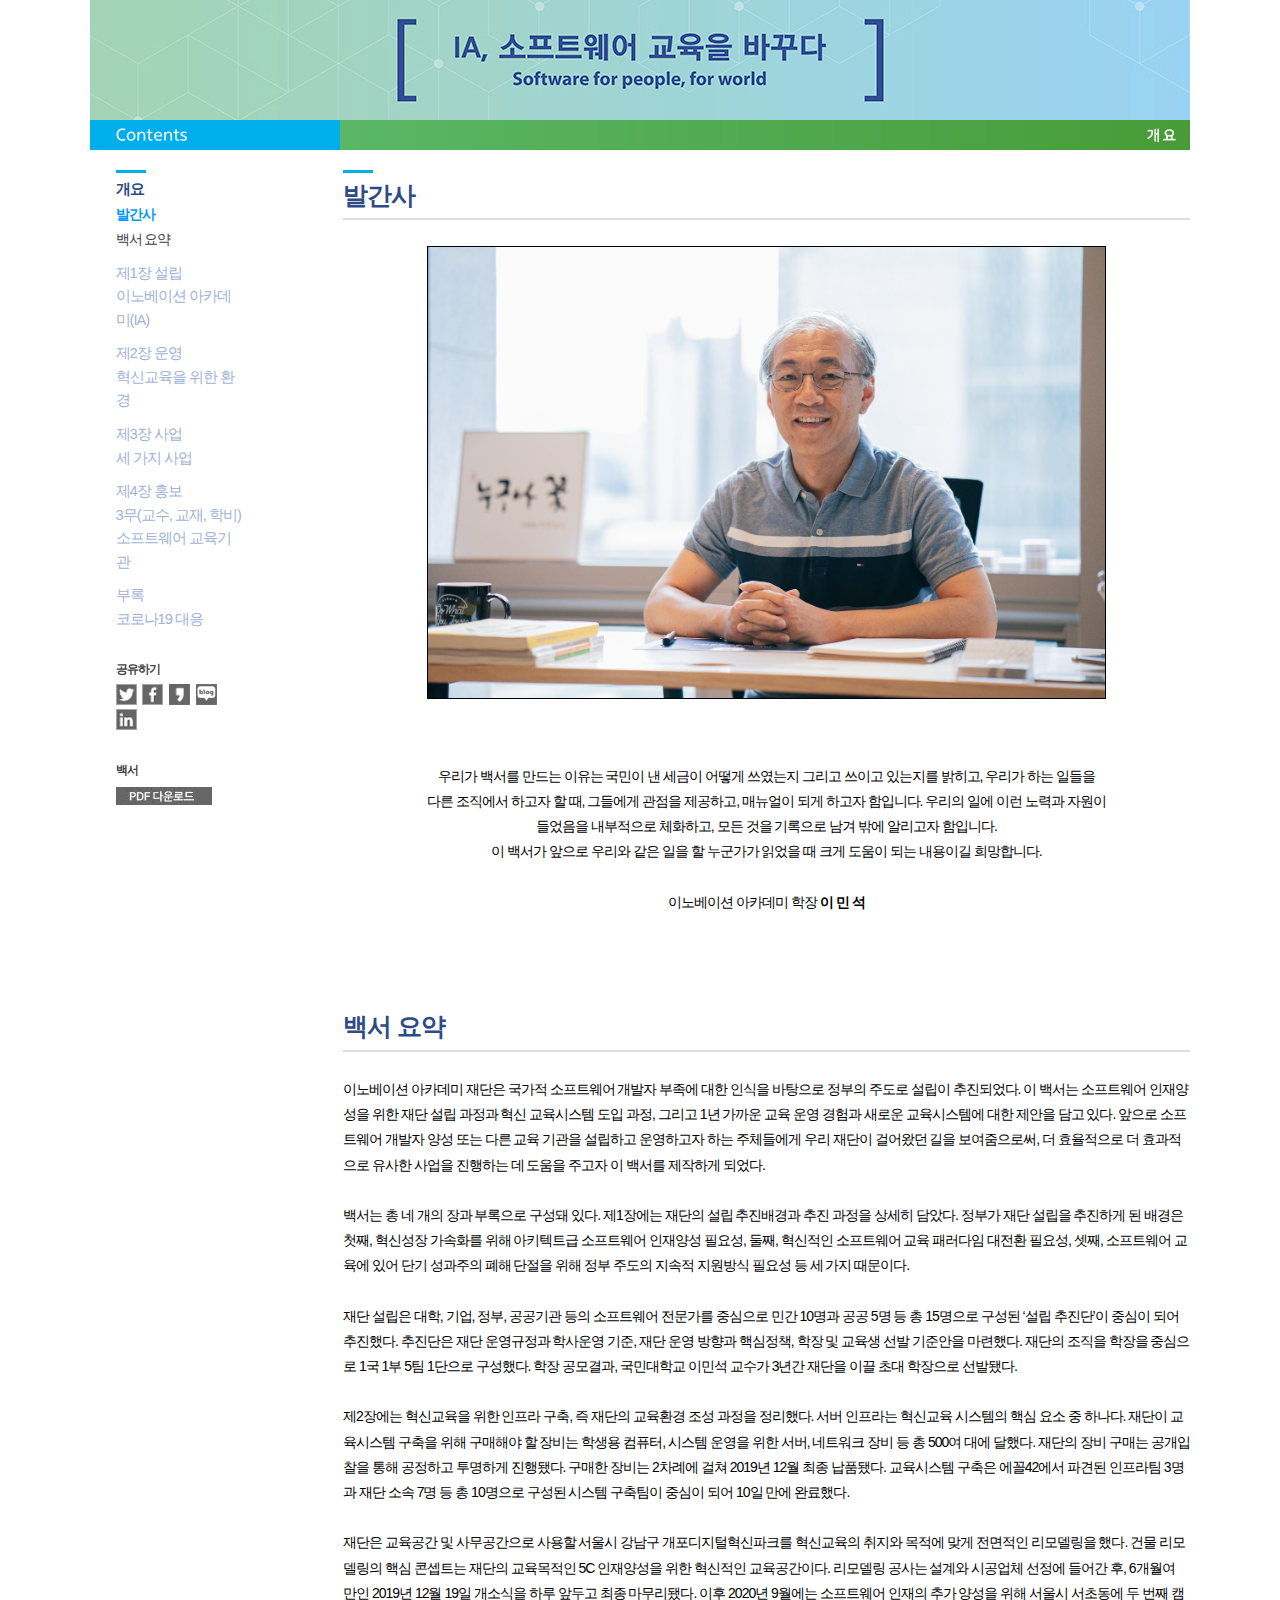
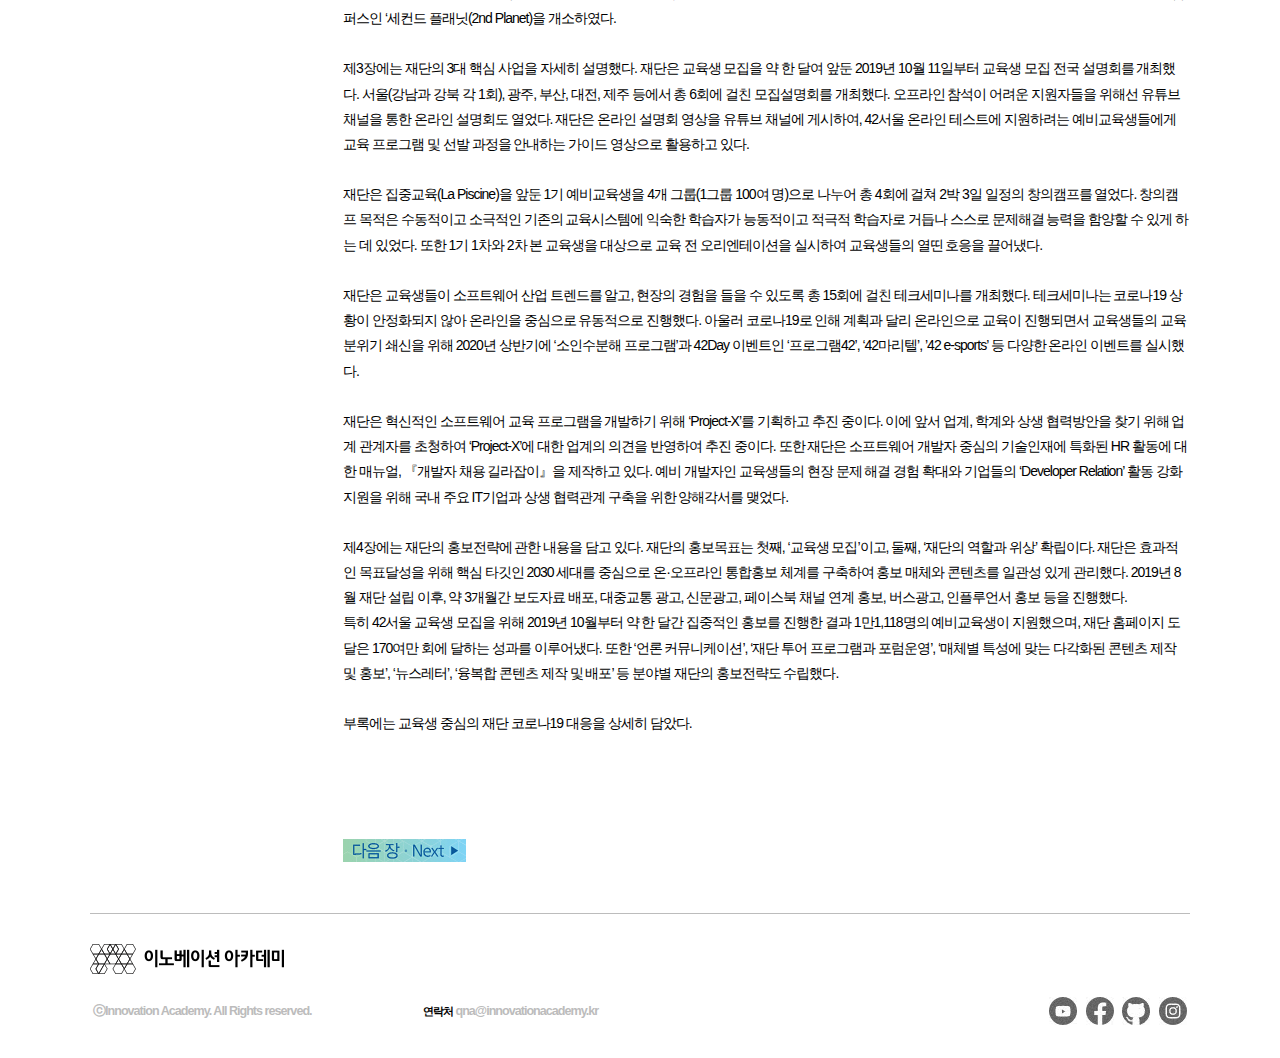
<file: index.html>
<!DOCTYPE html>
<html>
<title>이노베이션 아카데미 백서</title>
<meta charset="UTF-8">
<meta name="viewport" content="width=device-width, initial-scale=1">
<script src="https://ajax.googleapis.com/ajax/libs/jquery/1.12.4/jquery.min.js"></script>
<link rel="stylesheet" href="common/css.css">
<body>
<div id="body_div">
  <div id="top_div">
    <img id="top_banner" class="top_img" src="common/img/top_bg.jpg" width="1100" height="120">
      <img id="bar" class="top_img" src="common/img/chap0_bar.jpg"><img id="mobile_btn" src="common/img/menu.jpg" onclick="open_menu();"><img id="mo_bar" src="common/img/mo_chap0_bar.jpg">
  </div>
  <div id="left_div">
      <div id="left_menu"><img id="close_btn" src="common/img/btn_close.jpg" onclick="close_menu();" style="width:2.0rem;"></div>
    <div class="blue_bar"></div>
    <p class="menu_active_h1">개요</p>
    <ul>
        <li><a href="#section1" class="menu menu_active_h2">발간사</a></li>
        <li><a href="#section2" class="menu menu_h2">백서 요약</a></li>
    </ul>
    <p class="menu_h1" onclick="go('1')">제1장 설립<br/>이노베이션 아카데미(IA)</p>
    <p class="menu_h1" onclick="go('2')">제2장 운영<br/>혁신교육을 위한 환경</p>
    <p class="menu_h1" onclick="go('3')">제3장 사업<br/>세 가지 사업</p>
    <p class="menu_h1" onclick="go('4')">제4장 홍보<br/>3무(교수, 교재, 학비)<br/>소프트웨어 교육기관</p>
    <p class="menu_h1" onclick="go('covid')">부록<br/>코로나19 대응</p>
      <br/>
    <span class="share_down">공유하기</span><br/><a href="https://www.addtoany.com/add_to/twitter?linkurl=http%3A%2F%2Fiawp.kr%2Findex.html" target="_blank"><img src="common/img/icon_tw.jpg"></a> &nbsp;<a href="https://www.addtoany.com/add_to/facebook?linkurl=http%3A%2F%2Fiawp.kr%2F" target="_blank"><img src="common/img/icon_fb.jpg"></a> &nbsp;<a href="https://story.kakao.com/share?url=http%3A%2F%2Fiawp%2Ekr" target="_blank"><img src="common/img/icon_ks.jpg"></a> &nbsp;<a href="http://blog.naver.com/openapi/share?url=http%3A%2F%2Fiawp%2Ekr" target="_blank"><img src="common/img/icon_nv.jpg"></a> &nbsp;<a href="https://www.addtoany.com/add_to/linkedin?linkurl=http%3A%2F%2Fiawp.kr%2F" target="_blank"><img src="common/img/icon_li.jpg"></a><br/><br/>
    <span class="share_down">백서</span><br/><a href="./common/2020_whitepaper_innovationacademy_F.pdf" target="_blank"><img src="common/img/icon_pdf.jpg"></a>
  </div>
  <div id="content"><div class="section1 content_menu"><div class="blue_bar"></div><p class="content_h1_title">발간사</p>
      <img class="top_img" src="common/img/chap1/pic_1_3_3.jpg" width="80%" border="1">
      
<p align="center">우리가 백서를 만드는 이유는 국민이 낸 세금이 어떻게 쓰였는지 그리고 쓰이고 있는지를 밝히고, 우리가 하는 일들을
다른 조직에서 하고자 할 때, 그들에게 관점을 제공하고, 매뉴얼이 되게 하고자 함입니다. 우리의 일에 이런 노력과 자원이
들었음을 내부적으로 체화하고, 모든 것을 기록으로 남겨 밖에 알리고자 함입니다.
이 백서가 앞으로 우리와 같은 일을 할 누군가가 읽었을 때 크게 도움이 되는 내용이길 희망합니다.

      이노베이션 아카데미 학장 <b>이 민 석</b>
</p>
</div>
<div class="section2 content_menu">
<p class="content_h1_title">백서 요약</p>
 이노베이션 아카데미 재단은 국가적 소프트웨어 개발자 부족에 대한 인식을 바탕으로 정부의 주도로 설립이 추진되었다. 이 백서는 소프트웨어 인재양성을 위한 재단 설립 과정과 혁신 교육시스템 도입 과정, 그리고 1년 가까운 교육 운영 경험과 새로운 교육시스템에 대한 제안을 담고 있다. 앞으로 소프트웨어 개발자 양성 또는 다른 교육 기관을 설립하고 운영하고자 하는 주체들에게 우리 재단이 걸어왔던 길을 보여줌으로써, 더 효율적으로 더 효과적으로 유사한 사업을 진행하는 데 도움을 주고자 이 백서를 제작하게 되었다.
      
백서는 총 네 개의 장과 부록으로 구성돼 있다. 제1장에는 재단의 설립 추진배경과 추진 과정을 상세히 담았다. 정부가 재단 설립을 추진하게 된 배경은 첫째, 혁신성장 가속화를 위해 아키텍트급 소프트웨어 인재양성 필요성, 둘째, 혁신적인 소프트웨어 교육 패러다임 대전환 필요성, 셋째, 소프트웨어 교육에 있어 단기 성과주의 폐해 단절을 위해 정부 주도의 지속적 지원방식 필요성 등 세 가지 때문이다.
      
재단 설립은 대학, 기업, 정부, 공공기관 등의 소프트웨어 전문가를 중심으로 민간 10명과 공공 5명 등 총 15명으로 구성된 ‘설립 추진단’이 중심이 되어 추진했다. 추진단은 재단 운영규정과 학사운영 기준, 재단 운영 방향과 핵심정책, 학장 및 교육생 선발 기준안을 마련했다. 재단의 조직을 학장을 중심으로 1국 1부 5팀 1단으로 구성했다. 학장 공모결과, 국민대학교 이민석 교수가 3년간 재단을 이끌 초대 학장으로 선발됐다.
      
제2장에는 혁신교육을 위한 인프라 구축, 즉 재단의 교육환경 조성 과정을 정리했다. 서버 인프라는 혁신교육 시스템의 핵심 요소 중 하나다. 재단이 교육시스템 구축을 위해 구매해야 할 장비는 학생용 컴퓨터, 시스템 운영을 위한 서버, 네트워크 장비 등 총 500여 대에 달했다. 재단의 장비 구매는 공개입찰을 통해 공정하고 투명하게 진행됐다. 구매한 장비는 2차례에 걸쳐 2019년 12월 최종 납품됐다. 교육시스템 구축은 에꼴42에서 파견된 인프라팀 3명과 재단 소속 7명 등 총 10명으로 구성된 시스템 구축팀이 중심이 되어 10일 만에 완료했다.
      
재단은 교육공간 및 사무공간으로 사용할 서울시 강남구 개포디지털혁신파크를 혁신교육의 취지와 목적에 맞게 전면적인 리모델링을 했다. 건물 리모델링의 핵심 콘셉트는 재단의 교육목적인 5C 인재양성을 위한 혁신적인 교육공간이다. 리모델링 공사는 설계와 시공업체 선정에 들어간 후, 6개월여 만인 2019년 12월 19일 개소식을 하루 앞두고 최종 마무리됐다. 이후 2020년 9월에는 소프트웨어 인재의 추가 양성을 위해 서울시 서초동에 두 번째 캠퍼스인 ‘세컨드 플래닛(2nd Planet)을 개소하였다.
      
제3장에는 재단의 3대 핵심 사업을 자세히 설명했다. 재단은 교육생 모집을 약 한 달여 앞둔 2019년 10월 11일부터 교육생 모집 전국 설명회를 개최했다. 서울(강남과 강북 각 1회), 광주, 부산, 대전, 제주 등에서 총 6회에 걸친 모집설명회를 개최했다. 오프라인 참석이 어려운 지원자들을 위해선 유튜브 채널을 통한 온라인 설명회도 열었다. 재단은 온라인 설명회 영상을 유튜브 채널에 게시하여, 42서울 온라인 테스트에 지원하려는 예비교육생들에게 교육 프로그램 및 선발 과정을 안내하는 가이드 영상으로 활용하고 있다.
      
재단은 집중교육(La Piscine)을 앞둔 1기 예비교육생을 4개 그룹(1그룹 100여 명)으로 나누어 총 4회에 걸쳐 2박 3일 일정의 창의캠프를 열었다. 창의캠프 목적은 수동적이고 소극적인 기존의 교육시스템에 익숙한 학습자가 능동적이고 적극적 학습자로 거듭나 스스로 문제해결 능력을 함양할 수 있게 하는 데 있었다. 또한 1기 1차와 2차 본 교육생을 대상으로 교육 전 오리엔테이션을 실시하여 교육생들의 열띤 호응을 끌어냈다.

재단은 교육생들이 소프트웨어 산업 트렌드를 알고, 현장의 경험을 들을 수 있도록 총 15회에 걸친 테크세미나를 개최했다. 테크세미나는 코로나19 상황이 안정화되지 않아 온라인을 중심으로 유동적으로 진행했다. 아울러 코로나19로 인해 계획과 달리 온라인으로 교육이 진행되면서 교육생들의 교육 분위기 쇄신을 위해 2020년 상반기에 ‘소인수분해 프로그램’과 42Day 이벤트인 ‘프로그램42’, ‘42마리텔’, ’42 e-sports’ 등 다양한 온라인 이벤트를 실시했다.
      
재단은 혁신적인 소프트웨어 교육 프로그램을 개발하기 위해 ‘Project-X’를 기획하고 추진 중이다. 이에 앞서 업계, 학계와 상생 협력방안을 찾기 위해 업계 관계자를 초청하여 ‘Project-X’에 대한 업계의 의견을 반영하여 추진 중이다. 또한 재단은 소프트웨어 개발자 중심의 기술인재에 특화된 HR 활동에 대한 매뉴얼, 『개발자 채용 길라잡이』을 제작하고 있다. 예비 개발자인 교육생들의 현장 문제 해결 경험 확대와 기업들의 ‘Developer Relation’ 활동 강화 지원을 위해 국내 주요 IT기업과 상생 협력관계 구축을 위한 양해각서를 맺었다.
      
제4장에는 재단의 홍보전략에 관한 내용을 담고 있다. 재단의 홍보목표는 첫째, ‘교육생 모집’이고, 둘째, ‘재단의 역할과 위상’ 확립이다. 재단은 효과적인 목표달성을 위해 핵심 타깃인 2030 세대를 중심으로 온·오프라인 통합홍보 체계를 구축하여 홍보 매체와 콘텐츠를 일관성 있게 관리했다. 2019년 8월 재단 설립 이후, 약 3개월간 보도자료 배포, 대중교통 광고, 신문광고, 페이스북 채널 연계 홍보, 버스광고, 인플루언서 홍보 등을 진행했다.
특히 42서울 교육생 모집을 위해 2019년 10월부터 약 한 달간 집중적인 홍보를 진행한 결과 1만1,118명의 예비교육생이 지원했으며, 재단 홈페이지 도달은 170여만 회에 달하는 성과를 이루어냈다. 또한 ‘언론 커뮤니케이션’, ‘재단 투어 프로그램과 포럼운영’, ‘매체별 특성에 맞는 다각화된 콘텐츠 제작 및 홍보’, ‘뉴스레터’, ‘융복합 콘텐츠 제작 및 배포’ 등 분야별 재단의 홍보전략도 수립했다.
      
부록에는 교육생 중심의 재단 코로나19 대응을 상세히 담았다.
</div>
      
      
      
      <a href="#" onclick="go('1')"><img src="./common/img/next_btn1.jpg"></a>
      
      
  </div>

<div id="footer_div">
  <img src="./common/img/ia_logo_black.png" style="margin-bottom:20px;">
  <table width="100%">
    <tr>
      <td width="30%"><span class="footer_copyright">ⓒInnovation Academy. All Rights reserved.</span></td>
      <td><span class="footer_txt">연락처</span> <span class="footer_copyright"><a href="mailto:qna@innovationacademy.kr">qna@innovationacademy.kr</a></span></td>
      <td align="right"><a href="https://www.youtube.com/channel/UC5pBkQjap4TW-LJryKZQegQ" target="_blank"><img src="common/img/icon_youtube.jpg"></a> &nbsp; <a href="https://www.facebook.com/inno.aca/" target="_blank"><img src="common/img/icon_fb_f.jpg"></a> &nbsp; <a href="https://github.com/innovationacademy-kr/FAQ" target="_blank"><img src="common/img/icon_github.jpg"></a> &nbsp; <a href="https://www.instagram.com/inno.aca" target="_blank"><img src="common/img/icon_insta.jpg"></a></td>
    </tr>
  </table>
</div>
</div>
<img id="top_btn" src="common/img/top_btn.jpg" width="31" height="30" href="#">
<script src="./common/ia_js.js"></script>
</body>
</html>
</file>
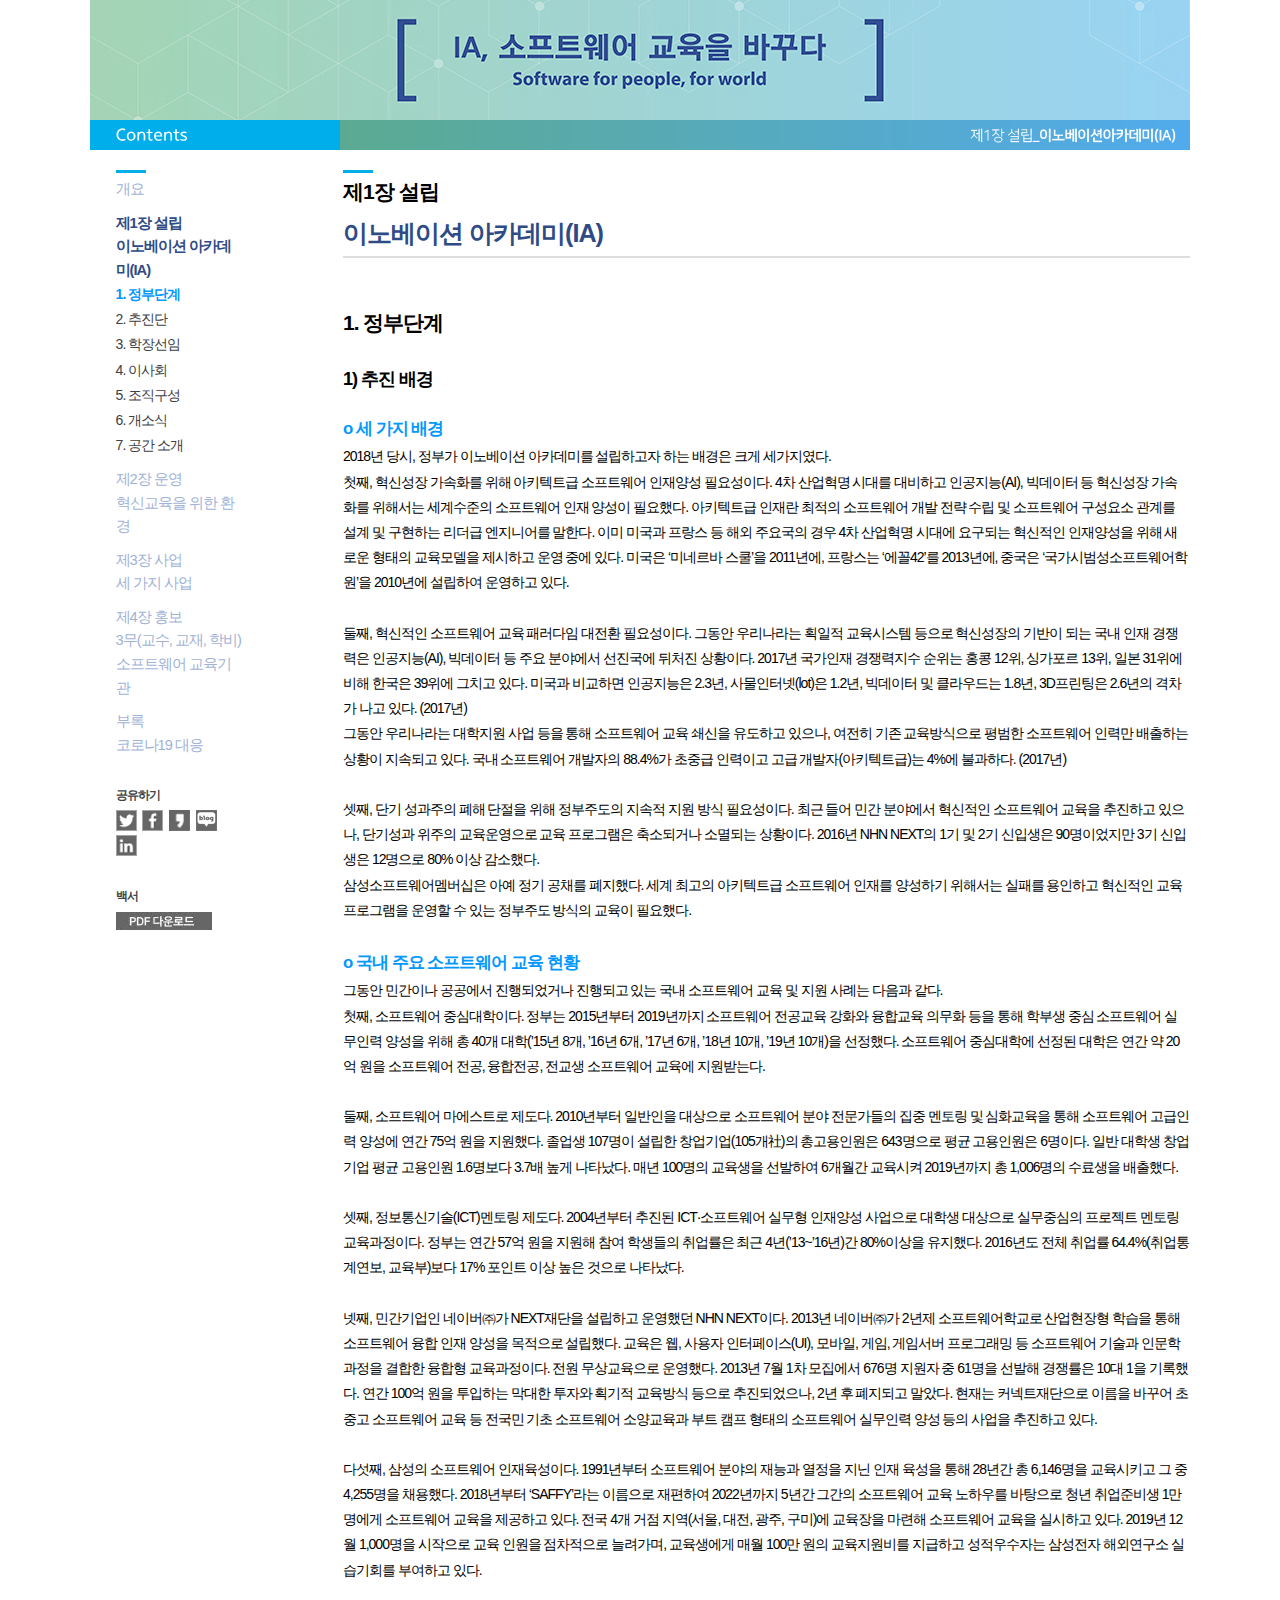
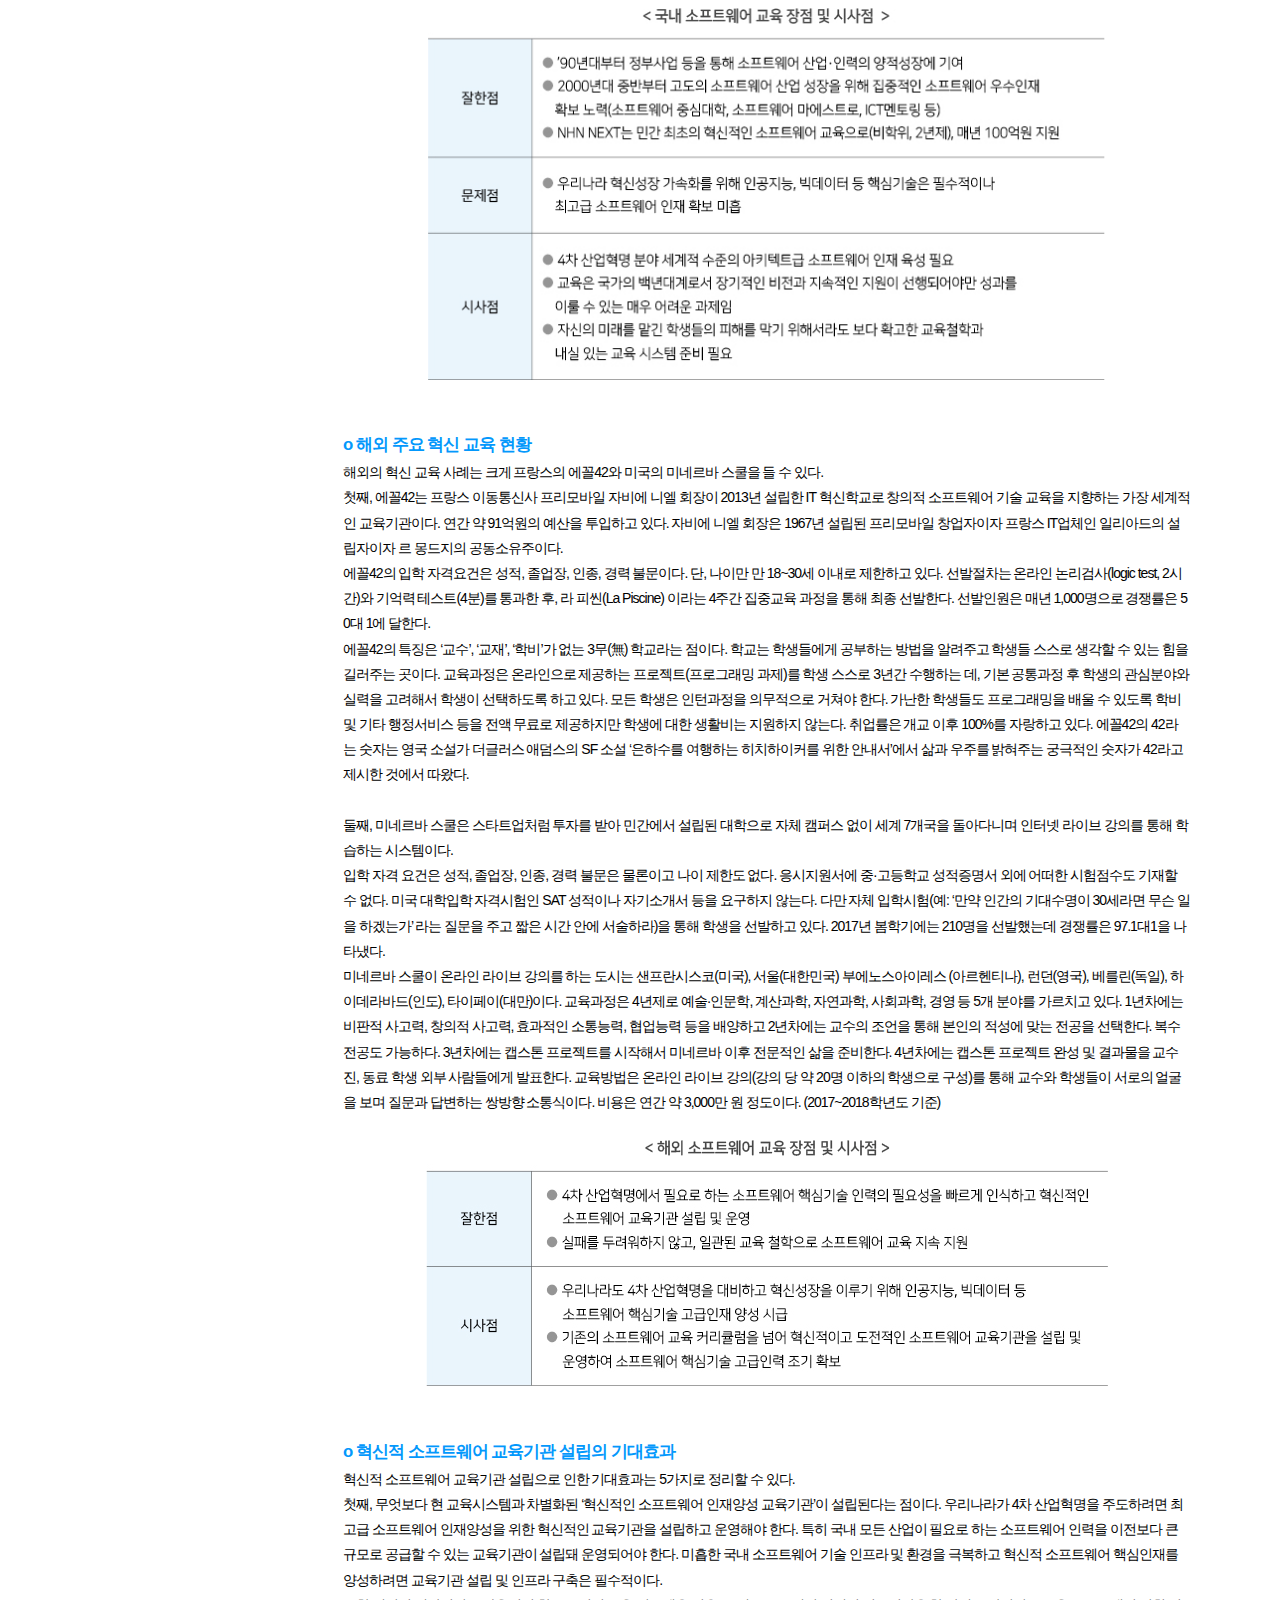
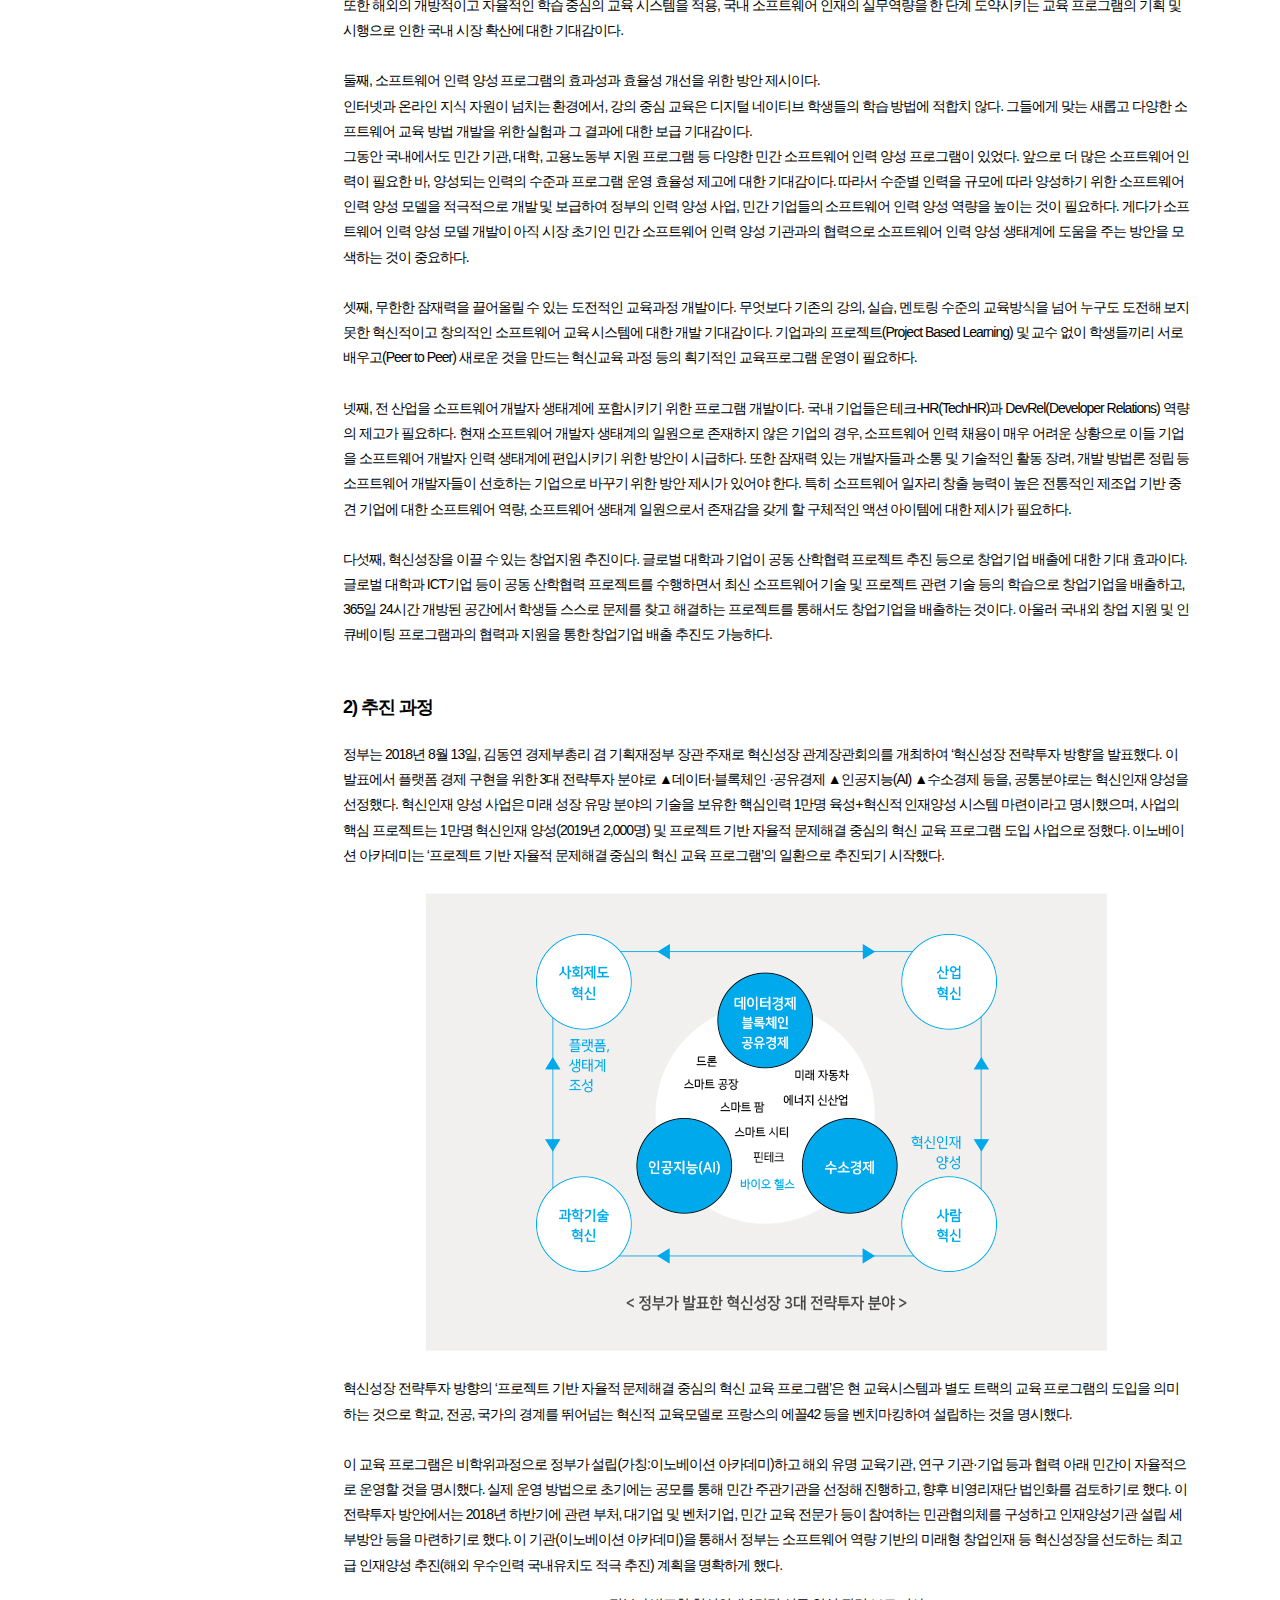
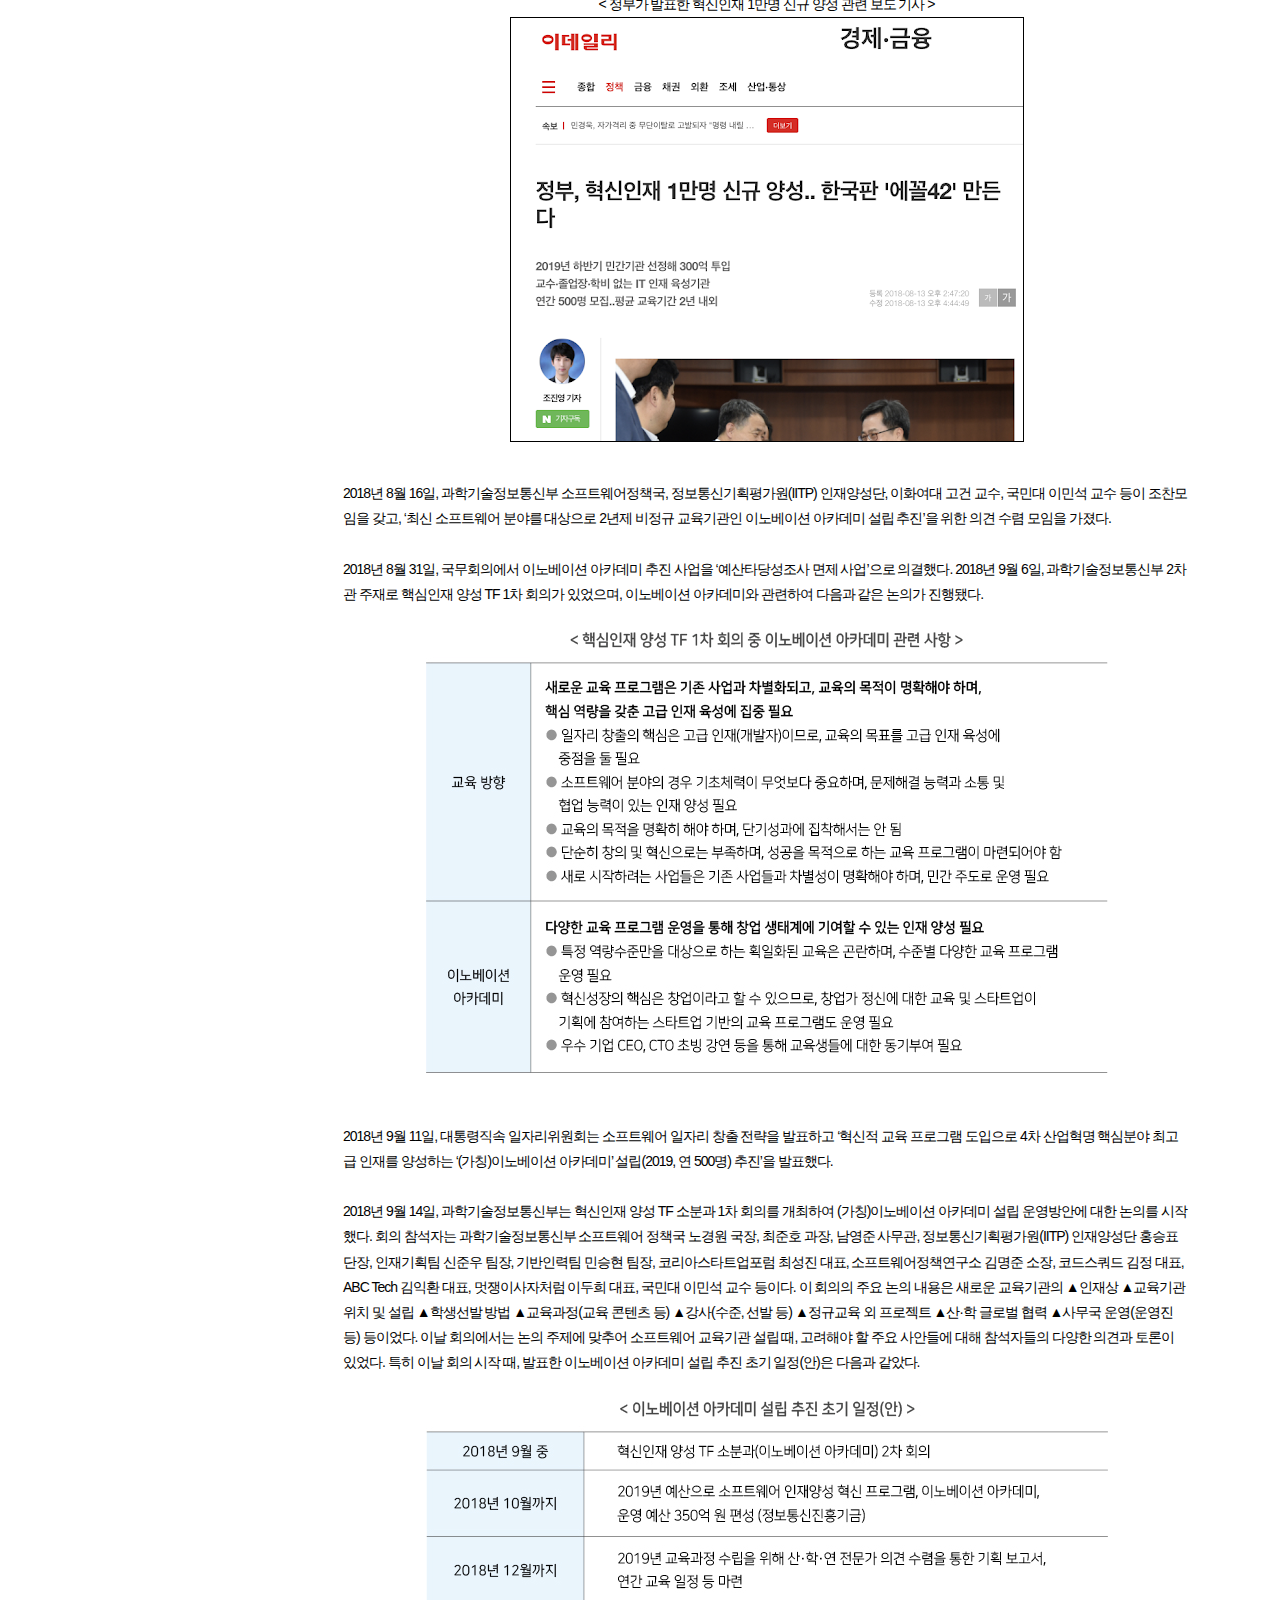
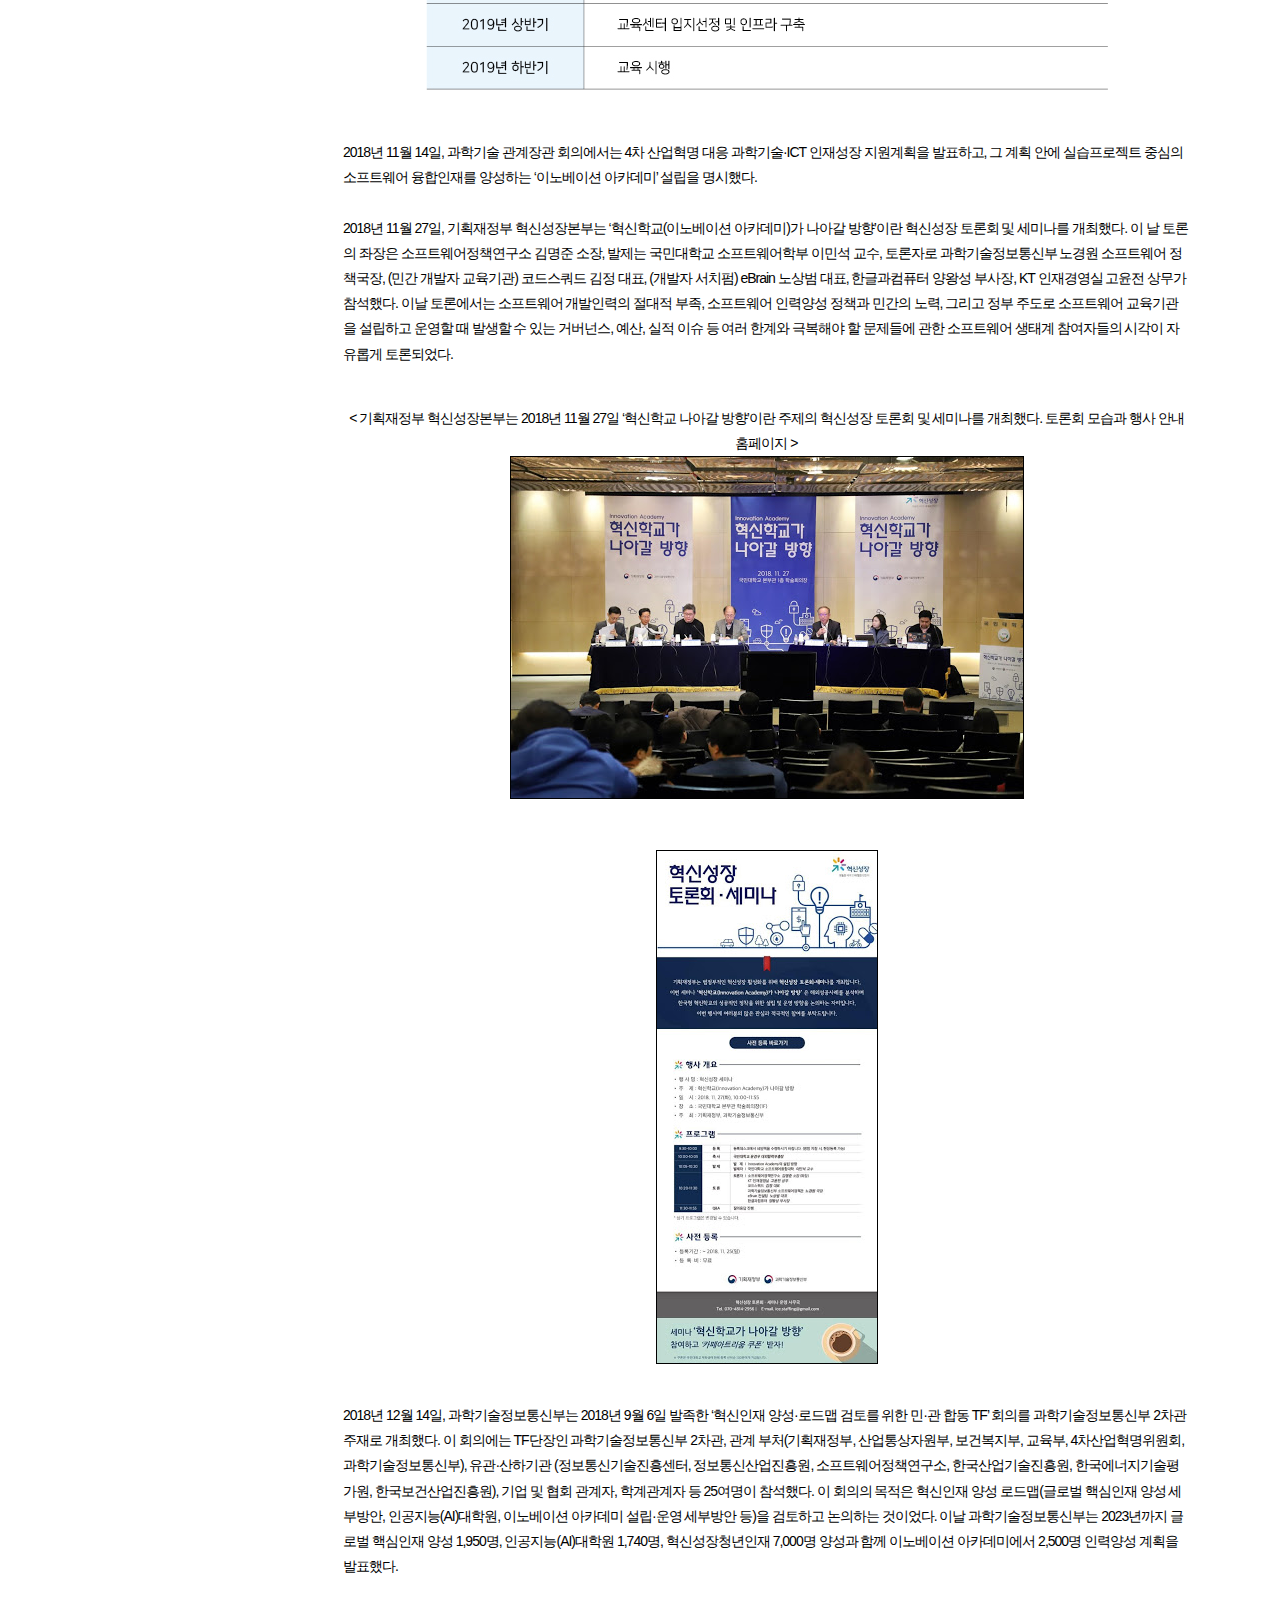
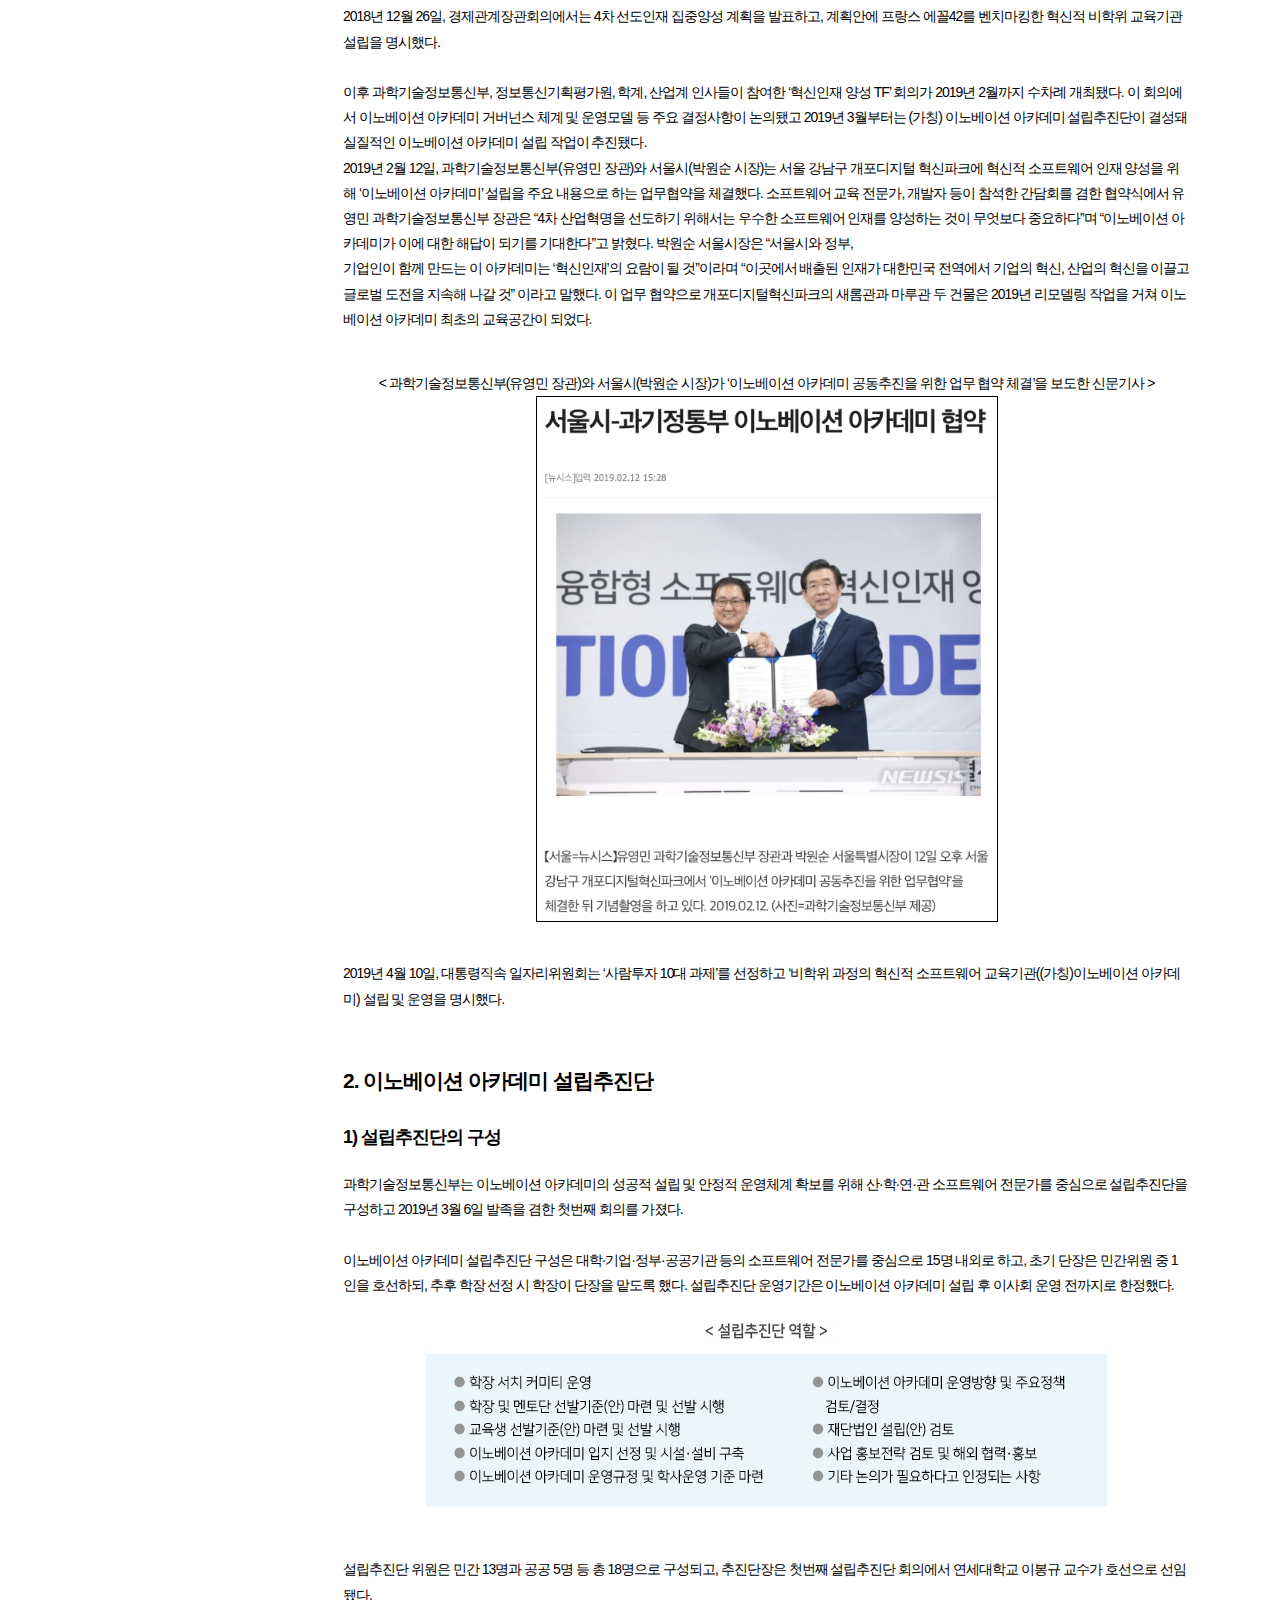
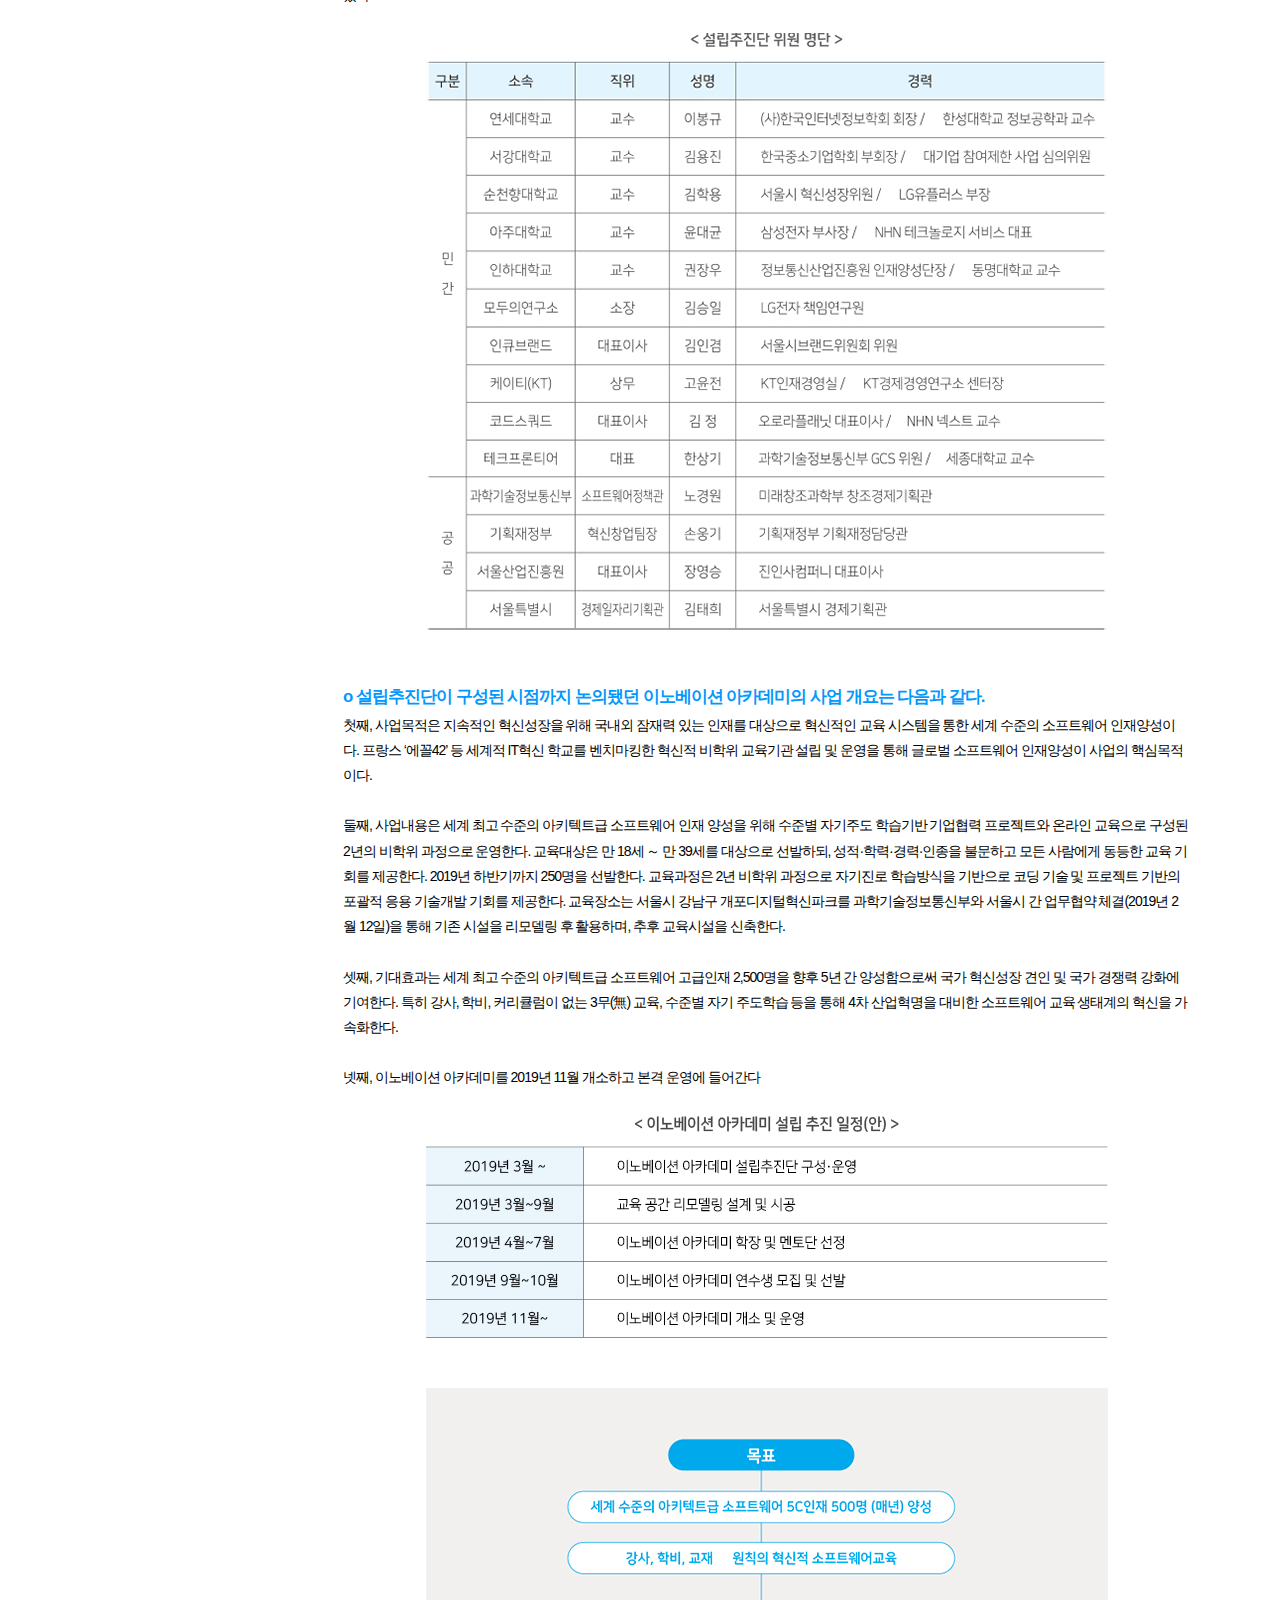
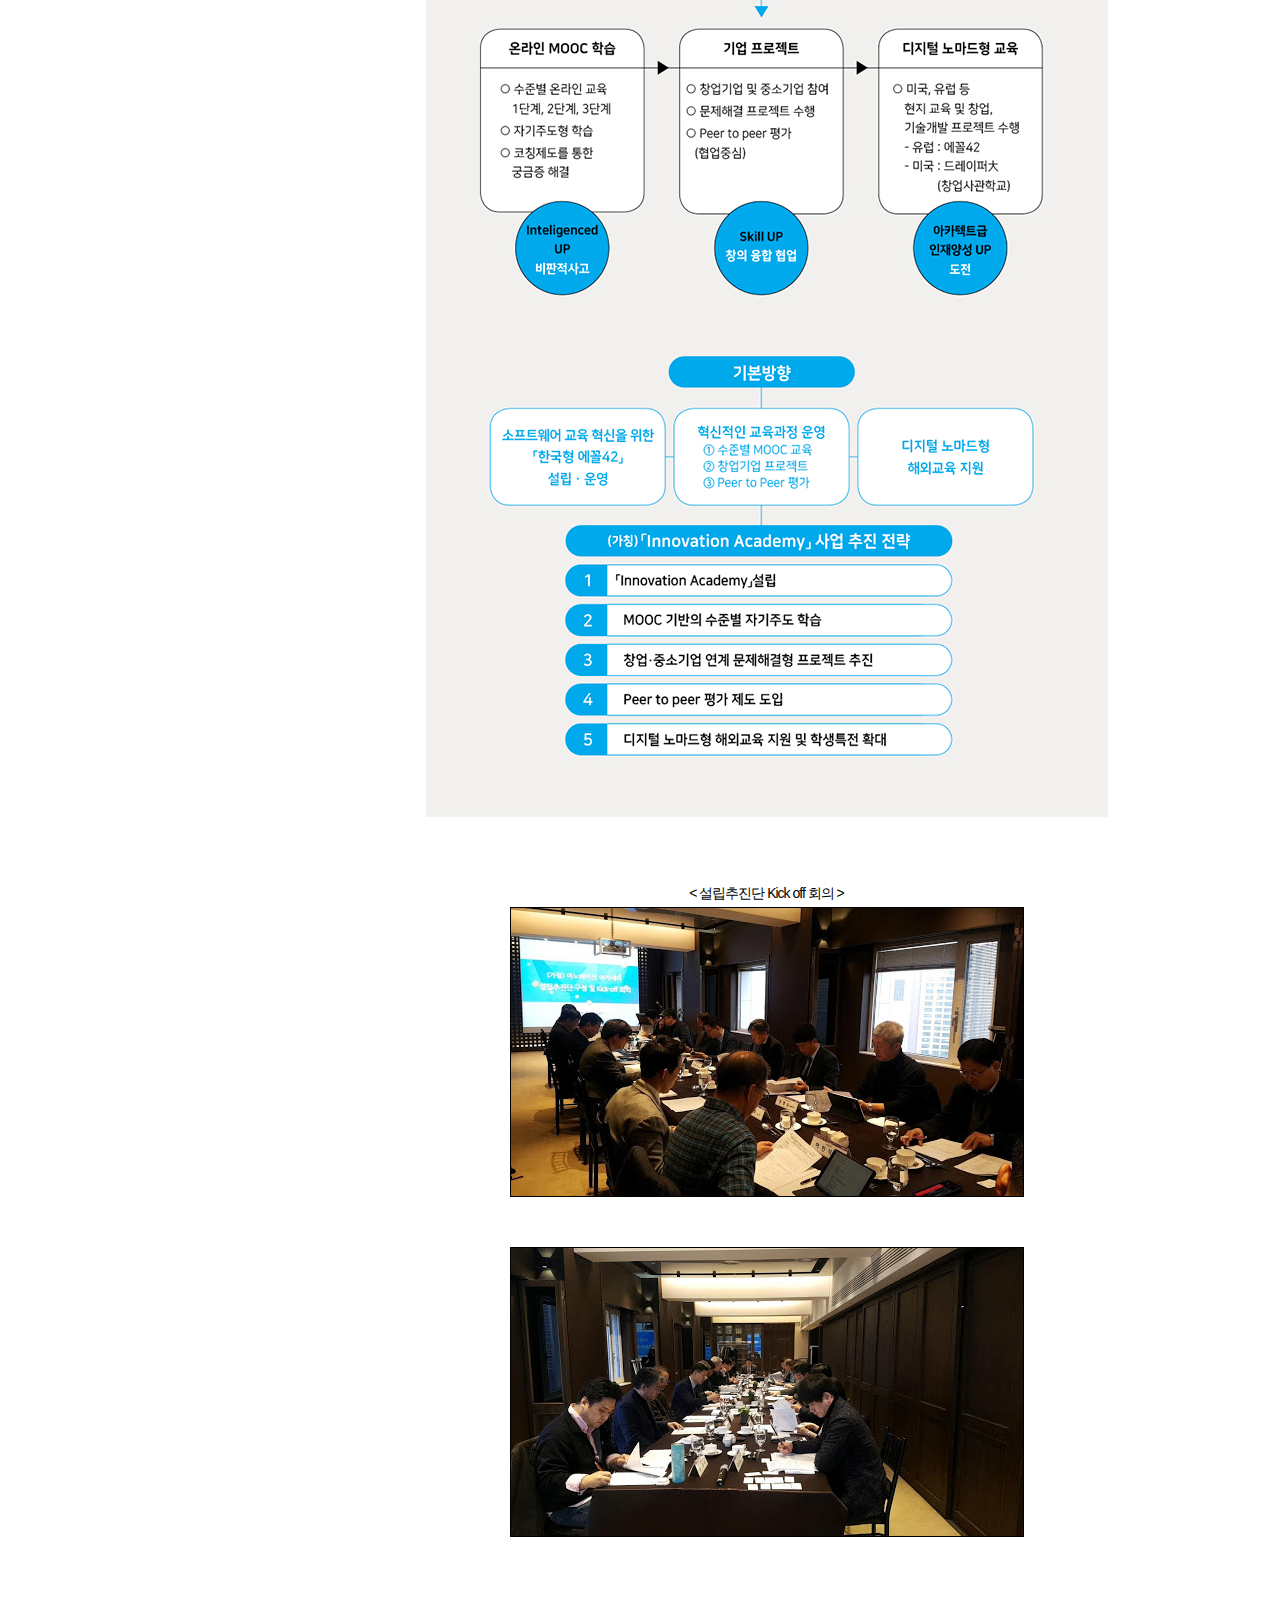
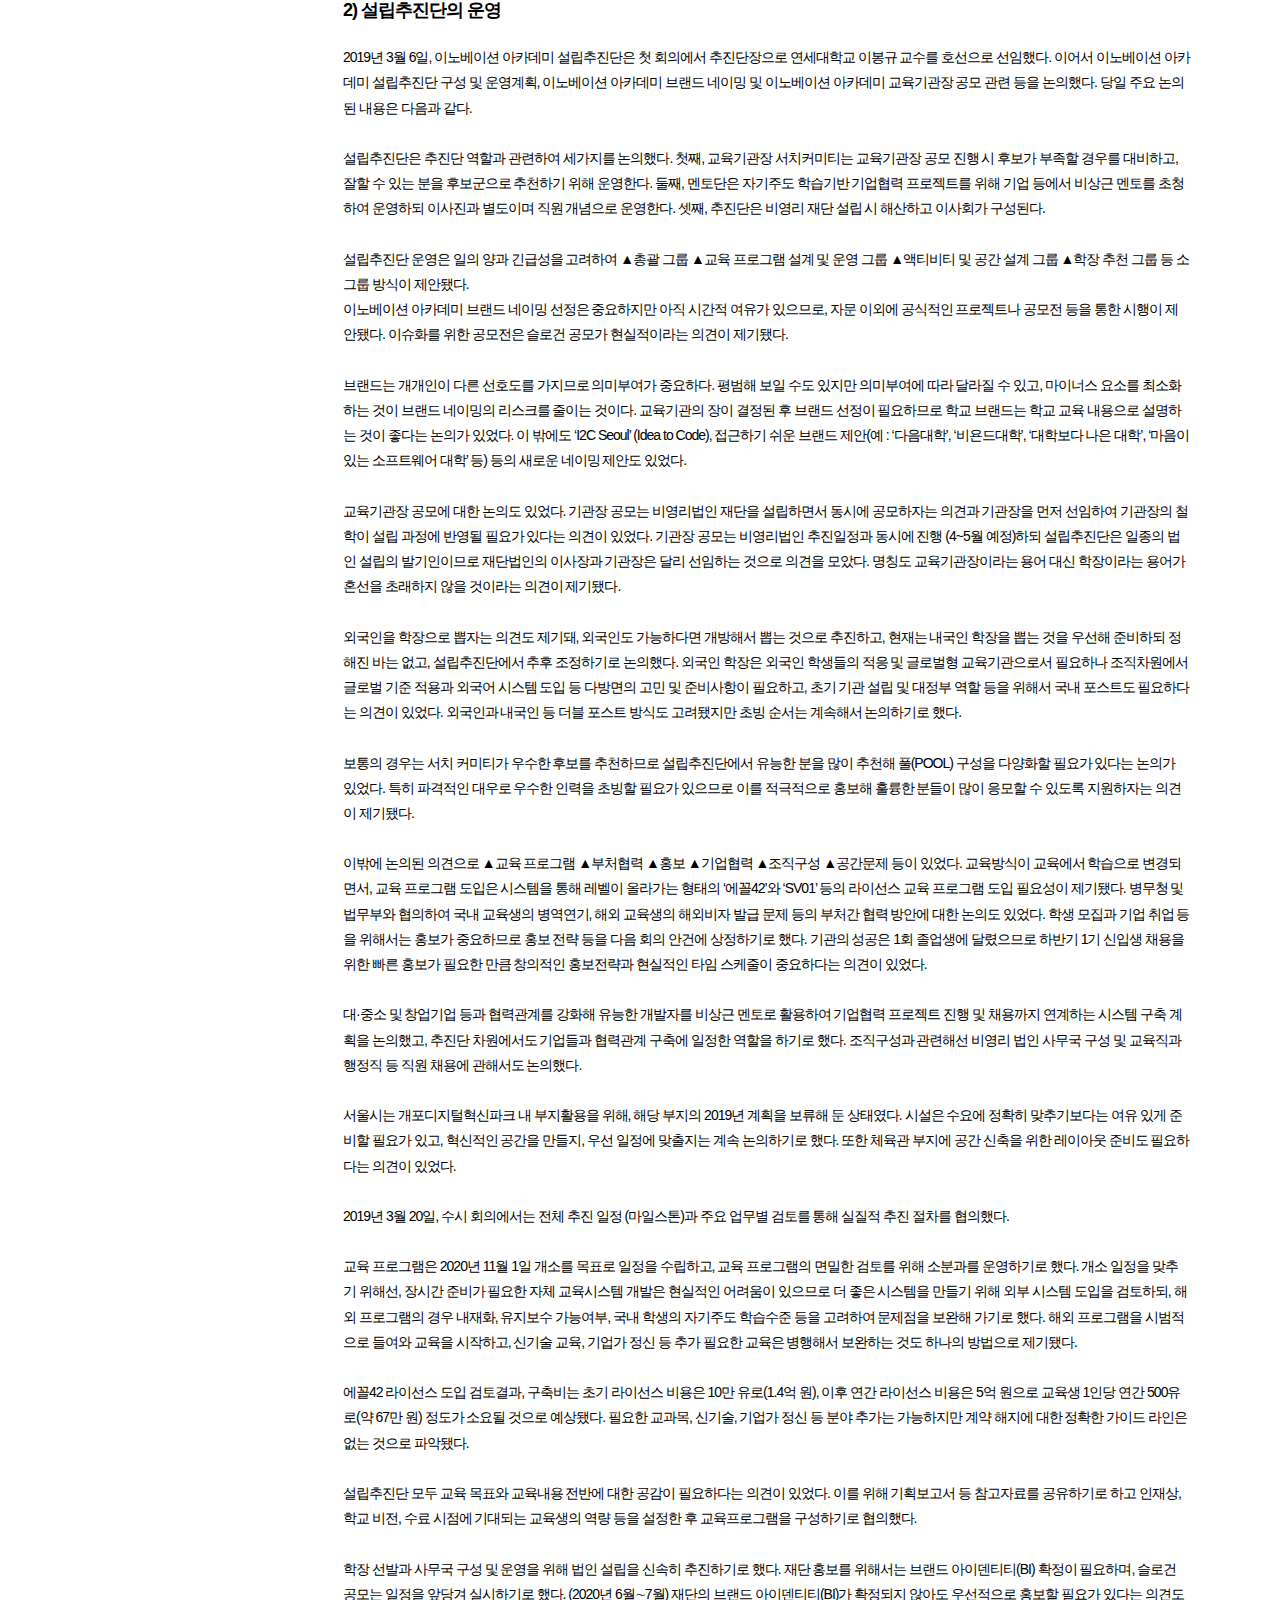
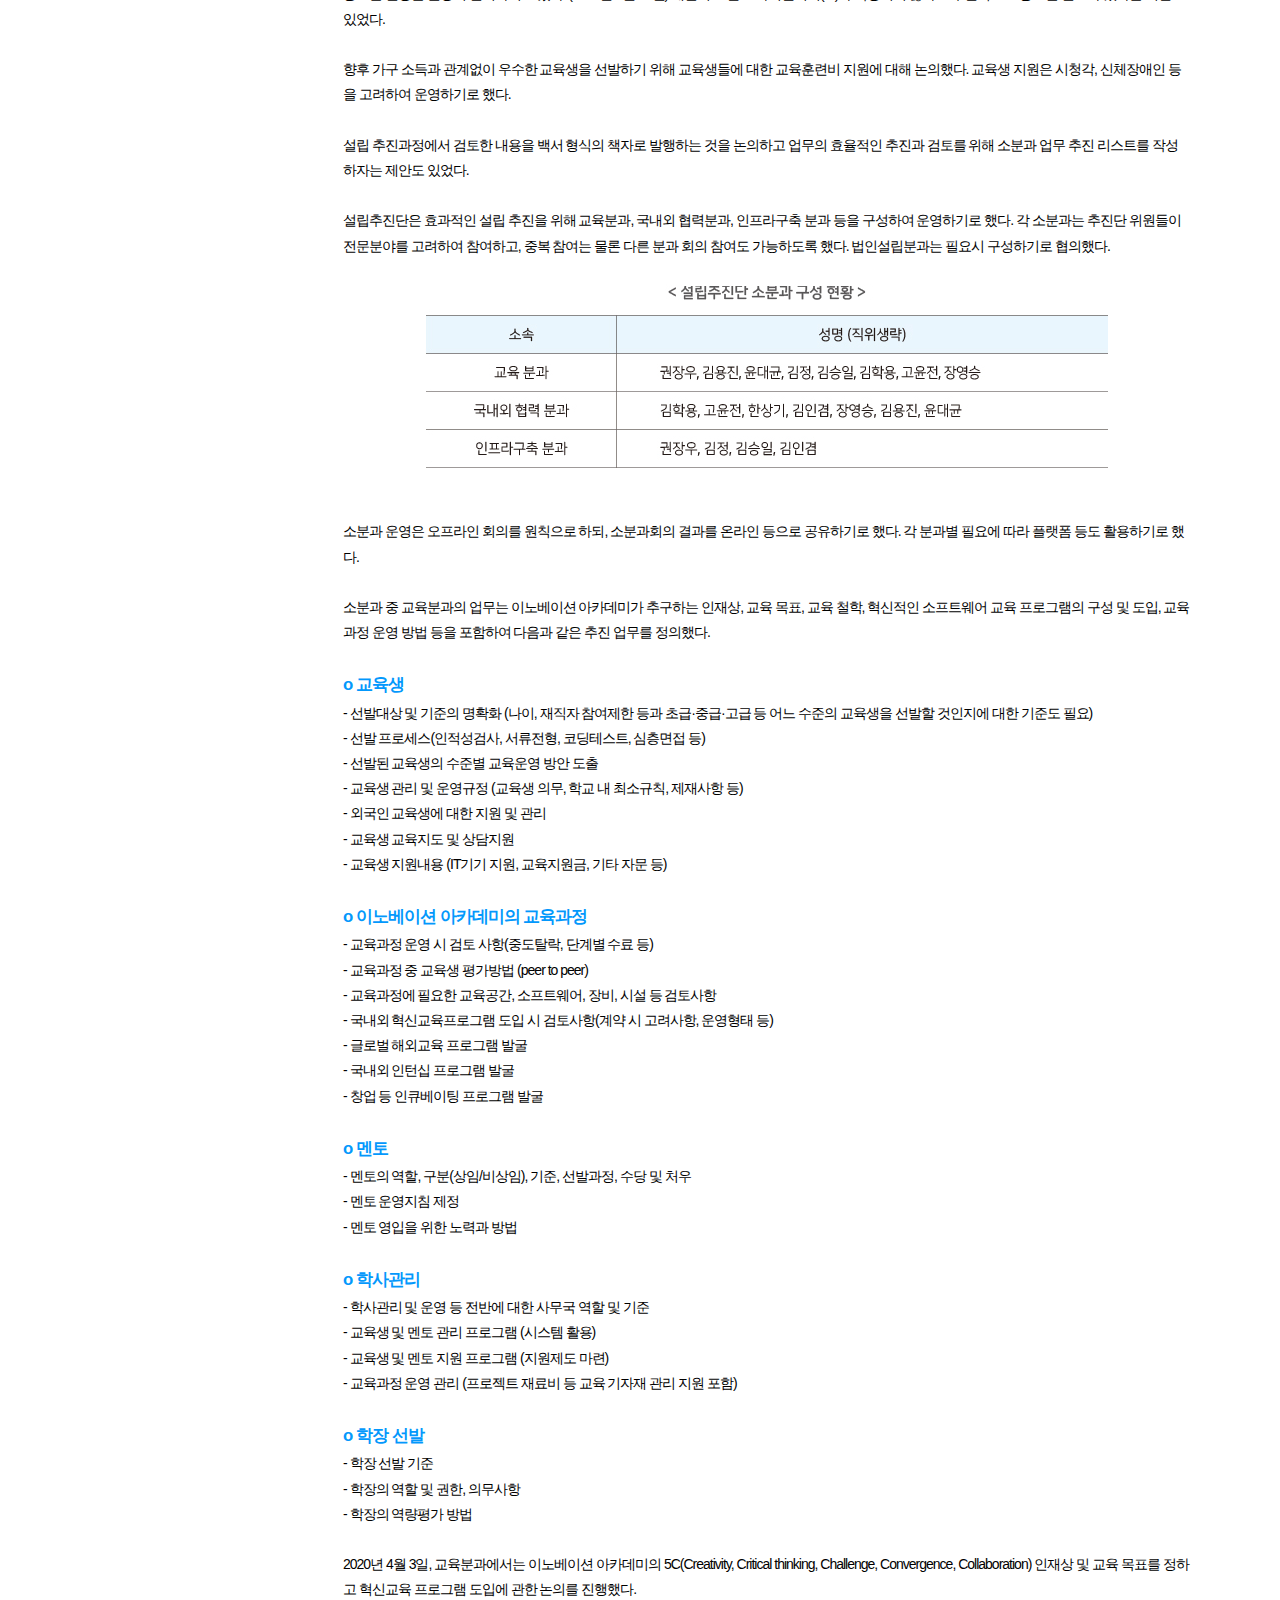
<file: 1.html>
<!DOCTYPE html>
<html>
<title>이노베이션 아카데미 백서</title>
<meta charset="UTF-8">
<meta name="viewport" content="width=device-width, initial-scale=1">
<script src="https://ajax.googleapis.com/ajax/libs/jquery/1.12.4/jquery.min.js"></script>
<link rel="stylesheet" href="common/css.css">
<body>
<div id="body_div">
  <div id="top_div">
    <img id="top_banner" class="top_img" src="common/img/top_bg.jpg" width="1100" height="120">
      <img id="bar" class="top_img" src="common/img/chap1_bar.jpg"><img id="mobile_btn" src="common/img/menu.jpg" onclick="open_menu();"><img id="mo_bar" src="common/img/mo_chap1_bar.jpg">
  </div>
  <div id="left_div">
      <div id="left_menu"><img id="close_btn" src="common/img/btn_close.jpg" onclick="close_menu();" style="width:2.0rem;"></div>
    <div class="blue_bar"></div>
    <p class="menu_h1_first" onclick="go('index')">개요</p>    
    <p class="menu_active_h1_other">제1장 설립<br/>이노베이션 아카데미(IA)</p>
      <ul>
        <li><a href="#section1" class="menu menu_active_h2">1. 정부단계</a></li>
        <li><a href="#section2" class="menu menu_h2">2. 추진단</a></li>
        <li><a href="#section3" class="menu menu_h2">3. 학장선임</a></li>
        <li><a href="#section4" class="menu menu_h2">4. 이사회</a></li>
        <li><a href="#section5" class="menu menu_h2">5. 조직구성</a></li>
        <li><a href="#section6" class="menu menu_h2">6. 개소식</a></li>
        <li><a href="#section7" class="menu menu_h2">7. 공간 소개</a></li>
    </ul>
    <p class="menu_h1" onclick="go('2')">제2장 운영<br/>혁신교육을 위한 환경</p>
    <p class="menu_h1" onclick="go('3')">제3장 사업<br/>세 가지 사업</p>
    <p class="menu_h1" onclick="go('4')">제4장 홍보<br/>3무(교수, 교재, 학비)<br/>소프트웨어 교육기관</p>
    <p class="menu_h1" onclick="go('covid')">부록<br/>코로나19 대응</p>
      <br/>
    <span class="share_down">공유하기</span><br/><a href="https://www.addtoany.com/add_to/twitter?linkurl=http%3A%2F%2Fiawp.kr%2Findex.html" target="_blank"><img src="common/img/icon_tw.jpg"></a> &nbsp;<a href="https://www.addtoany.com/add_to/facebook?linkurl=http%3A%2F%2Fiawp.kr%2F" target="_blank"><img src="common/img/icon_fb.jpg"></a> &nbsp;<a href="https://story.kakao.com/share?url=http%3A%2F%2Fiawp%2Ekr" target="_blank"><img src="common/img/icon_ks.jpg"></a> &nbsp;<a href="http://blog.naver.com/openapi/share?url=http%3A%2F%2Fiawp%2Ekr" target="_blank"><img src="common/img/icon_nv.jpg"></a> &nbsp;<a href="https://www.addtoany.com/add_to/linkedin?linkurl=http%3A%2F%2Fiawp.kr%2F" target="_blank"><img src="common/img/icon_li.jpg"></a><br/><br/>
    <span class="share_down">백서</span><br/><a href="./common/2020_whitepaper_innovationacademy_F.pdf" target="_blank"><img src="common/img/icon_pdf.jpg"></a>
  </div>
  <div id="content"><div class="section1 content_menu"><div class="blue_bar"></div><p class="content_h1">제1장 설립</p><p class="content_h1_title">이노베이션 아카데미(IA)</p>
 <p class="content_h2">1. 정부단계</p><p class="content_h3">1) 추진 배경</p><p class="content_h4"> ο 세 가지 배경</p>2018년 당시, 정부가 이노베이션 아카데미를 설립하고자 하는 배경은 크게 세가지였다.
첫째, 혁신성장 가속화를 위해 아키텍트급 소프트웨어 인재양성 필요성이다. 4차 산업혁명 시대를 대비하고 인공지능(AI), 빅데이터 등 혁신성장 가속화를 위해서는 세계수준의 소프트웨어 인재 양성이 필요했다. 아키텍트급 인재란 최적의 소프트웨어 개발 전략 수립 및 소프트웨어 구성요소 관계를 설계 및 구현하는 리더급 엔지니어를 말한다. 이미 미국과 프랑스 등 해외 주요국의 경우 4차 산업혁명 시대에 요구되는 혁신적인 인재양성을 위해 새로운 형태의 교육모델을 제시하고 운영 중에 있다. 미국은 ‘미네르바 스쿨’을 2011년에, 프랑스는 ‘에꼴42’를 2013년에, 중국은 ‘국가시범성소프트웨어학원’을 2010년에 설립하여 운영하고 있다.

둘째, 혁신적인 소프트웨어 교육 패러다임 대전환 필요성이다. 그동안 우리나라는 획일적 교육시스템 등으로 혁신성장의 기반이 되는 국내 인재 경쟁력은 인공지능(AI), 빅데이터 등 주요 분야에서 선진국에 뒤처진 상황이다. 2017년 국가인재 경쟁력지수 순위는 홍콩 12위, 싱가포르 13위, 일본 31위에 비해 한국은 39위에 그치고 있다. 미국과 비교하면 인공지능은 2.3년, 사물인터넷(lot)은 1.2년, 빅데이터 및 클라우드는 1.8년, 3D프린팅은 2.6년의 격차가 나고 있다. (2017년)
그동안 우리나라는 대학지원 사업 등을 통해 소프트웨어 교육 쇄신을 유도하고 있으나, 여전히 기존 교육방식으로 평범한 소프트웨어 인력만 배출하는 상황이 지속되고 있다. 국내 소프트웨어 개발자의 88.4%가 초중급 인력이고 고급 개발자(아키텍트급)는 4%에 불과하다. (2017년)

셋째, 단기 성과주의 폐해 단절을 위해 정부주도의 지속적 지원 방식 필요성이다. 최근 들어 민간 분야에서 혁신적인 소프트웨어 교육을 추진하고 있으나, 단기성과 위주의 교육운영으로 교육 프로그램은 축소되거나 소멸되는 상황이다. 2016년 NHN NEXT의 1기 및 2기 신입생은 90명이었지만 3기 신입생은 12명으로 80% 이상 감소했다.
삼성소프트웨어멤버십은 아예 정기 공채를 폐지했다. 세계 최고의 아키텍트급 소프트웨어 인재를 양성하기 위해서는 실패를 용인하고 혁신적인 교육 프로그램을 운영할 수 있는 정부주도 방식의 교육이 필요했다.

<p class="content_h4"> ο 국내 주요 소프트웨어 교육 현황</p>그동안 민간이나 공공에서 진행되었거나 진행되고 있는 국내 소프트웨어 교육 및 지원 사례는 다음과 같다.
첫째, 소프트웨어 중심대학이다. 정부는 2015년부터 2019년까지 소프트웨어 전공교육 강화와 융합교육 의무화 등을 통해 학부생 중심 소프트웨어 실무인력 양성을 위해 총 40개 대학(’15년 8개, ’16년 6개, ’17년 6개, ’18년 10개, ’19년 10개)을 선정했다. 소프트웨어 중심대학에 선정된 대학은 연간 약 20억 원을 소프트웨어 전공, 융합전공, 전교생 소프트웨어 교육에 지원받는다.

둘째, 소프트웨어 마에스트로 제도다. 2010년부터 일반인을 대상으로 소프트웨어 분야 전문가들의 집중 멘토링 및 심화교육을 통해 소프트웨어 고급인력 양성에 연간 75억 원을 지원했다. 졸업생 107명이 설립한 창업기업(105개社)의 총고용인원은 643명으로 평균 고용인원은 6명이다. 일반 대학생 창업기업 평균 고용인원 1.6명보다 3.7배 높게 나타났다. 매년 100명의 교육생을 선발하여 6개월간 교육시켜 2019년까지 총 1,006명의 수료생을 배출했다.

셋째, 정보통신기술(ICT)멘토링 제도다. 2004년부터 추진된 ICT·소프트웨어 실무형 인재양성 사업으로 대학생 대상으로 실무중심의 프로젝트 멘토링 교육과정이다. 정부는 연간 57억 원을 지원해 참여 학생들의 취업률은 최근 4년(’13~’16년)간 80%이상을 유지했다. 2016년도 전체 취업률 64.4%(취업통계연보, 교육부)보다 17% 포인트 이상 높은 것으로 나타났다.

넷째, 민간기업인 네이버㈜가 NEXT재단을 설립하고 운영했던 NHN NEXT이다. 2013년 네이버㈜가 2년제 소프트웨어학교로 산업현장형 학습을 통해 소프트웨어 융합 인재 양성을 목적으로 설립했다. 교육은 웹, 사용자 인터페이스(UI), 모바일, 게임, 게임서버 프로그래밍 등 소프트웨어 기술과 인문학 과정을 결합한 융합형 교육과정이다. 전원 무상교육으로 운영했다. 2013년 7월 1차 모집에서 676명 지원자 중 61명을 선발해 경쟁률은 10대 1을 기록했다. 연간 100억 원을 투입하는 막대한 투자와 획기적 교육방식 등으로 추진되었으나, 2년 후 폐지되고 말았다. 현재는 커넥트재단으로 이름을 바꾸어 초중고 소프트웨어 교육 등 전국민 기초 소프트웨어 소양교육과 부트 캠프 형태의 소프트웨어 실무인력 양성 등의 사업을 추진하고 있다.

다섯째, 삼성의 소프트웨어 인재육성이다. 1991년부터 소프트웨어 분야의 재능과 열정을 지닌 인재 육성을 통해 28년간 총 6,146명을 교육시키고 그 중 4,255명을 채용했다. 2018년부터 ‘SAFFY’라는 이름으로 재편하여 2022년까지 5년간 그간의 소프트웨어 교육 노하우를 바탕으로 청년 취업준비생 1만 명에게 소프트웨어 교육을 제공하고 있다. 전국 4개 거점 지역(서울, 대전, 광주, 구미)에 교육장을 마련해 소프트웨어 교육을 실시하고 있다. 2019년 12월 1,000명을 시작으로 교육 인원을 점차적으로 늘려가며, 교육생에게 매월 100만 원의 교육지원비를 지급하고 성적우수자는 삼성전자 해외연구소 실습기회를 부여하고 있다.

<img class="top_img" src="common/img/chap1/4-1.jpg" width="80%">

<p class="content_h4"> ο 해외 주요 혁신 교육 현황</p>해외의 혁신 교육 사례는 크게 프랑스의 에꼴42와 미국의 미네르바 스쿨을 들 수 있다.
첫째, 에꼴42는 프랑스 이동통신사 프리모바일 자비에 니엘 회장이 2013년 설립한 IT 혁신학교로 창의적 소프트웨어 기술 교육을 지향하는 가장 세계적인 교육기관이다. 연간 약 91억원의 예산을 투입하고 있다. 자비에 니엘 회장은 1967년 설립된 프리모바일 창업자이자 프랑스 IT업체인 일리아드의 설립자이자 르 몽드지의 공동소유주이다.
에꼴42의 입학 자격요건은 성적, 졸업장, 인종, 경력 불문이다. 단, 나이만 만 18~30세 이내로 제한하고 있다. 선발절차는 온라인 논리검사(logic test, 2시간)와 기억력 테스트(4분)를 통과한 후, 라 피씬(La Piscine) 이라는 4주간 집중교육 과정을 통해 최종 선발한다. 선발인원은 매년 1,000명으로 경쟁률은 50대 1에 달한다.
에꼴42의 특징은 ‘교수’, ‘교재’, ‘학비’가 없는 3무(無) 학교라는 점이다. 학교는 학생들에게 공부하는 방법을 알려주고 학생들 스스로 생각할 수 있는 힘을 길러주는 곳이다. 교육과정은 온라인으로 제공하는 프로젝트(프로그래밍 과제)를 학생 스스로 3년간 수행하는 데, 기본 공통과정 후 학생의 관심분야와 실력을 고려해서 학생이 선택하도록 하고 있다. 모든 학생은 인턴과정을 의무적으로 거쳐야 한다. 가난한 학생들도 프로그래밍을 배울 수 있도록 학비 및 기타 행정서비스 등을 전액 무료로 제공하지만 학생에 대한 생활비는 지원하지 않는다. 취업률은 개교 이후 100%를 자랑하고 있다. 에꼴42의 42라는 숫자는 영국 소설가 더글러스 애덤스의 SF 소설 ‘은하수를 여행하는 히치하이커를 위한 안내서’에서 삶과 우주를 밝혀주는 궁극적인 숫자가 42라고 제시한 것에서 따왔다.

둘째, 미네르바 스쿨은 스타트업처럼 투자를 받아 민간에서 설립된 대학으로 자체 캠퍼스 없이 세계 7개국을 돌아다니며 인터넷 라이브 강의를 통해 학습하는 시스템이다.
입학 자격 요건은 성적, 졸업장, 인종, 경력 불문은 물론이고 나이 제한도 없다. 응시지원서에 중·고등학교 성적증명서 외에 어떠한 시험점수도 기재할 수 없다. 미국 대학입학 자격시험인 SAT 성적이나 자기소개서 등을 요구하지 않는다. 다만 자체 입학시험(예: ‘만약 인간의 기대수명이 30세라면 무슨 일을 하겠는가’ 라는 질문을 주고 짧은 시간 안에 서술하라)을 통해 학생을 선발하고 있다. 2017년 봄학기에는 210명을 선발했는데 경쟁률은 97.1대1을 나타냈다.
미네르바 스쿨이 온라인 라이브 강의를 하는 도시는 샌프란시스코(미국), 서울(대한민국) 부에노스아이레스 (아르헨티나), 런던(영국), 베를린(독일), 하이데라바드(인도), 타이페이(대만)이다. 교육과정은 4년제로 예술·인문학, 계산과학, 자연과학, 사회과학, 경영 등 5개 분야를 가르치고 있다. 1년차에는 비판적 사고력, 창의적 사고력, 효과적인 소통능력, 협업능력 등을 배양하고 2년차에는 교수의 조언을 통해 본인의 적성에 맞는 전공을 선택한다. 복수전공도 가능하다. 3년차에는 캡스톤 프로젝트를 시작해서 미네르바 이후 전문적인 삶을 준비한다. 4년차에는 캡스톤 프로젝트 완성 및 결과물을 교수진, 동료 학생 외부 사람들에게 발표한다. 교육방법은 온라인 라이브 강의(강의 당 약 20명 이하의 학생으로 구성)를 통해 교수와 학생들이 서로의 얼굴을 보며 질문과 답변하는 쌍방향 소통식이다. 비용은 연간 약 3,000만 원 정도이다. (2017~2018학년도 기준)

<img class="top_img" src="common/img/chap1/5-1.jpg">

<p class="content_h4"> ο 혁신적 소프트웨어 교육기관 설립의 기대효과</p>혁신적 소프트웨어 교육기관 설립으로 인한 기대효과는 5가지로 정리할 수 있다.
첫째, 무엇보다 현 교육시스템과 차별화된 ‘혁신적인 소프트웨어 인재양성 교육기관’이 설립된다는 점이다. 우리나라가 4차 산업혁명을 주도하려면 최고급 소프트웨어 인재양성을 위한 혁신적인 교육기관을 설립하고 운영해야 한다. 특히 국내 모든 산업이 필요로 하는 소프트웨어 인력을 이전보다 큰 규모로 공급할 수 있는 교육기관이 설립돼 운영되어야 한다. 미흡한 국내 소프트웨어 기술 인프라 및 환경을 극복하고 혁신적 소프트웨어 핵심인재를 양성하려면 교육기관 설립 및 인프라 구축은 필수적이다.
또한 해외의 개방적이고 자율적인 학습 중심의 교육 시스템을 적용, 국내 소프트웨어 인재의 실무역량을 한 단계 도약시키는 교육 프로그램의 기획 및 시행으로 인한 국내 시장 확산에 대한 기대감이다.

둘째, 소프트웨어 인력 양성 프로그램의 효과성과 효율성 개선을 위한 방안 제시이다.
인터넷과 온라인 지식 자원이 넘치는 환경에서, 강의 중심 교육은 디지털 네이티브 학생들의 학습 방법에 적합치 않다. 그들에게 맞는 새롭고 다양한 소프트웨어 교육 방법 개발을 위한 실험과 그 결과에 대한 보급 기대감이다. 
그동안 국내에서도 민간 기관, 대학, 고용노동부 지원 프로그램 등 다양한 민간 소프트웨어 인력 양성 프로그램이 있었다. 앞으로 더 많은 소프트웨어 인력이 필요한 바, 양성되는 인력의 수준과 프로그램 운영 효율성 제고에 대한 기대감이다. 따라서 수준별 인력을 규모에 따라 양성하기 위한 소프트웨어 인력 양성 모델을 적극적으로 개발 및 보급하여 정부의 인력 양성 사업, 민간 기업들의 소프트웨어 인력 양성 역량을 높이는 것이 필요하다. 게다가 소프트웨어 인력 양성 모델 개발이 아직 시장 초기인 민간 소프트웨어 인력 양성 기관과의 협력으로 소프트웨어 인력 양성 생태계에 도움을 주는 방안을 모색하는 것이 중요하다.

셋째, 무한한 잠재력을 끌어올릴 수 있는 도전적인 교육과정 개발이다. 무엇보다 기존의 강의, 실습, 멘토링 수준의 교육방식을 넘어 누구도 도전해 보지 못한 혁신적이고 창의적인 소프트웨어 교육 시스템에 대한 개발 기대감이다. 기업과의 프로젝트(Project Based Learning) 및 교수 없이 학생들끼리 서로 배우고(Peer to Peer) 새로운 것을 만드는 혁신교육 과정 등의 획기적인 교육프로그램 운영이 필요하다.

넷째, 전 산업을 소프트웨어 개발자 생태계에 포함시키기 위한 프로그램 개발이다. 국내 기업들은 테크-HR(TechHR)과 DevRel(Developer Relations) 역량의 제고가 필요하다. 현재 소프트웨어 개발자 생태계의 일원으로 존재하지 않은 기업의 경우, 소프트웨어 인력 채용이 매우 어려운 상황으로 이들 기업을 소프트웨어 개발자 인력 생태계에 편입시키기 위한 방안이 시급하다. 또한 잠재력 있는 개발자들과 소통 및 기술적인 활동 장려, 개발 방법론 정립 등 소프트웨어 개발자들이 선호하는 기업으로 바꾸기 위한 방안 제시가 있어야 한다. 특히 소프트웨어 일자리 창출 능력이 높은 전통적인 제조업 기반 중견 기업에 대한 소프트웨어 역량, 소프트웨어 생태계 일원으로서 존재감을 갖게 할 구체적인 액션 아이템에 대한 제시가 필요하다.

다섯째, 혁신성장을 이끌 수 있는 창업지원 추진이다. 글로벌 대학과 기업이 공동 산학협력 프로젝트 추진 등으로 창업기업 배출에 대한 기대 효과이다. 글로벌 대학과 ICT기업 등이 공동 산학협력 프로젝트를 수행하면서 최신 소프트웨어 기술 및 프로젝트 관련 기술 등의 학습으로 창업기업을 배출하고, 365일 24시간 개방된 공간에서 학생들 스스로 문제를 찾고 해결하는 프로젝트를 통해서도 창업기업을 배출하는 것이다. 아울러 국내외 창업 지원 및 인큐베이팅 프로그램과의 협력과 지원을 통한 창업기업 배출 추진도 가능하다. 

<p class="content_h3">2) 추진 과정</p>정부는 2018년 8월 13일, 김동연 경제부총리 겸 기획재정부 장관 주재로 혁신성장 관계장관회의를 개최하여 ‘혁신성장 전략투자 방향’을 발표했다. 이 발표에서 플랫폼 경제 구현을 위한 3대 전략투자 분야로 ▲데이터·블록체인 ·공유경제 ▲인공지능(AI) ▲수소경제 등을, 공통분야로는 혁신인재 양성을 선정했다. 혁신인재 양성 사업은 미래 성장 유망 분야의 기술을 보유한 핵심인력 1만명 육성+혁신적 인재양성 시스템 마련이라고 명시했으며, 사업의 핵심 프로젝트는 1만명 혁신인재 양성(2019년 2,000명) 및 프로젝트 기반 자율적 문제해결 중심의 혁신 교육 프로그램 도입 사업으로 정했다. 이노베이션 아카데미는 ‘프로젝트 기반 자율적 문제해결 중심의 혁신 교육 프로그램’의 일환으로 추진되기 시작했다.

<img class="top_img" src="common/img/chap1/7-1.jpg">
혁신성장 전략투자 방향의 ‘프로젝트 기반 자율적 문제해결 중심의 혁신 교육 프로그램’은 현 교육시스템과 별도 트랙의 교육 프로그램의 도입을 의미하는 것으로 학교, 전공, 국가의 경계를 뛰어넘는 혁신적 교육모델로 프랑스의 에꼴42 등을 벤치마킹하여 설립하는 것을 명시했다.

이 교육 프로그램은 비학위과정으로 정부가 설립(가칭:이노베이션 아카데미)하고 해외 유명 교육기관, 연구 기관·기업 등과 협력 아래 민간이 자율적으로 운영할 것을 명시했다. 실제 운영 방법으로 초기에는 공모를 통해 민간 주관기관을 선정해 진행하고, 향후 비영리재단 법인화를 검토하기로 했다. 이 전략투자 방안에서는 2018년 하반기에 관련 부처, 대기업 및 벤처기업, 민간 교육 전문가 등이 참여하는 민관협의체를 구성하고 인재양성기관 설립 세부방안 등을 마련하기로 했다. 이 기관(이노베이션 아카데미)을 통해서 정부는 소프트웨어 역량 기반의 미래형 창업인재 등 혁신성장을 선도하는 최고급 인재양성 추진(해외 우수인력 국내유치도 적극 추진) 계획을 명확하게 했다. 
<p align="center">< 정부가 발표한 혁신인재 1만명 신규 양성 관련 보도 기사 >
  <a href="https://www.edaily.co.kr/news/read?newsId=03578486619306992&mediaCodeNo=" target="_blank"><img class="top_img" src="common/img/chap1/pic_1_1_1.png" border="1"></a></p>
2018년 8월 16일, 과학기술정보통신부 소프트웨어정책국, 정보통신기획평가원(IITP) 인재양성단, 이화여대 고건 교수, 국민대 이민석 교수 등이 조찬모임을 갖고, ‘최신 소프트웨어 분야를 대상으로 2년제 비정규 교육기관인 이노베이션 아카데미 설립 추진’을 위한 의견 수렴 모임을 가졌다.
    
2018년 8월 31일, 국무회의에서 이노베이션 아카데미 추진 사업을 ‘예산타당성조사 면제 사업’으로 의결했다. 2018년 9월 6일, 과학기술정보통신부 2차관 주재로 핵심인재 양성 TF 1차 회의가 있었으며, 이노베이션 아카데미와 관련하여 다음과 같은 논의가 진행됐다.

<img class="top_img" src="common/img/chap1/8-1.jpg">

2018년 9월 11일, 대통령직속 일자리위원회는 소프트웨어 일자리 창출 전략을 발표하고 ‘혁신적 교육 프로그램 도입으로 4차 산업혁명 핵심분야 최고급 인재를 양성하는 ‘(가칭)이노베이션 아카데미’ 설립(2019, 연 500명) 추진’을 발표했다. 

2018년 9월 14일, 과학기술정보통신부는 혁신인재 양성 TF 소분과 1차 회의를 개최하여 (가칭)이노베이션 아카데미 설립 운영방안에 대한 논의를 시작했다. 회의 참석자는 과학기술정보통신부 소프트웨어 정책국 노경원 국장, 최준호 과장, 남영준 사무관, 정보통신기획평가원(IITP) 인재양성단 홍승표 단장, 인재기획팀 신준우 팀장, 기반인력팀 민승현 팀장, 코리아스타트업포럼 최성진 대표, 소프트웨어정책연구소 김명준 소장, 코드스쿼드 김정 대표, ABC Tech 김익환 대표, 멋쟁이사자처럼 이두희 대표, 국민대 이민석 교수 등이다. 이 회의의 주요 논의 내용은 새로운 교육기관의 ▲인재상 ▲교육기관 위치 및 설립 ▲학생선발 방법 ▲교육과정(교육 콘텐츠 등) ▲강사(수준, 선발 등) ▲정규교육 외 프로젝트 ▲산·학 글로벌 협력 ▲사무국 운영(운영진 등) 등이었다. 이날 회의에서는 논의 주제에 맞추어 소프트웨어 교육기관 설립 때, 고려해야 할 주요 사안들에 대해 참석자들의 다양한 의견과 토론이 있었다. 특히 이날 회의 시작 때, 발표한 이노베이션 아카데미 설립 추진 초기 일정(안)은 다음과 같았다.

<img class="top_img" src="common/img/chap1/9-1.jpg">

2018년 11월 14일, 과학기술 관계장관 회의에서는 4차 산업혁명 대응 과학기술·ICT 인재성장 지원계획을 발표하고, 그 계획 안에 실습프로젝트 중심의 소프트웨어 융합인재를 양성하는 ‘이노베이션 아카데미’ 설립을 명시했다.
    
2018년 11월 27일, 기획재정부 혁신성장본부는 ‘혁신학교(이노베이션 아카데미)가 나아갈 방향’이란 혁신성장 토론회 및 세미나를 개최했다. 이 날 토론의 좌장은 소프트웨어정책연구소 김명준 소장, 발제는 국민대학교 소프트웨어학부 이민석 교수, 토론자로 과학기술정보통신부 노경원 소프트웨어 정책국장, (민간 개발자 교육기관) 코드스쿼드 김정 대표, (개발자 서치펌) eBrain 노상범 대표, 한글과컴퓨터 양왕성 부사장, KT 인재경영실 고윤전 상무가 참석했다. 이날 토론에서는 소프트웨어 개발인력의 절대적 부족, 소프트웨어 인력양성 정책과 민간의 노력, 그리고 정부 주도로 소프트웨어 교육기관을 설립하고 운영할 때 발생할 수 있는 거버넌스, 예산, 실적 이슈 등 여러 한계와 극복해야 할 문제들에 관한 소프트웨어 생태계 참여자들의 시각이 자유롭게 토론되었다.

<p align="center">< 기획재정부 혁신성장본부는 2018년 11월 27일 ‘혁신학교 나아갈 방향’이란 주제의 혁신성장 토론회 및 세미나를 개최했다. 토론회 모습과 행사 안내 홈페이지 >
  <img class="top_img" src="common/img/chap1/pic_1_1_2.jpg" border="1"><br/>
  <img class="top_img" src="common/img/chap1/pic_1_1_3.jpg" border="1"></p>
2018년 12월 14일, 과학기술정보통신부는 2018년 9월 6일 발족한 ‘혁신인재 양성·로드맵 검토를 위한 민·관 합동 TF’ 회의를 과학기술정보통신부 2차관 주재로 개최했다. 이 회의에는 TF단장인 과학기술정보통신부 2차관, 관계 부처(기획재정부, 산업통상자원부, 보건복지부, 교육부, 4차산업혁명위원회, 과학기술정보통신부), 유관·산하기관 (정보통신기술진흥센터, 정보통신산업진흥원, 소프트웨어정책연구소, 한국산업기술진흥원, 한국에너지기술평가원, 한국보건산업진흥원), 기업 및 협회 관계자, 학계관계자 등 25여명이 참석했다. 이 회의의 목적은 혁신인재 양성 로드맵(글로벌 핵심인재 양성 세부방안, 인공지능(AI)대학원, 이노베이션 아카데미 설립·운영 세부방안 등)을 검토하고 논의하는 것이었다. 이날 과학기술정보통신부는 2023년까지 글로벌 핵심인재 양성 1,950명, 인공지능(AI)대학원 1,740명, 혁신성장청년인재 7,000명 양성과 함께 이노베이션 아카데미에서 2,500명 인력양성 계획을 발표했다.
    
2018년 12월 26일, 경제관계장관회의에서는 4차 선도인재 집중양성 계획을 발표하고, 계획안에 프랑스 에꼴42를 벤치마킹한 혁신적 비학위 교육기관 설립을 명시했다.
    
이후 과학기술정보통신부, 정보통신기획평가원, 학계, 산업계 인사들이 참여한 ‘혁신인재 양성 TF’ 회의가 2019년 2월까지 수차례 개최됐다. 이 회의에서 이노베이션 아카데미 거버넌스 체계 및 운영모델 등 주요 결정사항이 논의됐고 2019년 3월부터는 (가칭) 이노베이션 아카데미 설립추진단이 결성돼 실질적인 이노베이션 아카데미 설립 작업이 추진됐다.
2019년 2월 12일, 과학기술정보통신부(유영민 장관)와 서울시(박원순 시장)는 서울 강남구 개포디지털 혁신파크에 혁신적 소프트웨어 인재 양성을 위해 ‘이노베이션 아카데미’ 설립을 주요 내용으로 하는 업무협약을 체결했다. 소프트웨어 교육 전문가, 개발자 등이 참석한 간담회를 겸한 협약식에서 유영민 과학기술정보통신부 장관은 “4차 산업혁명을 선도하기 위해서는 우수한 소프트웨어 인재를 양성하는 것이 무엇보다 중요하다”며 “이노베이션 아카데미가 이에 대한 해답이 되기를 기대한다”고 밝혔다. 박원순 서울시장은 “서울시와 정부,
기업인이 함께 만드는 이 아카데미는 ‘혁신인재’의 요람이 될 것”이라며 “이곳에서 배출된 인재가 대한민국 전역에서 기업의 혁신, 산업의 혁신을 이끌고 글로벌 도전을 지속해 나갈 것” 이라고 말했다. 이 업무 협약으로 개포디지털혁신파크의 새롬관과 마루관 두 건물은 2019년 리모델링 작업을 거쳐 이노베이션 아카데미 최초의 교육공간이 되었다.
    
<p align="center">< 과학기술정보통신부(유영민 장관)와 서울시(박원순 시장)가 ‘이노베이션 아카데미 공동추진을 위한 업무 협약 체결’을 보도한 신문기사 >
  <a href="https://news.joins.com/article/23363926" target="blank"><img class="top_img" src="common/img/chap1/pic_1_1_4.png" border="1" width="460"></a></p>
2019년 4월 10일, 대통령직속 일자리위원회는 ‘사람투자 10대 과제’를 선정하고 ‘비학위 과정의 혁신적 소프트웨어 교육기관((가칭)이노베이션 아카데미) 설립 및 운영을 명시했다.
</div>
      <div class="section2 content_menu">
          <p class="content_h2" style="margin-top:0px;">2. 이노베이션 아카데미 설립추진단</p><p class="content_h3">1) 설립추진단의 구성</p>과학기술정보통신부는 이노베이션 아카데미의 성공적 설립 및 안정적 운영체계 확보를 위해 산·학·연·관 소프트웨어 전문가를 중심으로 설립추진단을 구성하고 2019년 3월 6일 발족을 겸한 첫번째 회의를 가졌다.
      
이노베이션 아카데미 설립추진단 구성은 대학·기업·정부·공공기관 등의 소프트웨어 전문가를 중심으로 15명 내외로 하고, 초기 단장은 민간위원 중 1인을 호선하되, 추후 학장 선정 시 학장이 단장을 맡도록 했다. 설립추진단 운영기간은 이노베이션 아카데미 설립 후 이사회 운영 전까지로 한정했다.

<img class="top_img" src="common/img/chap1/11-1.jpg">

설립추진단 위원은 민간 13명과 공공 5명 등 총 18명으로 구성되고, 추진단장은 첫번째 설립추진단 회의에서 연세대학교 이봉규 교수가 호선으로 선임됐다.
      
<img class="top_img" src="common/img/chap1/11-2.jpg">

      <p class="content_h4"> ο 설립추진단이 구성된 시점까지 논의됐던 이노베이션 아카데미의 사업 개요는 다음과 같다.</p>첫째, 사업목적은 지속적인 혁신성장을 위해 국내외 잠재력 있는 인재를 대상으로 혁신적인 교육 시스템을 통한 세계 수준의 소프트웨어 인재양성이다. 프랑스 ‘에꼴42’ 등 세계적 IT혁신 학교를 벤치마킹한 혁신적 비학위 교육기관 설립 및 운영을 통해 글로벌 소프트웨어 인재양성이 사업의 핵심목적이다.
      
둘째, 사업내용은 세계 최고 수준의 아키텍트급 소프트웨어 인재 양성을 위해 수준별 자기주도 학습기반 기업협력 프로젝트와 온라인 교육으로 구성된 2년의 비학위 과정으로 운영한다. 교육대상은 만 18세 ～ 만 39세를 대상으로 선발하되, 성적·학력·경력·인종을 불문하고 모든 사람에게 동등한 교육 기회를 제공한다. 2019년 하반기까지 250명을 선발한다. 교육과정은 2년 비학위 과정으로 자기진로 학습방식을 기반으로 코딩 기술 및 프로젝트 기반의 포괄적 응용 기술개발 기회를 제공한다. 교육장소는 서울시 강남구 개포디지털혁신파크를 과학기술정보통신부와 서울시 간 업무협약 체결(2019년 2월 12일)을 통해 기존 시설을 리모델링 후 활용하며, 추후 교육시설을 신축한다.
      
셋째, 기대효과는 세계 최고 수준의 아키텍트급 소프트웨어 고급인재 2,500명을 향후 5년 간 양성함으로써 국가 혁신성장 견인 및 국가 경쟁력 강화에 기여한다. 특히 강사, 학비, 커리큘럼이 없는 3무(無) 교육, 수준별 자기 주도학습 등을 통해 4차 산업혁명을 대비한 소프트웨어 교육 생태계의 혁신을 가속화한다. 
      
      넷째, 이노베이션 아카데미를 2019년 11월 개소하고 본격 운영에 들어간다

<img class="top_img" src="common/img/chap1/12-2.jpg">

<img class="top_img" src="common/img/chap1/13-1.jpg" width="682"><img class="top_img" src="common/img/chap1/13-2.jpg">

<p align="center">< 설립추진단 Kick off 회의 >
  <img class="top_img" src="common/img/chap1/pic_1_2_1.jpg" border="1"><br/>
<img class="top_img" src="common/img/chap1/pic_1_2_2.jpg" border="1"></p>
<p class="content_h3">2) 설립추진단의 운영</p>2019년 3월 6일, 이노베이션 아카데미 설립추진단은 첫 회의에서 추진단장으로 연세대학교 이봉규 교수를 호선으로 선임했다. 이어서 이노베이션 아카데미 설립추진단 구성 및 운영계획, 이노베이션 아카데미 브랜드 네이밍 및 이노베이션 아카데미 교육기관장 공모 관련 등을 논의했다. 당일 주요 논의된 내용은 다음과 같다.
      
설립추진단은 추진단 역할과 관련하여 세가지를 논의했다. 첫째, 교육기관장 서치커미티는 교육기관장 공모 진행 시 후보가 부족할 경우를 대비하고, 잘할 수 있는 분을 후보군으로 추천하기 위해 운영한다. 둘째, 멘토단은 자기주도 학습기반 기업협력 프로젝트를 위해 기업 등에서 비상근 멘토를 초청하여 운영하되 이사진과 별도이며 직원 개념으로 운영한다. 셋째, 추진단은 비영리 재단 설립 시 해산하고 이사회가 구성된다.
      
설립추진단 운영은 일의 양과 긴급성을 고려하여 ▲총괄 그룹 ▲교육 프로그램 설계 및 운영 그룹 ▲액티비티 및 공간 설계 그룹 ▲학장 추천 그룹 등 소그룹 방식이 제안됐다. 
      이노베이션 아카데미 브랜드 네이밍 선정은 중요하지만 아직 시간적 여유가 있으므로, 자문 이외에 공식적인 프로젝트나 공모전 등을 통한 시행이 제안됐다. 이슈화를 위한 공모전은 슬로건 공모가 현실적이라는 의견이 제기됐다.

브랜드는 개개인이 다른 선호도를 가지므로 의미부여가 중요하다. 평범해 보일 수도 있지만 의미부여에 따라 달라질 수 있고, 마이너스 요소를 최소화하는 것이 브랜드 네이밍의 리스크를 줄이는 것이다. 교육기관의 장이 결정된 후 브랜드 선정이 필요하므로 학교 브랜드는 학교 교육 내용으로 설명하는 것이 좋다는 논의가 있었다. 이 밖에도 ‘I2C Seoul’ (Idea to Code), 접근하기 쉬운 브랜드 제안(예 : ‘다음대학’, ‘비욘드대학’, ‘대학보다 나은 대학’, ‘마음이 있는 소프트웨어 대학’ 등) 등의 새로운 네이밍 제안도 있었다.
      
교육기관장 공모에 대한 논의도 있었다. 기관장 공모는 비영리법인 재단을 설립하면서 동시에 공모하자는 의견과 기관장을 먼저 선임하여 기관장의 철학이 설립 과정에 반영될 필요가 있다는 의견이 있었다. 기관장 공모는 비영리법인 추진일정과 동시에 진행 (4~5월 예정)하되 설립추진단은 일종의 법인 설립의 발기인이므로 재단법인의 이사장과 기관장은 달리 선임하는 것으로 의견을 모았다. 명칭도 교육기관장이라는 용어 대신 학장이라는 용어가 혼선을 초래하지 않을 것이라는 의견이 제기됐다.
      
외국인을 학장으로 뽑자는 의견도 제기돼, 외국인도 가능하다면 개방해서 뽑는 것으로 추진하고, 현재는 내국인 학장을 뽑는 것을 우선해 준비하되 정해진 바는 없고, 설립추진단에서 추후 조정하기로 논의했다. 외국인 학장은 외국인 학생들의 적응 및 글로벌형 교육기관으로서 필요하나 조직차원에서 글로벌 기준 적용과 외국어 시스템 도입 등 다방면의 고민 및 준비사항이 필요하고, 초기 기관 설립 및 대정부 역할 등을 위해서 국내 포스트도 필요하다는 의견이 있었다. 외국인과 내국인 등 더블 포스트 방식도 고려됐지만 초빙 순서는 계속해서 논의하기로 했다.
      
보통의 경우는 서치 커미티가 우수한 후보를 추천하므로 설립추진단에서 유능한 분을 많이 추천해 풀(POOL) 구성을 다양화할 필요가 있다는 논의가 있었다. 특히 파격적인 대우로 우수한 인력을 초빙할 필요가 있으므로 이를 적극적으로 홍보해 훌륭한 분들이 많이 응모할 수 있도록 지원하자는 의견이 제기됐다. 
      
이밖에 논의된 의견으로 ▲교육 프로그램 ▲부처협력 ▲홍보 ▲기업협력 ▲조직구성 ▲공간문제 등이 있었다. 교육방식이 교육에서 학습으로 변경되면서, 교육 프로그램 도입은 시스템을 통해 레벨이 올라가는 형태의 ‘에꼴42’와 ‘SV01’ 등의 라이선스 교육 프로그램 도입 필요성이 제기됐다. 병무청 및 법무부와 협의하여 국내 교육생의 병역연기, 해외 교육생의 해외비자 발급 문제 등의 부처간 협력 방안에 대한 논의도 있었다. 학생 모집과 기업 취업 등을 위해서는 홍보가 중요하므로 홍보 전략 등을 다음 회의 안건에 상정하기로 했다. 기관의 성공은 1회 졸업생에 달렸으므로 하반기 1기 신입생 채용을 위한 빠른 홍보가 필요한 만큼 창의적인 홍보전략과 현실적인 타임 스케줄이 중요하다는 의견이 있었다.
      
대·중소 및 창업기업 등과 협력관계를 강화해 유능한 개발자를 비상근 멘토로 활용하여 기업협력 프로젝트 진행 및 채용까지 연계하는 시스템 구축 계획을 논의했고, 추진단 차원에서도 기업들과 협력관계 구축에 일정한 역할을 하기로 했다. 조직구성과 관련해선 비영리 법인 사무국 구성 및 교육직과 행정직 등 직원 채용에 관해서도 논의했다. 
      
      서울시는 개포디지털혁신파크 내 부지활용을 위해, 해당 부지의 2019년 계획을 보류해 둔 상태였다. 시설은 수요에 정확히 맞추기보다는 여유 있게 준비할 필요가 있고, 혁신적인 공간을 만들지, 우선 일정에 맞출지는 계속 논의하기로 했다. 또한 체육관 부지에 공간 신축을 위한 레이아웃 준비도 필요하다는 의견이 있었다. 
      
      2019년 3월 20일, 수시 회의에서는 전체 추진 일정 (마일스톤)과 주요 업무별 검토를 통해 실질적 추진 절차를 협의했다.

교육 프로그램은 2020년 11월 1일 개소를 목표로 일정을 수립하고, 교육 프로그램의 면밀한 검토를 위해 소분과를 운영하기로 했다. 개소 일정을 맞추기 위해선, 장시간 준비가 필요한 자체 교육시스템 개발은 현실적인 어려움이 있으므로 더 좋은 시스템을 만들기 위해 외부 시스템 도입을 검토하되, 해외 프로그램의 경우 내재화, 유지보수 가능여부, 국내 학생의 자기주도 학습수준 등을 고려하여 문제점을 보완해 가기로 했다. 해외 프로그램을 시범적으로 들여와 교육을 시작하고, 신기술 교육, 기업가 정신 등 추가 필요한 교육은 병행해서 보완하는 것도 하나의 방법으로 제기됐다.
      
에꼴42 라이선스 도입 검토결과, 구축비는 초기 라이선스 비용은 10만 유로(1.4억 원), 이후 연간 라이선스 비용은 5억 원으로 교육생 1인당 연간 500유로(약 67만 원) 정도가 소요될 것으로 예상됐다. 필요한 교과목, 신기술, 기업가 정신 등 분야 추가는 가능하지만 계약 해지에 대한 정확한 가이드 라인은 없는 것으로 파악됐다. 
      
설립추진단 모두 교육 목표와 교육내용 전반에 대한 공감이 필요하다는 의견이 있었다. 이를 위해 기획보고서 등 참고자료를 공유하기로 하고 인재상, 학교 비전, 수료 시점에 기대되는 교육생의 역량 등을 설정한 후 교육프로그램을 구성하기로 협의했다.
      
학장 선발과 사무국 구성 및 운영을 위해 법인 설립을 신속히 추진하기로 했다. 재단 홍보를 위해서는 브랜드 아이덴티티(BI) 확정이 필요하며, 슬로건 공모는 일정을 앞당겨 실시하기로 했다. (2020년 6월∼7월) 재단의 브랜드 아이덴티티(BI)가 확정되지 않아도 우선적으로 홍보할 필요가 있다는 의견도 있었다.
      
향후 가구 소득과 관계없이 우수한 교육생을 선발하기 위해 교육생들에 대한 교육훈련비 지원에 대해 논의했다. 교육생 지원은 시청각, 신체장애인 등을 고려하여 운영하기로 했다. 
      
설립 추진과정에서 검토한 내용을 백서 형식의 책자로 발행하는 것을 논의하고 업무의 효율적인 추진과 검토를 위해 소분과 업무 추진 리스트를 작성하자는 제안도 있었다.
      
설립추진단은 효과적인 설립 추진을 위해 교육분과, 국내외 협력분과, 인프라구축 분과 등을 구성하여 운영하기로 했다. 각 소분과는 추진단 위원들이 전문분야를 고려하여 참여하고, 중복 참여는 물론 다른 분과 회의 참여도 가능하도록 했다. 법인설립분과는 필요시 구성하기로 협의했다. 

<img class="top_img" src="common/img/chap1/16-1.jpg">

소분과 운영은 오프라인 회의를 원칙으로 하되, 소분과회의 결과를 온라인 등으로 공유하기로 했다. 각 분과별 필요에 따라 플랫폼 등도 활용하기로 했다.
      
소분과 중 교육분과의 업무는 이노베이션 아카데미가 추구하는 인재상, 교육 목표, 교육 철학, 혁신적인 소프트웨어 교육 프로그램의 구성 및 도입, 교육과정 운영 방법 등을 포함하여 다음과 같은 추진 업무를 정의했다.

<p class="content_h4"> ο 교육생</p>- 선발대상 및 기준의 명확화 (나이, 재직자 참여제한 등과 초급·중급·고급 등 어느 수준의 교육생을 선발할 것인지에 대한 기준도 필요)
- 선발 프로세스(인적성검사, 서류전형, 코딩테스트, 심층면접 등)
- 선발된 교육생의 수준별 교육운영 방안 도출
- 교육생 관리 및 운영규정 (교육생 의무, 학교 내 최소규칙, 제재사항 등)
- 외국인 교육생에 대한 지원 및 관리
- 교육생 교육지도 및 상담지원
- 교육생 지원내용 (IT기기 지원, 교육지원금, 기타 자문 등)

<p class="content_h4"> ο 이노베이션 아카데미의 교육과정</p>- 교육과정 운영 시 검토 사항(중도탈락, 단계별 수료 등)
- 교육과정 중 교육생 평가방법 (peer to peer)
- 교육과정에 필요한 교육공간, 소프트웨어, 장비, 시설 등 검토사항
- 국내외 혁신교육프로그램 도입 시 검토사항(계약 시 고려사항, 운영형태 등)
- 글로벌 해외교육 프로그램 발굴
- 국내외 인턴십 프로그램 발굴
- 창업 등 인큐베이팅 프로그램 발굴

<p class="content_h4"> ο 멘토</p>- 멘토의 역할, 구분(상임/비상임), 기준, 선발과정, 수당 및 처우
- 멘토 운영지침 제정
- 멘토 영입을 위한 노력과 방법

<p class="content_h4"> ο 학사관리</p>- 학사관리 및 운영 등 전반에 대한 사무국 역할 및 기준
- 교육생 및 멘토 관리 프로그램 (시스템 활용)
- 교육생 및 멘토 지원 프로그램 (지원제도 마련)
- 교육과정 운영 관리 (프로젝트 재료비 등 교육 기자재 관리 지원 포함)

<p class="content_h4"> ο 학장 선발</p>- 학장 선발 기준
- 학장의 역할 및 권한, 의무사항
- 학장의 역량평가 방법

2020년 4월 3일, 교육분과에서는 이노베이션 아카데미의 5C(Creativity, Critical thinking, Challenge, Convergence, Collaboration) 인재상 및 교육 목표를 정하고 혁신교육 프로그램 도입에 관한 논의를 진행했다.

<p class="content_h4"> ο 이노베이션 아카데미 5C 인재상</p><img class="top_img" src="common/img/chap1/18-1.jpg">
<p class="content_h4"> ο 교육목표</p>- 전 과정을 수료한 학생의 수준은 소프트웨어 마에스트로 과정 수료생보다 상향된 인재양성 교육목표로 설정. (세부적인 단계별 기대역량은 교육프로그램 설계내용에 따라 차후 수립)
- 상·하반기 각각 250명으로 연간 500명 정도 인재 양성

<p class="content_h4"> ο 혁신교육프로그램 도입 및 설계 검토</p>- 점진적인 독립모델로 가되, 해외 소프트웨어 혁신교육 모델은 충분한 장단점 비교분석 및 현지조사 등을 통해 결정 (에꼴42 모델은 라이선스 도입국 방문도 검토)
- 해외 프로그램의 경우 문화나 기업생태계의 차이가 있을 수 있으므로, 국내 기업생태계와 연계된 커뮤니티 구성도 중요
- 2년차 프로그램은 교육생이 선택할 수 있도록 다양한 트랙 마련(예: 기업 교육프로그램 벤치마킹을 통한 취업트랙, 창업트랙, 전문개발자 트랙 등)
- 교육생 수준 차이를 고려한 프로그램 구성 고려

<p class="content_h4"> ο 교육생 선발</p>- 선발 대상 : 나이 불문으로 추진하여 동등한 기회 제공
- 선발 인원 : 공정성만을 강조하지 않으며, 뽑을 만한 인재가 없으면 일부러 채우지 말고 다음 기수에 좀 더 뽑는 방식으로 진행
- 캠프형 전형 : 참여하는 것만으로도 학습의 효과를 가질 수 있도록 진행하고, 진행방식에 대한 아이디어 수렴 추진(예: 전국 주요도시에서 다발적 진행으로 선발하여 참여율 항상 및 홍보효과)
- 졸업 조건 : 성과추적조사 의무화, 졸업 후 자발적 기부프로그램 도입 등 검토
      
2019년 5월 8일, 설립추진단은 4차회의를 갖고 다음과 같은 내용을 논의했다.

<p class="content_h4"> ο 리모델링 기본구상 결과</p>- 장애인 등 사회적 약자를 고려한 이동 동선 고려 필요(휠체어 이용 편의성 제공)
- 미디어파사드는 유지관리의 어려움 및 비용대비 효과가 적을 수 있어 자연 친화적인 입면 디자인 또는 그래픽 디자인 등으로 대체방안 검토 필요
- 실습을 위한 소규모 테스트룸(예: 3D 프린팅 등) 필요(디지털혁신파크 내 디지털 시민랩을 함께 활용 예정)
- 운영사무실, 휴게공간, 멘토 사무실 등 위치 조정 검토(운영사무실1층 → 5층 등)

<p class="content_h4"> ο 비영리 재단법인 정관(안)</p>- 임직원의 겸직활동 관련 규정 논의
<img class="top_img" src="common/img/chap1/19-1.jpg">- 혁신적 기관을 준비하는 만큼 채용 형태 또한 긱 이코노미(Gig Economy) 시대에 맞는 다양한 형태의 채용 고려 필요(유튜버 활동 가능여부 등)
- 변호사 의견: 정관에서는 폭넓게 명시하고, 내부규정에 구체적으로 명시 제안

<p class="content_h4"> ο 학장 선발 원칙 검토</p>- 전문성과 공정성을 만족할 수 있는 방안 검토 필요
<b>예시①</b> 서류심사는 블라인드로 전문성 강조하되 상피제 완화, 면접심사는 상피제 강화
<b>예시②</b> 면접 심사는 속기사 대동하여 녹음 및 녹취하여 공정성 확인
<b>예시③</b> 심사위원과 지원자 모두가 상피를 선택할 수 있도록 제시
- 설립추진단 위원 중 지원자가 발생할 경우, 설립추진단 위원의 선발전형 참여 배제는 충분히 검토해 보았으나, 이노베이션 아카데미의 취지를 전혀 모르는 사람이 학장을 평가할 수도 있기 때문에, 설립추진단 위원이 일부 포함될 수 있는 방안에 대해 검토 요청
- 다양한 홍보를 진행하고 있으나, 더 많은 관심을 위해 사회관계망서비스(SNS) 홍보 및 위원별 활발한 홍보활동 요청

<p class="content_h4"> ο 홍보 계획</p>- 홍보 기획과 실행을 분리할 수 있으나, 장단점이 존재하므로 검토가 필요하며, 동시 진행 시 정확한 성과평가기준(KPI) 제공 필요
- 컨셉트 홈페이지 우선 제작 필요

2019년 5월 22일, 이노베이션 아카데미 교육시설 리모델링 추진현황 검토를 위한 인프라분과 2차 회의가 아래와 같은 의제로 진행됐다.

<p class="content_h4"> ο 이노베이션 아카데미 교육시설 리모델링 추진현황 보고</p>- 리모델링 기본구상 최종 결과발표

<p class="content_h4"> ο 리모델링 설계 및 시공 추진 방법, 향후 추진일정 등 검토</p>- 2019년 6월 26일, 설립추진단은 마지막 5차회의를 갖고 2019년 7월 2일, 재단 창립 총회 준비를 위한 재단설립 신청서류를 검토하고 사무국 직원 채용 공고안을 확정했다.  

<p class="content_h4"> ο 재단 설립 신청 서류</p>- 설립 취지서
- 법인 조직 및 상근 임직원 정수
- 기본재산
- 설립절차
- 사업계획서
- 기타 재단 규정 등

<p class="content_h3">3) 재단 설립과 창립총회</p>2019년 7월 2일, 재단법인 이노베이션 아카데미 창립 발기인 총회가 열렸다. 이날 창립 발기인 총회에서 법인 설립을 위한 모든 준비를 다음과 같이 마쳤다

<p class="content_h4"> ο 재단 설립 취지서 내용</p>- 사업 추진 배경: 4차 산업혁명의 핵심 동인으로 소프트웨어의 중요성이 커지고 있는 상황에서, 정부는 프로젝트 및 자기주도 학습 등 혁신적 방법을 통한 최고급 소프트웨어 인재 양성의 시급성을 인지하여, 최고 수준의 교육 시스템 운영을 위한 이노베이션 아카데미 사업을 추진한다.
- 사업 추진경과: 2018년 8월 13일 혁신성장 관계장관회의 상정 안건(혁신성장 전략투자 방향)으로 추진, 2018년 8월 국무회의 예비타당성 조사 면제 사업 의결, 과학기술정보통신부 2019년 신규 사업으로 수행한다.
      - 법인 설립근거 : 정보통신 진흥 및 융합 활성화 등에 관한 특별법 제11조(국내 전문인력의 양성), 소프트웨어산업진흥법 제10조(소프트웨어 전문인력의 양성), 민법 제32조(비영리법인의 설립과 허가) 및 제43조(재단법인의 정관), 공익법인의 설립·운영에 관한 법률에 의거하여 공익재단 법인으로서 (재)이노베이션 아카데미를 설립한다.(공익법인으로 설립을 추진하였으나, 법인의 목적 및 사업 범위에 정확히 부합하지 않아 추진 연기)
- 법인의 사업내용: (재)이노베이션 아카데미는 정부에서 위탁 받아 ▲소프트웨어 전문 인력 양성 및 활용지원 ▲우수한 소프트웨어 전문 인력 양성의 국제적 협력 촉진 ▲중앙행정기관, 지방자치단체 및 공공기관 등에서 위탁하는 사업 ▲그 밖에 소프트웨어 전문 인력 양성을 위해 필요한 사업 및 전 각 호에 부대되는 사업 등을 수행한다.
- 법인의 조직 : (재)이노베이션 아카데미는 경영지원팀, 대외협력팀, 시설관리팀, 멘토단, 교육기획팀, 교육운영팀을 구성하며 사업 추진에 필요한 제반사항을 심의하기 위한 운영위원회 및 사업추진에 대한 자문을 구하고자 자문위원회 등을 구성 및 운영한다.
- 법인의 운영재원 : (재)이노베이션 아카데미 사업 및 운용에 필요한 경비는 출연금, 보조금, 기부금, 기타의 수입 등으로 조달한다.
- 기대효과: (재)이노베이션 아카데미는 국내외 잠재력 있는 인재를 대상으로 혁신적 및 능동적 자기 주도학습 교육을 통한 세계 수준의 소프트웨어 핵심인재를 양성하여, 혁신 성장 선도 사업 분야 경쟁력 확보 및 지속적인 성장 동력 창출에 이바지한다.
      
<p class="content_h4"> ο 법인의 조직</p> 창립 정관에 정의된 법인의 조직은 1국, 1부, 5팀 1단으로 구성되어 있다.
<img class="top_img" src="common/img/chap1/21-1.jpg">
창립 정관에 정의된 임직원 정수는 총 40명이다.
      
<img class="top_img" src="common/img/chap1/21-2.jpg">
<p class="content_h4"> ο 일정과 연도별 사업 예산</p>향후일정(안)은 ▲2019년 8월 : (재)이노베이션 아카데미 사무국 구성 및 운영 ▲2019년 9월～10월 : 교육생 모집 및 선발 ▲2019년 11월 ～ : 교육기관 개소, 교육생 발대식 및 교육실시 등이다. 연도별 예산 및 사업내용은 다음과 같다.
      
<img class="top_img" src="common/img/chap1/22-2.jpg">
2019년 7월 23일, 이노베이션 아카데미는 과학기술정보통신부로부터 비영리 재단법인으로 설립허가 (허가번호 제2019-10-0025호)를 받았다. 법인설립 허가증에는 ‘소프트웨어 전문인력 양성 및 활용지원, 우수한 소프트웨어 전문인력 양성의 국제적 협력 촉진, 소프트웨어 전문인력 양성을 위하여 필요한 사업 추진 등을 통해 소프트웨어 산업 발전에 기여’ 라고 재단 설립목적이 명시되어 있다.

(재)이노베이션 아카데미 창립 정관은 ▲ 제1장 총칙: 법인 명칭, 설립목적, 소재지 및 사업 범위 ▲제2장 임원 및 직원: 임원의 선임·임기·직무 및 직원 관련 사항 ▲제3장 이사회: 이사회 기능·구성 및 회의 관련 사항 ▲제4장 재산 및 회계: 재산구분, 회계원칙, 예·결산 등 ▲제5장 보칙: 정관의 변경, 재단 해산 및 공고 방법 등 ▲부칙 : 정관 시행일, 경과조치 등으로 구성 되어 있다.
    
<img class="top_img" src="common/img/chap1/23-1.jpg">

<p class="content_h4"> ο 이노베이션 아카데미 설립추진단 해단식</p>2019년 8월 28일, 이노베이션 아카데미 설립추진단은 공식적인 해단식을 거행했다. 서울 강남구의 ‘창고43’ 식당에서 진행된 해단식에는 이봉규 교수, 김승일 소장, 김인겸 대표, 김정 대표, 김학용 교수, 윤대균 교수, 장영승 대표, 이민석 학장, 서울시 김태희 국장, 김용진 교수 등 설립추진단과 정보통신기획평가원의 신준우 단장, 민승현 팀장 등이 참석했다. 이노베이션 아카데미 사업의 주무부처인 과학기술정보통신부 소프트웨어정책국의 노경원 국장은 중국 파견으로 최준호 과장이 대신 참석했다.
<p align="center">< 추진단 해단식 사진 ><br/><img src="common/img/chap1/pic_1_2_6.jpg" border="1" class="haedan"><img  src="common/img/chap1/pic_1_2_7.jpg" border="1" class="haedan">
<img src="common/img/chap1/pic_1_2_8.jpg" border="1" class="haedan"><img src="common/img/chap1/pic_1_2_9.jpg" border="1"class="haedan">
<img src="common/img/chap1/pic_1_2_10.jpg" border="1" class="haedan"><img src="common/img/chap1/pic_1_2_11.jpg" border="1" class="haedan">
<img src="common/img/chap1/pic_1_2_12.jpg" border="1" class="haedan">
    </p>
      </div>
      <div class="section3 content_menu">
          <p class="content_h2" style="margin-top:0px;">3. 학장 선임</p><p  class="content_h3">1) 설립추진단의 최초 논의 내용</p>설립추진단이 학장 선임과 관련하여 최초로 논의한 내용은 ▲학장 공모 운영 방안 ▲학장 임기 및 역할 ▲모집방법 및 선발 기준 ▲채용 조건 ▲선임절차 등 총 5가지였으며 그 내용은 다음과 같다.

<p class="content_h4">ο 학장 공모 운영 방안</p>초대 학장 선임절차 및 방법은 설립추진단에서 의결하여 정하도록 정관에 명시하고 향후 이사회에서 의결한다. 설립추진단 민간위원 중 학장 출마 희망자가 있을 경우, 당사자를 제외한 별도의 임원추천위원회를 구성하고, 공정성을 유지하기 위해 공개모집 방식을 원칙으로 운영한다.

<p class="content_h4">ο 학장 임기 및 역할</p>학장의 임기는 3년으로 하되 (1년 단위로 연임가능) 학장은 과학기술정보통신부 장관이 임명하고, 그 직무는 이노베이션 아카데미를 대표하며, 이노베이션 아카데미의 사업 및 운영에 관한 제반 업무를 총괄한다.

<p class="content_h4">ο 모집방법 및 선발 기준</p>학장 모집방법은 공개모집으로 하고 모집공고는 이노베이션 아카데미 설립추진단 위원장의 명의로 한다. 별도의 임원추천위원회를 구성할 시, 모집공고는 임원추천위원회 명의로 하고 학장모집과 관련한 사무처리는 정보통신기획평가원 혁신인재팀에서 담당한다.

<p class="content_h4">ο 채용조건</p>교육생의 인재상처럼 학장의 인재상을 마련하여 추진하고, 초대학장의 연봉 등 처우는 설립추진단 또는 이사회의 의결을 거쳐 결정한다. 관용차 등 불필요한 혜택을 제외하고, 인센티브 포함된 연봉으로 상한액을 검토한다. 연봉협상을 위해 지원서에 희망연봉을 기재하도록 한다. (연봉 예시: 현 연봉의 1.5배 / 최대 2.5억 등) 학장은 비영리재단법인 설립과 동시에 임명을 추진한다. 

<p class="content_h4">ο 선임절차</p>선임절차와 관련해서는 ▲공고 및 원서접수 ▲서류전형위원회 개최 ▲면접전형위원회 개최 ▲신원조회 ▲임명 ▲추진일정 등을 논의했다.

<p  class="content_h3">2) 학장 초빙 공고</p>학장 초빙공고는 정보통신기획평가원 고지사항으로 다음과 같은 내용으로 2019년 4월 30일 등록되었다.

<p  class="content_h4"> ο 공모직위 및 임기</p>- 공모직위: (가칭)이노베이션 아카데미 학장(1명)
- 임기: 임명일로부터 3년(1년 단위로 연임 가능)

<p  class="content_h4"> ο 채용형태 및 처우</p>- 소속: 설립 예정인 비영리 재단법인 소속(비영리 재단법인은 2019년 6월 중 설립 예정)
- 보수수준: 연봉은 별도 협상에 따라 지급(지원서에 희망연봉 기재)
- 주 근무지: 서울 개포디지털혁신파크 내 이노베이션 아카데미

<p  class="content_h4"> ο 세부 직무내용</p>- 이노베이션 아카데미의 대표로서 활동
- 이노베이션 아카데미의 운영 전략 수립 및 중장기 방향 제시
- 미래 지향적인 교육 프로그램, 교육 방법의 설계 및 운영
- 국내외 기업, 기관, 커뮤니티 등 소프트웨어 생태계의 다른 구성원과의 교류 및 협력체계 구축, 활용

<p  class="content_h4"> ο 응모 자격</p>- 이노베이션 아카데미를 세계적인 소프트웨어 인재 교육기관으로 발전시킬 수 있는 리더십과 실천력을 갖춘 분 (전문성, 리더십)
- 소프트웨어 혁신에 대한 철학을 바탕으로 미래지향적 교육관과 인재상을 제시할 수 있는 분 (혁신성, 교육철학)
- 소프트웨어 분야의 최신 기술, 산업에 대한 지식과 경험을 바탕으로 국내외 기업 및 기관과 활발하게 소통 가능한 분 (소통능력)
- 공공기관의 운영에 관한 법률 제34조(결격사유) 제1항 각호에 해당 없는 분
- 그 외 성별, 국적, 학력 및 경력 사항에 대한 지원 자격 제한 없음

<p  class="content_h4"> ο 제출서류</p>- 지원서, 이력서, 주요업적 및 경력소개서,  개인정보 제공 및 이용동의서
- 직무수행 계획서 (이노베이션 아카데미 발전 및 운영방안에 대한 소견 포함)
<p align="center">< 정보통신기획평가원 홈페이지에 공지된 학장 초빙 공고 ></p><img class="top_img" src="common/img/chap1/pic_1_3_1.png" border="1" width="500">
<p class="content_h3">3)학장 선발 심사 과정 및 선발</p>2019년 6월 8일, 학장 선발 심사를 위한 서류전형위원회가 열렸다. 서류전형위원회는 서류전형 결과, 5명의 면접전형 대상자를 선정했다. 2019년 6월 14일, 면접전형을 실시했으며, 면접전형은 후보자 발표 15분, 질의응답 30분 내외로 진행했다. 면접전형위원회는 면접전형 결과, 최종 3인의 지원자를 학장 후보 추천 대상자로 선정했다.
<p align="center">< 대한민국 정책브리핑에 소개된 이노베이션 아카데미 학장 선정 결과 ></p><img class="top_img" src="common/img/chap1/pic_1_3_2.png" border="1" width="512">
2019년 6월 26일, 과학기술정보통신부는 3인의 후보자 중 국민대학교 이민석 교수를 초대 이노베이션 아카데미 학장으로 최종 선발했다. 이민석 학장은 학장 선발 후, 2019년 7월 7일 ~ 12일까지 5일 동안, ‘이노베이션 아카데미 소프트웨어 혁신 교육 프로그램 도입을 위한 협상단’을 구성하여, 파리의 ‘에꼴42’, 42 네트워크의 교육기관인 리옹의 ‘LE101’, 브뤼셀의 ‘Code19’를 방문했다. 이민석 학장은 유럽 출장을 마치고 2019년 7월 19일부터, 개포디지털혁신파크의 리모델링이 완료되기 전까지 재단의 임시 사무공간으로 사용되었던, 서울시 강남구 선릉역 인근의 공유오피스인 위워크(WeWork) 선릉 3호점에서 근무를 시작했다.
<p align="center">< 학장 집무실에서 이민석 학장 ></p><img class="top_img" src="common/img/chap1/pic_1_3_3.jpg" border="1" width="500">
<p align="center">< 2019년 9월 16일, 첫 공개채용으로 선발된 직원들이 첫 출근 후 이민석 학장과 기념촬영을 하고 있다. ></p><img class="top_img" src="common/img/chap1/pic_1_3_4.jpg" border="1">
과학기술정보통신부는 2019년 7월 23일 재단법인 이노베이션 아카데미 설립허가를 한 뒤, 2019년 7월 25일 국민대학교 이민석 교수를 이노베이션 아카데미 초대 학장으로 임명했다. 임기는 2019년 8월 1일부터 2022년 7월 31일까지 3년이다.

국민대학교 이민석 교수는 2019년 7월 31일 자로 국민대학교 소프트웨어학부 교수직을 휴직하고, 2019년 8월 1일 재단법인 이노베이션 아카데미의 설립 등기가 완료된 후, 공식적인 업무를 시작했다. 2019년 8월 9일, 이노베이션 아카데미 창립 이사회에서 보고 및 의결 안건으로 ‘학장 경영계약서’를 의결했다. 이민석 학장은 2019년 12월 21 개소식과 함께 개포디지털혁신파크를 리모델링한 현재의 이노베이션 아카데미에서 근무하고 있다. </div>
      <div class="section4 content_menu">
          <p class="content_h2" style="margin-top:0px;">4. 이사회</p><p class="content_h3">1) 이사회 역할 및 구성</p>재단 이사회는 재단의 최고 의사 결정 기구로서 재단의 학장을 포함하여 정부 유관부처(당연직)와 학계, 산업계, 연구계를 대표하는 12명의 이사와 1명의 감사로 구성되었다. 
<p class="content_h3">2) 창립총회</p>2019년 8월 9일, 대한상공회의소 1층 컨퍼런스룸에서 이사 12인과 감사 1인 등 모든 이사진이 참석한 가운데 재단의 창립총회가 열렸다. 창립총회에서는 이사회 이사장 선출과 재단의 주요 규정 및 사무국 직원 선발계획을 확정하여 재단 운영의 기초적 발판을 다지는 데 주안점을 두었다. 

          <img class="top_img" src="common/img/chap1/28-01.jpg">
          <p align="center">&lt; 창립 이사회 &gt;</p><img class="top_img" src="common/img/chap1/pic_1_2_5.jpg" border="1">
<p class="content_h3">3) 제2회 이사회</p>제2회 이사회는 임시 이사회로 설립 초기인 재단의 안정적 운영을 위해 창립총회 개최 한 달여 후인 2019년 9월 20일, 서울 밴타고 서비스드 오피스에서 열렸다. 제2회 이사회에서는 사무국 직원 채용결과 및 학장 경영 성과 계획서 보고와 교육프로그램 기획(안) 및 멘토 운영(안) 등 재단 사업운영에 있어 주요 사항을 논의했다.
      
특히 재단의 교육프로그램 운영 방침과 학습 철학 등에 대해 심도 있게 토의하였고, 멘토단 운영의 방향성에 대해서도 논의했다. 이 외에도 감사의 직무에 대해 조금 더 구체화하여 정관 및 이사회 운영규정을 일부 개정하기로 의결했다. 재단의 설립연도인 2019년도 사업계획 및 예산을 확정하기 위해 사업목표 및 시스템 구축 등 핵심 사업내용에 대해 논의하여 재단 사업 운영의 큰 틀을 마련했다.

    <p class="content_h3">4) 제3회 이사회</p>제3회 이사회는 정기 이사회로 2019년 11월 21일, 서울 밴타고 서비스드 오피스에서 개최됐다. 제3회 이사회에서는 정기이사회에서 다루는 차기년도 사업계획 및 예산(안)을 확정하였고, 제2차 사무국 직원 채용결과와 멘토 선발계획 보고가 있었다. 특히 2020년도 사업계획과 관련하여 사업의 방향성, 브랜딩 홍보에 대한 이사진의 다양한 의견을 수렴했다. 그 외에도 이노베이션 아카데미 개소식 계획과 2019년도 사업 추진 현황에 따른 일부 사업비 이월을 함께 논의했다. 

    <p class="content_h3">5) 제4회 이사회</p>제4회 이사회는 정기 이사회로 2020년 2월 21일, 재단 내 새롬관 1층 회의실에서 열렸다. 제4회 이사회에서는 정부 유관부처의 정기 인사발령 등으로 인해 이사진 구성의 변경에 대한 보고와 신임이사 선임에 관한 논의가 있었다. 그리고 3차 및 4차 직원 추가 채용결과와 42서울 프로그램의 1기 1차 운영 현황에 대한 보고가 있었다. 이사진들이 교육프로그램 참여자 현황 및 추이와 관련하여 다양한 의견을 제시하여 프로그램 운영 방향에 대해 논의하고, 추후 진행 상황에 대해서도 계속해 검토하기로 논의했다.
      
    <p class="content_h3">6) 제5회 이사회</p>제5회 이사회는 임시 이사회로 2020년 6월 30일, 재단 내 새롬관 지하 1층 오픈스튜디오에서 개최되었다. 2020년도에 진행된 제1~3차(사무국장, 멘토, 일반직) 채용결과 보고와 비상근 멘토를 활용하는 방안으로의 멘토단 운영 계획에 대한 보고가 있었다.
      
      또한 42서울 교육인원 증가에 따라 임시 교육공간 확보를 위해 서초센터(2nd Planet) 설계 및 공사 추진계획에 대해 논의하고, 이노베이션 아카데미가 추진하는 새로운 교육시스템인 프로젝트-X(Project-X)의 추진계획 및 실적에 대한 보고가 있었다. 그리고 창립 이사진 중 3인의 임기 만료가 다가옴에 따라 재선임하고 이사 정족수를 기존 12인에서 14인으로 확대하는 데에 의견을 모았다.
      
추가로 제4회 이사회에서 보고한 비상임이사 1인의 사임에 따른 신임이사 선임을 원안 의결했고, 보수규정 및 인사규정, 복무규정의 정비를 위한 개정(안)에 대한 이사진의 의견을 수렴하여 원안 의결했다. 다만, 직제규정의 경우 교육기관이라는 재단의 특성을 고려해 추가논의를 더 거친 후 개정하기로 합의했다. 기타 사항으로는 42서울의 2020년도 상반기 운영실적과 재단의 중장기 운영방안에 대해 논의했다.</div>
      <div class="section5 content_menu">
          <p class="content_h2" style="margin-top:0px;">5. 조직구성</p><p class="content_h3">1) 구성과 운영</p>재단의 조직구성에 관한 본격적인 논의는 재단 설립을 위해 구성된 ‘이노베이션 아카데미 설립추진단’ 첫 회의에서 시작됐다. 2019년 3월 6일, 이노베이션 아카데미 설립추진단은 첫 회의를 열고 사무국 구성과 직원채용 안건을 논의했다.
      
2019년 6월 26일, 이노베이션 아카데미 설립추진단은 5차 회의에서 재단의 조직구성 및 상근 임직원 정수를 최종 논의했다. 이날 과학기술정보통신부는 이노베이션 아카데미 초대 학장으로 국민대학교 이민석 소프트웨어학부 교수를 선임했다.
      
2019년 7월 2일, 이노베이션 아카데미 설립추진단은 재단 창립 발기인총회를 개최하여 재단의 조직을 학장을 중심으로 1국 1부 5팀 1단으로 구성을 확정 의결했다. 2019년 8월 9일, 재단은 당연직 이사 5명, 비상임이사 7명, 감사 1명이 참석한 가운데 창립총회를 시작으로 본격적인 재단 업무를 시작했다.
      
      재단의 임직원 정원은 총 40명이다. 2019년에 4차례 공개모집을 통해 19명을 채용하여 부서별 업무 배정을 하였고, 2020년에도 4차례의 공개모집을 통해 추가인력을 보강했다. 2020년 10월 현재, 재단은 학장을 포함한 23명의 정원 내 인력과 7명의 정원 외 인력으로 구성돼 있다. 정원 40명의 57.5% 수준이다.
      
      재단의 조직도는 다음과 같다.
      
<img class="top_img" src="common/img/chap1/37-01.jpg">    
      <p class="content_h3">2) 사무국 주요 업무</p>- 비영리 재단법인인 이노베이션 아카데미의 정관에 따른 모든 업무의 수행
- 법인으로서 정체성 유지에 필요한 업무, 법인 이사회 및 자문위원회 운영
- 법인 예결산 총괄, 감사 지원 업무, 정관에 규정된 하부 규정 및 규칙 제·개정,  정부 유관부처를 포함한 국내외 외부 기관과의 협력
- 인적자원 확보 및 직원 운영
- 각종 계약 절차의 확보 및 수행
- 교육생 교육공간 및 편의시설 유지보수
- 교육 기자재 구입 및 관리
- 이노베이션 아카데미의 비전과 미션 및 로드맵, 소프트웨어개발자 생태계 변화 예측에 따른 장/단기 언론 커뮤니케이션 전략 수립
- 이노베이션 아카데미 주요 사업 보도자료 작성 및 기획 콘텐츠 기사 작성
- 미디어 및 파트너사와의 제휴 프로젝트(PPL, 협찬 등) 기획 및 진행
- 캠페인 전략 수립과 기획, 실행 및 분석
- 이노베이션 아카데미 브랜드 가치를 높이고, 혁신적인 교육 프로그램을 대외적으로 홍보할 수 있는 콘텐츠 기획
- 오프라인 홍보물(이노베이션 아카데미 소개서, 브랜드 상품) 기획 및 제작

      <p class="content_h3">3) 교육부 주요 업무</p>- 모두에게 열린 학습 역량 중심의 선발 과정
- 협업 기반의 ‘Peer to Peer’ 평가 및 역량증진 시스템
- 현장문제를 해결하는 프로젝트 기반의 학습 시스템
- 소프트웨어개발자 생태계 활성화를 통한 혁신성장 지원
- 투명한 운영과 공개를 통한 교육시스템 확산
      
교육부의 핵심업무는 혁신성장 선도 분야의 국내외 인재를 대상으로 혁신적 및 능동적인 자기 주도 학습 교육을 통한 글로벌 소프트웨어 핵심인재 양성과 교육시스템 확산이다. 2021년도에는 교육생들에 대한 더욱 원활한 교육 진행을 위해 양질의 전문인력을 확보하고, 내부직원들의 역량 강화를 통해 인재양성의 능력을 더욱 향상할 예정이다.
</div>
      <div class="section6 content_menu">
          <p class="content_h2" style="margin-top:0px;">6. 개소식</p><p class="content_h3">1) NEW WAY X NEW DAY</p>2019년 12월 20일, 서울 개포디지털혁신파크 열림관에서 창의적이고 혁신적인 소프트웨어 인재양성을 위해 설립된 ‘재단법인 이노베이션 아카데미’의 개소를 공식적으로 선포하는 개소식이 열렸다.

       <p align="center">< 개포디지털혁신파크 열림관에서 진행된 이노베이션 아카데미 개소식 ></p><img class="top_img" src="common/img/chap1/pic_1_6_1.jpg" border="1">

개소식은 이민석 학장을 비롯하여 최기영 과학기술정보통신부 장관, 필립 르포르(Philippe Lefort) 주한 프랑스대사, 석제범 정보통신기획평가원장 등 정부기관 및 산업체 관계자와 42서울 교육생 등 350여 명이 참석한 가운데 진행됐다.
           
먼저 재단법인 이노베이션 아카데미의 현판식을 진행했다. 이어서 참석자들이 코딩 스튜디오와 오픈 스튜디오 등 공간 투어를 하면서 이노베이션 아카데미를 공식적으로 처음 소개하는 자리를 마련했다.
           
           이후 ‘NEW WAY X NEW DAY’라는 슬로건 아래 이노베이션 아카데미 개소식 본 행사를 진행하였다. 행사는 최기영 과학기술정보통신부 장관과 박원순 서울시장, 필립 르포르 주한 프랑스대사의 축사로 시작됐다. 이후 이민석 이노베이션 아카데미 초대 학장의 환영사, 비전 스피치와 함께 참여자 모두가 함께한 오프닝 퍼포먼스로 마무리했다. 


<p align="center">< 환영사 중인 이민석 학장 ></p><img class="top_img" src="common/img/chap1/pic_1_6_2.jpg" border="1">
<p align="center">< 이노베이션 아카데미 현판식 ></p><img class="top_img" src="common/img/chap1/pic_1_6_3.jpg" border="1">
                   
      <p class="content_h3">2) 오프닝 퍼포먼스(YOUR NEW WAY)</p>오프닝 퍼포먼스는 이노베이션 아카데미의 힘찬 시작과 함께 교육생의 새로운 미래, 길이 열린다는 뜻으로 ‘YOUR NEW WAY’라는 슬로건 아래 진행했다. 무대 스크린에 웹 페이지로 접속 가능한 QR코드를 송출하면, 참석자들이 카운트 다운에 맞춰 동시에 버튼을 터치하여 파이널 영상을 함께 재생했다. 파이널 영상은 개소식 전, 모든 참석자에게 전달받은 프로필 사진들이 하나의 화면에 구성되도록 제작하여 개소식에 참석한 모든 이들과 새로운 길이 열리는 순간을 함께하고 있다는 의미를 더했다.
<p align="center">< 이노베이션 아카데미 오프닝 퍼포먼스(YOUR NEW WAY) ></p><img class="top_img" src="common/img/chap1/pic_1_6_4.jpg" border="1">

      <p class="content_h3">3) 교육생 대상 이벤트(포토월, 푸드트럭)</p>교육생들은 개소식 후, 운동장에 마련된 푸드트럭에서 음료 및 간식을 먹은 후 자유롭게 교육 공간을 투어하는 시간을 가졌다. 또한 현장에 마련된 이노베이션 아카데미 개소식 축하 포토월 인증샷, 본 행사 현장 사진, 공간 사진 등을 소셜미디어에 업로드하는 사람을 대상으로 선물 증정 이벤트도 가졌다. 
<p align="center">< 이노베이션 아카데미 개소식 축하 포토월 ></p><img class="top_img" src="common/img/chap1/pic_1_6_5.jpg" border="1">
<p align="center">< 이노베이션 아카데미 개소식 축하 푸드 트럭 ></p><img class="top_img" src="common/img/chap1/pic_1_6_6.jpg" border="1">

      <p class="content_h3">4) 교육생 간담회</p>개소식을 마친 뒤, 개포디지털혁신파크 마루관 1층 카페에서 최기영 과학기술정보통신부장관, 이공주 대통령정책실 과학기술보좌관, 석제범 정보통신기획평가원 원장, 이민석 이노베이션 아카데미 학장, 멘토 등이 교육생 10여 명과 함께 혁신 소프트웨어 교육기관인 이노베이션 아카데미 개소식에 참석한 예비 교육생들을 격려하고, 교육생들로부터 소프트웨어교육 현장의 목소리를 청취하는 시간을 가졌다.
      
<p align="center">< 이노베이션 아카데미 개소식 교육생 간담회에서 교육생을 격려하는 최기영 과학기술정보통신부 장관 ></p><img class="top_img" src="common/img/chap1/pic_1_6_7.jpg" border="1">

교육생 간담회는 사회자를 두지 않고 질의응답 형식을 벗어나 자유롭게 이야기를 주고받을 수 있는 토크콘서트 형식으로 진행되었다. 간담회에 참여한 교육생들은 기존 교육에서 받지 못했던 새로운 교육에 대한 기대, 이노베이션 아카데미에 바라는 점, 이노베이션 아카데미에 지원하게 된 동기나 포부 등 솔직한 의견을 이야기했다.
    
<p align="center">< 이노베이션 아카데미 개소식 교육생 간담회 단체 사진 ></p><img class="top_img" src="common/img/chap1/pic_1_6_8.jpg" border="1">

      <p class="content_h3">5) 개소식 홍보</p>혁신 소프트웨어 교육기관인 이노베이션 아카데미의 비전을 선포하고 공간을 처음 공개하는 자리인 만큼 사전, 현장, 사후로 나누어 홍보를 진행하였다.
      
      <p class="content_h4"> ο 사전 홍보</p><b>초대장 발송 :</b> 소프트웨어 개발 및 교육 분야 등 업계 관계자들에게 개소식 초대장을 발송하여 이노베이션 아카데미 개소 일정과 행사 개요를 전달했다.
<b>언론사 초청 :</b> 언론사를 대상으로 개소식 초청장을 발송, 취재 요청을 의뢰했다.
<b>소셜미디어 팔로워 초대 :</b> 이노베이션 아카데미 공식 소셜미디어에서 개소식에 참여하고 싶은 팔로워 초대 이벤트를 통해 홍보를 진행했으며, 참여자 200여 명 중 50명을 초대하였다.
<p align="center">< 이노베이션 아카데미 개소식 초대장 ></p><img class="top_img" src="common/img/chap1/pic_1_6_9.png" border="1">

      <p class="content_h4"> ο 현장 홍보</p><b>현장스케치 소셜미디어 업로드 :</b> 이노베이션 아카데미 공식 소셜미디어에 개소식 및 공간 사진, 비전 선포 메시지와 현장스케치 사진 등을 업로드하여 이노베이션 아카데미에 대한 기대감을 고취시켰다.
<b>언론사 취재 지원 :</b> 언론사가 개소식 및 교육 공간 취재와 인터뷰 등을 진행할 수 있도록 취재를 지원하고, 기자 대기 장소 및 현장에서 기사를 송고할 수 있도록 사무용 탁자와 무선공유기인 에그 등이 갖춰진 기자실을 마련하여 현장 취재를 지원했다.

      <p class="content_h4"> ο 사후 홍보</p><b>보도자료 배포 :</b> 2019년 12월 23일 조간으로 개소식 현장 사진을 첨부하여 이노베이션 아카데미 개소 관련 보도자료를 배포, 25개 언론사에서 개소식을 보도했다. 
      <p align="center">< 이노베이션 아카데미 개소식 개최 언론 보도(2019.12.20. 연합뉴스) ></p><img class="top_img" src="common/img/chap1/pic_1_6_10.jpg" border="1">
      <p align="center">< 이노베이션 아카데미 개소 언론 보도(2019.12.20. IT조선) ></p><img class="top_img" src="common/img/chap1/pic_1_6_11.jpg" border="1"></div>
      <div class="section7 content_menu">
          <p class="content_h2" style="margin-top:0px;">7. 공간 소개</p><p class="content_h3">1) 교육 공간 개요</p>재단은 서울시 강남구 개포동 개포디지털혁신파크(약 5,000평 규모) 내 새롬관 5개 층 및 마루관 5개 층 건물을 리모델링하여 교육공간으로 2019년 12월 20일 개소했다.
      
새롬관 건물은 교육생 전용공간으로 24시간 365일 개방하여, 교육생들이 교육 프로그램을 온전히 집중하여 학습할 수 있도록 공간을 구성했다. 마루관 건물 2, 3층에는 직원 사무 공간을, 4, 5층에는 교육생 남녀 휴게실 공간을 마련했다.
      
또한 42서울 교육인원 증가로 인해 임시 교육 공간 확보가 필요하여 2020년 9월부터 서울시 서초구 서초동에 임시 교육 공간을 마련했다. 재단은 임시 교육 공간을 이노베이션 아카데미의 두 번째 행성이라는 의미를 담은 ‘세컨드 플래닛’으로 명명하고, 42서울 3기 1차부터 1개월 집중교육(La Piscine) 공간으로 운영하고 있다.

<p align="center">< 이노베이션 아카데미 새롬관(왼쪽), 마루관(오른쪽) 전경 ></p><img class="top_img" src="common/img/chap1/pic_1_7_1.png" border="1">

      <p class="content_h3">2) 교육 공간</p><p class="content_h3">(1) 개포디지털혁신파크</p><p class="content_h4"> ο 오픈 스튜디오(새롬관 1층)</p>새롬관 1층에 들어서면 가장 먼저 만나게 되는 곳으로 열린 공간에서 교육생들이 다양한 커뮤니티 활동을 주도적으로 기획하고 진행할 수 있도록 지원하는 공간이다. 테크 세미나, 기업협력 프로젝트 특강, 교육생 자치활동, 해커톤 등 교육생들을 위한 다양한 행사 장소로 활용하고 있다.
<p align="center">< 테크 세미나 공간으로 활용 되고 있는 오픈스튜디오 전경 ></p><img class="top_img" src="common/img/chap1/pic_1_7_2.jpg" border="1">
      <p class="content_h4"> ο 오픈 라운지(새롬관 1층)</p>새롬관에서 소통과 교류가 이루어질 수 있도록 구성하여 교육생들이 휴식을 취하거나 이노베이션 아카데미 방문 손님을 맞이하는 공간이다. 당초에는 ‘Welcome Space, Meetup’ 장소로 활용할 예정이었으나, 코로나19 확산방지에 따른 사회적 거리두기 시행에 따라 학습 공간 수요가 늘어나 추가 테이블을 설치, 교육생들이 노트북을 지참하여 자유롭게 학습할 수 있는 공간으로 활용하고 있다.  
<p align="center">< 코로나-19 확산 방지에 따라 교육생 추가 학습 공간으로 활용 중인 오픈 라운지 전경 ></p><img class="top_img" src="common/img/chap1/pic_1_7_3.jpeg" border="1">

      <p class="content_h4"> ο 코딩 스튜디오(새롬관 2층, 4층, 5층)</p>새롬관 3개 층에는 교육생들이 42서울의 학습관리 시스템(LMS)을 통해 소프트웨어 개발 학습을 할 수 있는 코딩 스튜디오 공간을 마련했다. 1개 층마다 컴퓨터 143대를 설치해 코딩 스튜디오로 활용하는 새롬관 3개(2층, 4~5층) 층에는 총 429대의 컴퓨터가 설치돼 있다.
코딩 스튜디오 내에는 자투리 공간을 활용하여 학습 중에 동료와 언제든지 소통할 수 있도록 회의 테이블을 설치하였다. 또한 층별로 정수기와 개별 텀블러 보관대, 사물함 등이 비치된 오아시스 존이 마련되어있다.
<p align="center">< 코딩 스튜디오 전경 ></p><img class="top_img" src="common/img/chap1/pic_1_7_4.jpg" border="1">

      <p class="content_h4"> ο 멘토 사무실(새롬관 3층)</p>멘토는 교육생과 산업계 연결고리 역할을 수행하며, 교육생 스스로 주도적으로 학습하고 있는 내용이 현업에서 어떻게 활용될 수 있는지 직접적인 조언과 상담하는 역할을 한다. 재단은 멘토가 이노베이션 아카데미만의 소프트웨어 교육 시스템을 구축하는데 집중할 수 있도록 멘토 사무실 공간을 만들었다.

      <p class="content_h4"> ο 멘토 라운지(새롬관 3층)</p>멘토 라운지는 교육생이 원할 때 언제든 멘토에게 찾아와 소통하고 학습 상담을 받을 수 있는 공간이다. 약 10명의 인원이 회의할 수 있는 큰 테이블과 작은 테이블을 설치해 교육생과 이노베이션 아카데미 사이의 소통창구 역할을 하는 공간이다. 
<p align="center">< 멘토라운지 전경 ></p><img class="top_img" src="common/img/chap1/pic_1_7_5.jpeg" border="1">

      <p class="content_h4"> ο 유튜브 스튜디오(새롬관 1층, 2층)</p>유튜브 스튜디오는 교육생들이 자유로운 방식으로 영상 콘텐츠를 제작하여 소프트웨어 개발 분야와 소통할 수 있도록 지원하는 공간이다. 특히 영상, 방송 등에 관심을 갖고 있는 42서울 교육생들이 만든 방송 동아리 ‘42 CODEC’에게 스튜디오 공간으로 활용할 수 있도록 지원하고 있다. 또한 교육생뿐만 아니라 소프트웨어 개발 커뮤니티, 교육기관 등에 공간과 장비 사용을 지원하여 관련 분야 생태계를 활성화 시킬 수 있는 장소로 활용될 수 있도록 운영하고 있다.
<p align="center">< 카메라, 조명, 마이크, 편집 장비 등이 갖춰진 유튜브 스튜디오 ></p><img class="top_img" src="common/img/chap1/pic_1_7_6.jpeg" border="1">

      <p class="content_h4"> ο 회의실(새롬관 1층 경복궁, 덕수궁, 창경궁, 자료실)</p>이노베이션 아카데미 교육생들이 주도적으로 프로젝트를 기획하고, 학습에 참여하여, 학습한 내용을 동료나 커뮤니티와 소통 및 활용할 수 있도록 총 3개의 회의실이 마련되어있다. 회의실 명칭은 한국의 4대 궁에서 아이디어를 얻어 가장 큰 대회의실은 경복궁, 소회의실은 각각 덕수궁과 창경궁으로 이름 지었다. 대회의실 경복궁은 프로젝터가 설치되어 있어 교육생과 내부 직원뿐만 아니라 외부 기관과의 회의 등을 효과적으로 진행할 수 있도록 하였다. 회의실 옆에 위치한 자료실은 교육생과 직원들이 필요한 소프트웨어 개발 분야의 도서들을 비치하여 대여하거나 자료실에서 자유롭게 이용할 수 있는 공간으로 구성하였다. 현재는 42서울 교육생들이 만든 독서 동아리 ‘42 집현전’ 교육생들이 자체적으로 도서대여 시스템을 구축하여 관리 및 공간을 운영하고 있다. 
<p align="center">< 경복궁 회의실 전경 ></p><img class="top_img" src="common/img/chap1/pic_1_7_7.jpeg" border="1"> <p align="center">< 자료실 전경 ></p><img class="top_img" src="common/img/chap1/pic_1_7_8.jpeg" border="1">

      <p class="content_h4"> ο 옥상 정원(새롬관, 마루관 옥상)</p>이노베이션 아카데미 옥상 정원은 잘 가꾼 미니 정원과 작은 휴게 공간으로 구성되어있다. 옥상 정원에서는 분당선 지하철 개포동역 옆으로 뻗은 양재천과 개포서근린공원의 전경을 관람할 수 있어 온종일 모니터 앞에서 학습하는 교육생들에게 잠시 휴식을 취할 수 있는 공간으로 개방할 예정이었다. 하지만 코로나19 확산방지 대책에 따라 2020년에는 옥상 정원을 개방하지 않았다. 추후 활용이 가능할 때부터 교육생들에게 공간을 개방할 예정이다.
<p align="center">< 새롬관 옥상공원 전경 ></p><img class="top_img" src="common/img/chap1/pic_1_7_9.jpeg" border="1">

      <p class="content_h4"> ο 직원 사무공간, 휴게실(마루관2~5층)</p>그 외 마루관 2~3층에는 이노베이션 아카데미 직원 사무 공간이 있고, 4~5층에는 각각 남녀 샤워부스와 간이침대가 설치된 휴게 공간이 있다. 다만 옥상 정원과 같이 2020년에는 코로나19 확산방지 대책에 따라 휴게 공간을 개방하지 않았다.  

      <p class="content_h3">(2) 세컨드 플래닛</p><p class="content_h4"> ο 클러스터</p>세컨드 플래닛은 개포동 교육 시설  축 완료 전까지 교육 인원 증가에 따라 42서울 1개월 집중교육(La Piscine) 공간 확보 목적으로 구성한 임시 교육 공간이다. 따라서 대부분 컴퓨터가 설치된 공간으로 구성되어 있다. 42서울 교육생이 온라인 테스트 통과 후 처음으로 방문하는 곳인 만큼 컴퓨터가 설치된 학습 공간을 전 세계 42캠퍼스에서 대부분 사용하는 명칭인 클러스터로 이름을 지었다.  
<p align="center">< 클러스터 전경 ></p><img class="top_img" src="common/img/chap1/pic_1_7_10.jpg" border="1">

      <p class="content_h4"> ο 기타 공간(회의 테이블, 사무 공간, 휴게 공간 등)</p>동료 학습이 특징인 42서울 교육 철학에 따라 클러스터 자투리 공간에 교육생들이 자유롭게 의견을 나눌 수 있는 회의용 테이블을 비치한 학습 공간을 마련했다. 그 외에 직원들을 위한 사무 공간과 간이 휴게 공간이 마련돼 있다.
<p align="center">< 클러스터 한편에 위치한 교육생 회의 테이블 ></p><img class="top_img" src="common/img/chap1/pic_1_7_11.jpg" border="1"></div>
      
      
      
      <a href="#" onclick="go('2')"><img src="./common/img/next_btn1.jpg"></a>
      
      
  </div>

<div id="footer_div">
  <img src="./common/img/ia_logo_black.png" style="margin-bottom:20px;">
  <table width="100%">
    <tr>
      <td width="30%"><span class="footer_copyright">ⓒInnovation Academy. All Rights reserved.</span></td>
      <td><span class="footer_txt">연락처</span> <span class="footer_copyright"><a href="mailto:qna@innovationacademy.kr">qna@innovationacademy.kr</a></span></td>
      <td align="right"><a href="https://www.youtube.com/channel/UC5pBkQjap4TW-LJryKZQegQ" target="_blank"><img src="common/img/icon_youtube.jpg"></a> &nbsp; <a href="https://www.facebook.com/inno.aca/" target="_blank"><img src="common/img/icon_fb_f.jpg"></a> &nbsp; <a href="https://github.com/innovationacademy-kr/FAQ" target="_blank"><img src="common/img/icon_github.jpg"></a> &nbsp; <a href="https://www.instagram.com/inno.aca" target="_blank"><img src="common/img/icon_insta.jpg"></a></td>
    </tr>
  </table>
</div>
</div>
<img id="top_btn" src="common/img/top_btn.jpg" width="31" height="30" href="#">
<script src="./common/ia_js.js"></script>
</body>
</html>
</file>
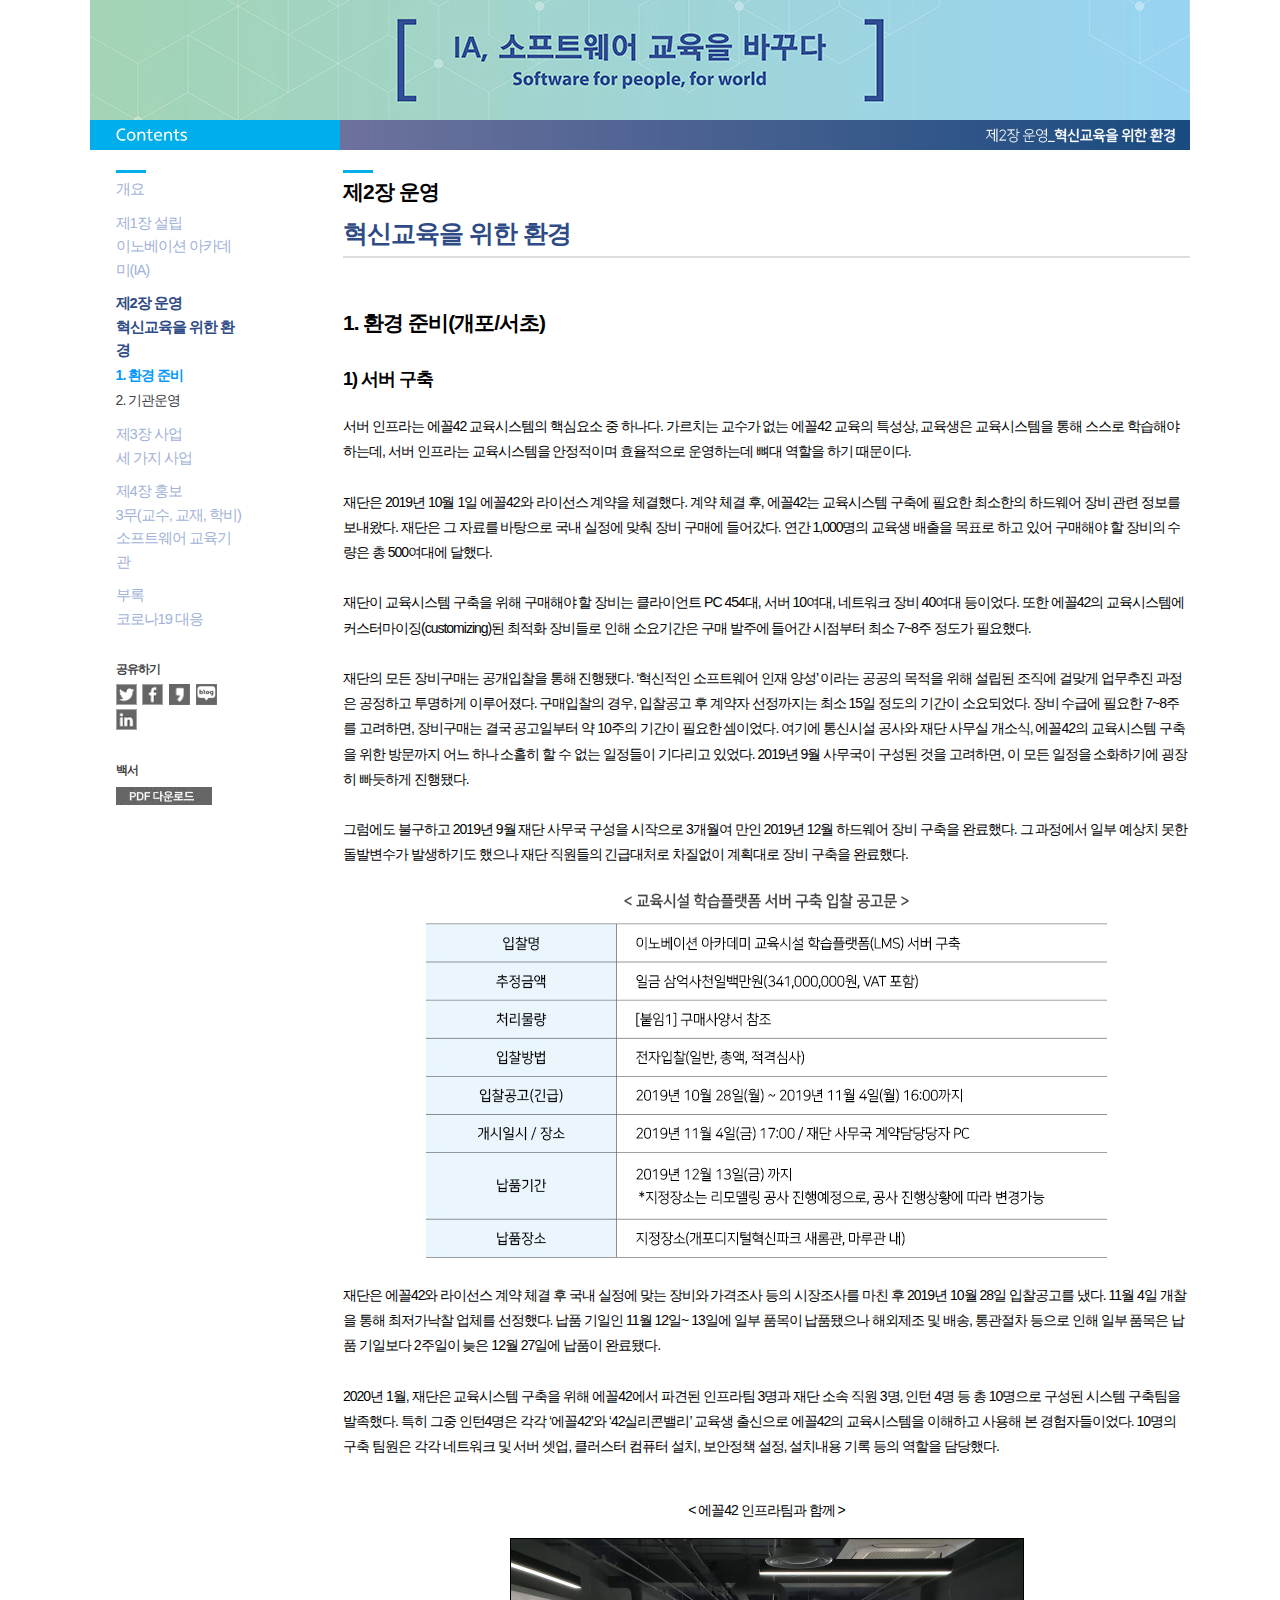
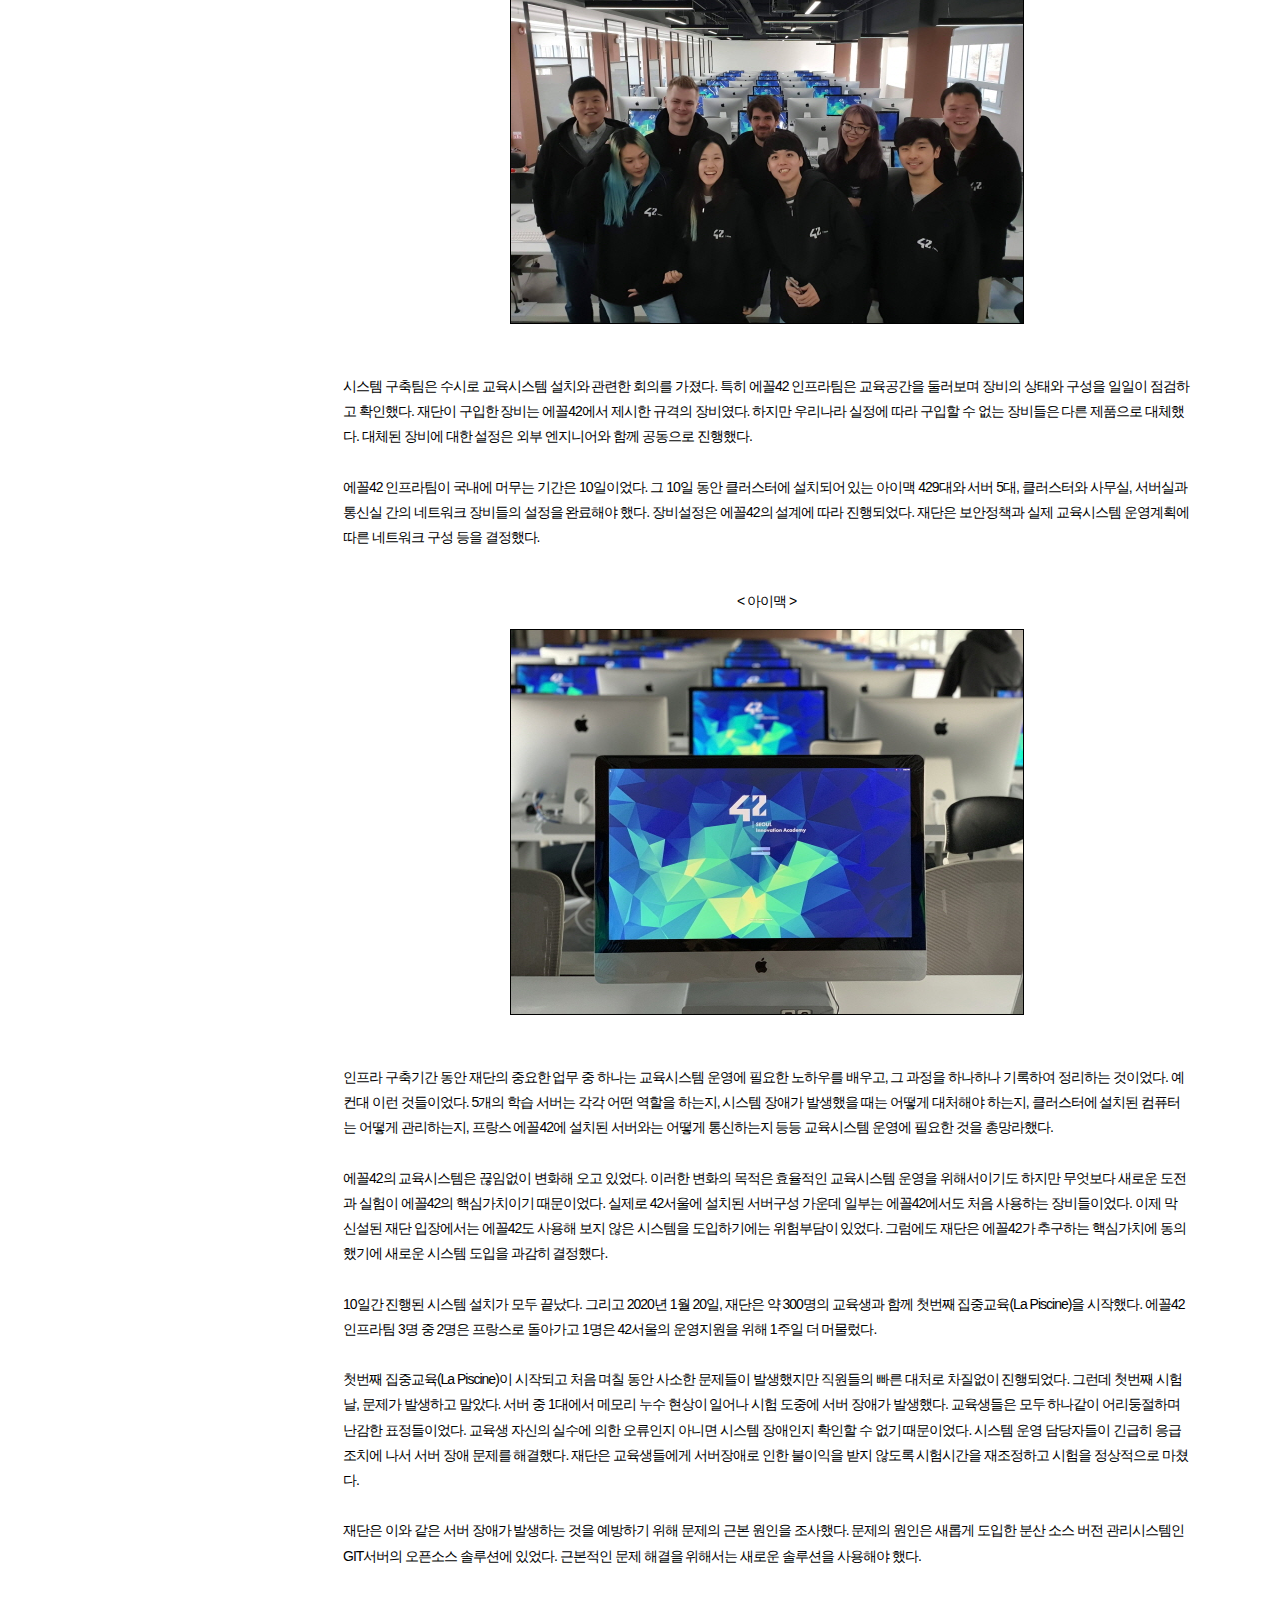
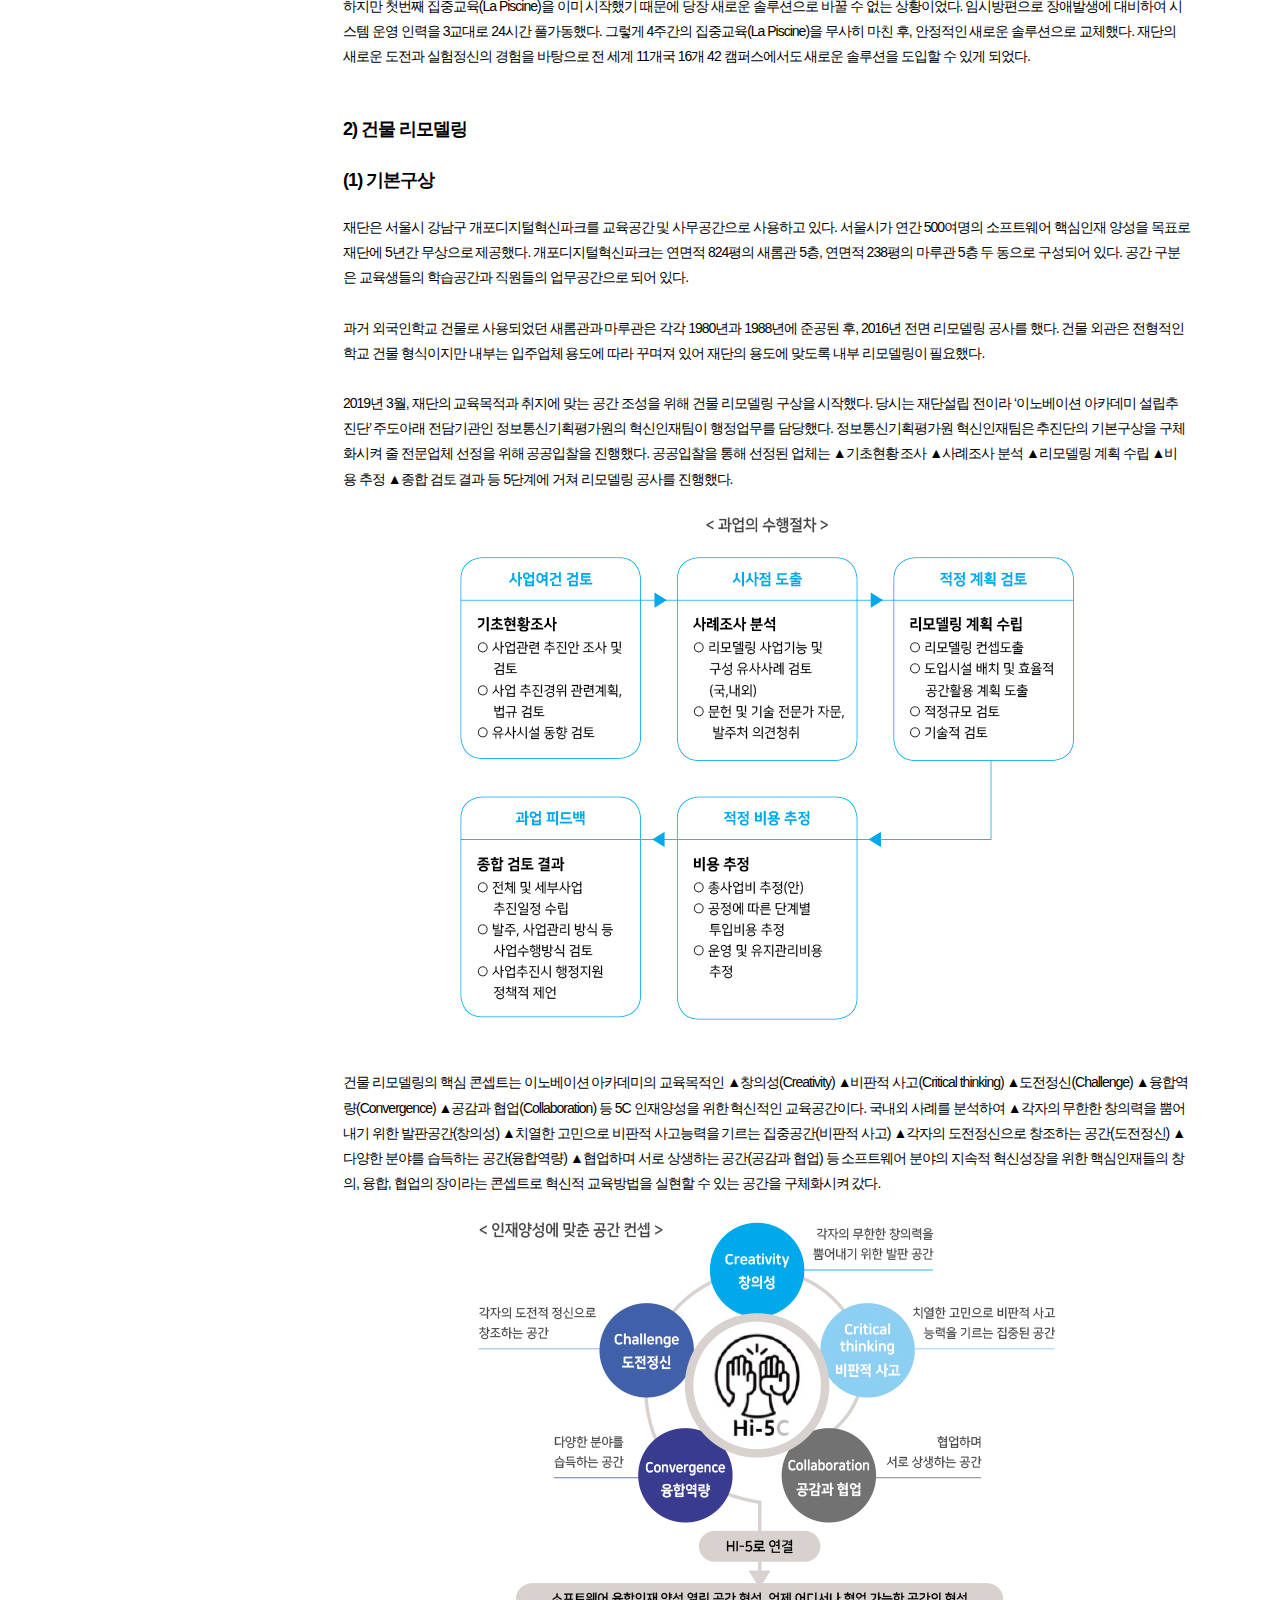
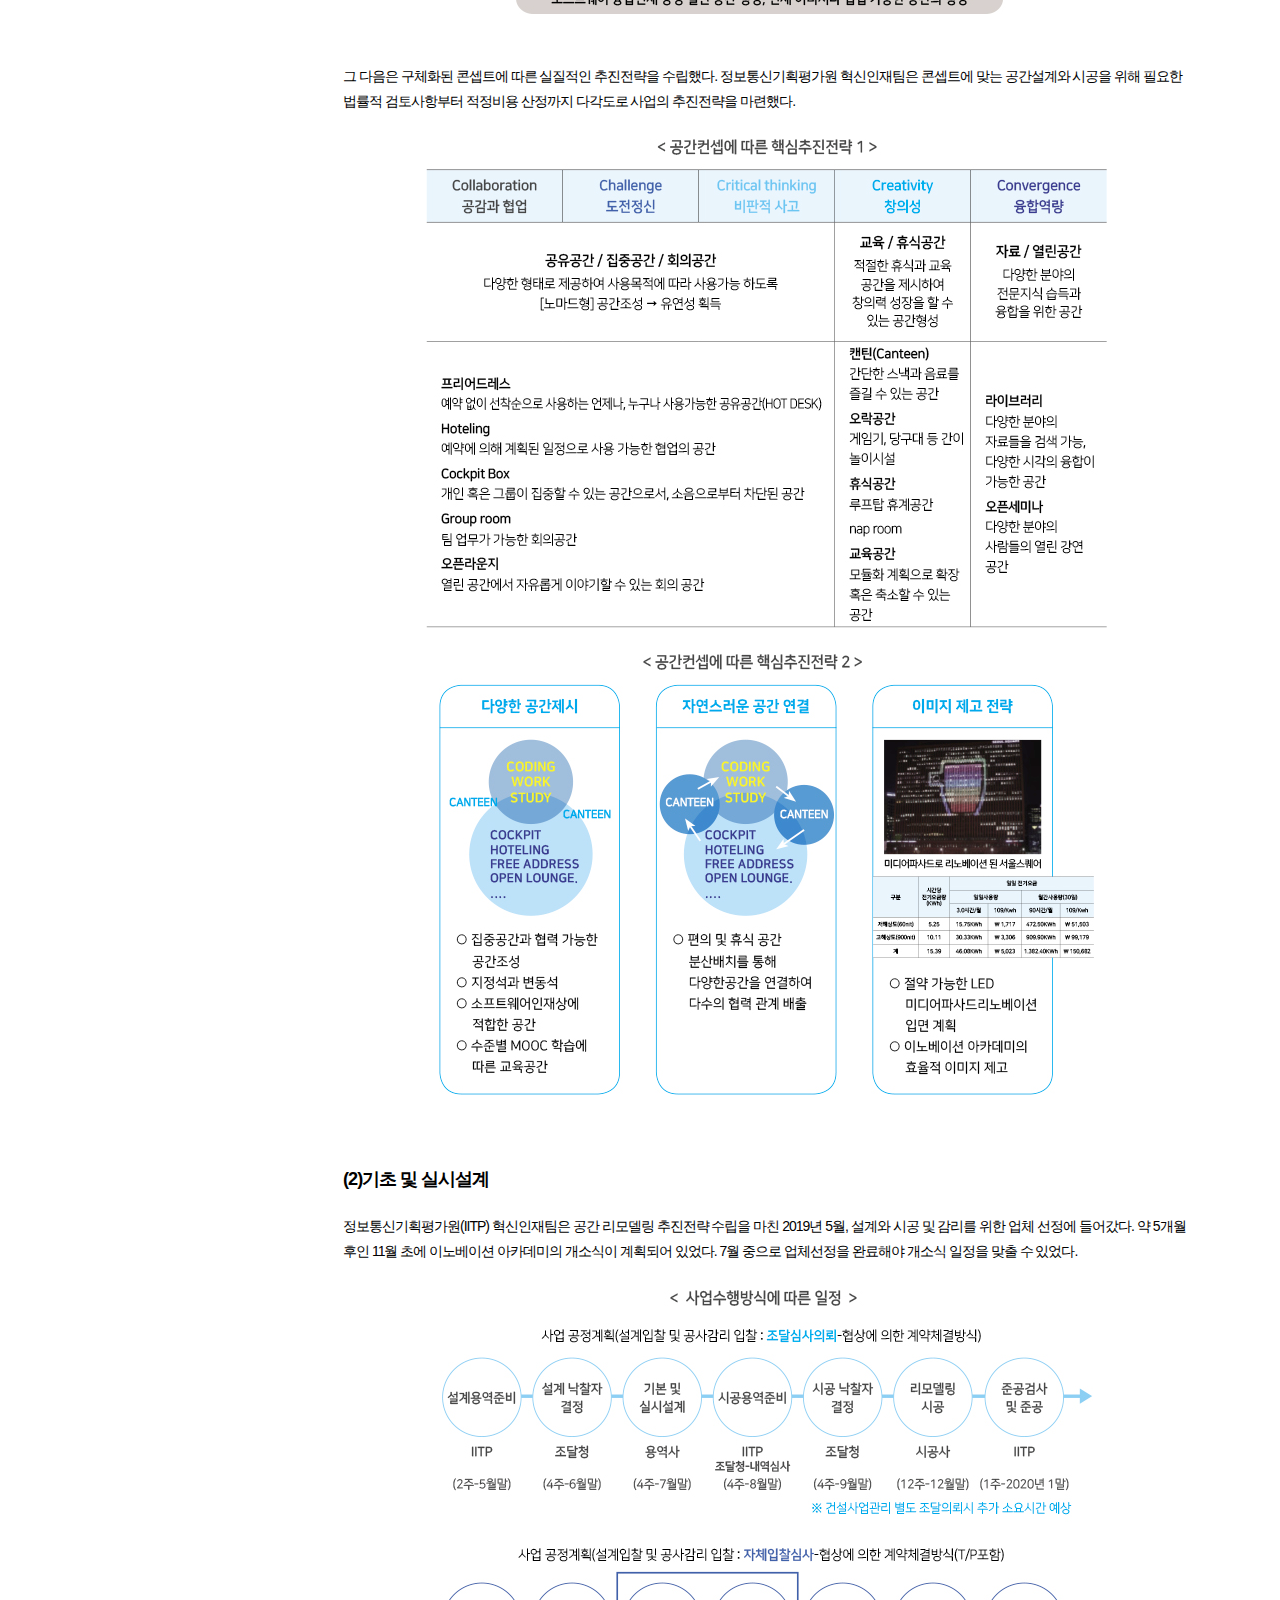
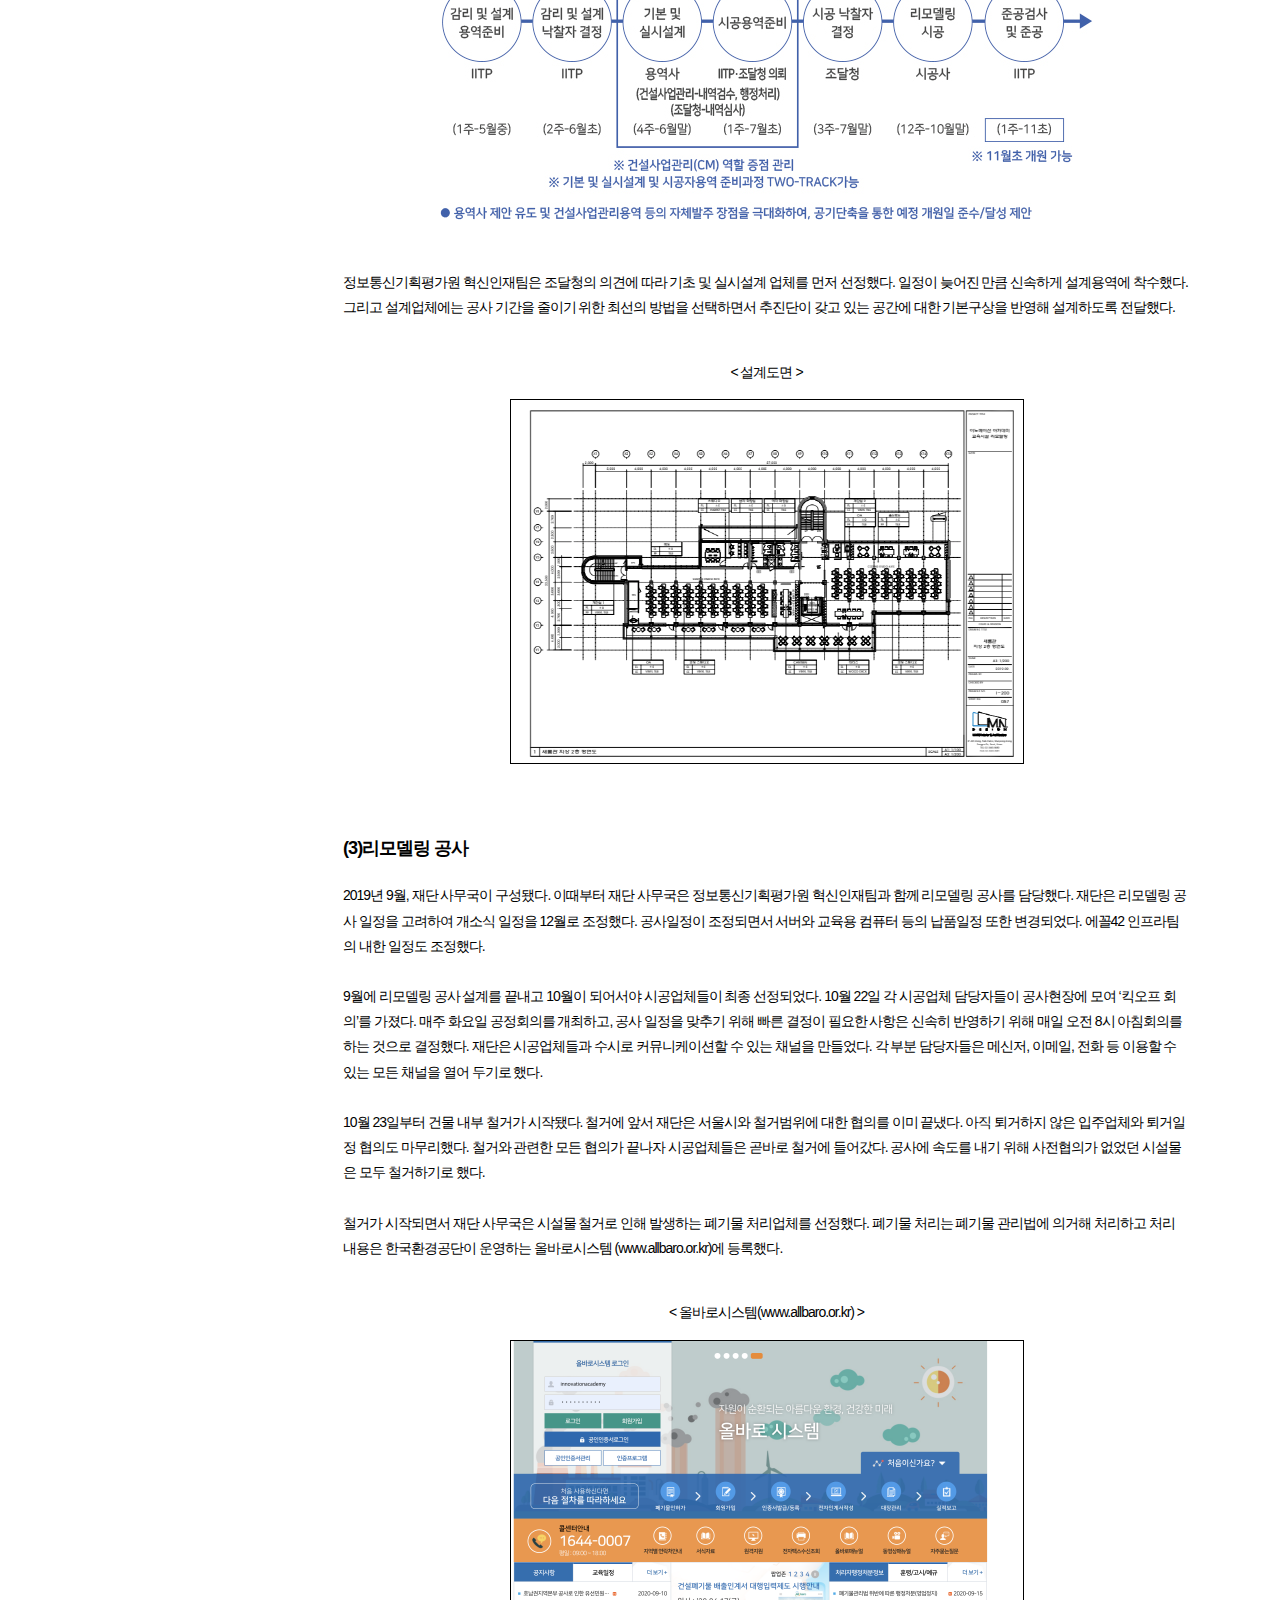
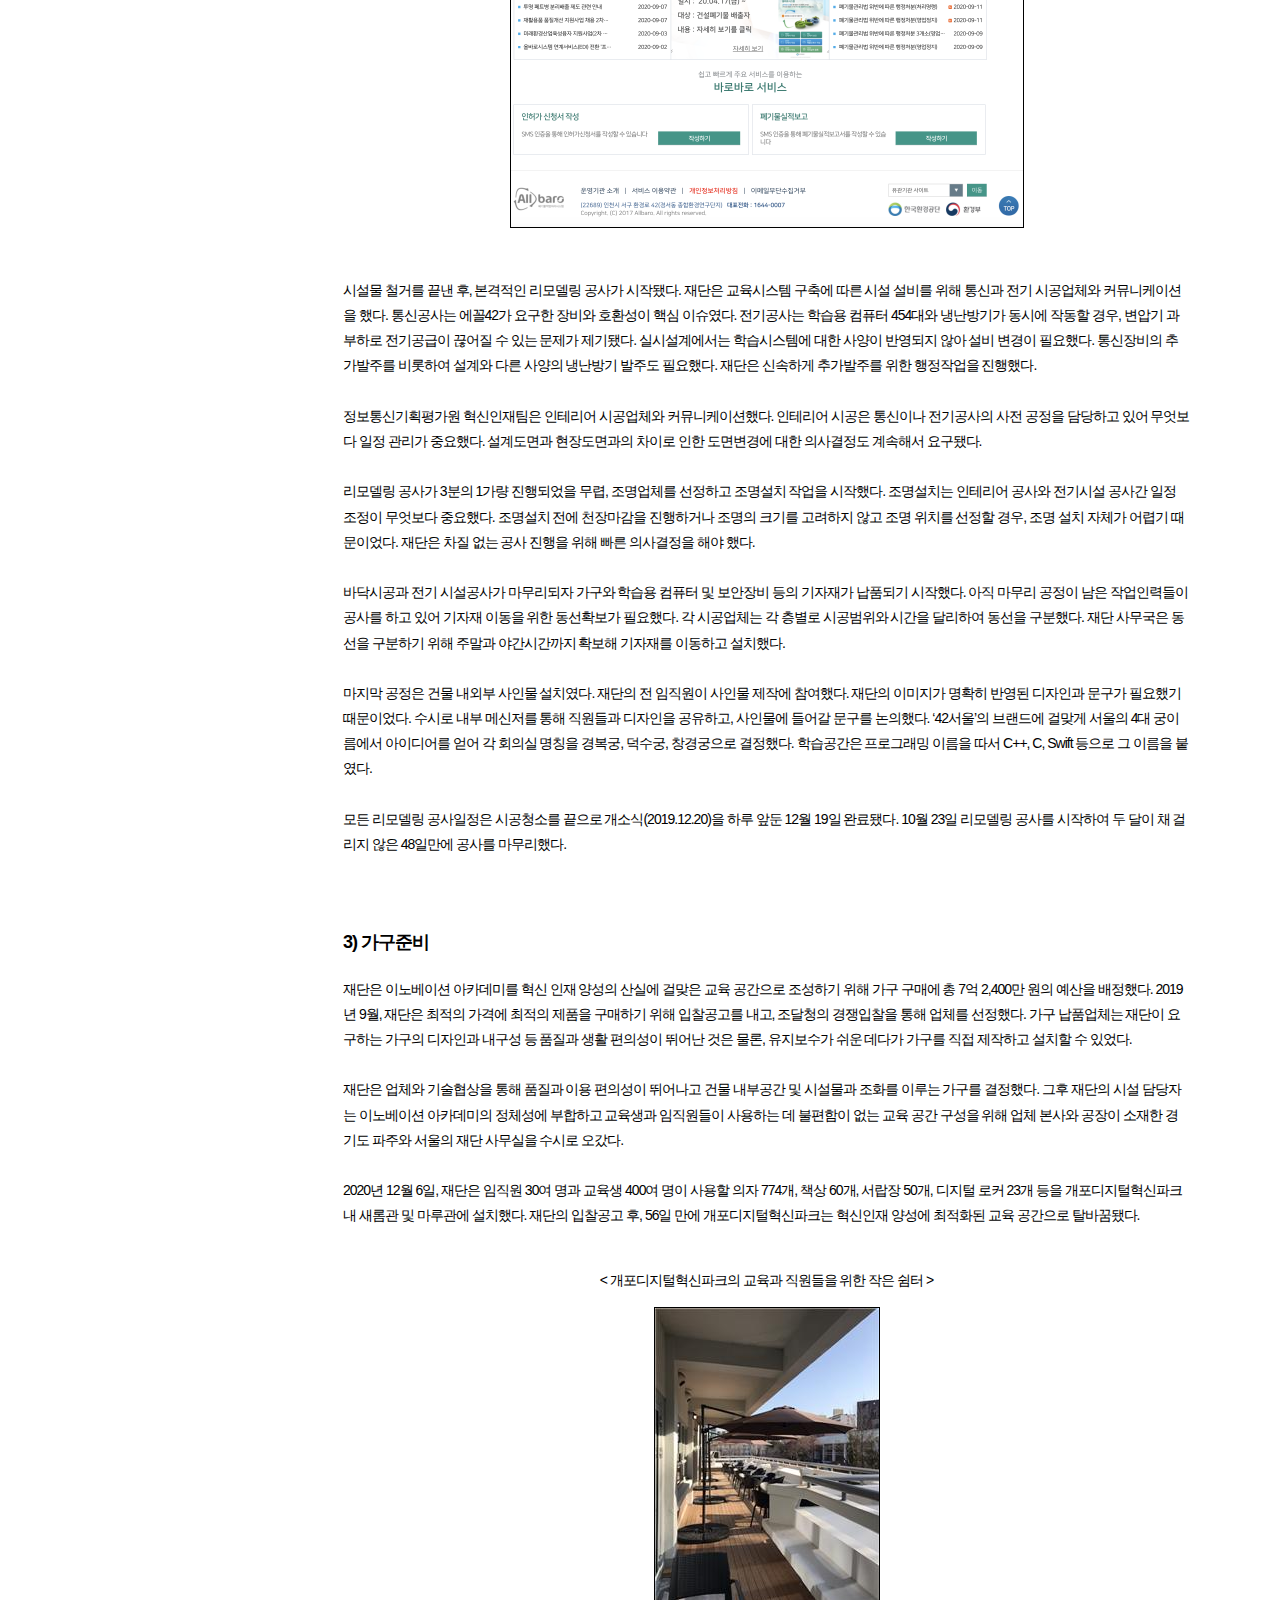
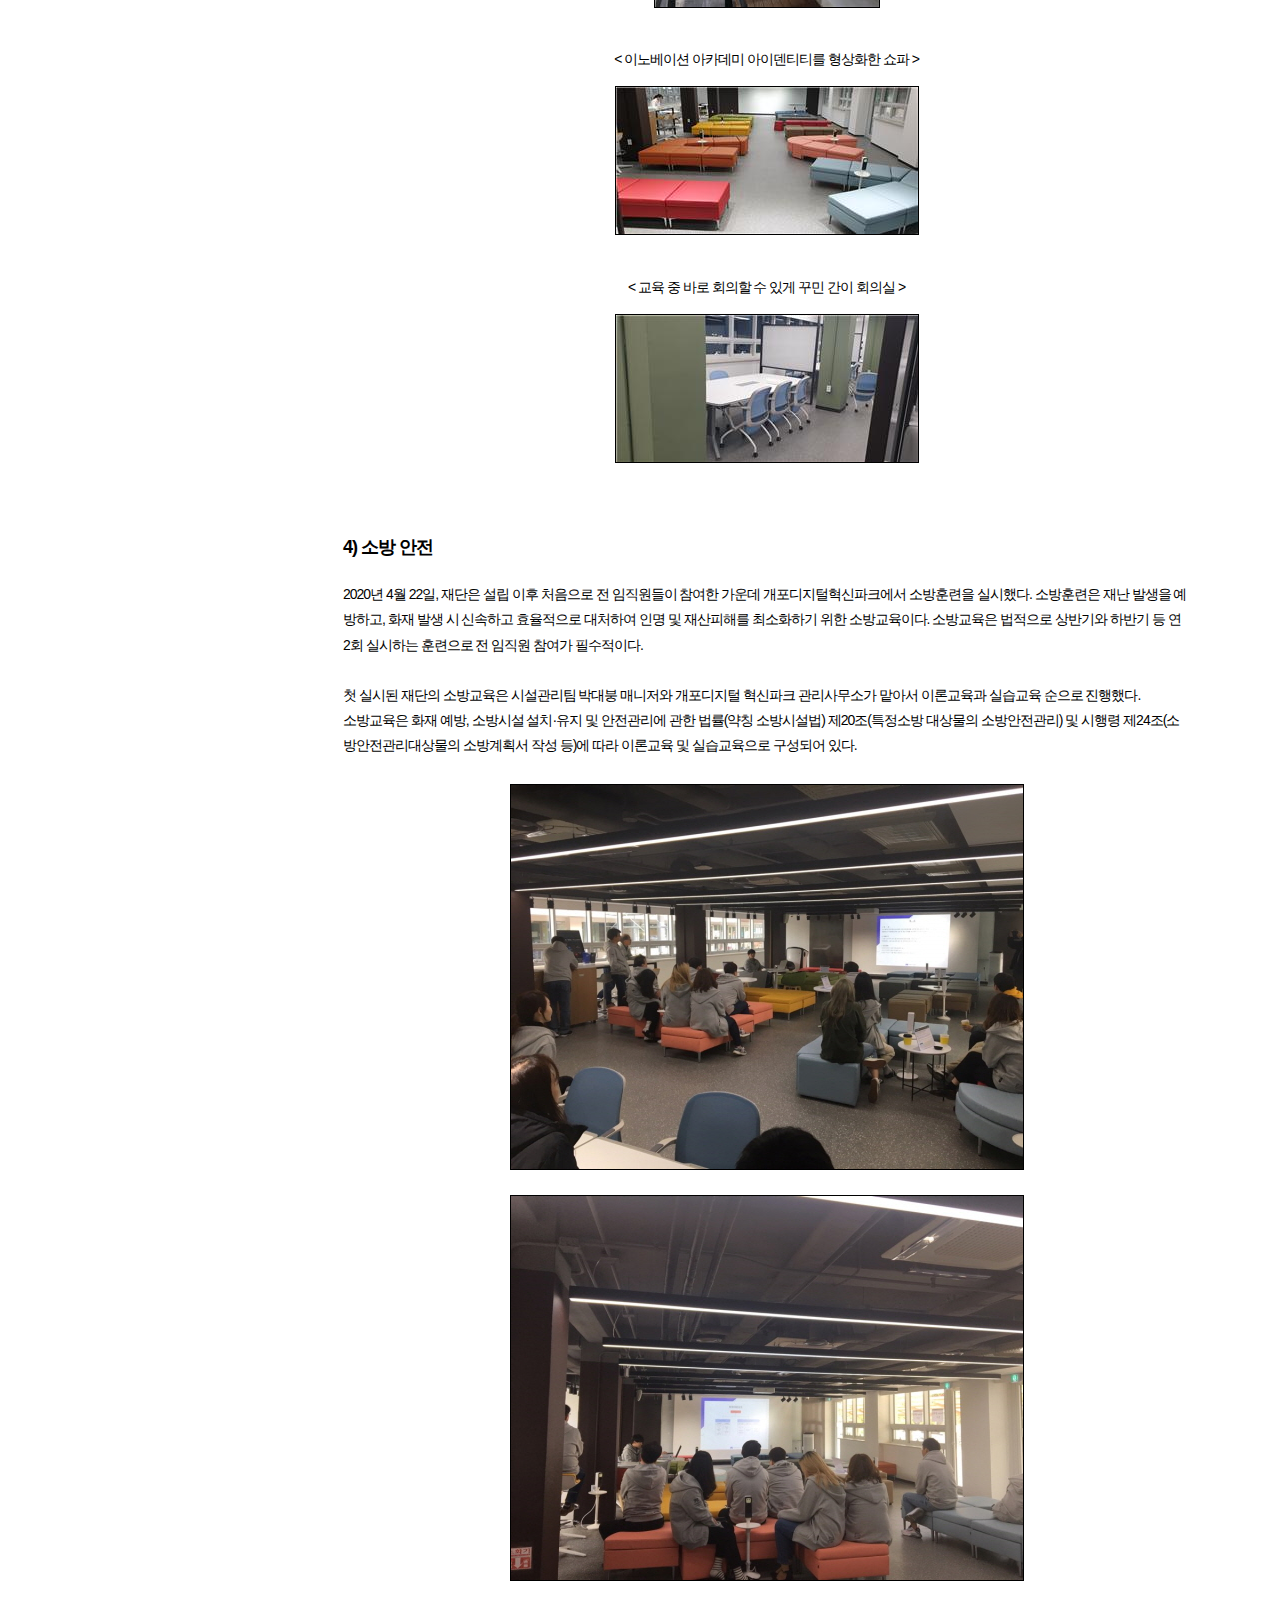
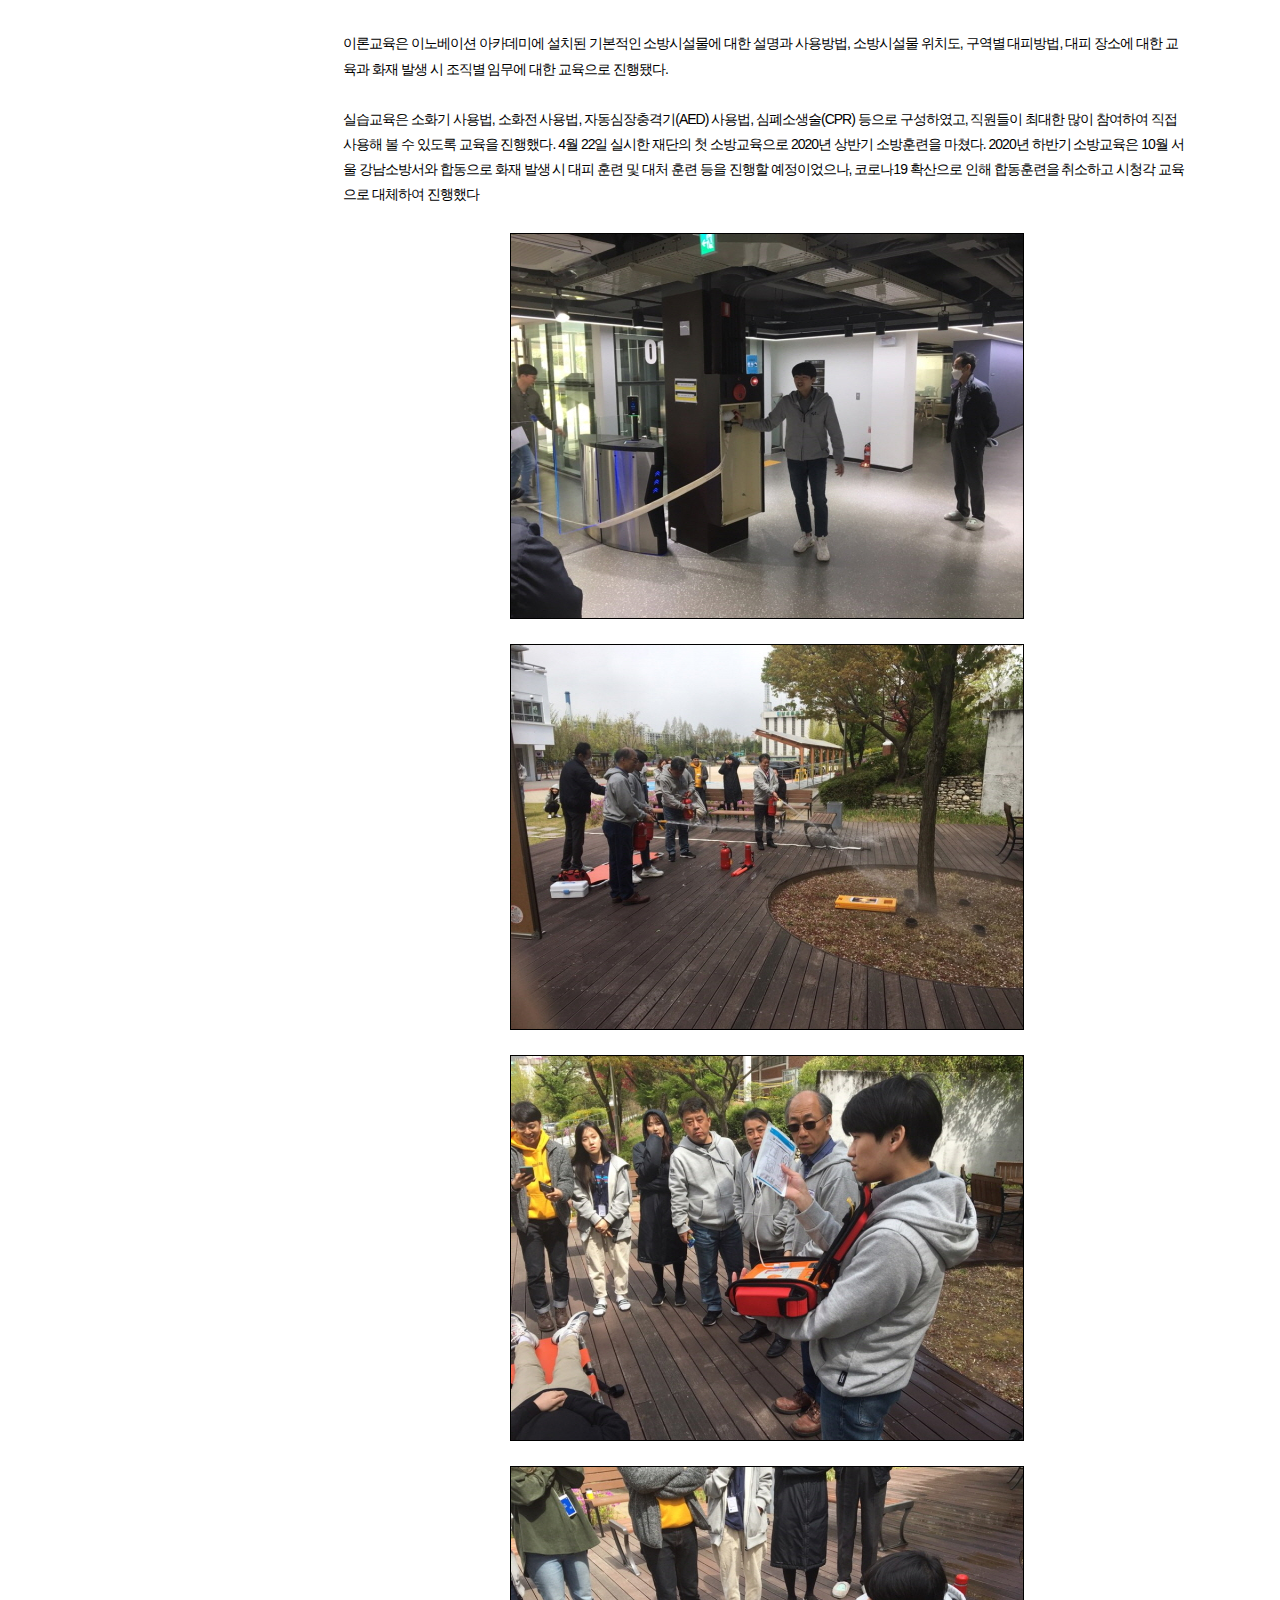
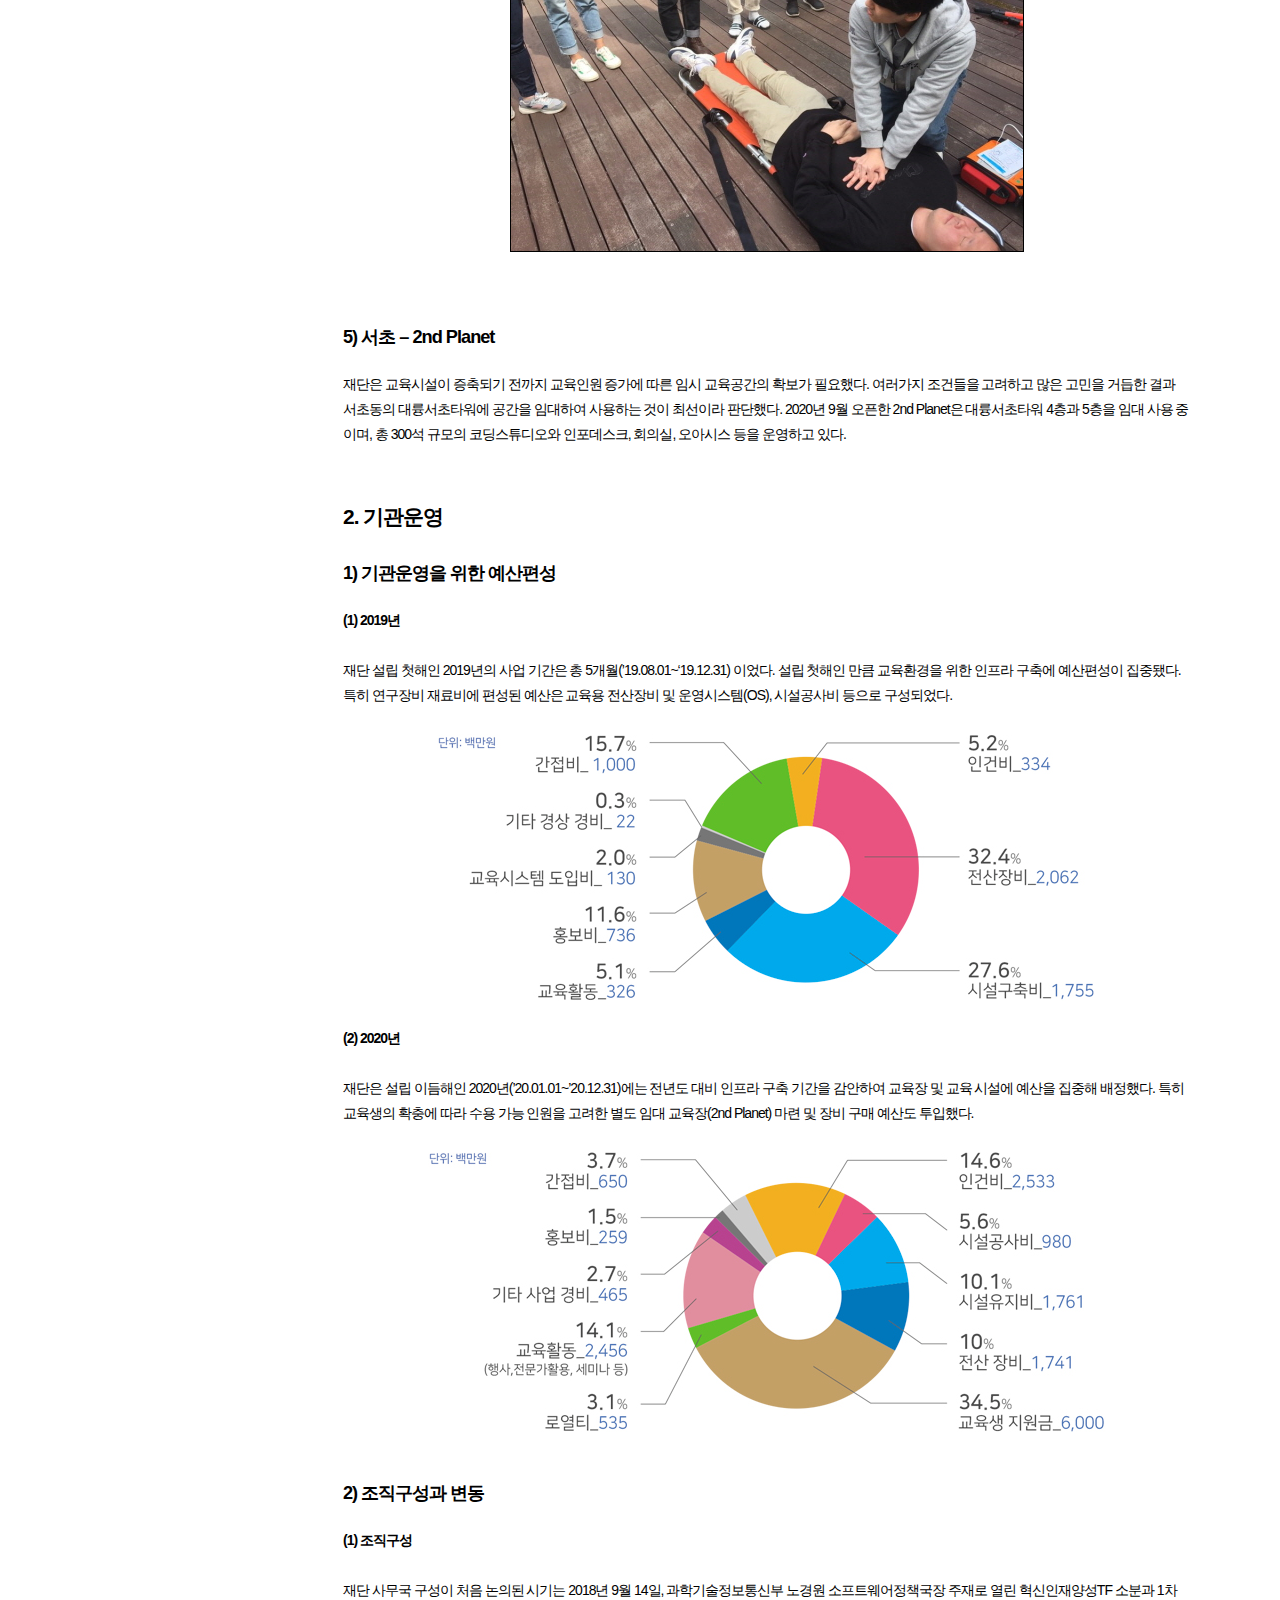
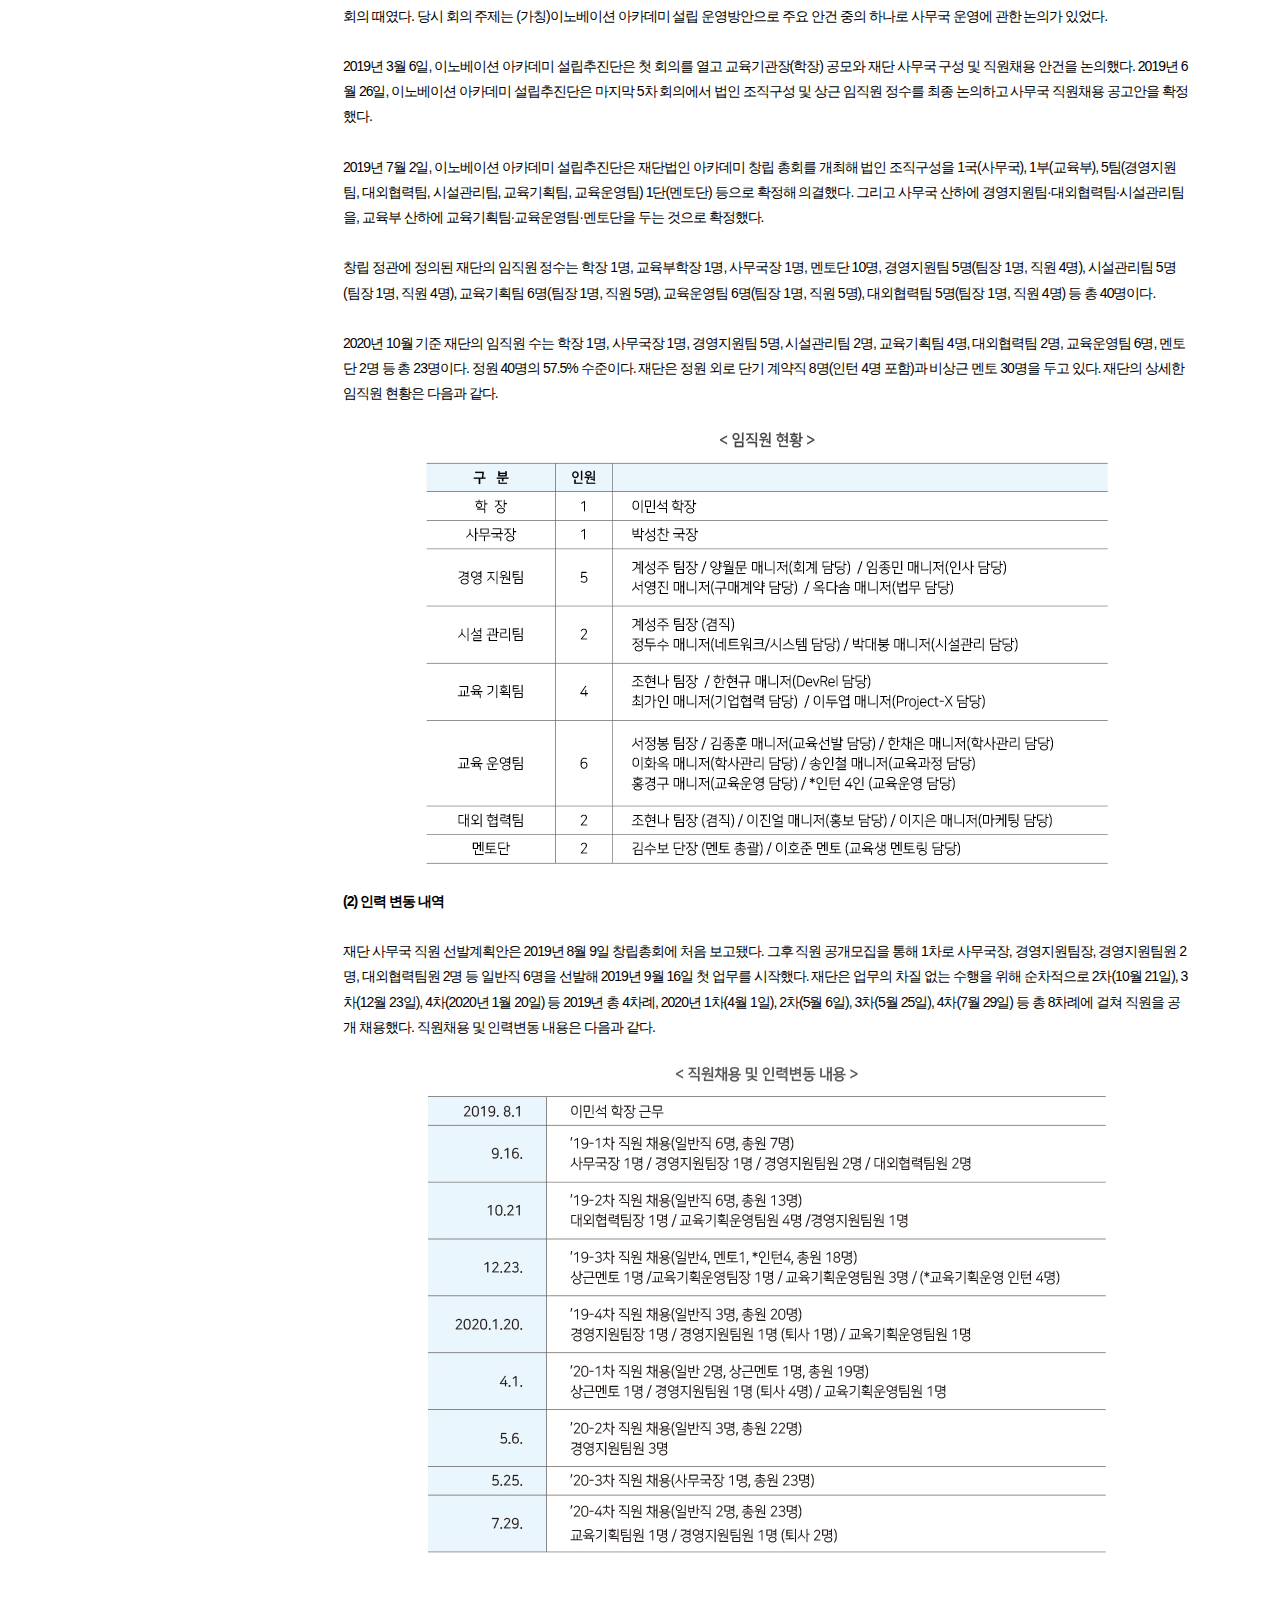
<file: 2.html>
<!DOCTYPE html>
<html>
<title>이노베이션 아카데미 백서</title>
<meta charset="UTF-8">
<meta name="viewport" content="width=device-width, initial-scale=1">
<script src="https://ajax.googleapis.com/ajax/libs/jquery/1.12.4/jquery.min.js"></script>

<link rel="stylesheet" href="common/css.css">
<body>
<div id="body_div">
  <div id="top_div">
    <img id="top_banner" class="top_img" src="common/img/top_bg.jpg" width="1100" height="120">
      <img id="bar" class="top_img" src="common/img/chap2_bar.jpg"><img id="mobile_btn" src="common/img/menu.jpg" onclick="open_menu();"><img id="mo_bar" src="common/img/mo_chap2_bar.jpg">
  </div>
  <div id="left_div">
      <div id="left_menu"><img id="close_btn" src="common/img/btn_close.jpg" onclick="close_menu();" style="width:2.0rem;"></div>
    <div class="blue_bar"></div>
    <p class="menu_h1_first" onclick="go('index')">개요</p>  
    <p class="menu_h1" onclick="go('1')">제1장 설립<br/>이노베이션 아카데미(IA)</p>
    <p class="menu_active_h1_other">제2장 운영<br/>혁신교육을 위한 환경</p>
      <ul>
        <li><a href="#section1" class="menu menu_active_h2">1. 환경 준비</a></li>
        <li><a href="#section2" class="menu menu_h2">2. 기관운영</a></li>
      </ul>
    <p class="menu_h1" onclick="go('3')">제3장 사업<br/>세 가지 사업</p>
    <p class="menu_h1" onclick="go('4')">제4장 홍보<br/>3무(교수, 교재, 학비)<br/>소프트웨어 교육기관</p>
    <p class="menu_h1" onclick="go('covid')">부록<br/>코로나19 대응</p>
      <br/>
    <span class="share_down">공유하기</span><br/><a href="https://www.addtoany.com/add_to/twitter?linkurl=http%3A%2F%2Fiawp.kr%2Findex.html" target="_blank"><img src="common/img/icon_tw.jpg"></a> &nbsp;<a href="https://www.addtoany.com/add_to/facebook?linkurl=http%3A%2F%2Fiawp.kr%2F" target="_blank"><img src="common/img/icon_fb.jpg"></a> &nbsp;<a href="https://story.kakao.com/share?url=http%3A%2F%2Fiawp%2Ekr" target="_blank"><img src="common/img/icon_ks.jpg"></a> &nbsp;<a href="http://blog.naver.com/openapi/share?url=http%3A%2F%2Fiawp%2Ekr" target="_blank"><img src="common/img/icon_nv.jpg"></a> &nbsp;<a href="https://www.addtoany.com/add_to/linkedin?linkurl=http%3A%2F%2Fiawp.kr%2F" target="_blank"><img src="common/img/icon_li.jpg"></a><br/><br/>
    <span class="share_down">백서</span><br/><a href="./common/2020_whitepaper_innovationacademy_F.pdf" target="_blank"><img src="common/img/icon_pdf.jpg"></a>
  </div>
  <div id="content"><div class="section1 content_menu"><div class="blue_bar"></div><p class="content_h1">제2장 운영</p><p class="content_h1_title">혁신교육을 위한 환경</p>
      <p class="content_h2">1. 환경 준비(개포/서초)</p><p class="content_h3">1) 서버 구축</p>서버 인프라는 에꼴42 교육시스템의 핵심요소 중 하나다. 가르치는 교수가 없는 에꼴42 교육의 특성상, 교육생은 교육시스템을 통해 스스로 학습해야 하는데, 서버 인프라는 교육시스템을 안정적이며 효율적으로 운영하는데 뼈대 역할을 하기 때문이다.
      
재단은 2019년 10월 1일 에꼴42와 라이선스 계약을 체결했다. 계약 체결 후, 에꼴42는 교육시스템 구축에 필요한 최소한의 하드웨어 장비 관련 정보를 보내왔다. 재단은 그 자료를 바탕으로 국내 실정에 맞춰 장비 구매에 들어갔다. 연간 1,000명의 교육생 배출을 목표로 하고 있어 구매해야 할 장비의 수량은 총 500여대에 달했다. 
      
재단이 교육시스템 구축을 위해 구매해야 할 장비는 클라이언트 PC 454대, 서버 10여대, 네트워크 장비 40여대 등이었다. 또한 에꼴42의 교육시스템에 커스터마이징(customizing)된 최적화 장비들로 인해 소요기간은 구매 발주에 들어간 시점부터 최소 7~8주 정도가 필요했다.
      
재단의 모든 장비구매는 공개입찰을 통해 진행됐다. ‘혁신적인 소프트웨어 인재 양성’ 이라는 공공의 목적을 위해 설립된 조직에 걸맞게 업무추진 과정은 공정하고 투명하게 이루어졌다. 구매입찰의 경우, 입찰공고 후 계약자 선정까지는 최소 15일 정도의 기간이 소요되었다. 장비 수급에 필요한 7~8주를 고려하면, 장비구매는 결국 공고일부터 약 10주의 기간이 필요한 셈이었다. 여기에 통신시설 공사와 재단 사무실 개소식, 에꼴42의 교육시스템 구축을 위한 방문까지 어느 하나 소홀히 할 수 없는 일정들이 기다리고 있었다. 2019년 9월 사무국이 구성된 것을 고려하면, 이 모든 일정을 소화하기에 굉장히 빠듯하게 진행됐다.
      
그럼에도 불구하고 2019년 9월 재단 사무국 구성을 시작으로 3개월여 만인 2019년 12월 하드웨어 장비 구축을 완료했다. 그 과정에서 일부 예상치 못한 돌발변수가 발생하기도 했으나 재단 직원들의 긴급대처로 차질없이 계획대로 장비 구축을 완료했다.
      
<img class="top_img" src="common/img/chap2/47-01.jpg">
재단은 에꼴42와 라이선스 계약 체결 후 국내 실정에 맞는 장비와 가격조사 등의 시장조사를 마친 후 2019년 10월 28일 입찰공고를 냈다. 11월 4일 개찰을 통해 최저가낙찰 업체를 선정했다. 납품 기일인 11월 12일~ 13일에 일부 품목이 납품됐으나 해외제조 및 배송, 통관절차 등으로 인해 일부 품목은 납품 기일보다 2주일이 늦은 12월 27일에 납품이 완료됐다.
      
2020년 1월, 재단은 교육시스템 구축을 위해 에꼴42에서 파견된 인프라팀 3명과 재단 소속 직원 3명, 인턴 4명 등 총 10명으로 구성된 시스템 구축팀을 발족했다. 특히 그중 인턴4명은 각각 ‘에꼴42’와 ‘42실리콘밸리’ 교육생 출신으로 에꼴42의 교육시스템을 이해하고 사용해 본 경험자들이었다. 10명의 구축 팀원은 각각 네트워크 및 서버 셋업, 클러스터 컴퓨터 설치, 보안정책 설정, 설치내용 기록 등의 역할을 담당했다.
      
<p align="center">< 에꼴42 인프라팀과 함께 ></p><img class="top_img" src="common/img/chap2/pic_2_1_1.jpg" border="1">

시스템 구축팀은 수시로 교육시스템 설치와 관련한 회의를 가졌다. 특히 에꼴42 인프라팀은 교육공간을 둘러보며 장비의 상태와 구성을 일일이 점검하고 확인했다. 재단이 구입한 장비는 에꼴42에서 제시한 규격의 장비였다. 하지만 우리나라 실정에 따라 구입할 수 없는 장비들은 다른 제품으로 대체했다. 대체된 장비에 대한 설정은 외부 엔지니어와 함께 공동으로 진행했다.
    
에꼴42 인프라팀이 국내에 머무는 기간은 10일이었다. 그 10일 동안 클러스터에 설치되어 있는 아이맥 429대와 서버 5대, 클러스터와 사무실, 서버실과 통신실 간의 네트워크 장비들의 설정을 완료해야 했다. 장비설정은 에꼴42의 설계에 따라 진행되었다. 재단은 보안정책과 실제 교육시스템 운영계획에 따른 네트워크 구성 등을 결정했다.

<p align="center">< 아이맥 ></p><img class="top_img" src="common/img/chap2/pic_2_1_2.jpg" border="1">

인프라 구축기간 동안 재단의 중요한 업무 중 하나는 교육시스템 운영에 필요한 노하우를 배우고, 그 과정을 하나하나 기록하여 정리하는 것이었다. 예컨대 이런 것들이었다. 5개의 학습 서버는 각각 어떤 역할을 하는지, 시스템 장애가 발생했을 때는 어떻게 대처해야 하는지, 클러스터에 설치된 컴퓨터는 어떻게 관리하는지, 프랑스 에꼴42에 설치된 서버와는 어떻게 통신하는지 등등 교육시스템 운영에 필요한 것을 총망라했다.  

에꼴42의 교육시스템은 끊임없이 변화해 오고 있었다. 이러한 변화의 목적은 효율적인 교육시스템 운영을 위해서이기도 하지만 무엇보다 새로운 도전과 실험이 에꼴42의 핵심가치이기 때문이었다. 실제로 42서울에 설치된 서버구성 가운데 일부는 에꼴42에서도 처음 사용하는 장비들이었다. 이제 막 신설된 재단 입장에서는 에꼴42도 사용해 보지 않은 시스템을 도입하기에는 위험부담이 있었다. 그럼에도 재단은 에꼴42가 추구하는 핵심가치에 동의했기에 새로운 시스템 도입을 과감히 결정했다.
    
10일간 진행된 시스템 설치가 모두 끝났다. 그리고 2020년 1월 20일, 재단은 약 300명의 교육생과 함께 첫번째 집중교육(La Piscine)을 시작했다. 에꼴42 인프라팀 3명 중 2명은 프랑스로 돌아가고 1명은 42서울의 운영지원을 위해 1주일 더 머물렀다.
    
첫번째 집중교육(La Piscine)이 시작되고 처음 며칠 동안 사소한 문제들이 발생했지만 직원들의 빠른 대처로 차질없이 진행되었다. 그런데 첫번째 시험 날, 문제가 발생하고 말았다. 서버 중 1대에서 메모리 누수 현상이 일어나 시험 도중에 서버 장애가 발생했다. 교육생들은 모두 하나같이 어리둥절하며 난감한 표정들이었다. 교육생 자신의 실수에 의한 오류인지 아니면 시스템 장애인지 확인할 수 없기 때문이었다. 시스템 운영 담당자들이 긴급히 응급조치에 나서 서버 장애 문제를 해결했다. 재단은 교육생들에게 서버장애로 인한 불이익을 받지 않도록 시험시간을 재조정하고 시험을 정상적으로 마쳤다.
    
재단은 이와 같은 서버 장애가 발생하는 것을 예방하기 위해 문제의 근본 원인을 조사했다. 문제의 원인은 새롭게 도입한 분산 소스 버전 관리시스템인 GIT서버의 오픈소스 솔루션에 있었다. 근본적인 문제 해결을 위해서는 새로운 솔루션을 사용해야 했다.
    
하지만 첫번째 집중교육(La Piscine)을 이미 시작했기 때문에 당장 새로운 솔루션으로 바꿀 수 없는 상황이었다. 임시방편으로 장애발생에 대비하여 시스템 운영 인력을 3교대로 24시간 풀가동했다. 그렇게 4주간의 집중교육(La Piscine)을 무사히 마친 후, 안정적인 새로운 솔루션으로 교체했다. 재단의 새로운 도전과 실험정신의 경험을 바탕으로 전 세계 11개국 16개 42 캠퍼스에서도 새로운 솔루션을 도입할 수 있게 되었다.
    
<p class="content_h3">2) 건물 리모델링</p><p class="content_h3">(1) 기본구상</p>재단은 서울시 강남구 개포디지털혁신파크를 교육공간 및 사무공간으로 사용하고 있다. 서울시가 연간 500여명의 소프트웨어 핵심인재 양성을 목표로 재단에 5년간 무상으로 제공했다. 개포디지털혁신파크는 연면적 824평의 새롬관 5층, 연면적 238평의 마루관 5층 두 동으로 구성되어 있다. 공간 구분은 교육생들의 학습공간과 직원들의 업무공간으로 되어 있다.
      
과거 외국인학교 건물로 사용되었던 새롬관과 마루관은 각각 1980년과 1988년에 준공된 후, 2016년 전면 리모델링 공사를 했다. 건물 외관은 전형적인 학교 건물 형식이지만 내부는 입주업체 용도에 따라 꾸며져 있어 재단의 용도에 맞도록 내부 리모델링이 필요했다.

2019년 3월, 재단의 교육목적과 취지에 맞는 공간 조성을 위해 건물 리모델링 구상을 시작했다. 당시는 재단설립 전이라 ‘이노베이션 아카데미 설립추진단’ 주도아래 전담기관인 정보통신기획평가원의 혁신인재팀이 행정업무를 담당했다. 정보통신기획평가원 혁신인재팀은 추진단의 기본구상을 구체화시켜 줄 전문업체 선정을 위해 공공입찰을 진행했다. 공공입찰을 통해 선정된 업체는 ▲기초현황 조사 ▲사례조사 분석 ▲리모델링 계획 수립 ▲비용 추정 ▲종합 검토 결과 등 5단계에 거쳐 리모델링 공사를 진행했다.
      
<img class="top_img" src="common/img/chap2/50-01.jpg">

건물 리모델링의 핵심 콘셉트는 이노베이션 아카데미의 교육목적인 ▲창의성(Creativity) ▲비판적 사고(Critical thinking) ▲도전정신(Challenge) ▲융합역량(Convergence) ▲공감과 협업(Collaboration) 등 5C 인재양성을 위한 혁신적인 교육공간이다. 국내외 사례를 분석하여 ▲각자의 무한한 창의력을 뿜어내기 위한 발판공간(창의성) ▲치열한 고민으로 비판적 사고능력을 기르는 집중공간(비판적 사고) ▲각자의 도전정신으로 창조하는 공간(도전정신) ▲다양한 분야를 습득하는 공간(융합역량) ▲협업하며 서로 상생하는 공간(공감과 협업) 등 소프트웨어 분야의 지속적 혁신성장을 위한 핵심인재들의 창의, 융합, 협업의 장이라는 콘셉트로 혁신적 교육방법을 실현할 수 있는 공간을 구체화시켜 갔다. 

<img class="top_img" src="common/img/chap2/51-01.jpg">

그 다음은 구체화된 콘셉트에 따른 실질적인 추진전략을 수립했다. 정보통신기획평가원 혁신인재팀은 콘셉트에 맞는 공간설계와 시공을 위해 필요한 법률적 검토사항부터 적정비용 산정까지 다각도로 사업의 추진전략을 마련했다.

<img class="top_img" src="common/img/chap2/51-02.jpg">
<img class="top_img" src="common/img/chap2/52-01.jpg">

      <p class="content_h3">(2)기초 및 실시설계</p>정보통신기획평가원(IITP) 혁신인재팀은 공간 리모델링 추진전략 수립을 마친 2019년 5월, 설계와 시공 및 감리를 위한 업체 선정에 들어갔다. 약 5개월 후인 11월 초에 이노베이션 아카데미의 개소식이 계획되어 있었다. 7월 중으로 업체선정을 완료해야 개소식 일정을 맞출 수 있었다.  

<img class="top_img" src="common/img/chap2/52-02.jpg">
  
정보통신기획평가원 혁신인재팀은 조달청의 의견에 따라 기초 및 실시설계 업체를 먼저 선정했다. 일정이 늦어진 만큼 신속하게 설계용역에 착수했다. 그리고 설계업체에는 공사 기간을 줄이기 위한 최선의 방법을 선택하면서 추진단이 갖고 있는 공간에 대한 기본구상을 반영해 설계하도록 전달했다.

<p align="center">< 설계도면 ></p><img class="top_img" src="common/img/chap2/pic_2_1_3.png" border="1">

      <p class="content_h3">(3)리모델링 공사</p>2019년 9월, 재단 사무국이 구성됐다. 이때부터 재단 사무국은 정보통신기획평가원 혁신인재팀과 함께 리모델링 공사를 담당했다. 재단은 리모델링 공사 일정을 고려하여 개소식 일정을 12월로 조정했다. 공사일정이 조정되면서 서버와 교육용 컴퓨터 등의 납품일정 또한 변경되었다. 에꼴42 인프라팀의 내한 일정도 조정했다.
      
9월에 리모델링 공사 설계를 끝내고 10월이 되어서야 시공업체들이 최종 선정되었다. 10월 22일 각 시공업체 담당자들이 공사현장에 모여 ‘킥오프 회의’를 가졌다. 매주 화요일 공정회의를 개최하고, 공사 일정을 맞추기 위해 빠른 결정이 필요한 사항은 신속히 반영하기 위해 매일 오전 8시 아침회의를 하는 것으로 결정했다. 재단은 시공업체들과 수시로 커뮤니케이션할 수 있는 채널을 만들었다. 각 부분 담당자들은 메신저, 이메일, 전화 등 이용할 수 있는 모든 채널을 열어 두기로 했다.
      
10월 23일부터 건물 내부 철거가 시작됐다. 철거에 앞서 재단은 서울시와 철거범위에 대한 협의를 이미 끝냈다. 아직 퇴거하지 않은 입주업체와 퇴거일정 협의도 마무리했다. 철거와 관련한 모든 협의가 끝나자 시공업체들은 곧바로 철거에 들어갔다. 공사에 속도를 내기 위해 사전협의가 없었던 시설물은 모두 철거하기로 했다. 
      
철거가 시작되면서 재단 사무국은 시설물 철거로 인해 발생하는 폐기물 처리업체를 선정했다. 폐기물 처리는 폐기물 관리법에 의거해 처리하고 처리 내용은 한국환경공단이 운영하는 올바로시스템 (<a href="https://allbaro.or.kr" target="_blank">www.allbaro.or.kr</a>)에 등록했다.

      <p align="center">< 올바로시스템(www.allbaro.or.kr) ></p><a href="https://allbaro.or.kr" target="_blank"><img class="top_img" src="common/img/chap2/pic_2_1_4.png" border="1"></a>

시설물 철거를 끝낸 후, 본격적인 리모델링 공사가 시작됐다. 재단은 교육시스템 구축에 따른 시설 설비를 위해 통신과 전기 시공업체와 커뮤니케이션을 했다. 통신공사는 에꼴42가 요구한 장비와 호환성이 핵심 이슈였다. 전기공사는 학습용 컴퓨터 454대와 냉난방기가 동시에 작동할 경우, 변압기 과부하로 전기공급이 끊어질 수 있는 문제가 제기됐다. 실시설계에서는 학습시스템에 대한 사양이 반영되지 않아 설비 변경이 필요했다. 통신장비의 추가발주를 비롯하여 설계와 다른 사양의 냉난방기 발주도 필요했다. 재단은 신속하게 추가발주를 위한 행정작업을 진행했다.
    
정보통신기획평가원 혁신인재팀은 인테리어 시공업체와 커뮤니케이션했다. 인테리어 시공은 통신이나 전기공사의 사전 공정을 담당하고 있어 무엇보다 일정 관리가 중요했다. 설계도면과 현장도면과의 차이로 인한 도면변경에 대한 의사결정도 계속해서 요구됐다.
    
리모델링 공사가 3분의 1가량 진행되었을 무렵, 조명업체를 선정하고 조명설치 작업을 시작했다. 조명설치는 인테리어 공사와 전기시설 공사간 일정 조정이 무엇보다 중요했다. 조명설치 전에 천장마감을 진행하거나 조명의 크기를 고려하지 않고 조명 위치를 선정할 경우, 조명 설치 자체가 어렵기 때문이었다. 재단은 차질 없는 공사 진행을 위해 빠른 의사결정을 해야 했다.
    
바닥시공과 전기 시설공사가 마무리되자 가구와 학습용 컴퓨터 및 보안장비 등의 기자재가 납품되기 시작했다. 아직 마무리 공정이 남은 작업인력들이 공사를 하고 있어 기자재 이동을 위한 동선확보가 필요했다. 각 시공업체는 각 층별로 시공범위와 시간을 달리하여 동선을 구분했다. 재단 사무국은 동선을 구분하기 위해 주말과 야간시간까지 확보해 기자재를 이동하고 설치했다.
    
마지막 공정은 건물 내외부 사인물 설치였다. 재단의 전 임직원이 사인물 제작에 참여했다. 재단의 이미지가 명확히 반영된 디자인과 문구가 필요했기 때문이었다. 수시로 내부 메신저를 통해 직원들과 디자인을 공유하고, 사인물에 들어갈 문구를 논의했다. ‘42서울’의 브랜드에 걸맞게 서울의 4대 궁이름에서 아이디어를 얻어 각 회의실 명칭을 경복궁, 덕수궁, 창경궁으로 결정했다. 학습공간은 프로그래밍 이름을 따서 C++, C, Swift 등으로 그 이름을 붙였다. 
    
    모든 리모델링 공사일정은 시공청소를 끝으로 개소식(2019.12.20)을 하루 앞둔 12월 19일 완료됐다. 10월 23일 리모델링 공사를 시작하여 두 달이 채 걸리지 않은 48일만에 공사를 마무리했다.


      <p class="content_h3">3) 가구준비</p>재단은 이노베이션 아카데미를 혁신 인재 양성의 산실에 걸맞은 교육 공간으로 조성하기 위해 가구 구매에 총 7억 2,400만 원의 예산을 배정했다. 2019년 9월, 재단은 최적의 가격에 최적의 제품을 구매하기 위해 입찰공고를 내고, 조달청의 경쟁입찰을 통해 업체를 선정했다. 가구 납품업체는 재단이 요구하는 가구의 디자인과 내구성 등 품질과 생활 편의성이 뛰어난 것은 물론, 유지보수가 쉬운 데다가 가구를 직접 제작하고 설치할 수 있었다.
      
재단은 업체와 기술협상을 통해 품질과 이용 편의성이 뛰어나고 건물 내부공간 및 시설물과 조화를 이루는 가구를 결정했다. 그후 재단의 시설 담당자는 이노베이션 아카데미의 정체성에 부합하고 교육생과 임직원들이 사용하는 데 불편함이 없는 교육 공간 구성을 위해 업체 본사와 공장이 소재한 경기도 파주와 서울의 재단 사무실을 수시로 오갔다. 

2020년 12월 6일, 재단은 임직원 30여 명과 교육생 400여 명이 사용할 의자 774개, 책상 60개, 서랍장 50개, 디지털 로커 23개 등을 개포디지털혁신파크 내 새롬관 및 마루관에 설치했다. 재단의 입찰공고 후, 56일 만에 개포디지털혁신파크는 혁신인재 양성에 최적화된 교육 공간으로 탈바꿈됐다.

<p align="center">< 개포디지털혁신파크의 교육과 직원들을 위한 작은 쉼터 ></p><img class="top_img" src="common/img/chap2/pic_2_1_5.jpg" border="1">
<p align="center">< 이노베이션 아카데미 아이덴티티를 형상화한 쇼파 ></p><img class="top_img" src="common/img/chap2/pic_2_1_6.jpg" border="1">
<p align="center">< 교육 중 바로 회의할 수 있게 꾸민 간이 회의실 ></p><img class="top_img" src="common/img/chap2/pic_2_1_7.jpg" border="1">

      <p class="content_h3">4) 소방 안전</p>2020년 4월 22일, 재단은 설립 이후 처음으로 전 임직원들이 참여한 가운데 개포디지털혁신파크에서 소방훈련을 실시했다. 소방훈련은 재난 발생을 예방하고, 화재 발생 시 신속하고 효율적으로 대처하여 인명 및 재산피해를 최소화하기 위한 소방교육이다. 소방교육은 법적으로 상반기와 하반기 등 연 2회 실시하는 훈련으로 전 임직원 참여가 필수적이다.
      
첫 실시된 재단의 소방교육은 시설관리팀 박대붕 매니저와 개포디지털 혁신파크 관리사무소가 맡아서 이론교육과 실습교육 순으로 진행했다.
소방교육은 화재 예방, 소방시설 설치·유지 및 안전관리에 관한 법률(약칭 소방시설법) 제20조(특정소방 대상물의 소방안전관리) 및 시행령 제24조(소방안전관리대상물의 소방계획서 작성 등)에 따라 이론교육 및 실습교육으로 구성되어 있다.
      
<img class="top_img" src="common/img/chap2/pic_2_1_8.jpg" border="1">
<img class="top_img" src="common/img/chap2/pic_2_1_9.jpg" border="1">

이론교육은 이노베이션 아카데미에 설치된 기본적인 소방시설물에 대한 설명과 사용방법, 소방시설물 위치도, 구역별 대피방법, 대피 장소에 대한 교육과 화재 발생 시 조직별 임무에 대한 교육으로 진행됐다.

실습교육은 소화기 사용법, 소화전 사용법, 자동심장충격기(AED) 사용법, 심폐소생술(CPR) 등으로 구성하였고, 직원들이 최대한 많이 참여하여 직접 사용해 볼 수 있도록 교육을 진행했다. 4월 22일 실시한 재단의 첫 소방교육으로 2020년 상반기 소방훈련을 마쳤다. 2020년 하반기 소방교육은 10월 서울 강남소방서와 합동으로 화재 발생 시 대피 훈련 및 대처 훈련 등을 진행할 예정이었으나, 코로나19 확산으로 인해 합동훈련을 취소하고 시청각 교육으로 대체하여 진행했다
      
<img class="top_img" src="common/img/chap2/pic_2_1_15.jpg" border="1">
<img class="top_img" src="common/img/chap2/pic_2_1_16.jpg" border="1">
<img class="top_img" src="common/img/chap2/pic_2_1_17.jpg" border="1">
<img class="top_img" src="common/img/chap2/pic_2_1_18.jpg" border="1">
      
      <p class="content_h3">5) 서초 – 2nd Planet</p>재단은 교육시설이 증축되기 전까지 교육인원 증가에 따른 임시 교육공간의 확보가 필요했다. 여러가지 조건들을 고려하고 많은 고민을 거듭한 결과 서초동의 대륭서초타워에 공간을 임대하여 사용하는 것이 최선이라 판단했다. 2020년 9월 오픈한 2nd Planet은 대륭서초타워 4층과 5층을 임대 사용 중이며, 총 300석 규모의 코딩스튜디오와 인포데스크, 회의실, 오아시스 등을 운영하고 있다.     
      </div>
      <div class="section2 content_menu">
          <p class="content_h2" style="margin-top:0px;">2. 기관운영</p><p class="content_h3">1) 기관운영을 위한 예산편성</p><p class="content_h5">(1) 2019년</p>
        재단 설립 첫해인 2019년의 사업 기간은 총 5개월(’19.08.01~‘19.12.31) 이었다. 설립 첫해인 만큼 교육환경을 위한 인프라 구축에 예산편성이 집중됐다. 특히 연구장비 재료비에 편성된 예산은 교육용 전산장비 및 운영시스템(OS), 시설공사비 등으로 구성되었다.   

 <img class="top_img" src="common/img/chap2/57-01.jpg">
        <p class="content_h5">(2) 2020년</p>
        재단은 설립 이듬해인 2020년(’20.01.01~’20.12.31)에는 전년도 대비 인프라 구축 기간을 감안하여 교육장 및 교육 시설에 예산을 집중해 배정했다. 특히 교육생의 확충에 따라 수용 가능 인원을 고려한 별도 임대 교육장(2nd Planet) 마련 및 장비 구매 예산도 투입했다.

<img class="top_img" src="common/img/chap2/57-02.jpg">
<p class="content_h3">2) 조직구성과 변동</p><p class="content_h5">(1) 조직구성</p>
        재단 사무국 구성이 처음 논의된 시기는 2018년 9월 14일, 과학기술정보통신부 노경원 소프트웨어정책국장 주재로 열린 혁신인재양성TF 소분과 1차 회의 때였다. 당시 회의 주제는 (가칭)이노베이션 아카데미 설립 운영방안으로 주요 안건 중의 하나로 사무국 운영에 관한 논의가 있었다.
        
2019년 3월 6일, 이노베이션 아카데미 설립추진단은 첫 회의를 열고 교육기관장(학장) 공모와 재단 사무국 구성 및 직원채용 안건을 논의했다. 2019년 6월 26일, 이노베이션 아카데미 설립추진단은 마지막 5차 회의에서 법인 조직구성 및 상근 임직원 정수를 최종 논의하고 사무국 직원채용 공고안을 확정했다.
        
2019년 7월 2일, 이노베이션 아카데미 설립추진단은 재단법인 아카데미 창립 총회를 개최해 법인 조직구성을 1국(사무국), 1부(교육부), 5팀(경영지원팀, 대외협력팀, 시설관리팀, 교육기획팀, 교육운영팀) 1단(멘토단) 등으로 확정해 의결했다. 그리고 사무국 산하에 경영지원팀·대외협력팀·시설관리팀을, 교육부 산하에 교육기획팀·교육운영팀·멘토단을 두는 것으로 확정했다.
        
창립 정관에 정의된 재단의 임직원 정수는 학장 1명, 교육부학장 1명, 사무국장 1명, 멘토단 10명, 경영지원팀 5명(팀장 1명, 직원 4명), 시설관리팀 5명(팀장 1명, 직원 4명), 교육기획팀 6명(팀장 1명, 직원 5명), 교육운영팀 6명(팀장 1명, 직원 5명), 대외협력팀 5명(팀장 1명, 직원 4명) 등 총 40명이다. 
        
        2020년 10월 기준 재단의 임직원 수는 학장 1명, 사무국장 1명, 경영지원팀 5명, 시설관리팀 2명, 교육기획팀 4명, 대외협력팀 2명, 교육운영팀 6명, 멘토단 2명 등 총 23명이다. 정원 40명의 57.5% 수준이다. 재단은 정원 외로 단기 계약직 8명(인턴 4명 포함)과 비상근 멘토 30명을 두고 있다. 재단의 상세한 임직원 현황은 다음과 같다. 
        
<img class="top_img" src="common/img/chap2/58-01.jpg">
<p class="content_h5">(2) 인력 변동 내역</p>
재단 사무국 직원 선발계획안은 2019년 8월 9일 창립총회에 처음 보고됐다. 그후 직원 공개모집을 통해 1차로 사무국장, 경영지원팀장, 경영지원팀원 2명, 대외협력팀원 2명 등 일반직 6명을 선발해 2019년 9월 16일 첫 업무를 시작했다. 재단은 업무의 차질 없는 수행을 위해 순차적으로 2차(10월 21일), 3차(12월 23일), 4차(2020년 1월 20일) 등 2019년 총 4차례, 2020년 1차(4월 1일), 2차(5월 6일), 3차(5월 25일), 4차(7월 29일) 등 총 8차례에 걸쳐 직원을 공개 채용했다. 직원채용 및 인력변동 내용은 다음과 같다. 
        
<img class="top_img" src="common/img/chap2/59-01.jpg"></div>
      
      
      
      <a href="#" onclick="go('3')"><img src="./common/img/next_btn1.jpg"></a>
      
      
</div>
<div id="footer_div">
  <img src="./common/img/ia_logo_black.png" style="margin-bottom:20px;">
  <table width="100%">
    <tr>
      <td width="30%"><span class="footer_copyright">ⓒInnovation Academy. All Rights reserved.</span></td>
      <td><span class="footer_txt">연락처</span> <span class="footer_copyright"><a href="mailto:qna@innovationacademy.kr">qna@innovationacademy.kr</a></span></td>
      <td align="right"><a href="https://www.youtube.com/channel/UC5pBkQjap4TW-LJryKZQegQ" target="_blank"><img src="common/img/icon_youtube.jpg"></a> &nbsp; <a href="https://www.facebook.com/inno.aca/" target="_blank"><img src="common/img/icon_fb_f.jpg"></a> &nbsp; <a href="https://github.com/innovationacademy-kr/FAQ" target="_blank"><img src="common/img/icon_github.jpg"></a> &nbsp; <a href="https://www.instagram.com/inno.aca" target="_blank"><img src="common/img/icon_insta.jpg"></a></td>
    </tr>
  </table>
</div>
</div>
<img id="top_btn" src="common/img/top_btn.jpg" width="31" height="30" href="#">
<script src="./common/ia_js.js"></script>
</body>
</html>
</file>
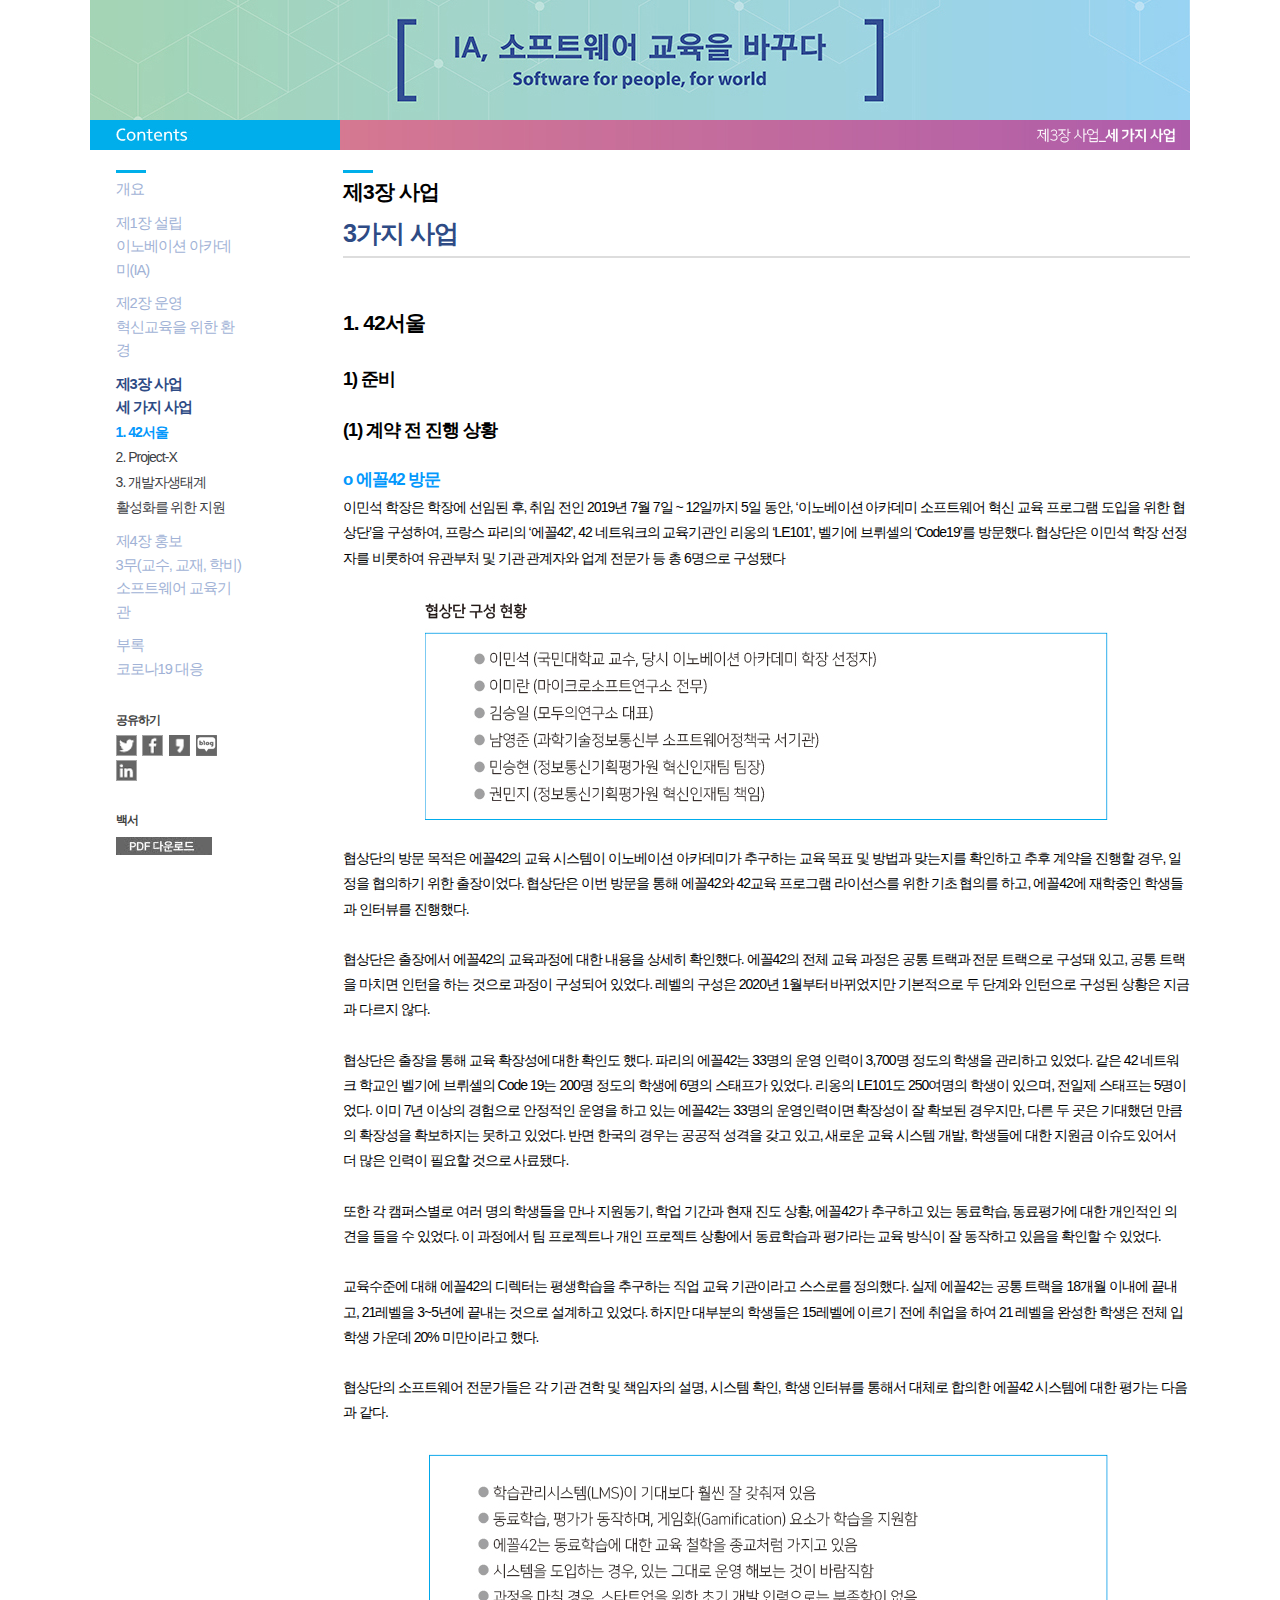
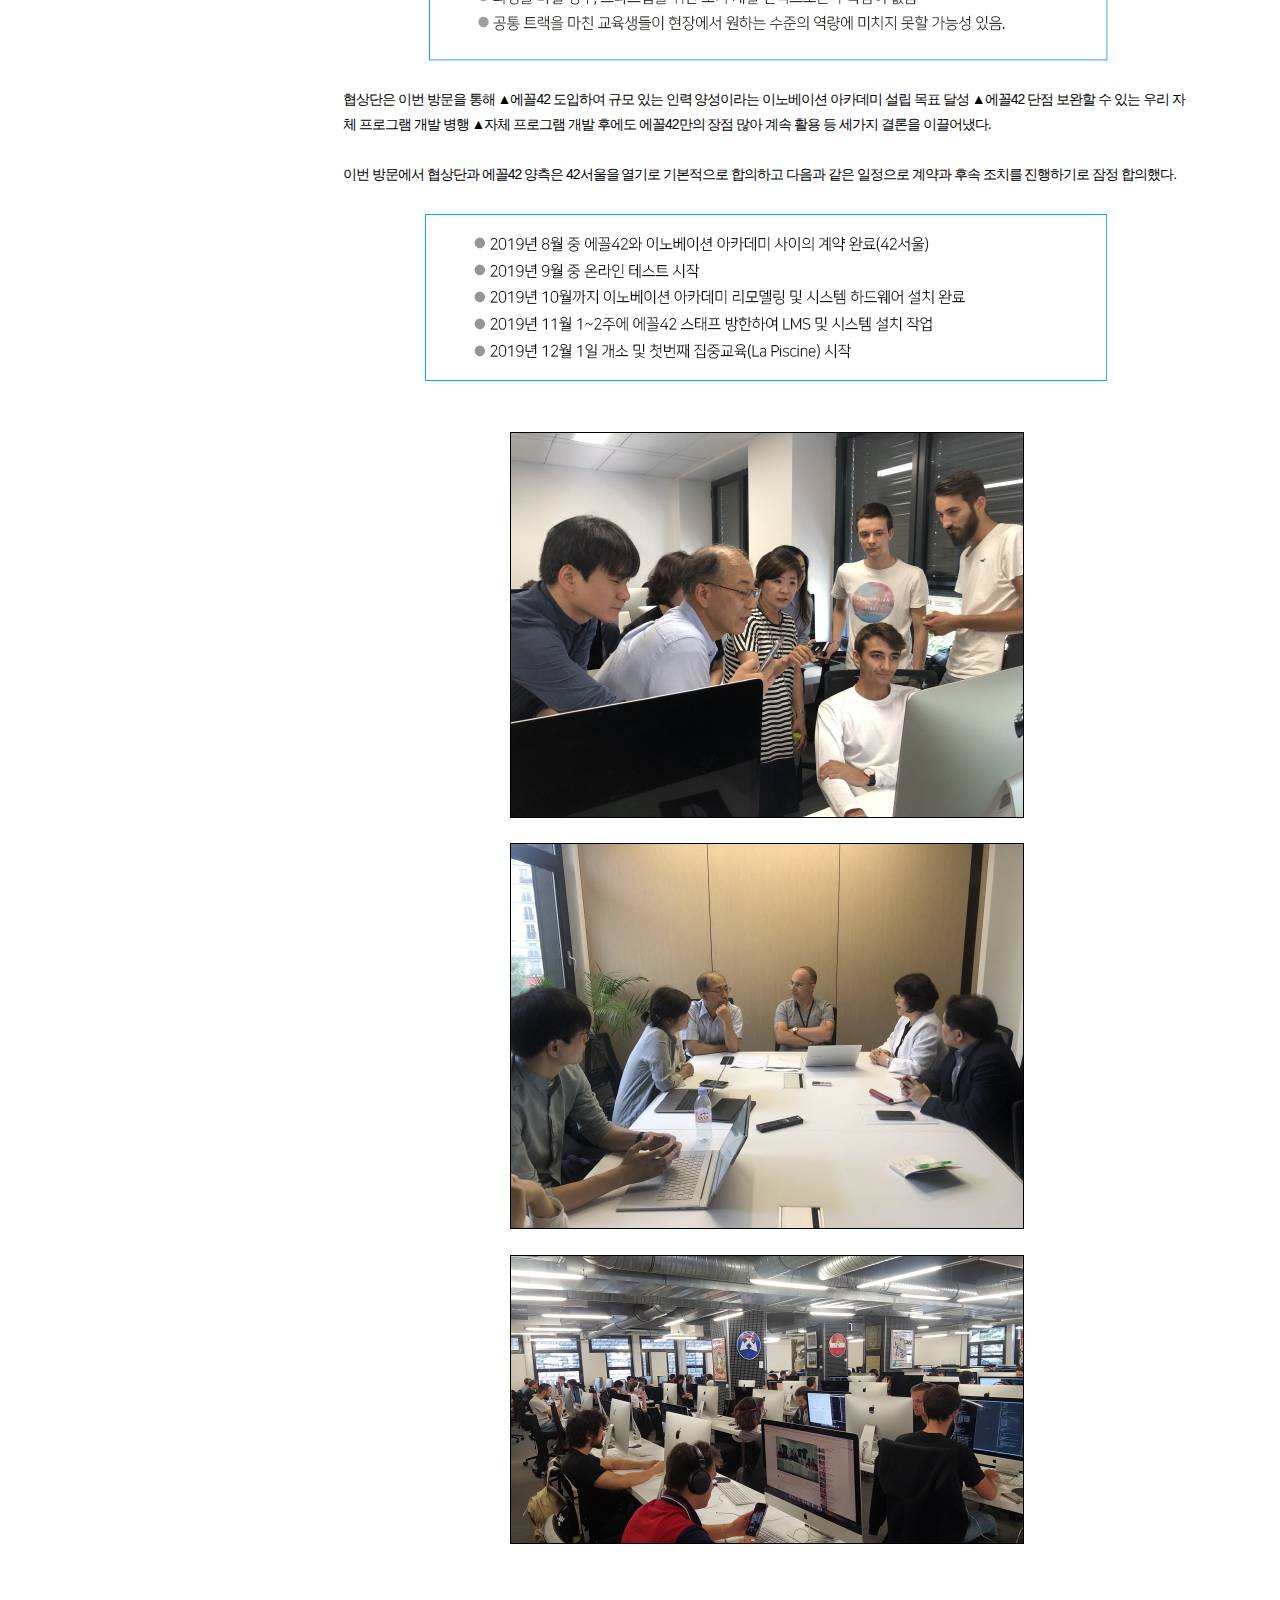
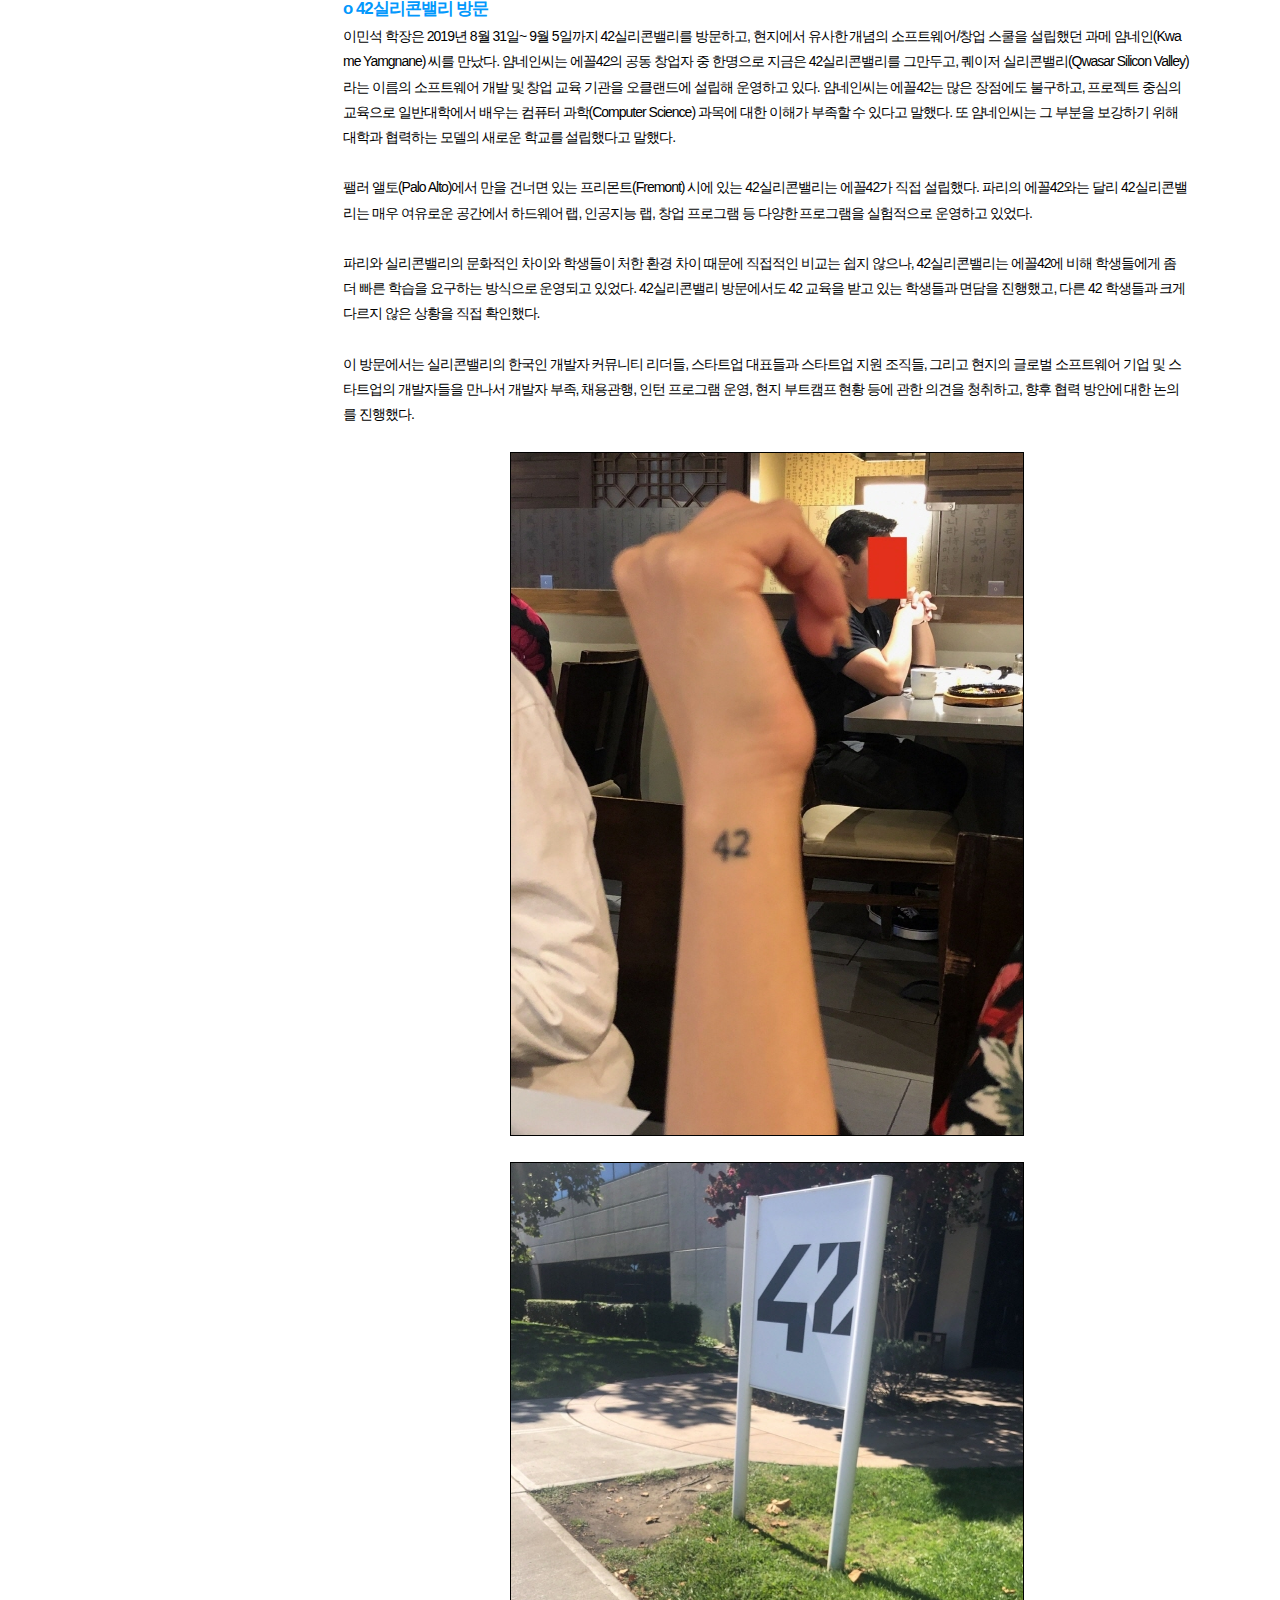
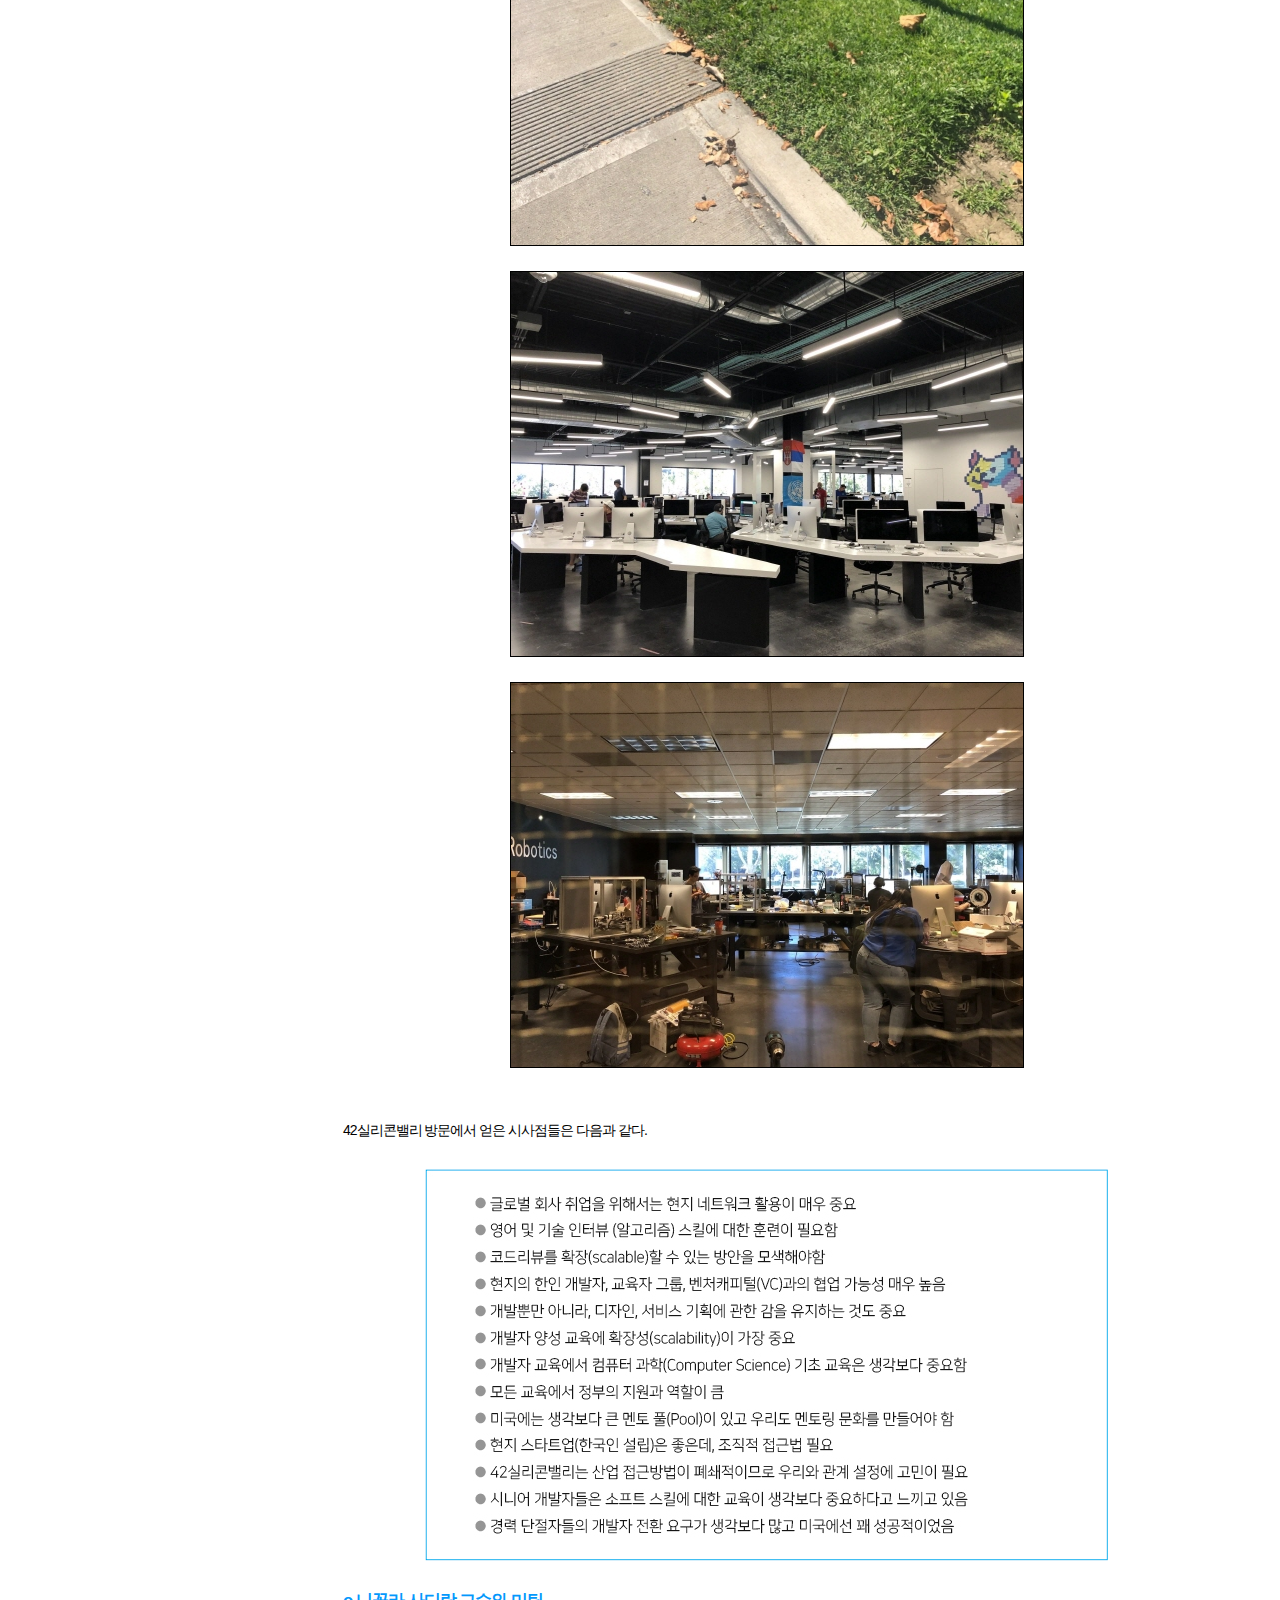
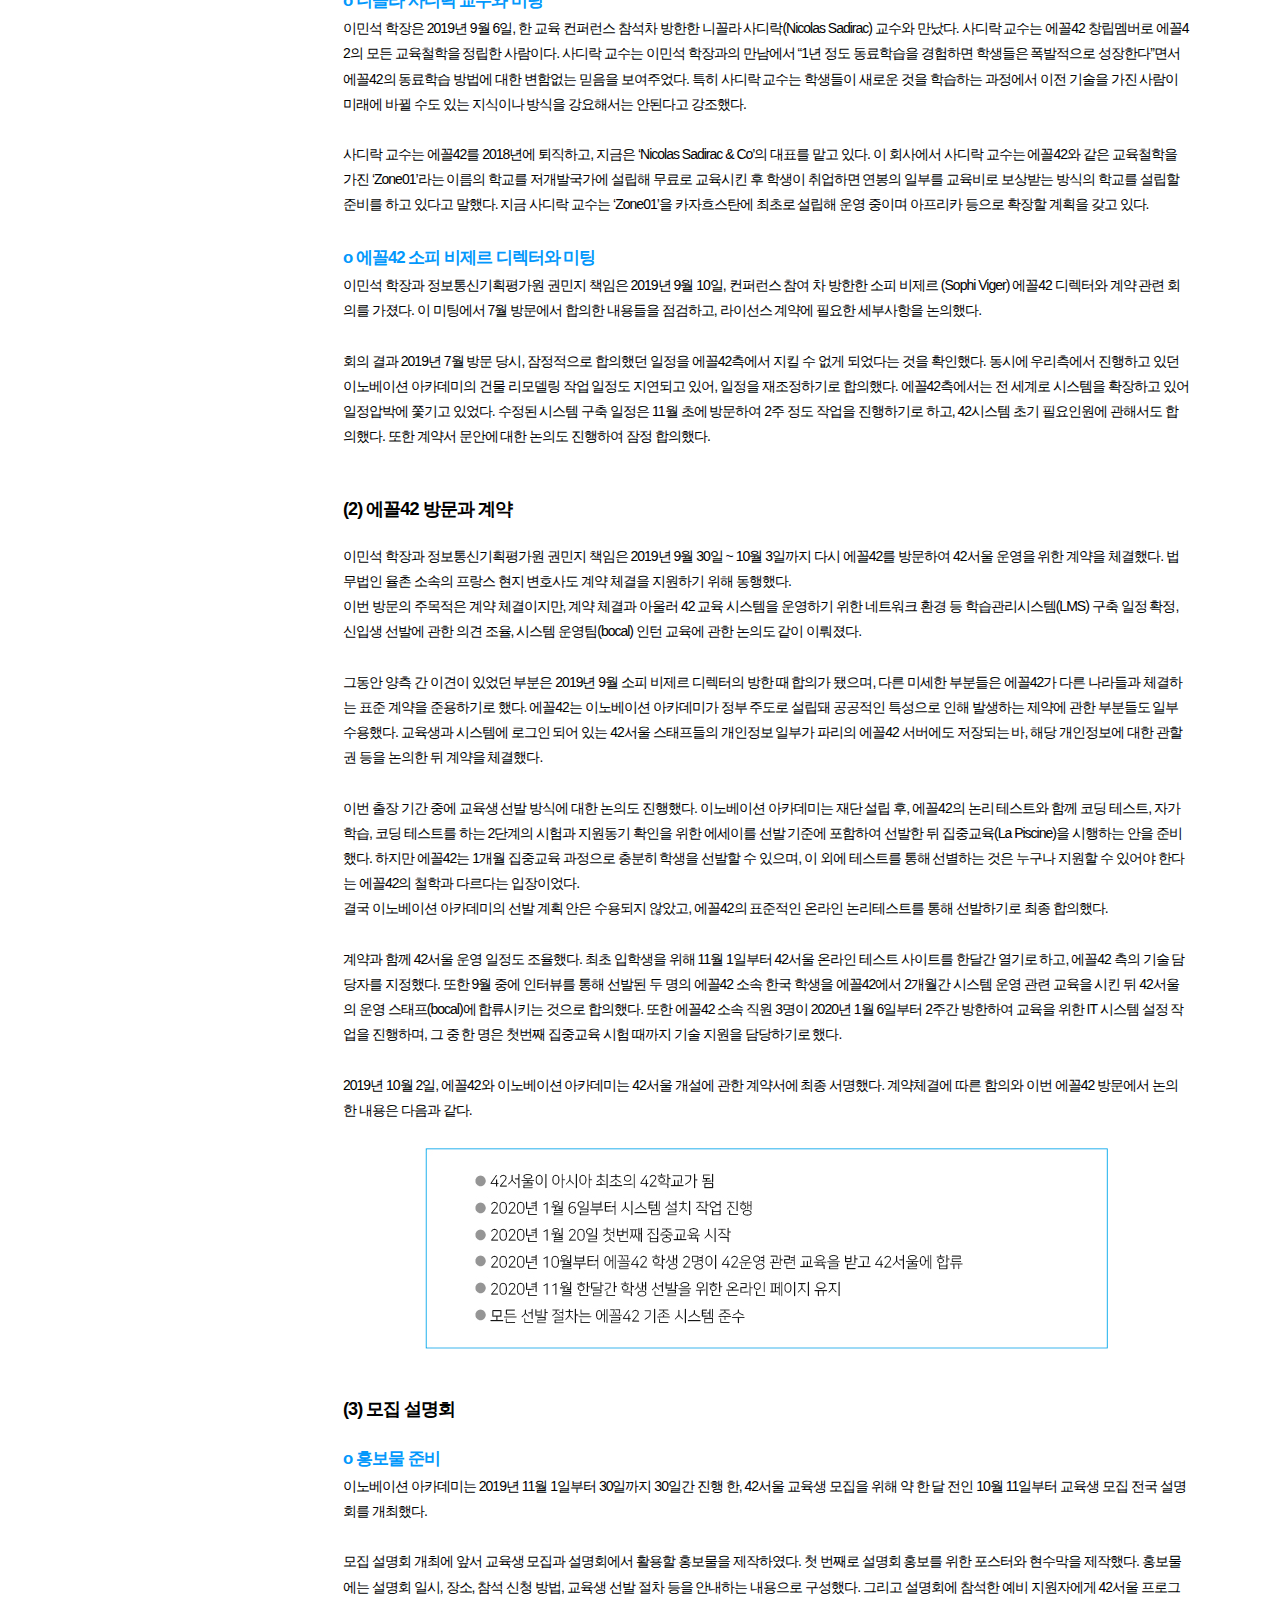
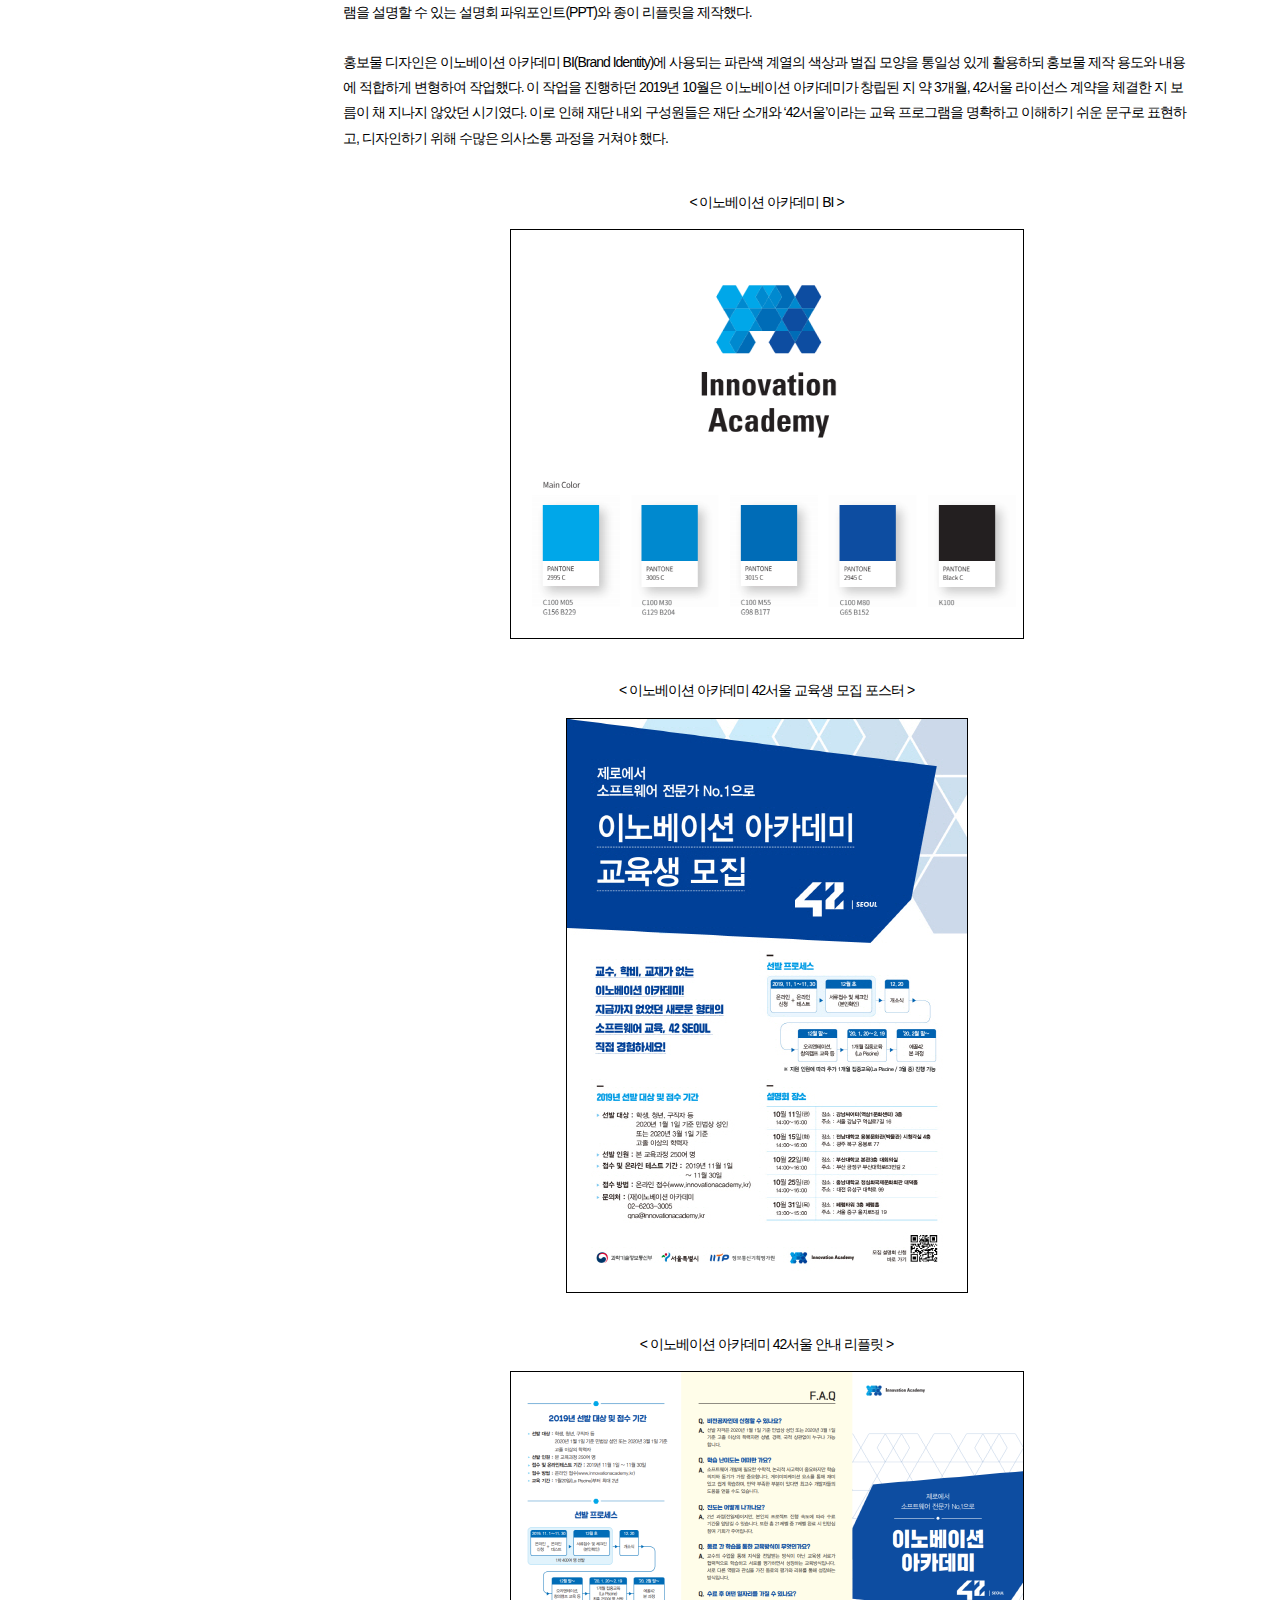
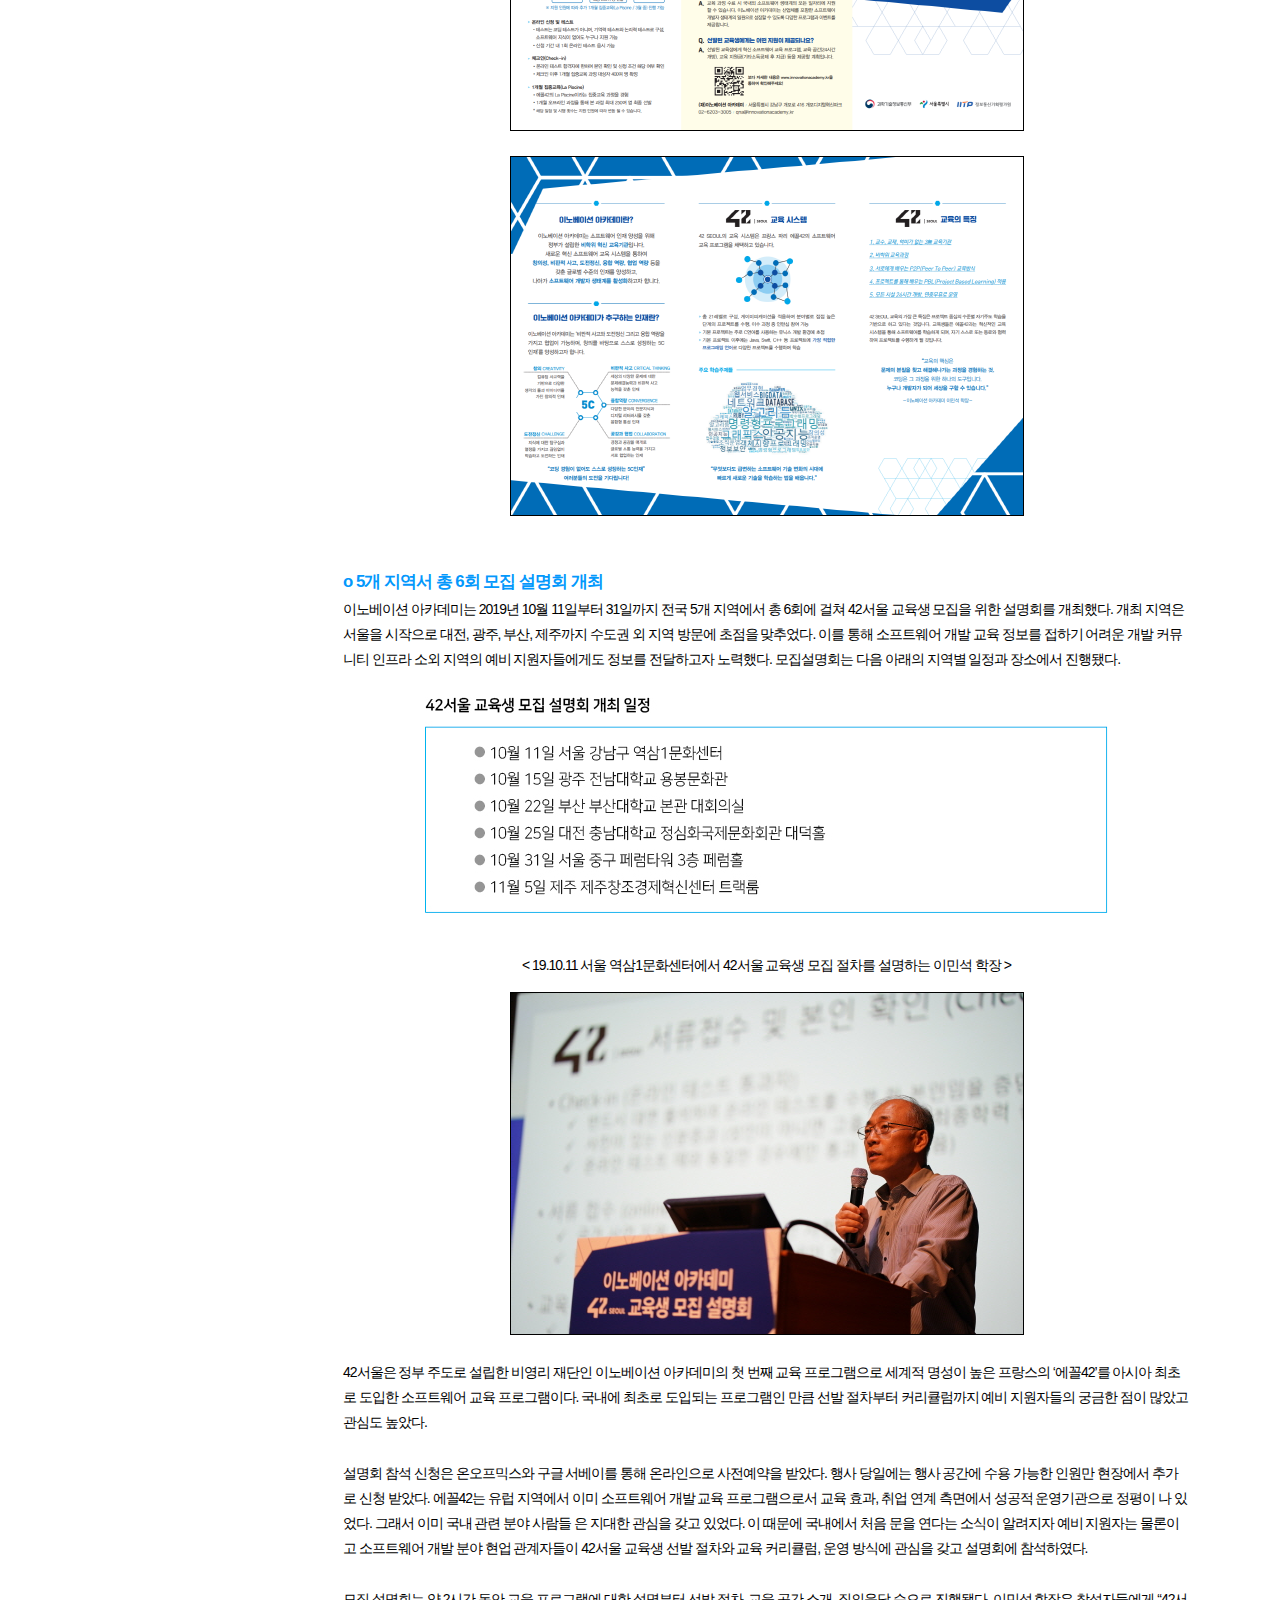
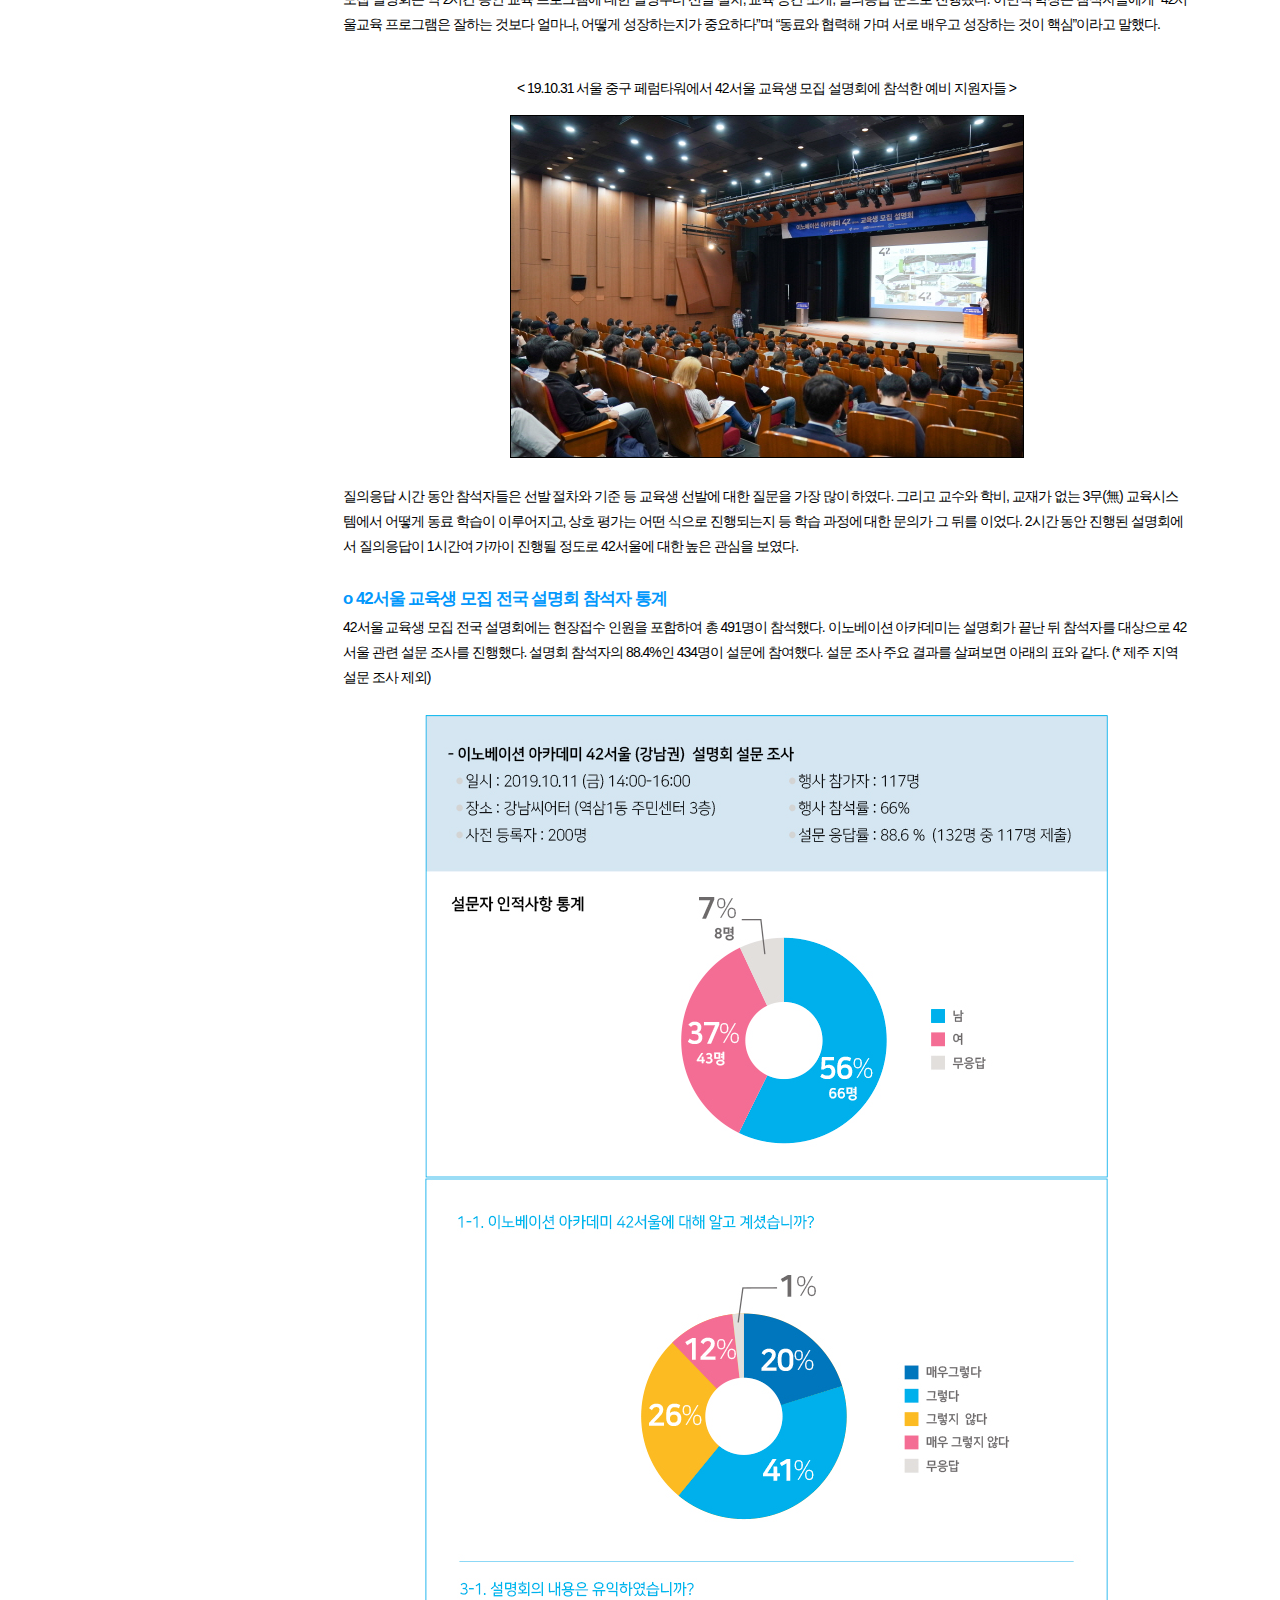
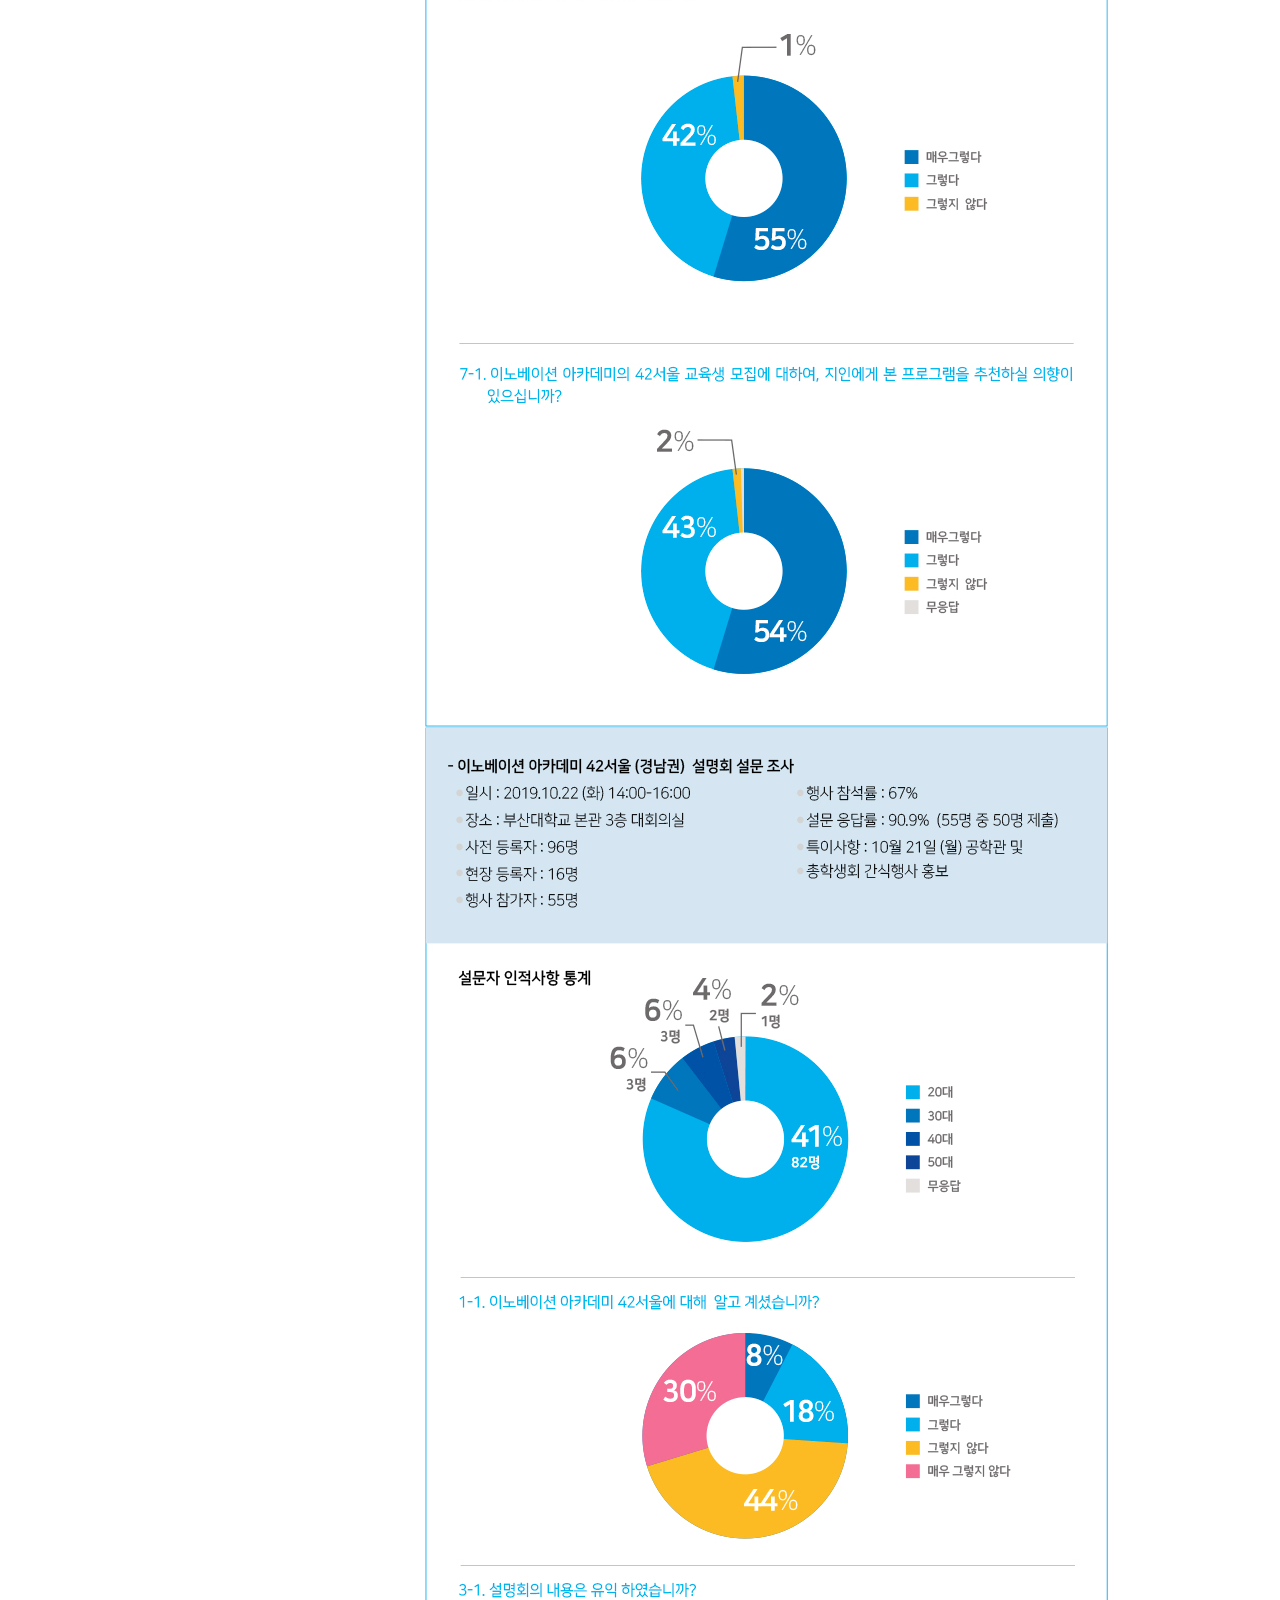
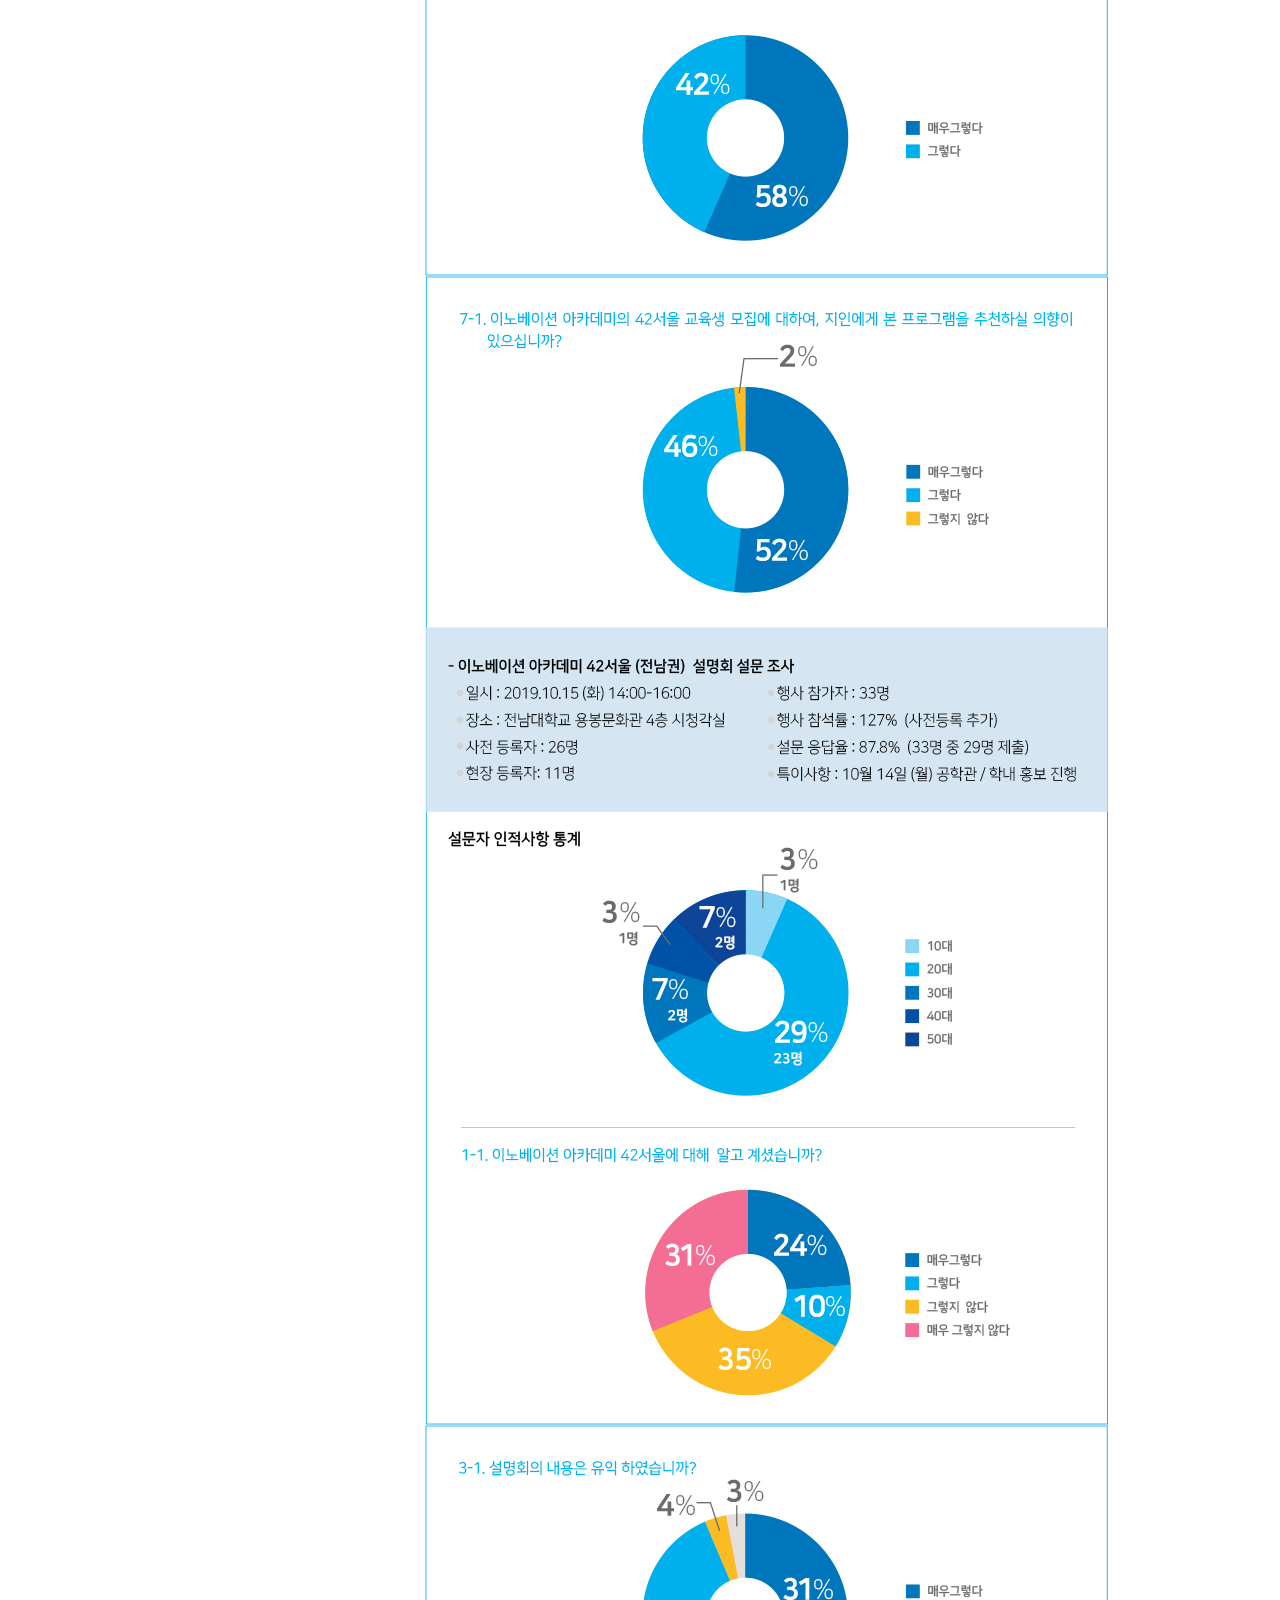
<file: 3.html>
<!DOCTYPE html>
<html>
<title>이노베이션 아카데미 백서</title>
<meta charset="UTF-8">
<meta name="viewport" content="width=device-width, initial-scale=1">
<script src="https://ajax.googleapis.com/ajax/libs/jquery/1.12.4/jquery.min.js"></script>

<link rel="stylesheet" href="common/css.css">
<body>
<div id="body_div">
  <div id="top_div">
    <img id="top_banner" class="top_img" src="common/img/top_bg.jpg" width="1100" height="120">
      <img id="bar" class="top_img" src="common/img/chap3_bar.jpg"><img id="mobile_btn" src="common/img/menu.jpg" onclick="open_menu();"><img id="mo_bar" src="common/img/mo_chap3_bar.jpg">
  </div>
  <div id="left_div">
      <div id="left_menu"><img id="close_btn" src="common/img/btn_close.jpg" onclick="close_menu();" style="width:2.0rem;"></div>
    <div class="blue_bar"></div>
    <p class="menu_h1_first" onclick="go('index')">개요</p>  
    <p class="menu_h1" onclick="go('1')">제1장 설립<br/>이노베이션 아카데미(IA)</p>
    <p class="menu_h1" onclick="go('2')">제2장 운영<br/>혁신교육을 위한 환경</p>
    <p class="menu_active_h1_other">제3장 사업<br/>세 가지 사업</p>
      <ul>
        <li><a href="#section1" class="menu menu_active_h2">1. 42서울</a></li>
        <li><a href="#section2" class="menu menu_h2">2. Project-X</a></li>
        <li><a href="#section3" class="menu menu_h2">3. 개발자생태계<br/>활성화를 위한 지원</a></li>
      </ul>
    <p class="menu_h1" onclick="go('4')">제4장 홍보<br/>3무(교수, 교재, 학비)<br/>소프트웨어 교육기관</p>
    <p class="menu_h1" onclick="go('covid')">부록<br/>코로나19 대응</p>
      <br/>
    <span class="share_down">공유하기</span><br/><a href="https://www.addtoany.com/add_to/twitter?linkurl=http%3A%2F%2Fiawp.kr%2Findex.html" target="_blank"><img src="common/img/icon_tw.jpg"></a> &nbsp;<a href="https://www.addtoany.com/add_to/facebook?linkurl=http%3A%2F%2Fiawp.kr%2F" target="_blank"><img src="common/img/icon_fb.jpg"></a> &nbsp;<a href="https://story.kakao.com/share?url=http%3A%2F%2Fiawp%2Ekr" target="_blank"><img src="common/img/icon_ks.jpg"></a> &nbsp;<a href="http://blog.naver.com/openapi/share?url=http%3A%2F%2Fiawp%2Ekr" target="_blank"><img src="common/img/icon_nv.jpg"></a> &nbsp;<a href="https://www.addtoany.com/add_to/linkedin?linkurl=http%3A%2F%2Fiawp.kr%2F" target="_blank"><img src="common/img/icon_li.jpg"></a><br/><br/>
    <span class="share_down">백서</span><br/><a href="./common/2020_whitepaper_innovationacademy_F.pdf" target="_blank"><img src="common/img/icon_pdf.jpg"></a>
  </div>
  <div id="content"><div class="section1 content_menu"><div class="blue_bar"></div><p class="content_h1">제3장 사업</p><p class="content_h1_title">3가지 사업</p>
      <p class="content_h2">1. 42서울</p><p class="content_h3">1) 준비</p><p class="content_h3">(1) 계약 전 진행 상황</p><p class="content_h4">ο 에꼴42 방문</p>이민석 학장은 학장에 선임된 후, 취임 전인 2019년 7월 7일 ~ 12일까지 5일 동안, ‘이노베이션 아카데미 소프트웨어 혁신 교육 프로그램 도입을 위한 협상단’을 구성하여, 프랑스 파리의 ‘에꼴42’, 42 네트워크의 교육기관인 리옹의 ‘LE101’, 벨기에 브뤼셀의 ‘Code19’를 방문했다. 협상단은 이민석 학장 선정자를 비롯하여 유관부처 및 기관 관계자와 업계 전문가 등 총 6명으로 구성됐다

<img class="top_img" src="common/img/chap3/61-01.jpg">
      협상단의 방문 목적은 에꼴42의 교육 시스템이 이노베이션 아카데미가 추구하는 교육 목표 및 방법과 맞는지를 확인하고 추후 계약을 진행할 경우, 일정을 협의하기 위한 출장이었다. 협상단은 이번 방문을 통해 에꼴42와 42교육 프로그램 라이선스를 위한 기초 협의를 하고, 에꼴42에 재학중인 학생들과 인터뷰를 진행했다. 
      
      협상단은 출장에서 에꼴42의 교육과정에 대한 내용을 상세히 확인했다. 에꼴42의 전체 교육 과정은 공통 트랙과 전문 트랙으로 구성돼 있고, 공통 트랙을 마치면 인턴을 하는 것으로 과정이 구성되어 있었다. 레벨의 구성은 2020년 1월부터 바뀌었지만 기본적으로 두 단계와 인턴으로 구성된 상황은 지금과 다르지 않다.
      
협상단은 출장을 통해 교육 확장성에 대한 확인도 했다. 파리의 에꼴42는 33명의 운영 인력이 3,700명 정도의 학생을 관리하고 있었다. 같은 42 네트워크 학교인 벨기에 브뤼셀의 Code 19는 200명 정도의 학생에 6명의 스태프가 있었다. 리옹의 LE101도 250여명의 학생이 있으며, 전일제 스태프는 5명이었다. 이미 7년 이상의 경험으로 안정적인 운영을 하고 있는 에꼴42는 33명의 운영인력이면 확장성이 잘 확보된 경우지만, 다른 두 곳은 기대했던 만큼의 확장성을 확보하지는 못하고 있었다. 반면 한국의 경우는 공공적 성격을 갖고 있고, 새로운 교육 시스템 개발, 학생들에 대한 지원금 이슈도 있어서 더 많은 인력이 필요할 것으로 사료됐다.
      
또한 각 캠퍼스별로 여러 명의 학생들을 만나 지원동기, 학업 기간과 현재 진도 상황, 에꼴42가 추구하고 있는 동료학습, 동료평가에 대한 개인적인 의견을 들을 수 있었다. 이 과정에서 팀 프로젝트나 개인 프로젝트 상황에서 동료학습과 평가라는 교육 방식이 잘 동작하고 있음을 확인할 수 있었다.

교육수준에 대해 에꼴42의 디렉터는 평생학습을 추구하는 직업 교육 기관이라고 스스로를 정의했다. 실제 에꼴42는 공통 트랙을 18개월 이내에 끝내고, 21레벨을 3~5년에 끝내는 것으로 설계하고 있었다. 하지만 대부분의 학생들은 15레벨에 이르기 전에 취업을 하여 21 레벨을 완성한 학생은 전체 입학생 가운데 20% 미만이라고 했다.
      
협상단의 소프트웨어 전문가들은 각 기관 견학 및 책임자의 설명, 시스템 확인, 학생 인터뷰를 통해서 대체로 합의한 에꼴42 시스템에 대한 평가는 다음과 같다.

<img class="top_img" src="common/img/chap3/62-01.jpg">
협상단은 이번 방문을 통해 ▲에꼴42 도입하여 규모 있는 인력 양성이라는 이노베이션 아카데미 설립 목표 달성 ▲에꼴42 단점 보완할 수 있는 우리 자체 프로그램 개발 병행 ▲자체 프로그램 개발 후에도 에꼴42만의 장점 많아 계속 활용 등 세가지 결론을 이끌어냈다.  

이번 방문에서 협상단과 에꼴42 양측은 42서울을 열기로 기본적으로 합의하고 다음과 같은 일정으로 계약과 후속 조치를 진행하기로 잠정 합의했다.

<img class="top_img" src="common/img/chap3/62-02.jpg">
      
<img class="top_img" src="common/img/chap3/pic_3_1_1_1.jpg" border="1">
<img class="top_img" src="common/img/chap3/pic_3_1_1_2.jpg" border="1">
<img class="top_img" src="common/img/chap3/pic_3_1_1_3.jpg" border="1">

      <p class="content_h4">ο 42실리콘밸리 방문</p>이민석 학장은 2019년 8월 31일~ 9월 5일까지 42실리콘밸리를 방문하고, 현지에서 유사한 개념의 소프트웨어/창업 스쿨을 설립했던 과메 얌네인(Kwame Yamgnane) 씨를 만났다. 얌네인씨는 에꼴42의 공동 창업자 중 한명으로 지금은 42실리콘밸리를 그만두고, 퀘이저 실리콘밸리(Qwasar Silicon Valley)라는 이름의 소프트웨어 개발 및 창업 교육 기관을 오클랜드에 설립해 운영하고 있다. 얌네인씨는 에꼴42는 많은 장점에도 불구하고, 프로젝트 중심의 교육으로 일반대학에서 배우는 컴퓨터 과학(Computer Science) 과목에 대한 이해가 부족할 수 있다고 말했다. 또 얌네인씨는 그 부분을 보강하기 위해 대학과 협력하는 모델의 새로운 학교를 설립했다고 말했다.
      
팰러 앨토(Palo Alto)에서 만을 건너면 있는 프리몬트(Fremont) 시에 있는 42실리콘밸리는 에꼴42가 직접 설립했다. 파리의 에꼴42와는 달리 42실리콘밸리는 매우 여유로운 공간에서 하드웨어 랩, 인공지능 랩, 창업 프로그램 등 다양한 프로그램을 실험적으로 운영하고 있었다. 
      
      파리와 실리콘밸리의 문화적인 차이와 학생들이 처한 환경 차이 때문에 직접적인 비교는 쉽지 않으나, 42실리콘밸리는 에꼴42에 비해 학생들에게 좀 더 빠른 학습을 요구하는 방식으로 운영되고 있었다. 42실리콘밸리 방문에서도 42 교육을 받고 있는 학생들과 면담을 진행했고, 다른 42 학생들과 크게 다르지 않은 상황을 직접 확인했다. 
      
      이 방문에서는 실리콘밸리의 한국인 개발자 커뮤니티 리더들, 스타트업 대표들과 스타트업 지원 조직들, 그리고 현지의 글로벌 소프트웨어 기업 및 스타트업의 개발자들을 만나서 개발자 부족, 채용관행, 인턴 프로그램 운영, 현지 부트캠프 현황 등에 관한 의견을 청취하고, 향후 협력 방안에 대한 논의를 진행했다.

<img class="top_img" src="common/img/chap3/pic_3_1_1_4.jpg" border="1">
<img class="top_img" src="common/img/chap3/pic_3_1_1_5.jpg" border="1">
<img class="top_img" src="common/img/chap3/pic_3_1_1_6.jpg" border="1">
<img class="top_img" src="common/img/chap3/pic_3_1_1_7.jpg" border="1">

42실리콘밸리 방문에서 얻은 시사점들은 다음과 같다.

<img class="top_img" src="common/img/chap3/63-01.jpg">
      <p class="content_h4">ο 니꼴라 사디락 교수와 미팅</p>이민석 학장은 2019년 9월 6일, 한 교육 컨퍼런스 참석차 방한한 니꼴라 사디락(Nicolas Sadirac) 교수와 만났다. 사디락 교수는 에꼴42 창립멤버로 에꼴42의 모든 교육철학을 정립한 사람이다. 사디락 교수는 이민석 학장과의 만남에서 “1년 정도 동료학습을 경험하면 학생들은 폭발적으로 성장한다”면서 에꼴42의 동료학습 방법에 대한 변함없는 믿음을 보여주었다. 특히 사디락 교수는 학생들이 새로운 것을 학습하는 과정에서 이전 기술을 가진 사람이 미래에 바뀔 수도 있는 지식이나 방식을 강요해서는 안된다고 강조했다.
      
사디락 교수는 에꼴42를 2018년에 퇴직하고, 지금은 ‘Nicolas Sadirac & Co’의 대표를 맡고 있다. 이 회사에서 사디락 교수는 에꼴42와 같은 교육철학을 가진 ‘Zone01’라는 이름의 학교를 저개발국가에 설립해 무료로 교육시킨 후 학생이 취업하면 연봉의 일부를 교육비로 보상받는 방식의 학교를 설립할 준비를 하고 있다고 말했다. 지금 사디락 교수는 ‘Zone01’을 카자흐스탄에 최초로 설립해 운영 중이며 아프리카 등으로 확장할 계획을 갖고 있다.

      <p class="content_h4">ο 에꼴42 소피 비제르 디렉터와 미팅</p>이민석 학장과 정보통신기획평가원 권민지 책임은 2019년 9월 10일, 컨퍼런스 참여 차 방한한 소피 비제르 (Sophi Viger) 에꼴42 디렉터와 계약 관련 회의를 가졌다. 이 미팅에서 7월 방문에서 합의한 내용들을 점검하고, 라이선스 계약에 필요한 세부사항을 논의했다.
      
회의 결과 2019년 7월 방문 당시, 잠정적으로 합의했던 일정을 에꼴42측에서 지킬 수 없게 되었다는 것을 확인했다. 동시에 우리측에서 진행하고 있던 이노베이션 아카데미의 건물 리모델링 작업 일정도 지연되고 있어, 일정을 재조정하기로 합의했다. 에꼴42측에서는 전 세계로 시스템을 확장하고 있어 일정압박에 쫓기고 있었다. 수정된 시스템 구축 일정은 11월 초에 방문하여 2주 정도 작업을 진행하기로 하고, 42시스템 초기 필요인원에 관해서도 합의했다. 또한 계약서 문안에 대한 논의도 진행하여 잠정 합의했다.
      
      <p class="content_h3">(2) 에꼴42 방문과 계약</p>이민석 학장과 정보통신기획평가원 권민지 책임은 2019년 9월 30일 ~ 10월 3일까지 다시 에꼴42를 방문하여 42서울 운영을 위한 계약을 체결했다. 법무법인 율촌 소속의 프랑스 현지 변호사도 계약 체결을 지원하기 위해 동행했다.
이번 방문의 주목적은 계약 체결이지만, 계약 체결과 아울러 42 교육 시스템을 운영하기 위한 네트워크 환경 등 학습관리시스템(LMS) 구축 일정 확정, 신입생 선발에 관한 의견 조율, 시스템 운영팀(bocal) 인턴 교육에 관한 논의도 같이 이뤄졌다.
      
그동안 양측 간 이견이 있었던 부분은 2019년 9월 소피 비제르 디렉터의 방한 때 합의가 됐으며, 다른 미세한 부분들은 에꼴42가 다른 나라들과 체결하는 표준 계약을 준용하기로 했다. 에꼴42는 이노베이션 아카데미가 정부 주도로 설립돼 공공적인 특성으로 인해 발생하는 제약에 관한 부분들도 일부 수용했다. 교육생과 시스템에 로그인 되어 있는 42서울 스태프들의 개인정보 일부가 파리의 에꼴42 서버에도 저장되는 바, 해당 개인정보에 대한 관할권 등을 논의한 뒤 계약을 체결했다.
      
이번 출장 기간 중에 교육생 선발 방식에 대한 논의도 진행했다. 이노베이션 아카데미는 재단 설립 후, 에꼴42의 논리 테스트와 함께 코딩 테스트, 자가학습, 코딩 테스트를 하는 2단계의 시험과 지원동기 확인을 위한 에세이를 선발 기준에 포함하여 선발한 뒤 집중교육(La Piscine)을 시행하는 안을 준비했다. 하지만 에꼴42는 1개월 집중교육 과정으로 충분히 학생을 선발할 수 있으며, 이 외에 테스트를 통해 선별하는 것은 누구나 지원할 수 있어야 한다는 에꼴42의 철학과 다르다는 입장이었다.
결국 이노베이션 아카데미의 선발 계획 안은 수용되지 않았고, 에꼴42의 표준적인 온라인 논리테스트를 통해 선발하기로 최종 합의했다.
      
계약과 함께 42서울 운영 일정도 조율했다. 최초 입학생을 위해 11월 1일부터 42서울 온라인 테스트 사이트를 한달간 열기로 하고, 에꼴42 측의 기술 담당자를 지정했다. 또한 9월 중에 인터뷰를 통해 선발된 두 명의 에꼴42 소속 한국 학생을 에꼴42에서 2개월간 시스템 운영 관련 교육을 시킨 뒤 42서울의 운영 스태프(bocal)에 합류시키는 것으로 합의했다. 또한 에꼴42 소속 직원 3명이 2020년 1월 6일부터 2주간 방한하여 교육을 위한 IT 시스템 설정 작업을 진행하며, 그 중 한 명은 첫번째 집중교육 시험 때까지 기술 지원을 담당하기로 했다. 

      2019년 10월 2일, 에꼴42와 이노베이션 아카데미는 42서울 개설에 관한 계약서에 최종 서명했다. 계약체결에 따른 함의와 이번 에꼴42 방문에서 논의한 내용은 다음과 같다.

<img class="top_img" src="common/img/chap3/65-01.jpg">
<p class="content_h3">(3) 모집 설명회</p><p class="content_h4">ο 홍보물 준비</p>이노베이션 아카데미는 2019년 11월 1일부터 30일까지 30일간 진행 한, 42서울 교육생 모집을 위해 약 한 달 전인 10월 11일부터 교육생 모집 전국 설명회를 개최했다.
      
모집 설명회 개최에 앞서 교육생 모집과 설명회에서 활용할 홍보물을 제작하였다. 첫 번째로 설명회 홍보를 위한 포스터와 현수막을 제작했다. 홍보물에는 설명회 일시, 장소, 참석 신청 방법, 교육생 선발 절차 등을 안내하는 내용으로 구성했다. 그리고 설명회에 참석한 예비 지원자에게 42서울 프로그램을 설명할 수 있는 설명회 파워포인트(PPT)와 종이 리플릿을 제작했다.

홍보물 디자인은 이노베이션 아카데미 BI(Brand Identity)에 사용되는 파란색 계열의 색상과 벌집 모양을 통일성 있게 활용하되 홍보물 제작 용도와 내용에 적합하게 변형하여 작업했다. 이 작업을 진행하던 2019년 10월은 이노베이션 아카데미가 창립된 지 약 3개월, 42서울 라이선스 계약을 체결한 지 보름이 채 지나지 않았던 시기였다. 이로 인해 재단 내외 구성원들은 재단 소개와 ‘42서울’이라는 교육 프로그램을 명확하고 이해하기 쉬운 문구로 표현하고, 디자인하기 위해 수많은 의사소통 과정을 거쳐야 했다.

<p align="center">< 이노베이션 아카데미 BI ></p><img class="top_img" src="common/img/chap3/pic_3_1_1_8.png" border="1">
<p align="center">< 이노베이션 아카데미 42서울 교육생 모집 포스터 ></p><img class="top_img" src="common/img/chap3/pic_3_1_1_11.jpg" border="1">
<p align="center">< 이노베이션 아카데미 42서울 안내 리플릿 ></p><img class="top_img" src="common/img/chap3/pic_3_1_1_9.png" border="1">
    <img class="top_img" src="common/img/chap3/pic_3_1_1_10.png" border="1">

      <p class="content_h4">ο 5개 지역서 총 6회 모집 설명회 개최</p>이노베이션 아카데미는 2019년 10월 11일부터 31일까지 전국 5개 지역에서 총 6회에 걸쳐 42서울 교육생 모집을 위한 설명회를 개최했다. 개최 지역은 서울을 시작으로 대전, 광주, 부산, 제주까지 수도권 외 지역 방문에 초점을 맞추었다. 이를 통해 소프트웨어 개발 교육 정보를 접하기 어려운 개발 커뮤니티 인프라 소외 지역의 예비 지원자들에게도 정보를 전달하고자 노력했다. 모집설명회는 다음 아래의 지역별 일정과 장소에서 진행됐다. 

<img class="top_img" src="common/img/chap3/66-02.jpg">
<p align="center">< 19.10.11 서울 역삼1문화센터에서 42서울 교육생 모집 절차를 설명하는 이민석 학장 ></p><img class="top_img" src="common/img/chap3/pic_3_1_1_12.jpg" border="1">
42서울은 정부 주도로 설립한 비영리 재단인 이노베이션 아카데미의 첫 번째 교육 프로그램으로 세계적 명성이 높은 프랑스의 ‘에꼴42’를 아시아 최초로 도입한 소프트웨어 교육 프로그램이다. 국내에 최초로 도입되는 프로그램인 만큼 선발 절차부터 커리큘럼까지 예비 지원자들의 궁금한 점이 많았고 관심도 높았다.
    
설명회 참석 신청은 온오프믹스와 구글 서베이를 통해 온라인으로 사전예약을 받았다. 행사 당일에는 행사 공간에 수용 가능한 인원만 현장에서 추가로 신청 받았다. 에꼴42는 유럽 지역에서 이미 소프트웨어 개발 교육 프로그램으로서 교육 효과, 취업 연계 측면에서 성공적 운영기관으로 정평이 나 있었다. 그래서 이미 국내 관련 분야 사람들 은 지대한 관심을 갖고 있었다. 이 때문에 국내에서 처음 문을 연다는 소식이 알려지자 예비 지원자는 물론이고 소프트웨어 개발 분야 현업 관계자들이 42서울 교육생 선발 절차와 교육 커리큘럼, 운영 방식에 관심을 갖고 설명회에 참석하였다.
    
모집 설명회는 약 2시간 동안 교육 프로그램에 대한 설명부터 선발 절차, 교육 공간 소개, 질의응답 순으로 진행됐다. 이민석 학장은 참석자들에게 “42서울교육 프로그램은 잘하는 것보다 얼마나, 어떻게 성장하는지가 중요하다”며 “동료와 협력해 가며 서로 배우고 성장하는 것이 핵심”이라고 말했다.

<p align="center">< 19.10.31 서울 중구 페럼타워에서 42서울 교육생 모집 설명회에 참석한 예비 지원자들 ></p><img class="top_img" src="common/img/chap3/pic_3_1_1_13.jpg" border="1">
  질의응답 시간 동안 참석자들은 선발 절차와 기준 등 교육생 선발에 대한 질문을 가장 많이 하였다. 그리고 교수와 학비, 교재가 없는 3무(無) 교육시스템에서 어떻게 동료 학습이 이루어지고, 상호 평가는 어떤 식으로 진행되는지 등 학습 과정에 대한 문의가 그 뒤를 이었다. 2시간 동안 진행된 설명회에서 질의응답이 1시간여 가까이 진행될 정도로 42서울에 대한 높은 관심을 보였다.  

      <p class="content_h4">ο 42서울 교육생 모집 전국 설명회 참석자 통계</p>42서울 교육생 모집 전국 설명회에는 현장접수 인원을 포함하여 총 491명이 참석했다. 이노베이션 아카데미는 설명회가 끝난 뒤 참석자를 대상으로 42서울 관련 설문 조사를 진행했다. 설명회 참석자의 88.4%인 434명이 설문에 참여했다. 설문 조사 주요 결과를 살펴보면 아래의 표와 같다. (* 제주 지역 설문 조사 제외)
      
<img class="top_img" src="common/img/chap3/67-01.jpg"><img class="top_img" src="common/img/chap3/68-01.jpg"><img class="top_img" src="common/img/chap3/69-01.jpg"><img class="top_img" src="common/img/chap3/70-01.jpg"><img class="top_img" src="common/img/chap3/71-01.jpg"><img class="top_img" src="common/img/chap3/72-01.jpg"><img class="top_img" src="common/img/chap3/73-01.jpg"><img class="top_img" src="common/img/chap3/74-01.jpg">
설명회 참석자의 연령대는 20대가 69.4%(220명)로 가장 높았고, 뒤를 이어 30대 12.3%(39명), 40대 7.3%(23명), 50대 6%(19명), 10대 2.9%(9명) 순위였다. (*연령별 참석자는 서울 강남권을 제외한 부산, 광주, 대전, 서울 강북권 참석자 기준) 
      42서울을 사전에 알고 있었느냐는 질문엔 51%가 “그렇다” 및 “매우 그렇다”라고 응답하여, 설명회 참석자의 과반수가 42서울 프로그램에 대해 인지하고 있었다. 설명회 내용이 유익했느냐는 질문에는 100%에 육박하는 96.6%가 “그렇다” 및 “매우 그렇다”라고 조사돼 매우 만족한 것으로 나타났다. 42서울을 지인에게 추천할 의향이 있느냐는 질문에는 95.6%가 “그렇다” 및 “매우 그렇다”라고 응답해, 본인 참여에 그치는 것이 아니라 주변 지인에게도 추천하고 싶은 프로그램이라는 것을 입증했다.

      <p class="content_h4">ο 42서울 교육생 모집 온라인 설명회 개최</p>2019년 10월 20일 저녁 8시, 오프라인으로 진행하는 설명회에 참석이 어려운 예비 지원자들을 위해 재단 공식 유튜브 채널을 통한 온라인 설명회를 개최했다. 온라인 설명회 또한 오프라인 설명회와 동일하게 진행했다. 실시간 채팅을 통한 QnA(질의응답) 코너를 마련하여 오프라인 설명회에 참석하지 못하는 교육생들에게도 42서울 프로그램에 관한 궁금증을 해결할 수 있는 기회를 제공했다.

<p align="center">< 42 서울 교육생 모집 온라인 설명회 실시간 화면 ></p><img class="top_img" src="common/img/chap3/pic_3_1_1_14.jpg" border="1">
    <p align="center">< 강남구의 한 스튜디오에서 진행한 온라인 설명회 준비 모습 ></p><img class="top_img" src="common/img/chap3/pic_3_1_1_15.jpg" border="1">

온라인 설명회는 최대 동시 접속자 수 77명을 기록하였고, 교육생 모집 마감일인 11월 30일까지 총 7,000회의 조회 수를 기록하였다. 재단은 온라인 설명회 영상을 유튜브 채널에 게시하여 42서울 온라인 테스트에 지원하고자 하는 교육생들에게 교육 프로그램 안내 및 선발 절차를 안내하는 가이드 영상으로 활용하였다. 온라인 설명회 영상 조회 수는 약 1만 5,000회를(2020.9.15. 기준) 기록할 정도로 42서울 프로그램에 관한 관심이 지속해서 이어지고 있음이 확인됐다.

      <p class="content_h3">(4)학생 지원현황과 에피소드</p><p class="content_h4">ο 지원현황 추이</p>재단은 2019년 11월 1일부터 30일까지 한 달간 ‘42서울’ 홈페이지(<a href="https://42seoul.kr/" target="_blank">https://42seoul.kr/</a>)에서 교육생을 모집했다. 지원자격은 코딩 경험이 없어도 성인 또는 고등학교 졸업 이상의 학력자이면, 성별, 경력, 국적 상관없이 누구나 지원 가능하도록 했다.
      
‘42서울’은 교수, 교재, 학비 없이 소프트웨어를 학습하는 프랑스 ‘에꼴42’의 아시아 최초 캠퍼스로, 공식 오픈 전부터 국내외 많은 이들의 기대를 모았다. 그 관심을 입증하듯 11월 1일 ‘42서울’ 지원 사이트 오픈과 동시에 온라인 테스트 응시자가 몰려 교육생 모집 시작 10일 만에 5,000여명이, 모집 한 달여 만에는 1만 1,118명에 달하는 응시자가 몰렸다. 응시 연령대는 취업을 준비 중인 청년층이 대부분이었다. 최연소 지원자는 만 15세(고등학교 졸업 이상의 학력자)였고, 최고령 지원자는 만 67세였다.
      
재단은 지원자들의 뜨거운 반응에 힘입어 1개월 집중교육(La Piscine) 및 본교육 과정 참여 기회를 확대하였다. 보다 많은 이들이 ‘42서울’의 혁신 교육 과정을 경험해 볼 수 있도록 추가로 150여명에게 1개월 집중교육(La Piscine) 참여 기회를 제공하고, 본교육 참여자 역시 추가로 선발했다. 단, 수용 가능한 인원이 한정되어 있는 만큼 체크인 미팅과 1개월 집중교육(La Piscine)을 2번에 나눠 1차, 2차로 진행하는 것으로 했다.
      
1기 1차 교육생은 기존대로 2019년 12월 6일, 7일 양일간 체크인 미팅을 통해 대면 확인을 완료했다. 이후 2020년 1월 20일부터 1개월 동안 진행된 집중교육을 거쳐 선발된 최종 교육생은 2월 24일부터 약 2년간 본 교육 과정을 이수하는 것으로 하였다.
      
재단은 지원자들을 대상으로 11월 1일부터 30일까지 ‘42서울’ 홈페이지에서 논리력과 기억력 테스트로 구성된 온라인 테스트를 거쳐, 합격한 이들에 한해 본인 확인 등을 거쳐 최종 집중교육(La Piscine) 대상자를 선발했다. 선발된 교육생들은 소프트웨어 인재로서 가능성을 확인할 수 있는 창의캠프와 1개월 집중교육(La Piscine) 과정을 밟았다. 이후 본 교육 과정 진입이 확정된 교육생은 게임 요소를 적용한 단계별 프로젝트를 수행하며 소프트웨어를 학습하고 있다. 수업은 교수, 교재, 학비 없이 서로의 협업으로 배우는 P2P(Peer To Peer) 방식으로 진행된다. 
      
<img class="top_img" src="common/img/chap3/75-01.jpg">
      <p class="content_h4">ο 고객CS이슈와 VOC</p>재단에게 고객(Customer)은 예비 교육생 또는 교육생이다. 재단은 고객 즉, 교육생들과 소통을 위해 공식 이메일과 글로벌 협업용 메신저인 슬랙(Slack)을 활용했다. 이메일은 홈페이지에 게시하여 예비 교육생뿐만 아니라 누구든지 궁금한 것이 있으면 문의할 수 있도록 했다. 이메일로는 주로 교육일정과 지원금에 관한 문의가 오며, 체크인 미팅 대상자에 대한 안내사항이 해당 메일 계정으로 발송됨에 따라 참여 대상자의 문의가 주를 이루었다. 슬랙(Slack)은 교육생과 재단 스태프들이 바로 소통할 수 있는 채널로써 로그인 및 접속 관련, 인트라 서버 이용 등 시스템 관련 문의가 대부분이었다.

      시기별로 주를 이루는 문의 내용은 다음과 같았다.

<img class="top_img" src="common/img/chap3/76-01.jpg">
      2020년도 교육을 앞두고 미처 예상하지 못했던 일이 일어났다. 코로나19로 인하여 계획했던 교육일정에 변화가 생겼다. 전염 가능성이 있는 질병이 유행하는 시기에 교육장에 300여명의 교육생을 받는 것은 위험할 수 있다는 것이 과기정통부를 비롯한 유관부처의 공통된 의견이었다. 그에 따라 재단은 당초 2월 24일로 계획했던 1기 1차 본과정과 1기 2차 1개월 집중교육(la piscine) 개시일을 무기한 연기할 수밖에 없었다.
      
문제는 연기가 결정된 날이 교육 개시 이틀 전인 2월 22일이었다. 마침 주말인 토요일이라 재단에서는 300여명의 교육생들 한 명 한 명에게 일일이 유선으로 교육 연기를 안내했다. 게다가 코로나19 사태가 장기화되면서 교육을 정확히 언제 재개한다는 확답을 주지 못하자 교육일정에 대한 문의가 지속적으로 들어왔다. 무기한 일정 연기가 되면서 이와 관련한 CS 역시 폭발적으로 증가했다. 사전 체크인 미팅 또한 교육생들의 안전을 위해 온라인으로 진행하자 온라인 체크인 미팅기간에는 매주 100건 이상의 CS가 접수되곤 했다.

<img class="top_img" src="common/img/chap3/76-02.jpg">
      재단은 코로나19 사태가 계속되면서 정부의 ‘사회적 거리두기 지침’에 발맞춰, 전 세계 42 캠퍼스 중 최초로 ‘1개월 집중교육(la piscine)’을 2부제로 진행하기로 결정했다. ‘2부제 1개월 집중교육(la piscine)’은 처음 시도하는 방식이라 과연 제대로 잘 운영될지 재단은 물론이고 교육생도 예상할 수 없었다.
      
재단은 1그룹은 ‘월, 수, 토’, 2그룹은 ‘화, 목, 일’ 등으로 나누어 출석 가능 요일을 지정했다. 또한 출입카드를 1그룹은 ‘빨간색’, 2그룹은 ‘파란색’으로 구분 지어 입장 즉시 안내 데스크에서 확인할 수 있도록 하였다. 사회적 거리두기를 위해 클러스터 내에서는 한 방향 앉기를 원칙으로 하고, 한 층당 143석의 좌석 중 절반 정도인 76석에만 앉을 수 있도록 좌석을 배치하였다.
<p align="center">< 빨간색 ></p><img class="top_img" src="common/img/chap3/pic_3_1_1_17.jpg" border="1">
<p align="center">< 파란색 ></p><img class="top_img" src="common/img/chap3/pic_3_1_1_18.jpg" border="1">
<p align="center">< 좌석배치도 ></p><img class="top_img" src="common/img/chap3/pic_3_1_1_19.jpg" border="1">
<p align="center">< 거리두기 ></p><img class="top_img" src="common/img/chap3/pic_3_1_1_20.jpg" border="1">
    2부제로 실시한 1개월 집중교육(la piscine)이 마지막 시험을 끝으로 무사히 마쳤다. 전 세계 캠퍼스 중에서 42서울에서 처음 시도했지만 우려와 달리 성공적이었다.  4주 간 쉼 없이 달려온 1개월 집중교육(la piscine)을 마치면서 이민석 학장이 직접 이메일로 교육생들에게 응원과 격려의 편지를 보냈다. 교육생들이 4주 동안 쏟은 각고의 노력과 시간이 얼마나 의미 있었는지 돌아볼 수 있는 진심을 담은 이메일이었다.  
    
<p align="center">< 학장님 말씀 ></p><img class="top_img" src="common/img/chap3/pic_3_1_1_21.jpg" border="1">
      <p class="content_h3">(5) 42도쿄 방문</p>2020년 1월, 이노베이션 아카데미는 2월에 시작하게 될 42서울의 첫 집중교육(La Piscine) 준비로 여념이 없었다. 에꼴42가 이제 해외 네트워크를 확장하는 시점이었기에 일반 시스템 사용자가 기대하는 매뉴얼은 존재하지 않았다. ‘La Piscine’ 이 수영장을 의미하듯이 집중교육은 ‘수영장에서 스스로 헤엄쳐 나오는 방법을 터득해 살아 남아야 한다’는 철학을 담고 있어 시스템을 도입해 사용하는 관리자도 그 철학을 철저히 따라 운영하고 관리해야 했다.
      
재단은 그 무렵 이웃나라 일본에서 42도쿄(Tokyo)의 첫 집중교육이 시작됐다는 소식을 접했다. 42도쿄는 42서울보다 한 달 정도 앞서 집중교육을 시작했다. 42 교육 경험이 전무한 재단과 달리 42도쿄는 에꼴42의 교육시스템을 직접 경험한 이들이 42도쿄 운영을 맡고 있었다. 재단은 42도쿄의 운영 노하우를 배울 필요가 있다고 판단하고, 42도쿄에 방문신청을 했다.

<p align="center">< 일본 도쿄 도착 ></p><img class="top_img" src="common/img/chap3/pic_3_1_1_22.jpg" border="1">

재단은 42도쿄의 방문 허가가 나자 김수보 멘토와 한채은 매니저, 이민석 학장의 일본 출장을 결정했다. 일본 출장은 2020년 1월 8일~11일까지 3박 4일 일정으로 확정됐다. 출장 기간동안 42의 교육현장을 경험하고 그 경험을 42서울에 담아 내기 위해 검토해야 할 사항은 ▲42 스태프의 역할 파악 ▲집중교육 기간 동안 발생할 수 있는 시스템 이슈 및 해결방법 ▲42 동료평가 방식의 교육 현장 실태조사 ▲시험(exam) 운영 방식 파악 등이었다.

<p align="center">< 42도쿄가 위치한 건물 ></p><img class="top_img" src="common/img/chap3/pic_3_1_1_23.jpg" border="1">
<p align="center">< 42도쿄 내부 ></p><img class="top_img" src="common/img/chap3/pic_3_1_1_24.jpg" border="1">

2020년 1월 8일 12시경, 42도쿄가 있는 롯폰기에 도착했다. 번화가에서 다소 떨어진 주택가에 위치한 42서울과 달리, 번화가 내 고층 빌딩 사무실에 위치하고 있는 42도쿄의 분위기는 사뭇 달랐다. 42서울은 지원자의 대부분이 20대 초중반의 대학생이라 대학교 같은 분위기라면, 42도쿄는 직장인들이 많아 낮시간보다 오후 4시 이후부터 교육장이 활기를 띠었다.
    
특히 42도쿄 스태프와 이야기를 나누며 가장 인상 깊었던 점은 ▲교육생들에 대한 느슨한 관리 ▲ 교육생들의 문의에 일일이 대응해 주지 않고 직접 해결하도록 유도 ▲불만 불평이 많은 교육생은 자연스런 퇴소유도 등이었다. 일반적으로 교육기관의 운영 스태프 역할은 교육생의 불만을 친절히 상담하여 해소시키고, 교육생의 만족도를 극대화하도록 하는 것이 주업무인 데, 42도쿄의 운영 스태프의 역할은 달랐다.
    
42도쿄의 운영 스태프는 42만의 불친절한 서비스 내에서 학습할 수 있는 환경만 제공하고, 교육생 스스로 문제를 해결할 수 있도록 스태프의 역할을 최소한으로 한정했다. 교육생이 이러한 42의 교육방식에 적응하지 못하면 다른 교육 서비스를 이용하면 된다는 뚜렷한 운영철학을 갖고 있었다.
    
시험방식도 여느 대학의 시험과는 확연히 달랐다. 교육생이 컴퓨터 디렉토리를 옮겨가며 시험지를 찾는 것부터 시험의 시작이었다. 심지어 10분 안에 시험지를 찾아서 읽고, 시험을 위한 프로그램을 실행하지 못한 교육생은 곧바로 퇴장이었다. 실제로 42도쿄의 시험에서 처음 시험을 치르는 교육생들의 80%가 시험지를 못 찾거나, 프로그램을 실행하지 못해 10분 안에 퇴장한다고 했다. 이 과정에서 스태프의 역할은 부정행위(Cheating)를 감시하고, 시험 시작 10분 후 퇴장 여부를 확인하는 역할을 할 뿐이었다.  

<p align="center">< 42도쿄 내부에서 본 야경 ></p><img class="top_img" src="common/img/chap3/pic_3_1_1_25.jpg" border="1">
<p align="center">< 42도쿄 직원들과 전체 사진 ></p><img class="top_img" src="common/img/chap3/pic_3_1_1_26.jpg" border="1">


도쿄 출장팀이 3박 4일 일정의 42도쿄 방문으로 42의 운영 노하우를 전부 파악하기에는 빡빡한 일정이었다. 하지만 42도쿄에서 직접 보고 듣고 인상깊었던 스태프의 역할을 42서울 스태프들과 공유하고, 42서울운영에 있어 가장 중요한 시험 관리 및 운영방법에 대해 집중 논의했다.
    <p class="content_h3">2) 학생</p><p class="content_h3">(1) Honor Code와 학칙</p><p class="content_h4"> ο 42서울 Honor Code</p>‘Honor Code’는 우리말로 ‘명예 규율’로 번역된다. 이 단어의 사전적 의미는 ‘구성원들이 단체의 명예를 위해 반드시 지켜야 할 기본적인 준칙’을 의미한다. 명예 규율의 준칙은 구성원의 도덕성과 윤리의식에 근거해 정해지며, 구성원들 사이의 절대적인 신뢰를 필요로 한다. 'Honor Code'는 42서울의 학생이자, 학습하는 소프트웨어 개발자로서의 반드시 가져야 하는 자세를 담고 있으며, 학칙의 근간이 된다.
        
에꼴42의 숫자 ‘42’는 더글러스 애덤스의 SF소설 ‘은하수를 여행하는 히치하이커를 위한 안내서’에서 그 기원을 찾을 수 있다. 소설에서는 인생의 의미를 찾기 위해 ‘깊은 생각’이라는 컴퓨터를 750만 년 동안 돌려서 찾아낸 답이 바로 숫자 ‘42’였다. 즉 ‘삶과 우주와 모든 것에 대한 궁극적인 숫자’로 일컬어지는 42에서 따온 것이다.
        
재단이 42서울 교육을 통해 얻고자 하는 의미가 더글러스 애덤스의 소설에 나오는 ‘42’라는 답과 일맥상통한다고 할 수 있다. 42서울 교육에 참여하는 모든 교육생이 결국은 ‘은하수를 여행하는 히치하이커’인 셈이다. 재단은 교육생과의 약속을 ‘Honor Code’라 부르기로 했다. ‘42서울 Honor Code’는 다음과 같다.

<img class="top_img" src="common/img/chap3/79-01.jpg">
        <p class="content_h4"> ο 학칙제정</p>42서울은 비학위 교육 프로그램이지만 교육과정에 참여하는 교육생들이 기본적으로 지켜야 할 최소한의 규칙은 필요했다. 학칙 제정의 목적은 재단의 교육목적 및 교육목표의 구현을 위해 필요한 조직 및 운영 등에 관한 기본사항을 정하는 것으로 했다. 그후 재단은 여러 논의 과정과 토론을 거쳐 2020년 1월 20일, 총 7개장(1장 총칙, 2장 조직과 체계, 3장 42서울 교육생 운영, 4장 운영위원회, 5장 학칙의 개정, 6장 교육관 이용시간 및 휴관일, 7장 보칙) 23조 및 부칙 등으로 구성된 학칙을 제정했다. 학칙 제2조에 적용대상은 ‘1개월 집중교육(La Piscine) 과정을 통해 선발된 본 과정 교육생’으로 하고, 제3조에 재단의 교육목적을 ‘5C (Creativity, Critical Thinking, Challenge, Convergence, Collaboration) 역량을 갖춘 혁신적인 자기주도적 소프트웨어 개발자를 양성하는 것’으로 명문화했다. 학칙은 42서울의 꾸준한 운영을 통해 수정과 보완을 거쳐 완성해 나갈 예정이다.
        
<img class="top_img" src="common/img/chap3/80-01.jpg"><img class="top_img" src="common/img/chap3/81-01.jpg"><img class="top_img" src="common/img/chap3/82-01.jpg"><img class="top_img" src="common/img/chap3/83-01.jpg"><img class="top_img" src="common/img/chap3/84-01.jpg">
<p class="content_h3">(2) 체크인 미팅</p>매번 체크인 미팅 등록 마감일까지 정원 내 등록인원을 마감하고, 결원이 발생하면 체크인 미팅 추가등록을 통해 추가 모집을 실시한 후, 체크인 미팅 최종인원을 선발했다.
체크인 미팅 최종인원은 체크인 미팅 지원페이지에 등록된 체크인 미팅 날짜가 되면 시스템상 자동으로 체크인 미팅 대기자 등록이 중지되면서 정원내 인원이 확정된다. 이후 취소자가 발생하면 사전에 확보된 대기자 명단 순서에 따라 사무국 직원들이 직접 참여 의사를 확인하고 최종 체크인 미팅 등록 절차를 진행한다. 이렇게 체크인 미팅 최종등록을 마친 인원이 집중교육(La Piscine) 과정에 등록한다.
        
재단은 체크인 미팅 최종등록 인원을 대상으로 지원페이지에 집중교육 지원자의 기본정보를 입력하도록 했다. 
그리고 지원금 지급에 필요한 증빙서류를 해당 집중교육 지원자에 한해 제출하고, 집중교육 지원동기와 향후 계획 등이 담긴 에세이를 제출하도록 했다. 재단은 이렇게 지원자가 입력한 프로필 정보를 통해 사전 집중교육 참여자가 재등록한 경우가 있는지 여부를 확인했다. 재단은 이와 같은 체크인 미팅 프로세스를 거친 후, 집중교육 당일 지원자 등록을 최종 진행했다.
        
2020년도 체크인 미팅은 코로나19에 따라 오프라인 대신 온라인으로 진행했다. 재단은 코로나19로 인해 오프라인으로 진행되었던 체크인 미팅이 온라인 체크인 미팅으로 실시된다는 것을 사전 안내했으며, 구글 설문을 통해 비대면 체크인 미팅 절차를 마련한 후, 체크인 미팅을 실시했다. 
        
    <p class="content_h3">(3) 오리엔테이션(1기 1차, 2차 대상)</p>재단은 1기 1차와 2차 교육생들을 대상으로 실시했던 오리엔테이션을 코로나19 상황이 지속되면서 2기 교육생 들을 대상으로는 진행할 수 없었다.
        
재단은 교육생을 모집하면서 고민이 하나 생겼다. 그동안 수동적이고 획일화된 교육환경에서 학습하고 경쟁해온 교육생들이 42서울의 자기주도적이고 동료들과 함께 학습해야 하는 교육특성에 적응할 수 있을까 하는 문제였다. 그래서 생각한 것이 교육생 오리엔테이션과 창의캠프였다. 집중교육 과정이 시작되기 전에 교육생들을 대상으로 오리엔테이션과 창의캠프를 실시하여 42서울에 대한 이해도를 높이고 교육생들간 친밀감을 높일 수 있는 기회를 만들기로 했다.
        
오리엔테이션은 2020년 1월 초로 예정된 창의캠프 이전에 진행해야 했다. 재단은 사무실로 사용하던 서울 강남구 선릉역 위워크와 가까운 역삼동 GS타워 1층 아모리스 역삼점에서 2019년 12월 27일(금)에 오리엔테이션을 진행하기로 결정했다.
        
재단은 오리엔테이션을 대행업체 계약체결부터 결과보고 및 결산까지 보름 남짓한 기간에 모두 마쳐야 했다. 그래서 재단은 5,000만원 이하 수의계약 가능 업체(중소기업 및 여성대표기업) 중, 최저가의 견적금액을 제시한 최게바라 기획사와 함께 진행하기로 결정했다1) . 오리엔테이션 참가 대상자가 500여명으로 결코 적은 인원은 아니었다.
        참가자들에게 나눠줄 선물구매조차 크리스마스 시즌이라 제때 배송을 장담할 수 없었다. 그럼에도 재단은 모든 준비를 마쳤고 볼펜과 마우스패드에 42서울이로고로고 실크 인쇄까지 해냈다.
        
재단은 계획대로 오리엔테이션을 12월 27일(금) 오후 2시에 시작했다. 참가자들이 앞자리부터 채워서 앉도록 하기 위해 행사 순서지를 비행기 티켓처럼 인쇄하여 좌석번호를 럭키 드로우 번호로 넣었고 오리엔테이션 중에 실시간 오픈채팅이 가능한 QR코드를 넣었다.
        
<p align="center">< 비행기 티켓 닮은 행사 순서지 ></p><img class="top_img" src="common/img/chap3/pic_3_1_2_1.jpg" border="1">
    <img class="top_img" src="common/img/chap3/pic_3_1_2_2.jpg" border="1">
사전 이벤트로는 원하는 폼보드(formboard)를 찍고 포즈를 취할 수 있는 포토존을 마련했다. 이곳에서 촬영한 사진은 해시태그와 함께 인스타그램에 올리거나 현장에 준비해둔 포토 키오스크 2대에서 즉석 인쇄가 가능하도록 했다. 20여개의 폼보드는 사전에 교육생들로부터 “42서울 합류로 얻고 싶은, 바라는 희망사항의 키워드”로 제작하였다.
<p align="center">< 포토존과 폼보드 ></p><img class="top_img" src="common/img/chap3/pic_3_1_2_3.jpg" border="1">
오리엔테이션 본 행사는 사회자 대신 빠른 템포의 음악과 함께 화면에 비춰진 큰 텍스트로 시작됐다. 큰 화면에는 본 행사 시작 전 이벤트에 참여하며 즐거워하는 교육생들의 모습을 찍은 사진이 보여 지도록 했다. 행사 직전에 촬영된 자신의 모습들이 나오자 교육생들은 환호하면서도 놀란 표정을 지었다.
    
이후에는 재단 관계자 4명과 42서울 교육생 6명이 이그나이트(ignite) 형식의 발표가 이어졌다. 객석 좌우에 설치된 3개의 스크린에서는 빠띠 타운홀 프로그램을 활용하여 각 발표에 대한 질문들이 바로 공유되었다. 이그나이트(ignite)란 ‘불을 붙이다, 불이 붙다’라는 의미로, 정해진 짧은 시간 동안 준비한 파워포인트(PPT) 등을 이용해 간결하고 명확하게 발표하는 방식이다.
    
<img class="top_img" src="common/img/chap3/87-01.jpg" border="1">
15장의 슬라이드가 각 20초씩 총 5분 동안 자동으로 넘어가는 이그나이트 발표 형식은 정말 많은 연습이 필요하다. 참가자 10명 모두 처음해보는 형식의 발표였지만 무대에서 최선을 다하는 모습은 42서울의 진정한 주인공들이었다.
<p align="center">< 럭키드로우 ></p><img class="top_img" src="common/img/chap3/pic_3_1_2_4.jpg" border="1">
    <img class="top_img" src="common/img/chap3/pic_3_1_2_5.jpg" border="1">
마지막 프로그램은 럭키드로우로 재단이 준비한 상품을 참가자들에게 선물하는 시간이었다. “행운은 랜덤으로 찾아오고, 팀원과 나누면 더욱 커진다”를 모토로 무대위에 설치된 LED 화면을 통해 랜덤으로 행운번호가 선정되었다. 행운의 상품은 당첨된 참가자는 물론이고 당첨자의 양 옆과 주변을 둘러싼 모두에게 주어졌다. 당첨자와 주변의 모든 교육생들이 즐거워했다. 교육생 대상의 첫 오리엔테이션이 짧은 준비기간에도 불구하고 참가자들의 열띤 호응에 힘입어 성황리에 마무리됐다.
    <p class="content_h3">(4) 창의캠프(4회, 1기 1차, 1기 2차 대상)</p>재단은 1개월 집중교육(La Piscine)을 앞둔 42서울 1기 예비 교육생들을 4개 그룹으로 나누어 경기도 양평군 블룸비스타에서 창의캠프를 열었다. 한 그룹(회차)당 100여명의 예비 교육생을 대상으로 2박 3일 일정의 프로그램을 진행했다.

<img class="top_img" src="common/img/chap3/88-01.jpg">
    재단의 창의캠프 실시 목적은 수동적이고 소극적인 기존의 교육시스템에 익숙한 학습자가 능동적이고 적극적 학습자로 거듭나 스스로 문제해결 능력을 함양할 수 있게 하는 데 있었다. 프로그램 또한 이러한 실시 목적에 의거하여 기획하고 구성했다.
        
재단은 창의캠프 프로그램을 총 7개로 구성했다. 참가자들 모두 함께 활동하면서 친근감을 기를 수 있는 ‘아이스 브레이킹’, 같은 취향을 가진 취향 셔플(Shuffle)로 서로에 대해 이해도를 높일 수 있는 ‘우리 모두의 순간’, 최적의 루트 찾기 게임으로 협업 마인드를 함양하는 ‘코드 15 최적의 루트를 찾아라’, 소프트웨어 개발자에게 예술가적 영감을 불러 일으키는 ‘사물과 공감하는 예술가적 감성’, 여럿이 한자리에 모여 아이디어를 기획하고 발표하는 ‘중구난방 손끝 프로젝트’, 아이디어를 영상으로 만들어 홍보하는 ‘42초 광고영상 만들기’, 기획한 아이디어에 대해 서로 피드백을 주고 받고 소통하는 ‘42서울 프로젝트 공유와 공감’ 등이다.

<p align="center">< 1일차 처음 입소했을 때 모습 ></p><img class="top_img" src="common/img/chap3/pic_3_1_2_6.png" border="1">
<p align="center">< 1일차 취향 셔플을 진행할 때 모습 ></p><img class="top_img" src="common/img/chap3/pic_3_1_2_7.jpg" border="1">
<p align="center">< 2일차 프로그램이 시작되며, 조원들에게 자기를 소개하는 모습 ></p><img class="top_img" src="common/img/chap3/pic_3_1_2_8.png" border="1">
<p align="center">< 2일차 저녁에 42초 광고 영상을 만들면서, 조별로 단체사진을 찍는 모습 ></p><img class="top_img" src="common/img/chap3/pic_3_1_2_9.png" border="1">
<p align="center">< 3일차 공유와 공감 때, 각 조의 아이디어를 설명해주고 서로의 아이디어에 대해 피드백 해주는 모습 ></p><img class="top_img" src="common/img/chap3/pic_3_1_2_10.png" border="1">
<p align="center">< 4개 그룹 중 2그룹 창의캠프 단체사진 모습 ></p><img class="top_img" src="common/img/chap3/pic_3_1_2_11.jpg" border="1">
대부분의 프로그램은 교육생 스스로 일정관리를 해야 하므로 자발적 시간관리 능력과 주도적 문제해결 능력이 필수로 요구됐다. 프로그램 자체가 교육생들에게 시간관리 능력과 주도적 문제해결 능력을 발현할 수 있도록 끊임없이 자극을 주었다. 또한 문제를 스스로 해결하기보다 동료들과 협업을 통해 성취할 수 있도록 하여 나홀로 성장하는 것이 아니라 동료와 함께 성장하는 피어 러닝(Peer Learning)의 기본자세를 갖출 수 있도록 했다.
    
재단은 창의캠프 때 교육생들에게 ‘42서울 후드 티’를 제작해 나누어 주었다. 이른바 창의캠프 연수복으로 참가자 모두 디자인과 품질에 만족했다. 이후 ‘42서울 후드 티’는 1기 교육생의 상징이 되었다.
<p align="center">< 2020 42서울 창의캠프 후드 디자인 ></p><img class="top_img" src="common/img/chap3/pic_3_1_2_12.png" border="1">
처음 창의캠프 실시로 인한 어려움도 있었다. 창의캠프는 기존의 학습 관행을 완전히 바꿔야 했기 때문에 일반적인 캠프운영 방식과는 완전히 달라야 했다. 그런데 부족한 준비 일정으로 인해 운영업체와 캠프 진행 직전까지 프로그램과 운영 방식을 조율하고 조정해야 했다. 결국 완벽히 준비되지 못한 상태에서 1회차 창의캠프가 시작되었다.
    
창의캠프가 진행되고 나서도 당일 일정이 마무리되면 이노베이션 아카데미 매니저들과 강사진들은 매번 늦은 시간까지 AAR(After Action Review)을 통해 하루 단위로 프로그램을 개선해 나갔다. 1회차 창의캠프 때는 캠프실시 의도와 다르게 강사진의 주도적인 프로그램들이 많았다. 하지만 2회차와 3회차를 거치면서 지속적으로 프로그램을 개선한 결과 마지막 4회차에서는 피어 러닝(Peer Learning)과 자기주도 학습이 제대로 반영된 완벽에 가까운 캠프일정이 되었다.
    
재단은 4회차 캠프를 앞두고 한 때 고민에 빠졌다. 1, 2, 3회차 캠프 때만 하더라도 코로나19가 중국 우한에서만 발발한 상황으로 아직 국내에서 코로나19 상황이 발생하지 않을 때였다. 그런데 4회차를 앞두고는 국내에서도 빠른 속도로 코로나19 가 확산되고 있어 취소를 검토했다. 하지만 집중교육(La Piscine)을 모두에게 공정한 상황에서 진행을 해야 했고, 캠프과정이 동료학습이 많은 42서울 교육과정에 앞서서 꼭 필요하다고 판단하고 정부의 방역지침에 따른 방역을 철저하게 하고 4회차 창의캠프를 진행했다. 
<p align="center">< 코로나 관련하여 열 체크 모습 ></p><img class="top_img" src="common/img/chap3/pic_3_1_2_13.png" border="1">
재단은 창의캠프를 마치고 교육생들로부터 캠프에 대한 많은 피드백을 받았다. 매 회차가 진행될 때마다 교육생들의 만족도는 점점 높아졌다. 교육생들의 솔직한 후기에 의하면 캠프경험이 이후 진행되는 집중교육(La Piscine)과 본 과정에서 큰 도움이 되었다고 했다. 관계 역량이 학습을 촉진시켜주는 42서울 과정의 특성상, 창의캠프가 이후 학습에 긍정적 영향을 끼친 것으로 분석됐다.
    
42서울에서 자체 진행한 프로그램에서 창의캠프의 효과를 다시 한 번 확인할 수 있었다. 교육생 중심의 프로젝트 콘테스트인 ‘프로그램 42’에서 최고상을 수상한 팀을 인터뷰했더니 해당 팀원들은 창의캠프 때 처음 만나 친해진 것이었다. 이때 인연으로 1개월 집중교육(La Piscine)을 함께 이겨냈고, ‘프로그램 42’ 콘테스트까지 함께 하게 되어 최고상까지 수상하게 되었다고 말했다. 창의캠프가 매우 효과적이고 시의적절했음이 다시 한 번 확인되었다.
    
2020년에 진행된 기수에서는 코로나19 확산으로 인해 창의캠프가 전격 취소되어 교육생들에게 그런 기회가 주어지지 않았다. 교육생은 물론이고 재단에게도 아쉬움이 남는 대목이었다. 재단은 앞으로 코로나19 상황에서도 안전하면서 효과적으로 어떻게 관계 역량을 증진시킬지에 대해 다양한 방법을 검토하여 논의하기로 했다.

<p class="content_h3">(5) 집중교육(La Piscine) 에피소드(1기 1차, 1기 2차, 2기1차, 2기 2차)</p>재단은 2020년 총 4회(1기 1차, 1기 2차, 2기1차, 2기 2차)에 걸쳐 1개월 집중교육(La Piscine)을 진행했다. 1기 2회, 2기 2회 등 총 4회의 집중교육이 진행되는 동안, 집중교육 등록 및 시험, 조별 프로젝트 때마다 예비 교육생들 간의 동료애, 본 과정 교육생들이 후배 예비 교육생들에게 전하는 진실한 조언, 예비 교육생의 동기부여를 위한 깜짝 이벤트 등 다양한 에피소드가 있었다.

    <p class="content_h4"> ο 등록 때 일어난 에피소드</p>2기 2차 집중교육 등록 때, 1기 본 과정 교육생들이 처음으로 집중교육 등록과정에 참여하여 후배인 예비 교육생들 대상으로 42서울 봉사활동을 펼쳤다. 본 과정 교육생 5명은 2기 2차 집중교육 과정에 등록하려는 예비 교육생들의 동선을 안내하고 간략한 42서울 오리엔테이션 등 봉사활동을 했다.

    <p class="content_h4"> ο 조별과제 때 일어난 에피소드</p>집중교육 때, 예비 교육생들을 3인 1조로 나누어 수행하는 조별 과제가 있었다. 그런데 3명 모두 비전공자로 구성된 조가 있었다. 조원 중 1명의 전공자도 없는 불리한 상황에서도 이 조는 끝까지 포기하지 않고 과제를 수행했다. 더욱이 과제 진행 중 부정행위 하나 없이 과제를 완수하여 멘토단은 이 조를 극찬했다. 전공자가 1명도 없었지만 동료학습과 자기주도 학습을 통해 역량을 키워간 42서울 교육목적의 대표적 사례 중의 하나로 멘토들은 손꼽았다.

러시(Rush, 조별과제) 평가에 처음으로 본 과정 교육생들이 참여했다. 러시평가는 교육생 3~4명이 한 조를 이루어 주어진 팀프로젝트 과제를 진행하는 42 교육만의 특화된 조별과제이다. 본 과정 교육생들은 처음에는 과제평가를 제대로 진행할 수 있을지 다소 우려 속에 긴장한 표정이었다. 하지만 평가가 시작되자 언제 그랬냐 듯이 다양한 경험담과 날카로운 지적으로 예비 교육생들에게 도움이 될 족집게 조언을 건넸다. 집중교육 종료 후, 한 예비 교육생은 본 과정 교육생들이 긴장을 풀어주려고 활기찬 분위기를 유도했고 러시평가 중 건넨 따뜻한 조언은 오랫동안 기억에 남아 있다고 말했다. 러시평가에 참여했던 본 과정 교육생들은 직접 러시평가를 해 보니 집중교육을 이수할 당시 놓쳤던 부분들을 볼 수 있는 새로운 경험을 했다고 말했다. 또한 평가자로 참여한 경험은 본 교육 과정을 이수하는데 커다란 도움이 되고 있다고 러시평가가 끝난 후 자체회의 때 밝혔다.

    <p class="content_h4"> ο 시험 때 일어난 에피소드</p>1기 2차 집중교육 최종시험을 치를 때였다. 예비 교육생 한 명이 시험 도중 반복적으로 오답이 나오자 시험을 포기하려고 했다. 이를 지켜본 재단 직원이 다른 예비 교육생들의 시험에 영향을 끼치지 않는 선에서 해당 예비 교육생이 최종시험을 무사히 끝까지 치를 수 있도록 힘을 북돋아 준 일이 있었다. 그 예비 교육생은 재단 직원의 격려에 힘입어 남은 시간 동안 정상적으로 최종시험을 무사히 마칠 수 있었다.

2기 1차 및 2차 집중교육 시험 때는 시험 전 준비시간에 재단의 이벤트 담당 직원이 리코더를 불어 예비 교육생들의 긴장을 풀어준 일이 있었다. 시험을 마친 예비 교육생들은 “시험을 앞두고 바짝 긴장하고 있는데, 갑자기 예상치 못한 리코더 소리에 심적부담을 줄일 수 있었다”고 이구동성으로 말했다.

    <p class="content_h4"> ο TIG 에피소드</p>42캠퍼스에는 교육생들이 규칙 위반행위를 할 때, 다소 장난기 있으면서 의미 있는 벌칙을 주는 문화가 있다. 이를 프랑스어로 TIG(Travail D’intérê t General)라 부르는데, 우리말로 옮기면 지역봉사라는 뜻이다. 1기 1차 및 2차, 2기 1차 및 2차 등 총 4회에 걸친 집중교육 기간 동안 42서울캠퍼스에서도 재미있고 유익한 TIG들이 있었다.

최초로 TIG를 받은 한 예비 교육생은 클러스터를 돌아다니며 다른 예비 교육생들에게 42서울의 집중교육 운영규정을 상기시켜 주는 활동을 했다. 이로 인해 예비 교육생들에게 학칙을 전파하는 실질적 효과가 있었고, 예비 교육생 간 친목도모도 할 수 있었다. 건물 출입구에서 교육장으로 들어오는 예비 교육생들과 인사하는 TIG를 받은 경우가 있었다. 이 경우 역시 예비 교육생 간 친목 도모 및 커뮤니티 활성화에 기여했다.
        
집중교육을 받고 있는 동료 예비 교육생들을 모아 교육장 입구에서 운동을 하는 TIG도 있었다. 동료들과 운동하는 TIG는 매일 책상에 앉아서 교육받는 예비 교육생 동료들 간 운동할 수 있는 시간을 만들어 주는 효과도 톡톡히 있었다.

    <p class="content_h4"> ο 기타 이벤트</p>1기1차 집중교육 때, 이민석 학장의 의견제시로 설 연휴 동안에도 클러스터에 나와 학습을 이어가는 예비
교육생들에게 ‘세뱃돈 증정’ 이벤트를 실시했다. 봉투에 임의로 현금을 얼마 넣어 이를 예비 교육생들에게 증정하는 이벤트였다. 설 연휴 동안 지속된 학습으로 지쳐 있던 예비 교육생들로부터 큰 호응을 얻었다. 
        
한번은 ‘우렁각시’ 같은 일이 매일 일어났다. 새벽 시간마다 센터 앞 벤치에 도넛이 놓여 있고 내부 메신저에는 자유롭게 가져다 먹으라는 메시지만 올라왔다. 예비 교육생들 모두 이 ‘우렁각시’가 누구일까 궁금해했다. 예비 교육생들과 재단 직원들이 확인한 결과, 예비 교육생 1명이 새벽 시간마다 걸어서 15분 거리에 있는 곳에서 도넛을 사와서 동료 교육생들에게 나누어 준 것이었다. 모든 예비 교육생들은 그 예비 교육생에게 감사의 인사를 전했다. 한 예비교육생의 아름다운 마음으로 인해 예비 교육생들 간 신뢰는 더욱 돈독해지고 42서울의 긍정적 문화 정립 및 확산에 큰 기여를 했다는 평가가 이어졌다.
        
1기 2차 집중교육 때는 친해진 일군의 예비 교육생들이 서로 동기를 부여하고 학습 의욕 증진을 위해 등·하교 때마다 인증사진을 찍는 퍼포먼스를 4주 동안 매일 진행했다. 이 일로 해당 예비 교육생들은 굴곡 없이 학습을 이어갈 수 있는 심리적 토대를 마련했고, 집중교육 종료 후에도 좋은 추억으로 남았다고 말했다.
        
2기 1차 집중교육 때, 교육운영팀 보컬(bocal)이 주도하여 ‘노래 맞추기' 이벤트를 열었다. 그동안 ‘노래 맞추기’ 이벤트는 약식으로 몇 번 열렸는데 교육생들의 반응이 뜨거워 2기 1차 집중교육 때 정식 이벤트로 진행했다. 형식은 시대와 관계없이 다양한 노래를 짧게 재생한 후, 예비 교육생들이 해당 노래의 제목과 가수 혹은 작곡가를 맞히는 것이었다. 정답을 맞힌 교육생에게는 ‘42서울 스티커’를 상품으로 주었다. 예비 교육생들은 “‘노래 맞추기’ 이벤트는 학습에 지쳐 있을 때, 학습 분위기를 환기시키고 긍정적인 면학 분위기를 형성하는 데에 큰 도움이 되었다”고 말했다.
        
아르메니아 수도인 예레반에 있는 ‘42 예레반’과 협동 라이브 방송 때, 42서울예비 교육생들과 인터뷰하는 코너가 있었다. 이 인터뷰는 42예레반이 집중교육 시작 전인 42예레반 예비 교육생들에게 집중교육 과정의 분위기와 문화를 알려주기 위해 기획되었다. 영어가 유창한 예비 교육생들이 방송 인터뷰에 응해, 42서울의 집중교육 과정에서 학습하고 느꼈던 것을 진솔하게 답변했다. 42 예레반측은 42서울 예비 교육생들과 인터뷰가 42 예레반 운영을 기획하고 준비하는데 큰 도움이 되었다며 42서울스태프에게 감사인사를 전해왔다.
        
2기 집중교육 시험 때는 재단 직원이 리코더를 불어 교육생들의 긴장을 풀어주었는데 이번에는 한 예비 교육생이 운동장 및 센터 내에서 리코더 연주를 하였다. 처음에는 다소 당황한 예비 교육생들도 있었다. 하지만 이내 즐거운 표정으로 호응해 주었고 경직된 분위기가 풀어졌다고 예비 교육생들이 말했다.

2기 1차에 이어 2차 집중교육 때도 ‘노래 맞추기’ 이벤트를 진행했다. 2차 때는 본 과정 교육생들이 이벤트 스태프로 참여하여 1차때보다 이벤트 규모가 커졌다. 노래를 맞힌 예비교육생들에게 나눠줄 상품도 본 과정 교육생들의 자발적 기부와 증정으로 늘었다.
        
8월 15일 광복절 때는 본 과정 교육생들이 주도하여 예비 교육생들과 함께 광복절 온라인 만세삼창 중계 이벤트를 실시했다. 광복 75주년을 맞아 대한민국 국민으로서 광복의 기쁨과 영광을 공유하자는 뜻에서 진행했는데 많은 예비교육생들이 참가해 성공적으로 진행됐다. 


    <p class="content_h3">(6) 선발위원회, 집중교육(La Piscine) 결과(1기 1차, 1기 2차, 2기 1차, 2기 2차)</p>2020년 1월 20일 시작한 첫 집중교육(La Piscine)을 마친 후, 재단 사무국은 바로 본 과정 교육생 선발에 들어갔다. 1기 1차의 경우는 체크인 미팅에서만 420여명에 이르는 인원이 응시를 했기 때문에 선발과정 자체가 간단치 않았다. 1기 1차 최종 시험(Final exam)을 2월 14일 끝내자 마자 교육운영팀은 곧바로 교육생 집중교육 결과 데이터를 산출했다.
        
2월 17일, 1기 1차 교육생 선발위원회 개최를 위해 재단 직원 5명과 외부 전문가 2명을 초청하고 이튿날인 2월 18일, 선발위원회를 열었다. 선발위원회는 집중교육을 마친 예비교육생의 성적을 검토하고 장시간 토론에 끝에 1기 1차 본 과정 교육생 207명을 선발했다.
        
 1기 1차 본 과정 교육생을 선발한 후 재단은 2월 24일부터 열리는 1기 2차 집중교육을 준비했다. 그런데 예상치 못한 코로나19의 확산으로 인해 정부는 2월 23일, 코로나19 확산방지를 위해 곧바로 교육기관 폐쇄조치 명령을 내렸다. 재단 직원 모두는 일요일인 2월 23일 출근하여 1기 2차 집중교육 대상자들에게 교육일정 연기를 안내했다.
        
코로나19 확산이 완화되었을 때, 재단은 1기 2차 집중교육 진행을 위해 5월 25일 교육장을 다시 열었다. 1기 2차 집중교육은 5월 25일 시작하여 6월 19일 종료됐다. 업무의 효율적 진행을 위해 1기 1차 집중교육 결과 데이터 취합과 간담회를 담당했던 교육 운영팀 절반은 집중교육 결과 데이터를 취합하고, 나머지 절반은 간담회 주최 역할을 맡았다. 1기 2차 예비교육생의 인원은 1기 1차의 절반도 안 되었다. 그래서 본 과정 교육생 선발회의가 짧은 시간내에 끝날 것으로 예상했지만 결코 그렇지 않았다. 1기 2차 예비교육생은 1차에 비해 인원수는 적었지만 전반적으로 성적은 1차 때보다 높아 합격선을 정하기가 어려웠다. 선발위원들은 심도 있는 논의를 진행한 후, 46명을 1기 2차 본 과정 교육생으로 선발했다.
        
재단은 2기 1차부터 집중교육을 격일제(하루 온라인 강의, 하루 오프라인 출석)로 운영했다. 2기 1차는 총 300명이 집중교육에 참여했다. 격일제로 운영된 2기 1차 집중교육은 7월 24일 종료되었다. 종료 후, 교육운영팀은 집중교육 결과를 취합하여 7월 마지막 주에 선발위원회를 개최했다. 최종 전형결과 300명 중 149명이 본 과정 교육생으로 선발됐다.
        
2기 2차 집중교육은 7월 마지막 주에 시작했지만 예정보다 한 달이나 늦은 9월 18일 종료됐다. 8월 17일부터 코로나19 재확산으로 최종시험을 앞두고 모든 일정이 지연됐기 때문이었다. 재단은 유관 부처와 논의 끝에 최종시험 날짜를 9월 18일로 확정하고 철저한 방역을 마친 후, 최종시험을 진행했다. 최종 시험을 치르고 선발절차를 거쳐 2기 2차 집중교육 참가자 300명 중 151명을 본 과정 교육생으로 선발했다.
    <p class="content_h3">(7) 42서울 교육생(피씬 대상자 및 본과정 진입자) 현황</p><img class="top_img" src="common/img/chap3/93-01.jpg">※ 코로나19 확산 방지를 위해 교육장 운영을 축소하였기 때문에 1주일 평균 학습시간은 교육장 출입이 자유로웠던 1기 1차 피씨너로 한정함
    
 2020년 10월 31일 기준 42서울 피씬 참가자 수(1기 1차~2기 2차)는 총 930명이다. 930명 중 549명이 피씬을 통과하여 본과정에 진입하였으며, 1기 1차 기준 피씨너들은 일주일에 약 67시간(하루 약 9.6시간)동안 온/오프라인 소프트웨어 학습에 임했다.
 
        <img class="top_img" src="common/img/chap3/93-02.jpg">
피씬 참가자들과 본과정에 진입 교육생을 비교하였을 때, 현저한 차이를 보이는 부분은 없었다. 다만 남자 교육생들의 비율이 약간 높아졌으며 합격한 교육생들의 연령은 피씨너 전체 평균연령보다 조금 낮았다. 다만 본과정에 진입한 학생들 가운데 소프트웨어 관련 전공자 비율은 42%이며, 이는 피씬에서의 전공자 비율과 크게 차이가 나지 않아, 피씬을 통한 선발 과정이 전공자에게 특별히 유리하지 않았음을 알 수 있다. 즉 누구나 소프트웨어를 배울 수 있고, 사전 지식보다는 새로운 학습방법에의 적응도가 더 중요함을 확인 할 수 있었다.
        <p class="content_h3">(8) 피씬 대상자 분석_ 사전 사후 설문 및 중도 포기자(1기 1차)</p>재단은 42서울의 1기 1차 집중교육(La Piscine) 참가자를 대상으로 ‘집중교육 효과성 분석’(2019.12.23.~2020.2.19.)을 실시했다. 처음 실시한 1개월 집중교육의 성과를 여러 변인별로 분석해 앞으로 진행할 본 과정 교육 프로그램의 개선 방향을 수립하고, 소프트웨어 개발자 ‘역량’ 개념을 명확히 정립해 개발자 역량을 강화하기 위한 기초 연구자료로 활용하기 위한 목적으로 실시했다.
        
 재단은 먼저 집중교육 참가자 전원에 대한 사전 설문을 통해 참가자 전원 기본정보를 조사했다. 그리고 1개월 집중교육을 끝까지 마친 참가자들 대상으로는 사후 설문을 통해 교육의 효과성을 분석하고, 중도에 그만 둔 포기자들 대상으로는 별도의 인터뷰를 진행해 프로그램의 부족한 부분을 파악했다.    
        <p class="content_h3">① 집중교육 참가자 기본정보 조사</p><p class="content_h4"> ο 1기 1차 집중교육 참가자 기본정보</p>
        <p class="content_h5"> - 성별 구성 현황</p>1기 1차 집중교육 참가자는 총 339명으로 남성이 72%(245명), 여성이 28%(94명)였다. 
        
        <img class="top_img" src="common/img/chap3/94-01.jpg">
        <p class="content_h5"> - 연령 분포</p>참가자의 연령별 분포는 20대가 85.8%(291명)로 압도적으로 많았다. 그 뒤를 이어 30대 6.8%(23명), 10대 6.2%(21명), 40대 이상 1.2%(4명)였다. 참가자의 평균 연령은 24.8세였다
        
        <img class="top_img" src="common/img/chap3/94-02.jpg">
        <p class="content_h5"> - 거주지(교육 참여 이전 거주 지역)</p>참가자의 거주지는 서울 45.7%(155명), 경기 26.5%(90명), 인천 8.3%(28명) 등 수도권 거주자가 80.5%로 거의 대부분을 차지했다. 그 외 광역시인 대전 2.9%(10명), 부산과 대구 각각 2.4%(8명)이고, 제주 거주자도 1.2%(4명)로 조사됐다. 이처럼 참가자가 수도권에 집중된 이유는 지리적 여건상 수도권 외 지역에서 참가하기에는 어려운 것으로 분석됐다.
        
        <img class="top_img" src="common/img/chap3/95-01.jpg">
        <p class="content_h5"> - 교육 수준(학력)</p>참가자의 학력은 대학 재학 중이 50.1%(170명)로 가장 많고, 뒤를 이어 대학 졸업자 35.7%(121명), 고등학교 졸업(예정) 11.2%(38명) 등으로 나타났다. 이는 참가자들 대부분이 취업준비의 일환으로 42서울 교육을 선택했음을 보여주고 있었다. 
        
        <img class="top_img" src="common/img/chap3/95-02.jpg">
        <p class="content_h5"> - 소프트웨어 관련 전공 여부</p>참가자들의 소프트웨어 관련 전공 유무와 관련해서는 비전공자가 60%(204명)로 전공자 40%(135명)보다 20% 포인트가 높게 나타났다. 이는 42서울의 교육 특성상, 소프트웨어 개발에 대한 높은 접근성과 협업 학습이라는 특수한 환경 등의 요인이 비전공 참가자들에게 그 취지가 충분히 반영된 결과라 볼 수 있다.
        
        <img class="top_img" src="common/img/chap3/95-03.jpg">
        <p class="content_h5"> - 출석률: 교육장 출입시간 및 인트라넷 접속시간</p>집중교육 참가자들은 교육기간 동안 1주일 평균 65.1h 교육장에서 학습하고, 1주일 평균 62h 인트라넷에 접속한 것으로 나타났다. 이는 참가자들이 하루 10시간 이상을 학습에 투자하고 있는 것을 의미했다.
        
        <img class="top_img" src="common/img/chap3/96-01.jpg">
        
        <p class="content_h4"> ο 1기 1차 집중교육 합격자 기초 통계 및 분석</p>
        <p class="content_h5"> - 성별 현황</p>1기 1차 집중교육 합격자는 참가자 339명 중 61%인 207명으로 나타났다. 그 중 남성 참가자가 76%인 157명, 여성 참가자는 24%인 50명이 합격한 것으로 분석됐다. 
        
        <img class="top_img" src="common/img/chap3/96-02.jpg">
        <p class="content_h5"> - 연령 현황</p>1기 1차 집중교육 합격자의 평균 연령은 24.6세였다. 20대 합격자가 가장 많은 184명으로 88.9%를 차지했다. 그리고 30대 12명(5.8%), 10대 11명(5.3%) 순이었다. 40대 이상 합격자는 1명도 없었다.
        
        <img class="top_img" src="common/img/chap3/96-03.jpg">
        <p class="content_h5"> - 거주지 현황</p>1기 1차 집중교육 합격자의 거주지는 서울 44%(91명), 경기 28%(58명), 인천 6.8%(14명) 등 수도권 거주자가 78.8%로 나타났다. 그 뒤를 이어 광역시인 대구가 3.9%(8명), 부산과 대전이 각각 2.9%(6명), 광주가 2.5%(5명)로 조사됐다. 제주지역 거주자도 1명 합격했다.
        
        <img class="top_img" src="common/img/chap3/97-01.jpg">
        <p class="content_h5"> - 학력 현황</p>1기 1차 집중교육 합격자 중 대학교에 재학 중인 학생이 50.2%(104명)로 가장 많았다. 그다음으로 대학 졸업자 38.2%(79명), 고등학교 졸업(예정)자 8.7%(18명), 대학원 석사 재학 중 1.9%(4명), 대학원 석사 졸업 1%(2명) 등으로 나타났다. 

        <img class="top_img" src="common/img/chap3/97-02.jpg">
        <p class="content_h5"> - 소프트웨어 관련 전공 여부</p>합격자들은 소프트웨어 관련 비전공자가 59%(123명), 전공자는 41%(84명)로 나타났다. 1기 1차 집중교육 합격자들의 기초 통계(성별, 연령, 거주지, 학력, 전공) 비율은 참가자 전체 기초통계와 큰 차이가 없었다. 
        
        <img class="top_img" src="common/img/chap3/97-03.jpg">
        <p class="content_h5"> - 출석률: 교육장 출입시간 및 인트라넷 접속시간</p>교육생들의 출석률은 전체 집중교육 참가자들과 합격자들은 서로 다르게 나타났다. 합격자들의 1주일 평균 교육장 학습 시간은 69.9h으로 참가자 평균(65.1h)보다 4.8h 많았고, 1주일 평균 인트라넷 접속 시간은 67.3h로, 참가자 평균(62h)보다 5.3h 많은 것으로 조사됐다. 합격자들의 학습 시간이 전체 참가자의 학습시간보다 상대적으로 많은 것으로 보아, 합격과 학습시간이 유의미한 상관관계가 있는 것으로 분석됐다.
        
        <img class="top_img" src="common/img/chap3/98-01.jpg">
        <p class="content_h4"> ο 중도 포기자(1기 1차) 기초 통계 및 분석</p>1차 1기 참가자 339명 중 중도 포기자는 8.8%인 30명으로 나타났다.
중도 포기자들의 포기 시점은 1주차가 66.7%(20명)로 가장 높았다. 이는 대다수의 중도 포기자들이 42서울의 교육과정에 대한 초기 진입장벽을 극복하지 못한 사례로 볼 수 있다. 반면 협업학습, 교수 및 교재가 없는 환경에 적응하는 것을 우선 과제로 삼고 적응에 성공하여 1주차를 통과할 경우, 2주차는 6명(20%), 3주차와 4주차는 각각 2명(6.7%)으로 나타나 중도 포기 확률은 현저하게 낮아졌다.
        
        <img class="top_img" src="common/img/chap3/98-02.jpg">
        중도 포기자들은 교육생이 직접 포기의사를 밝힌 경우보다 재단에서 출입기록을 토대로 개별적으로 연락을 통해 확인한 경우가 많았다. 중도 포기자 중 장기간 출입기록이 없는 교육생 대상으로 개별연락을 통해 확인한 경우가 53%(16명)로, 교육생이 직접 포기의사를 밝힌 40%(14명)보다 13% 포인트 높게 나타났다. 이는 재단이 중도 포기자들을 줄이기 위해서는 교육생들과 더욱 활발한 의사소통이 필요하다는 의미로 분석됐다.
        
        <p class="content_h5"> - 성별 현황</p>중도 포기자 중 남성은 73%(22명), 여성은 27%(8명)로 나타났다. 
        
        <img class="top_img" src="common/img/chap3/99-01.jpg">
        <p class="content_h5"> - 연령 현황</p>중도 포기자의 연령은 20대가 가장 많은 60%(18명)로 나타났고, 30대와 10대가 각각 10%(3명)로 조사됐다. 중도 포기자의 평균연령은 24.6세였다.
        
        <img class="top_img" src="common/img/chap3/99-02.jpg">
        <p class="content_h5"> - 학력 현황</p>중도 포기자의 학력은 대학 재학 중 53.3%(16명), 대학 졸업 33.3%(10명), 고졸(예정) 13.3%(4명)로 조사됐다. 대학원 이상 학력자 중에서는 중도 포기자가 1명도 없었다.
        
        <img class="top_img" src="common/img/chap3/99-03.jpg">
        <p class="content_h5"> - 소프트웨어 관련 전공 여부</p>중도 포기자들 또한 소프트웨어 관련 비전공자가 53%(16명)로 전공자 47%(14명)보다 높게 나타났다. 중도 포기자들의 인적사항 관련 통계 또한 전체 참가자 및 합격자의 기초통계 비율과 큰 차이가 없었다.
        
        <img class="top_img" src="common/img/chap3/100-01.jpg">
        <p class="content_h4"> ο 중도 포기자 분석</p>재단은 중도 포기자들의 포기 사유를 조사해 향후 프로그램 개선에 활용하기 위해 중도 포기자들 대상으로 인터뷰(대면 및 온라인)를 실시했다. 총 30명의 중도 포기자 중, 53.3%(16명)가 인터뷰에 응했다.

        <p class="content_h5"> - 중도 포기 이유(응답자 전체)</p>
        <img class="top_img" src="common/img/chap3/100-02_1.jpg">
        중도 포기 사유로는 ‘과제 난이도 및 협동 학습에 대한 부담감’이 69%(11명)로 가장 높았다. 이러한 수치는 비전공자(53%)일수록 전공자(44%)보다 높게 나타났다. 그 밖에 ‘이미 학습한 내용과 유사’ 12%(2명), ‘취업 준비와 병행에 어려움’ 19%(3명) 등으로 완주하지 못한 참가자들이 있었다.
        
        <p class="content_h5"> - 중도 포기 이유(전공/비전공별)</p>
        <img class="top_img" src="common/img/chap3/100-02_2.jpg">
        중도 포기자 중 소프트웨어 비전공자는 56%(9명), 전공자는 44%(7명)로 나타났다. 특히 전공자의 중도 포기 이유는 ‘취업 준비와 병행에 어려움’이 3명으로 가장 많았다. ‘이미 학습한 내용과 유사’ 및 ‘과제 난이도 및 협동 학습에 대한 부담감’은 각각 2명으로 조사됐다.  
        
        <p class="content_h3">② 집중교육 효과성 분석 조사</p>재단은 집중교육의 효과성 분석을 위해 관련 연구 문헌 분석을 통해 다음과 같이 하위요소를 설정하여 조사모델을 설계하고, 설문 문항을 개발했다.
        
        <img class="top_img" src="common/img/chap3/101-01.jpg">
        재단이 개발한 설문 문항은 사전 설문 133개, 사후 설문 195개 등 총 328개 문항이다. 사전 및 사후 설문 결과는 아래와 같이 분석되었다.
        
        <p class="content_h4">A. 학습자 변인</p>전공계열 : 기초 통계자료 참조
        
        <p class="content_h5"> - 소프트웨어 교육 경험</p>
        <img class="top_img" src="common/img/chap3/101-02.jpg">
        <img class="top_img" src="common/img/chap3/102-01.jpg">
        <p class="content_h5"> - 소프트웨어 개발 경험</p>
        <img class="top_img" src="common/img/chap3/102-02.jpg">
        설문에 응답한 교육생 중 소프트웨어 교육 및 개발 경험이 ‘없음~1년 미만’인 경우가 가장 높게 나타났다. 전체 응답자 315명 중 소프트웨어 교육경험이 ‘없음~1년 미만’은 67.6%(213명), 소프트웨어 개발 경험이 ‘없음~1년 미만’은 86%(271명)이었다. 합격자 197명 중 소프트웨어 교육경험이 ‘없음~1년 미만’은 62.9%(124명), 소프트웨어 개발 경험이 ‘없음~1년 미만’은 83.8%(165명)이었다. 그러나 소프트웨어 유관 전공자 중 소프트웨어 교육경험을 ‘없음’으로 응답한 경우(정규 교육을 교육 경험으로 여기지 않음)가 있는 등 향후 설문 시 해당 설문을 구체화할 필요가 있는 것으로 분석됐다.
        
        <img class="top_img" src="common/img/chap3/102-03.jpg">
        집중교육 후 ‘교육생의 가족 지지’와 ‘교육생의 삶의 만족도’, ‘42서울에 대한 기대 정도’는 집중교육 전에 비해 개선된 지표를 나타냈다. 특히 집중교육 후, ‘교육생의 삶의 만족도’는 현저하게 높아진 것으로 조사됐다.
        
        <p class="content_h4">B. 지원동기</p>
        <p class="content_h5"> - 42서울 지원 동기</p>
        
        <img class="top_img" src="common/img/chap3/103-01.jpg">
        교육생들은 ‘42서울의 특별한 교육 방법(동료학습, 프로젝트 기반학습)’을 42서울에 지원하게 된 가장 큰 동기로 꼽았다. 지원동기 분석결과 ‘42서울의 교육방법’이 41%(122명), ‘자신이 현재 해보고 싶고 적성에 맞는 공부’ 25%(74명), ‘미래를 위한 대비’ 18%(53명), ‘자신이 현재 직면한 문제점 및 한계점 해결’ 16%(46명)로 나타났다. 이러한 지원 동기가 집중교육 과정을 통해 만족됐냐는 물음에 전체 응답자(295명) 중 ‘매우 그렇다’ 52.5%(155명), ‘그렇다’ 32.9%(97명) 등으로 대답해 85.4%(252명)가 만족한 것으로 조사됐다. ‘보통이다’와 ‘아니다’는 각각 10.5%(31명), 4.1%(12명)에 그쳤다.
        
        <p class="content_h5"> - 동료학습</p>42서울이 역점을 두고 있는 동료학습 관련한 설문 결과, 응답자들 대부분은 ▲소프트웨어 교육에서 동료학습의 필요성 ▲ 협업을 통한 성장 여부 ▲ 협업의 학습 도움 정도 등을 높이 평가해 동료학습의 효과가 높다는 것이 확인됐다. 특히 협업의 학습 도움은 집중교육 후 높은 수치를 나타내 동료학습에 대한 필요성 절감은 곧 42서울의 교육 프로그램 효과성을 입증한 것으로 분석됐다.
        
        <img class="top_img" src="common/img/chap3/103-02.jpg">
        <p class="content_h5"> - 멘토/멘티로서의 역할</p>
        
        <img class="top_img" src="common/img/chap3/104-01.jpg">
        집중교육 참가 교육생들 대부분은 멘토와 멘티 역할을 모두 수행했다고 여기는 것으로 조사됐다. 집중교육 과정 중 교육생 본인의 역할에 대한 질문에 ‘멘토와 멘티 역할에 균등하게 참여했다’는 응답이 22%(64명)로 나타났다. ‘멘토와 멘티 역할 모두 해당하나 멘티 역할이 조금 더 크다’는 응답은 34%(100명), ‘멘토 역할이 조금 크다’는 응답은 23%(69명)로 파악됐다. 특히 ‘도움을 받는 멘티 역할(14%)’이 ‘도움을 주는 멘토 역할(6%)’보다 높게 나타났다. 동료학습에 참가하지 않았다는 응답은 1%에 그쳤다.
        
        <img class="top_img" src="common/img/chap3/104-02.jpg">
        <p class="content_h5"> - 멘토 경험 관련</p>교육생 중 멘토 경험자는 72%(212명)로 나타났다. 멘토 경험을 하면서 멘토 입장에서 어려웠던 점에 대한 질문에는 38.4%(141명)가 ‘내용은 알지만 설명하기가 힘들었다’고 응답했다. 또 ‘멘토가 모르는 내용을 멘티가 물어볼 때’ 29.7%(109명), ‘한 사람을 대상으로 같은 내용을 여러 번 설명해야 할 때’ 9%(33명), ‘내 시간을 너무 많이 뺏김’ 6%(22명) 등으로 나타났다.
        
        <img class="top_img" src="common/img/chap3/104-03.jpg">
        <p class="content_h5"> - 멘티 경험 관련</p>참가 교육생 중 멘티 경험자는 62%(182명)로 조사됐다. 멘티 경험을 하면서 멘티로서 불편한 점에 대한 질문에 ‘질문하면 방해될까 봐 조심스러웠다’ 27.4%, ‘여러 번 묻는 것이 미안했다’ 23.4%, ‘설명을 들어도 이해가 안 되었다’ 15.1% 등 65.9%가 멘티 역할 수행 중 불편했다고 응답했다.
      
        <img class="top_img" src="common/img/chap3/105-01.jpg">
        <img class="top_img" src="common/img/chap3/105-02.jpg">
        <p class="content_h5"> - 협업학습이 어려웠던 이유</p>
        
        <img class="top_img" src="common/img/chap3/105-03.jpg">
        집중교육 과정에서 협업학습이 제대로 안 되는 이유에 대해 교육생들은 ‘모르는 부분에 대해 도움을 받을 수 없었다’(24%), ‘공평하게 작업을 분배하지 않았다’(17%), ‘다른 사람들이 자신이 맡은 역할을 책임지지 않았다’(14%) 등을 꼽았다. 
        
        <p class="content_h5"> - 42서울 교육에 대한 효과성</p>
        <img class="top_img" src="common/img/chap3/106-01.jpg">
        교육 효과성에 대한 설문 중, 3무(無) 프로그램에 대한 기대와 만족 관련해 교육생들의 인식은 집중교육 전후로 다르게 나타났다. ‘교수 없는 학습에 대한 인식’, ‘교재 없는 학습에 대한 인식’, ‘등록금 지원에 대한 인식’ 등 3무 프로그램에 대한 조사 결과, 집중교육 이전 교육생들에게 가장 큰 메리트는 교육비 절감으로 나타났다. 집중교육 이후는 교육비보다 교재와 교수가 없는 동료학습에 대한 인식이 높게 나타났다. 이는 재단의 집중교육이 당초 목적대로 효과적으로 작용한 것으로 분석됐다.
        
        <p class="content_h5"> - 소프트웨어 개발 적성 적합성</p>
        <img class="top_img" src="common/img/chap3/106-02.jpg">
        집중교육 이후 소프트웨어 개발이 자신의 적성에 맞음을 확인한 교육생들이 많은 것으로 조사됐다. 이는 교육생들이 집중교육을 통해 소프트웨어 개발에 흥미와 관심을 갖게 된 것으로 분석됐다. 
        
        <p class="content_h5"> - 소프트웨어 개발자 역량 강화를 위한 42서울의 필요성</p>
        <img class="top_img" src="common/img/chap3/106-03.jpg">
        소프트웨어 개발자 역량 강화를 위한 42서울의 필요성은 집중교육 전과 집중교육 후 다르게 나타났다. 집중교육 전 사전설문에서는 ‘42서울은 기존 소프트웨어 개발 교육의 다양한 형태와 방법 중 하나’라는 인식이었다면 집중교육 후 사후설문에서는 ‘42서울 교육 방식이 다른 교육 프로그램과 비교해 특별한 장점을 갖고 있다’고 이해했다.
        
        <p class="content_h5"> - 취업 및 창업 의지</p>
        <img class="top_img" src="common/img/chap3/107-01.jpg">
        집중교육 후 참가 교육생들은 42서울 교육이 취업 및 ·창업에 도움이 된다고 확실하게 인식하고 있는 것으로 나타났다. 특히 취업보다 창업에 대한 인식 개선이 더 높게 나타났다. 이는 처음에 취업을 목적으로 42서울 과정을 선택했지만, 집중교육 과정을 통해 소프트웨어 개발자로서 자신의 미래 진로를 확장한 것으로 분석됐다.
        
        <p class="content_h4"> ο 중도포기 의사</p>집중교육 과정 중, 교육생의 44%가 중도 포기 의사가 있었던 것으로 나타났다. ‘집중교육 과정 중 중도 포기하고 싶은 마음이 든 적이 있느냐’ 라는 질문에 44%(130명)가 ‘있었다 ’고 응답했고, 56%의 교육생은 전혀 중도 포기의사가 없었다고 응답했다.
        
        <img class="top_img" src="common/img/chap3/107-02.jpg">
        중도 포기의사가 있었다는 교육생 중, ‘언제 포기 생각을 했느냐(중복 응답 가능)’는 질문에 1주차에 ‘포기할 생각을 했다’고 응답한 교육생이 70명으로 가장 많았다. 그후 교육이 진행될수록 2주차 61명, 3주차 56명, 4주차 29명 등 포기 의지는 약해진 것으로 조사됐다. 교육생들이 포기하고 싶은 생각이 들었던 때는 ‘자신의 한계를 느꼈을 때’ 23.2%, ‘다른 교육생들과 실력차이에 대한 자괴감으로 인하여’ 20.8%, ‘소프트웨어 기초 지식의 부족함으로 인하여’ 15.4% 등 59.4%가 ‘능력의 한계와 기초지식의 부족’을 이유로 들었다.
        
        <img class="top_img" src="common/img/chap3/108-01.jpg">
        <p class="content_h4">C. 학습자 역량</p> 학습자 역량은 학습을 지속할 수 있는 능력이나 자질을 정의할 수 있는 척도에 해당한다. 재단은 학습자 역량에 속하는 하위 요소를 선택하기 위해 문헌 조사를 실시했다. 이론적으로 제시하는 요소 및 연구자의 사례를 통해 제시한 요소들을 종합적으로 우선 선택했다. 연구자들의 논문을 분석하는 과정에서 연구자들이 학습자 변인과 학습자 역량을 함께 연구하는 것이 확인되었다. 재단은 연구자가 한 논문에서 언급한 변인과 역량을 구분하지 않고 가급적 모두 제시하여 연구자의 의도를 훼손하지 않는 방향으로 학습자 역량을 총 6 가지 하위 요인으로 나누어 분석했다. 해당요인별 집중교육 대상자들의 사전 및 사후 분석 결과, 집중교육 참가자들의 학습 역량은 유의미하게 향상된 것으로 나타났다. 특히 ‘창의적 사고’와 ‘인성’, ‘문제해결 능력’ 요인은 높은 향상률을 보였다.
        
        <img class="top_img" src="common/img/chap3/108-02.jpg">
        <p class="content_h4">D. 소프트웨어 역량</p>소프트웨어 역량은 집중교육 과정의 교육 내용을 반영하여 구성했다. 그리고 재단이 교육생들에게 제공한 교육자료를 근거로 하여 하위 요인을 추출했다. 그 결과 소프트웨어 역량은 학습자 역량에 비해 큰 향상폭을 보였다. 특히 ‘함수활용’, ‘입출력관리’, ‘CT관련 요소’ 등의 요인은 큰 폭으로 개선된 것으로 나타났다. 이로써 42서울이 학습자의 소프트웨어 관련 이론적 지식 함양에 효과적 작용을 한 것으로 파악됐다.
        
        <img class="top_img" src="common/img/chap3/109-01.jpg">
        <p class="content_h4">E. 개발자 역량</p>재단은 개발자 역량을 정의하기 위해 문헌조사를 진행했다. 일반적으로 소프트웨어 공학에서 요구하는 역량을 기본으로 반영하여 183개 요소를 추출한 뒤, 개발자로서 경험 및 소프트웨어 공학의 지식을 근거로 7가지 하위 요소로 정의했다. 개발자 역량은 특성상 사후 설문만 실시했다. 설문 결과, ‘테스트 역량’과 ‘요구분석 이해’, ‘구현 역량’ 요인 등에서 높은 역량을 보였다.
        
        <img class="top_img" src="common/img/chap3/109-02.jpg">
        <p class="content_h4">F. 교육 효과성</p>재단이 분석하는 교육 효과성은 일반적인 교육 효과성이 아닌 소프트웨어 교육 측면에서의 교육 효과성 분석이다. 이른바 문헌 분석을 통해 ‘자신감’, ‘성취감’, ‘관심도’의 하위 요인을 설정하고 집중교육 과정을 반영하여 ‘교육 만족도’, ‘개인 미션 완성도’, ‘최종 성적 분석’, ‘팀 프로젝트(Rush, BSQ)의 완성도와 만족도’ 4가지를 추가로 정의했다. 이러한 7가지 교육 효과성 하위 요인에 대한 분석 결과, ‘개인 미션 완성도’, ‘팀 프로젝트 완성도’, ‘시험 성적’ 등과 관련된 응답평균이 상대적으로 낮게 나타났다. 이는 교육생 스스로 결과물에 대한 자신감 부족으로 분석됐다. 반면 ‘집중교육 과정에 대한 성취감과 만족도’, ‘소프트웨어 개발에 대한 관심도’ 등은 높은 지표를 보이고 있어 프로그램 운영에 있어 상당히 고무적인 성과로 받아들여졌다.
        
        <img class="top_img" src="common/img/chap3/110-01.jpg">
        <p class="content_h3">③ 재단 추가 설문</p>재단은 집중교육 참가자들을 대상으로 ▲집중교육 과정을 통해 향상된 역량 ▲향후 진로 ▲진출희망 산업 분야 ▲42서울 알게 된 경로 ▲42서울 및 집중교육 과정에 대한 생각과 의견 자유 기재 등 추가문항을 통해 42서울과 집중교육 등에 대한 추가 설문조사를 실시했다. 그 결과는 다음과 같다
        
        <p class="content_h4"> ο 집중교육 과정을 통해 향상된 역량(복수 응답)</p>
        <img class="top_img" src="common/img/chap3/110-02.jpg">
        교육생들은 집중교육을 통해 자기주도적 학습능력(27%)과 소프트웨어 관련 지식 및 기술 습득(27%)이 가장 크게 향상되었다고 응답했다. 그리고 협업능력(25%)과 자기관리 능력(20%) 분야에서 성과가 있는 것으로 조사됐다. 

        <p class="content_h4"> ο 향후 진로</p>
        <img class="top_img" src="common/img/chap3/110-03.jpg">
        교육생들은 42서울 교육을 마치고 국내 관련업계 취업의사가 가장 높은 것으로 조사됐다. 
        ‘향후 진로’에 대한 질문에 국내 취업이 52%(155명)로 가장 높았고, 뒤를 이어 계속해서 학업 전념 16%(46명), 창업 15%(44명), 해외 취업 14%(42명)로 나타났다.
        
        <p class="content_h4"> ο 진출 희망 산업 분야(복수 응답 가능)</p>
        <img class="top_img" src="common/img/chap3/111-01.jpg">
        ‘진출희망 산업 분야’에 대한 질문에 교육생들은 인공지능 소프트웨어개발 분야를 제1순위(149명)로 꼽았다. 뒤를 이어 웹 개발(138명), 모바일 앱 개발(130명), 시스템소프트웨어 개발(104명) 순으로 희망했다. 
        
        <p class="content_h4"> ο 42서울 알게 된 경로</p>
        <img class="top_img" src="common/img/chap3/111-02.jpg">
        ‘42서울을 어떻게 알게 되었느냐’는 질문에 교육생들은 친구와 교수님 등 주변인의 추천이 36%(135명)로 가장 높았다. 그 다음으로 재단 홈페이지와 사회관계망서비스(SNS) 등을 통해서가 28%(104명), 42서울 교육생 모집설명회 13%(46명), 동아리 등 커뮤니티 정보 10%(38명), 학교를 통해서 7%(27명) 등으로 조사됐다.
        
        <p class="content_h4"> ο 42서울 및 집중교육 과정에 대한 생각, 의견 자유 기재</p>교육생들은 ‘Peer to Peer의 유익성’을 42서울 및 집중교육 과정에 대한 최고의 긍정성으로 평가했다. 그리고 ‘프로그램을 통해 성장한 느낌’, ‘교육방법, 프로그램 관련 긍정적 반응’, ‘몰입해 있을 수 있었던 시간’ 등의 호평이 뒤를 이었다. 반면 ‘시설관련 미흡사항’ 과 ‘시험문제 번역 오류’, ‘집중교육 프로그램 개선 필요사항’ 등을 부정성으로 평가했다.
        
        <img class="top_img" src="common/img/chap3/112-01.jpg">
        <p class="content_h3">(9) 본 과정 교육 진행 시 에피소드</p>
        재단은 정부의 코로나19 사회적 거리두기 지침을 준수하여 본 과정 교육도 교육장 출입인원을 150명 이하로 제한하고 진행했다. 교육장 출입은 에꼴42에서 전달받은 예약시스템을 통해 온라인으로 출입을 신청한 교육생에 한해 가능했다. 그런데 에꼴42의 예약시스템은 교육장 출입예약은 쉬운 반면에 교육장에 나온 교육생이 실제로 예약시스템을 통해 예약을 한 교육생인지 확인하는 방법이 없었다. 온라인 예약여부를 확인하려면 재단 직원이 교육생 한 명 한 명에게 일일이 직접 물어봐야 하는 번거로운 문제가 있었다.
        
그러자 본 과정 교육생들이 이러한 불편함을 해결하기 위해 직접 나섰다. 어느 한 교육생이 먼저 본인의 특기인 포토숍 기능을 활용하여 예약증을 디자인했다. 그리고 디자인한 예약증에 마킹하여 본인이 예약한 시간을 다른 동료가 파악할 수 있도록 하는 프로그램을 개발했다. 하지만 이 프로그램도 누군가는 계속해서 마킹을 해주어야 하는 불편함이 있었다. 그러자 다시 본 과정 교육생들이 42서울에서 배포한 공개 응용프로그램 인터페이스(API)를 이용해 ‘예약증’을 뽑아주는 프로그램 개발에 나섰다. 강남석 본 과정 교육생은 직접 미니 프린터기를 가져왔고 2명의 동료와 함께 이틀만에 예약증 자동 발급 프로그램을 개발했다.
42서울이 추구하는 인재상인 5C(Creativity(창의성), Critical thinking(비판적 사고), Challenge(도전정신), Convergence(융합역량), Collaboration(공감과 협업)) 역량의 결과물이었다. 이른바 교육생들이 스스로 문제를 발견하여 해당 문제를 어떻게 해결할지, 비판적 분석을 한 뒤 융합하고 동료와 협업으로 문제를 해결하는 과정을 실제로 보여준 사례였다.
        
재단은 2020년 9월, 서울시 강남구 대륭서초타워에 1개월 집중교육 진행을 위한 전용 교육공간을 마련했다. 집중교육 전용 공간이 별도로 마련되면서 개포디지털혁신파크는 온전히 본 과정 교육생들을 위한 교육공간으로 변모했다. 지금까지 본 과정 교육생들은 개포디지털혁신파크의 새롬관 2층을, 1개월 집중교육과정 예비교육생들은 새롬관 4층과 5층을 사용했다. 이제는 본 과정 교육생들이 새롬관 2층부터 5층까지 온전히 본 과정 전용 교육공간으로 사용할 수 있게 되었다.
        
집중교육 과정 예비교육생들이 대륭서초타워로 떠나면서 본 과정 교육생들은 새롬관 공간을 적극적으로 활용하기 시작했다. 빔 프로젝트를 활용하여 새롬관 1층에서 e스포츠 대회를 열었고, 음악을 좋아하는 교육생들이 자발적으로 악기를 기부하여 음악 연주실도 만들었다. 어느 한 교육생은 전자 피아노를 가져와 누구든지 피아노를 연주할 수 있게 비치해 두었고, 42서울 교육운영팀의 김종훈 매니저는 나눔의 즐거움에 참여하기 위해 통기타를 기증했다. 또한 김병윤 본 과정 교육생은 동료간 친밀도를 높이기 위해 보드게임 동아리를 모집하여 점심과 저녁시간에 보드게임을 진행했다. 새롬관 지하 1층에서 보드게임을 진행하며 코딩으로 과열되었던 머리를 식힐 수 있게 되었다.
        
        <p class="content_h3">(10) 코로나19로 인한 온라인 진행</p>
        재단은 2020년 2월 19일, 42서울 본 과정 1기 1차 교육생 207명을 최종 선발하고, 2월 24일부터 본 과정 교육을 시작할 계획이었다. 그런데 2월 들어 코로나19가 확산되면서 한 교육장에 수백명의 교육생을 받는 것은 위험하다는 과학기술정보통신부와 유관부처의 의견으로 1기 1차 본 과정 교육 개시일이 무기한 연기됐다. 2월 23일 교육개시 연기결정과 함께 본 과정 교육생의 교육장 출입금지가 실시됐다.
        
재단은 본 과정 교육 개시가 무기한 연기되고 교육생의 교육장 출입도 금지되면서 42서울교육일정을 온라인 교육으로 전환했다. 본 과정 교육이 온라인 교육으로 전환되면서 2월 26일부터 본 과정 교육생들에게 온라인과제가 주어졌다. 4월 3일에는 본 과정 학습이 가능한 온라인 플랫폼인 과카몰리(https://guacamole.42seoul.kr) 접속방법을 교육생들에게 안내했다. 이때부터 본 과정 교육생들의 클러스터 원격접속이 가능해지면서 온라인 교육이 본격적으로 시작되었다.
        
재단은 온라인 교육의 일환으로 본 과정 교육생 대상 온라인 이벤트를 4월 10일부터 개최하였다. 코로나19가 장기화되면서 온라인 교육을 보완하기 위해 ‘프로그램 42’, ‘42 마리텔’, ‘42 e-sports’ 등을 진행했다.
        
5월 8일부터는 화상 접속을 통한 비대면 세미나인 웨비나를 주기적으로 열었다. 웨비나는 테크세미나의 일환으로 42서울 본 과정 교육생들에게 다양한 소프트웨어업계 전문가와 소통하고 궁금한 점들을 해결할 수 있는 기회의 장으로 마련됐다. 웨비나는 매월 둘째 주 및 넷째 주 수요일마다 약 2시간 동안 진행됐다.
        
코로나19로 인해 온라인 교육이 진행되면서 42서울의 장점인 동료학습이 제대로 이루어지지 못하면서 상호학습의 능률이 떨어지는 상황이 확인됐다. 또한 교육생들이 장기간 교육장에 출입하지 못해 동료들을 만나지 못하면서 피로도 누적으로 교육의 집중도가 떨어지고 있었다.
        
        재단은 코로나19 상황이 다소 호전된 6월 29일부터 기존의 원격접속을 통한 온라인 교육과 함께 교육장에서 동료들과 함께 학습하는 오프라인 교육도 병행했다. 오프라인 교육은 교육생들이 본 과정 좌석 예약 플랫폼(https://reservation.42network.org/)을 통해 교육장 내 좌석을 예약하면 정부의 코로나19 방역지침을 준수하여 제한된 인원만 교육장 방문을 허용하여 진행됐다. 본 과정 오프라인 교육 예약시스템은 6월 29일부터 코로나19 상황 호전으로 ‘생활 속 거리두기’ 규제 완화 시까지 운영하기로 했다. 교육장 오프라인 교육 시에는 교육생 간 최소 1m 이상 거리 유지를 위해 교육장 내 좌석을 최대 76석으로 한정해 운영했다. 
        
        <p class="content_h3">(11) 동기부여를 위해 개최한 온라인 이벤트 및 결과</p>
        재단은 코로나19로 인해 당초 계획과 달리 온라인으로 교육일정이 진행되면서 교육생들의 교육분위기 쇄신차원에서 2020년 상반기에 ‘소인수분해 프로그램’과 42데이 이벤트인 ‘프로그램42’, ‘42마리텔’, ’42 e-sports’ 등 총 4가지 온라인 이벤트를 실시했다.
        
        <p class="content_h4"> ο 소인수분해 프로그램</p>재단은 교육생들의 동기부여를 위한 첫번째 이벤트로 ‘소인수분해 프로그램 대회’를 2020년 4월 3일 개최했다. 소인수분해 프로그램 대회는 특정 숫자 하나를 명령어 라인 인자로 입력하면 해당 숫자를 소인수 분해해서, 결과값으로 나오는 소수들을 작은 수에서 큰 수의 순서로 딱 한번씩 차례로 출력하는 프로그램을 만드는 것이다.
        
4월 3일 오전 0:42분까지 해당코드(특정 숫자 하나를 명령어 라인에서 인자로 입력해 소인수 분해하여 결과값으로 나오는 소수들을 작은 수에서 큰 수의 순서로 딱 한번씩 차례로 출력하는 프로그램 코드)가 들어간 ‘github repository link’를 설문에 등록해 제출하는 형식으로 지원신청을 받았다. 접수 결과 총22명의 교육생이 지원했다. 평가 기준은 해당코드가 ▲정답을 제대로 냈는지 ▲입력 오류사항을 잘 처리했는지 ▲ 코드가 인식(readable) 가능한 지 등 세가지였다. 수상자는 재단 임직원과 42서울 교육생의 투표를 통해 1~4위를 정했다. 최종 평가 결과 김은휼 교육생이 1등을 차지했다. 
        <p style="padding-left:3rem;">
        <span class="content_h5">소인수분해 프로그램 대회 수상자 현황</span>
        ● 1등 : <a href="https://github.com/eunhyulkim/ft_factorization" target="_blank">김은휼 (eunhkim) <a href="https://github.com/eunhyulkim/ft_factorization" target="_blank">https://github.com/eunhyulkim/ft_factorization</a> 
        ● 2등 : <a href="https://github.com/kim-jh/42_factorization.git" target="_blank">김정환 (jeonkim) https://github.com/kim-jh/42_factorization.git</a>
        ● 3등 : <a href="https://github.com/taelee42/prime_facto.git" target="_blank">이태혁 (taelee) https://github.com/taelee42/prime_facto.git</a>
        ● 4등 : <a href="https://github.com/flalini/factorization" target="_blank">장인석 (ijang) https://github.com/flalini/factorization</a>
        </p>
        재단은 1등을 수상한 김은휼 교육생에게는 김은휼 교육생이 지정한 식당에서 이민석 학장이 직접 참석한 가운데 보컬팀 1명, 김은휼 교육생이 초청한 다른 교육생 1명 등 4명에게 저녁식사를 제공하기로 했다. 재단은 7월 20일 저녁, 김은휼 교육생과 김은휼 교육생이 초청한 교육생, 한현규 매니저, 이민석 학장과 서울시 강남구 개포동에서 저녁식사를 했다. 차 순위 세 명에게는 42 실리콘밸리에서 직접 공수해온 42로고 물병을 상품으로 전달했다. 
        
        <p class="content_h4"> ο 42데이 온라인 이벤트</p> 재단은 코로나19가 장기화되면서 교육 분위기가 경직되는 것을 예방하기 위해 본 과정 교육생들을 대상으로 ‘42데이 온라인 이벤트’를 실시했다. 이를 위해 ‘프로그램42’, ‘42마리텔’, ’42 e-sports’ 등 총 3가지 프로그램을 기획했다. 재단은 이러한 게임화(Gamification) 이벤트를 통해 교육생들의 교육 분위기를 제고하고 학습동기를 북돋아 주고자 했다.      
        
        <p class="content_h5">① 프로그램42</p>
프로그램42는 본 과정 교육생들이 자발적으로 프로그램을 기획하고 개발하는 자유 프로젝트 경연대회 형식으로 열렸다. 참가자의 독특한 아이디어와 장점을 마음껏 살릴 수 있도록 분야 제한을 두지 않았다. 그래서 프로그램42는 교육생들이 그룹 또는 단독 프로젝트를 통해 만들고 싶은 프로그램을 자유롭게 기획하고 개발하는 포괄적 개념의 경연대회로 진행됐다. 2020년 4월 13일~17일까지 5일 간 프로그램42 대회 참가자를 모집하고 팀 구성을 마쳤다. 최종 마감결과 총 27개 팀에 교육생 47명이 지원했다.
        
    <img class="top_img" src="common/img/chap3/115-01.jpg">
    <img class="top_img" src="common/img/chap3/116-01.jpg">
        4월20일부터 5월 15일까지 21개 각 팀별 프로젝트 기획과 개발이 진행됐다. 각 팀별 프로젝트 평가는 5월 18일부터 6월5일까지 실시됐다. 평가는 프로젝트의 대중성을 반영해 전문가 심사와 참가자 누구나 참여 가능한 온라인 심사를 추가해 열린 평가로 진행됐다.
        
모든 참가자에게도 본인을 제외한 다른 팀 프로젝트에 대한 평가와 코멘트를 할 수 있도록 했다. 전문가(멘토단) 심사단은 이노베이션 아카데미 비상근 멘토단과 함께 27개 각 팀의 프로젝트 수행과제를 평가했다. 이노베이션 아카데미 교육운영팀은 27개 참가팀 프로젝트 수행과제를 평가했다. 최종 평가결과 ‘cart savior’ 프로젝트를 진행한 ‘능히버섯’이 1등상을, ‘42mate’ 프로젝트를 진행한 ‘우리사이 무슨사이’ 가 2등상을 수상했다. 

    <img class="top_img" src="common/img/chap3/116-02.jpg">
        <p class="content_h5">② 42마리텔</p>
        42 마리텔(마이리틀텔레비전)은 42서울 교육생들이 자신만의 콘텐츠를 가지고 직접 PD 겸 연기자가 되어 인터넷 생방송을 펼치는 1인 방송 대결 이벤트이다.
        
재단 직원으로 구성된 대회 스태프는 2020년 4월 20일~23일까지 4일 동안 42마리텔 참가자 모집 및 콘텐츠를 확인했다. 팀 구성은 콘텐츠에 따라 자유롭게 4명 이하로 한 팀을 구성하도록 하여 최종 참가팀은 총 4팀 10명이었다. 재단 스태프는 42마리텔 이벤트는 방송 콘텐츠 선정에 제한이 없고 창의적이며 참신한 콘텐츠로 방송을 기획하여 인터넷 생방송을 진행하면 된다고 참가자들에게 안내했다.
        
42마리텔 인터넷 생방송은 접수 마감 5일 뒤인 4월 28일 진행했다. 이에 앞서 대회 스태프는 지원자의 콘텐츠 내용을 사전검토 및 점검했다. 그리고 각 방송 채널별로 스태프가 1명 이상 참가하여 모니터링을 실시했다.
        
        참가팀 중, ‘양파마켓’은 중고물품을 판매하는 방송을, ‘추억의 음악여행’은 추억이 담긴 고전 음악을 찾아 듣는 라디오 방송을 진행했다. ‘최적화에 미친 남자’는 개발자로서 필요한 전자기기 최적화 방법을 알려주는 방송을, ‘어느 걸 먹고 시바?’는 요리방송과 애견방송을 접목한 예능 방송을 진행했다.
        
방송심사는 방송 종료 5분 전 콘텐츠의 파급력과 영향력을 나타내는 실시간 접속자 수를 집계하여 평가했다. 최종 평가결과 ‘어느걸 먹고 시바?’팀이 ‘야나두 42상’을, ‘양파마켓’팀이 ‘야우리 42상’을 수상했다. ‘야나두’와 ‘야우리’ 라는 상 이름은 트렌디한 ‘야O두’를 모티브로 하여 정했다.   
        
        <img class="top_img" src="common/img/chap3/117-01.jpg">
        <p class="content_h5">③ 42 e-sports</p>
42 e-spotrs는 전세계 42캠퍼스에서 정기적으로 개최하는 게임대회를 벤치마킹한 프로그램이다. 재단은 온라인으로 진행되는 본 과정 교육생들의 소속감을 고취하고자 42 e-spotrs를 기획했다. 그래서 본 과정 교육생이면 누구나 참가할 수 있도록 교육생 투표를 통해 온라인게임 리그오브레전드(LOL)을 대회 종목으로 선정했다.
        
이노베이션 아카데미는 모든 본 과정 교육생이 42 e-sports에 참여하도록 본 과정 교육생을 4개 연합팀에 무작위로 배정했다. 신청 접수는 각 연합팀별로 받도록 했다. 대회에 참가하려는 교육생은 자신이 배정된 각 연합팀에 참가신청서를 제출해야 했다. 최종 신청 접수 결과, 4개 연합팀에 총 100여명의 교육생들이 참여했다.
        
대회 진행은 먼저 각 연합팀별로 예선전을 치른 후, 각 연합팀을 대표하는 1위팀을 선발했다. 그리고 각 연합팀을 대표하는 1위팀, 총 4개팀이 최종 결선에 진출하여 결승전을 치른 후 우승팀을 가렸다. 각 연합팀별 예선전과 결승전은 게임 종류에 따라 리그전 또는 토너먼트 방식으로 진행했다. 각 연합팀별 응원을 유도하기 위해 모든 경기를 인터넷 방송으로 생중계했다. 최종 결선 팀은 4개 연합팀별 예선에서 1위를 한 5명이 각각의 팀을 대표하는 연합팀 대표가 되었다. 
        
        결선라운드에 진출한 4개팀이 자웅을 겨룬 결과, 양지원, 손동혁, 양태영, 장현우, 조상균 교육생으로 구성된 감팀이 최종 우승을 차지했다.
        
        <img class="top_img" src="common/img/chap3/118-01.jpg">
        재단은 교육생들의 학습 동기부여를 위해 개최한 온라인 이벤트를 모두 마치고 2020년 7월 1일, 새롬관 지하1층에서 각 대회 수상자와 수상팀에 대한 시상식을 열었다. 코로나19 상황으로 인해 시상식은 수상자와 재단 임직원만 초청한 가운데 진행됐다. 재단의 교육운영팀 서정봉 팀장이 온라인 이벤트 취지와 경과보고를 하고, 각 대회 수상자 선정 절차에 대해 설명했다. 각 대회 수상자 시상은 프로그램을 기획하고 운영한 담당자들이 직접 맡았다. 프로그램42 수상작품들은 재단 점심 미팅(Luncheon) 때 전 임직원과 교육생들에게 소개됐다.
        
        <p class="content_h3">(12) 교육생 관련 이슈(동아리, 카트 세이버팀, 인턴으로 채용된, 선발되지 않은 교육생 등)</p>
재단이 42서울 본 과정 교육을 시작한 지 1년도 되지 않았는 데, 취업에 성공하는 교육생들이 다수 발생했다. 재단은 본 과정 교육생이 교육 중, 조기 취업으로 교육을 병행하기 어려우면 42서울 운영 스태프와 면담을 통해 퇴소 절차를 밟게 하고 있다.
        
2020년 6월, 첫번째 조기 취업자가 발생했다. 집중교육(La Piscine)을 시작한 지 6개월여 만에 취업을 한 것이다. 이후 2020년 10월까지 총 12명의 본 과정 교육생이 조기 취업을 했다. 이는 2년 간의 교육 일정 중, 15% 밖에 마치지 않은 상황에서 발생한 것이라, 42서울의 혁신적인 교육 시스템이 개인의 역량 강화에 얼마나 도움이 되는지를 여실히 보여주었다. 게다가 조기 취업자들이 입사한 회사는 삼성전자, 삼성SDS, 하이퍼커넥트, NC소프트 등 국내 유수의 소프트웨어 기업들이었다.
        
조기 취업에 성공한 한 교육생은 “다른 사람에게 아무리 말해도 절대 믿지 못하겠지만 집중교육 한 달은 내 인생을 바꾸어 놓았다. 취업에 성공할 수 있었던 것은 그동안 약점으로 지적 받은 코드리뷰를 보완하고 나의 생각을 다른 사람에게 정확히 전달하는 능력이 늘었기 때문”이라고 말했다.
        
2020년 10월, 본 과정 교육과정을 받고 있던 신현준 교육생이 본 과정 교육을 총괄하는 김종훈 매니저를 찾아왔다. 신현준 교육생은 본 과정 교육을 받던 중 삼성전자에 취업해 더 이상 42서울 교육을 병행할 수 없게 되었다고 말했다. 신현준 교육생은 취업에 성공할 수 있었던 이유는 42서울 교육이 가장 큰 도움이 되었다면서 이렇게 말했다.
        
"42서울 과정은 대학졸업 후, 취업에 실패한 내가 새롭게 도약하는 계기를 마련해 주었다. 42서울 교육은 내가 취업하는데 두 가지 큰 도움을 주었다. 첫째, 면접시험 때, 면접관들의 질문에 논리 정연한 대답을 할 수 있었다는 점이다. 42서울 교육에서 동료평가를 하면서 쌓은 노하우가 없었다면 논리 정연한 대답을 하지 못해 면접시험에서 합격할 수 없었다. 둘째, 커뮤니티 활동이다. 42서울 교육과정은 교수, 교재, 학비가 없는 3무교육으로 인해 동료들 간의 커뮤니티 활동이 가장 중요하다. 동료들과 42서울에서 제공하는 메신저, 오픈형 채팅방을 통해 서로 정보를 나눌 수 있었기 때문에 취업이 가능했다.”
      <p class="content_h3">3) 교육생을 위한 현장 경험 프로그램</p><p class="content_h4">(1) 테크세미나</p>재단은 42서울 본 과정 교육생(Cadet)들을 대상으로 테크세미나를 열었다. 테크세미나를 개최한 이유는 두 가지 때문이었다. 

첫째는 지도 교수가 없는 42서울 교육의 특성상 본 과정 교육생들에게 현업에 있는 다양한 분야의 소프트웨어 전문가들로부터 생생한 현장 경험을 직접 들을 수 있는 기회를 제공하여 교육생들이 이를 발판으로 한 단계 성장해 나갈 수 있게 하는 데 있었다. 

둘째는 42서울 교육과정만으로 소프트웨어 산업의 트렌드를 명확히 아는 데는 한계가 있기 때문에 테크세미나를 통해 교육생들이 소프트웨어 산업의 트렌드를 알고 자신의 학습방향을 정해 가는데 도움을 주고자 하는데 있었다.

당초에는 이노베이션 아카데미 내 교육장에서 매월 둘째 주와 넷째 주 수요일, 월 2회 테크세미나를 개최할 계획이었다. 하지만 코로나19 상황이 지속되면서 비대면 온라인을 중심으로 유동적으로 진행하게 되었다. 세미나 참여는 강연자와 교육생 모두 인터넷 접속이 가능한 공간에서 자유롭게 참여하는 것으로 하고, 세미나 도구는 구글 미트(Meet) 플랫폼이나 화상회의 플랫폼 줌(ZOOM)을 사용했다.

2020년 5월 13일, LINE 테크 에반젤리스트 박민우 씨를 초청해 ‘소프트웨어 개발자 커리어’ 란 주제로 첫번째 테크세미나를 열었다. 비대면 온라인으로 진행된 세미나였지만 강의 진행 중은 물론이고, 강의 후 질의응답 시간 때는 교육생들의 질문이 쏟아져 강의를 마치는 타이밍을 잡지 못할 정도로 매우 큰 호응이 있었다.
      
      <img class="top_img" src="common/img/chap3/119-01.jpg">
코로나19 상황이 다소 안정세를 보였던 7~8월에 2회(7월 22일, 6회 PUBG 플랫폼 프로그래머 남세현 씨 / 8월 5일, 7회 네이버 임원 김효 씨), 10~11월에 2회 (10월 16일, 13회 NHN edu CTO 오준환 씨 / 11월 19일, 14회 현대오토에버 CTO 서민성 씨) 총 4회에 걸쳐 대면 세미나도 열었다. 

첫번째 대면 테크세미나인 PUBG 플랫폼 프로그래머 남세현 씨 초청, ‘게임 개발은 많이 다르냐구요? – PUBG 플랫폼 프로그래머에게 듣는 게임개발 이야기’ 에는 교육생 50여명이 참석했다. 세미나 열기는 온라인 비대면 때와 확연히 달랐다. 강연과 질의응답 종료 후에도 강연자에게 좀 더 멘토링을 받고 싶은 교육생들이 강연자와 둥글게 앉아서 추가 질의응답 시간을 갖기도 했다.

두번째인 김효 씨  테크세미나에서는 웨일 브라우저에 대한 질문이 주를 이루었다. 특히 강연에서 다루었던 룬샷(loonshot)과 프랜차이즈 등에 대해 좀 더 상세한 추가설명을 요청하는 질문들이 많았다. 

이후 테크세미나는 매회 교육생들의 높은 관심에 힘입어 2020년 11월 24일 42 실리콘밸리 출신 개발자인 장상현 씨의 ‘42에서의 경험 그리고 개발자로서의 커리어’에 이르기까지 총 15회 실시됐다. 

재단은 코로나 상황으로 인해 대면 오프라인 세미나를 총 4회 밖에 진행하지 못했다. 대면 오프라인 세미나는 비대면 온라인 세미나에 비해 확실히 다른 분위기였다. 강연자와 교육생 간 대면 커뮤니케이션이 활발하게 진행되면서 세미나 열기는 후끈 달아오르고 분위기는 한껏 고조되었다. 하지만 코로나 상황으로 인해 클러스터가 폐쇄된 상황에서 당초 계획과 다르게 대부분의 세미나를 비대면으로 진행한 것도 기대이상의 효과가 있었다. 

테크세미나 관련하여 교육생들로부터 피드백을 받은 결과, 교육생들은 클러스터에 나가지 못하는 상황에서 테크세미나가 42서울 소속감을 상기시켜주었고, 소프트웨어 학습에 대한 동기부여를 지속적으로 받을 수 있었다고 했다.
    
<img class="top_img" src="common/img/chap3/120-01.jpg">
<p align="center">< 2020년 42서울 테크세미나 진행 현황표 ></p>
    <table class="jtbl">
        <tr>
        <th class="jtbl-border">회차</th>
            <th class="jtbl-border">일 자</th>
            <th class="jtbl-border">강연자</th>
            <th class="jtbl-border">소속 및 직책</th>
            <th>강연 제목</th>
        </tr>
        <tr>
            <td class="jtbl-border">1회</td>
            <td class="jtbl-border">2020. 5. 13</td>
            <td class="jtbl-border">박민우</td>
            <td class="jtbl-border">LINE 테크 에반젤리스트</td>
            <td><소프트웨어 개발자 커리어><br/><a href="https://youtu.be/3xrNhX77tpM" target="_blank">https://youtu.be/3xrNhX77tpM</a></td>
        </tr>
        <tr>
            <td class="jtbl-border">2회</td>
            <td class="jtbl-border">2020. 5. 27</td>
            <td class="jtbl-border">정창훈</td>
            <td class="jtbl-border">당근마켓CTO</td>
            <td><당근마켓 성장과 개발 스택의 변화><br/><a href="https://youtu.be/ELlQXruFesI" target="_blank">https://youtu.be/ELlQXruFesI</a></td>
        </tr>
        <tr>
            <td class="jtbl-border">3회</td>
            <td class="jtbl-border">2020. 6. 10</td>
            <td class="jtbl-border">이두희</td>
            <td class="jtbl-border">멋쟁이 사자처럼 대표</td>
            <td><멋쟁이 사자처럼(Like Lion)><br/><a href="https://youtu.be/qanhYMPHfVk" target="_blank">https://youtu.be/qanhYMPHfVk</a></td>
        </tr>
        <tr>
            <td class="jtbl-border">4회</td>
            <td class="jtbl-border">2020. 6. 24</td>
            <td class="jtbl-border">김수보,<br/>이호준, 한현규</td>
            <td class="jtbl-border">이노베이션 아카데미 멘토&매니저</td>
            <td><42학습 무엇이든 물어보세요><br/><a href="https://youtu.be/_kgWKGCPCgE" target="_blank">https://youtu.be/_kgWKGCPCgE</a></td>
        </tr>
        <tr>
            <td class="jtbl-border">5회</td>
            <td class="jtbl-border">2020. 7. 8</td>
            <td class="jtbl-border">김영범</td>
            <td class="jtbl-border">콜라비CTO</td>
            <td><콜라비 CSO, CTO와 함께하는<br/>"협업과 협업툴 이야기"></td>
        </tr>
        <tr>
            <td class="jtbl-border">6회</td>
            <td class="jtbl-border">2020. 7. 22</td>
            <td class="jtbl-border">남세현</td>
            <td class="jtbl-border">PUBG 플랫폼 프로그래머</td>
            <td><게임 개발은 많이 다르냐구요? - PUBG 플랫폼<br/>프로그래머에게 듣는 게임 개발 이야기></td>
        </tr>
        <tr>
            <td class="jtbl-border">7회</td>
            <td class="jtbl-border">2020. 8. 5</td>
            <td class="jtbl-border">김효</td>
            <td class="jtbl-border">네이버 웨일 Product<br/>Owner (네이버 임원)</td>
            <td><혁신이란 무엇일까요? 시스템 프로그래머에서<br/>웨일 브라우저 제품 책임자까지>
</td>
        </tr>
        <tr>
            <td class="jtbl-border">8회</td>
            <td class="jtbl-border">2020. 8. 19</td>
            <td class="jtbl-border">김동찬</td>
            <td class="jtbl-border">스타트업 만인의꿈 대표</td>
            <td><프롭테크(Prop Tech), 부동산에 IT를 더하다></td>
        </tr>
        <tr>
            <td class="jtbl-border">9회</td>
            <td class="jtbl-border">2020. 8. 21</td>
            <td class="jtbl-border">남세동</td>
            <td class="jtbl-border">보이저엑스 대표 </td>
            <td><보이저엑스 남세동 대표와 42서울<br/>카뎃과의 수다></td>
        </tr>
        <tr>
            <td class="jtbl-border">10회</td>
            <td class="jtbl-border">2020. 9. 4</td>
            <td class="jtbl-border">조성규(야곰)</td>
            <td class="jtbl-border">야곰닷넷 대표</td>
            <td>&lt;iOS 앱 개발, 무엇부터 시작해야 할까요?></td>
        </tr>
        <tr>
            <td class="jtbl-border">11회</td>
            <td class="jtbl-border">2020. 9. 9</td>
            <td class="jtbl-border">김태훈</td>
            <td class="jtbl-border">네이버웹툰 프론트엔드<br/>테크 리드</td>
            <td><프론트엔드 개발자 로드맵></td>
        </tr>
        <tr>
            <td class="jtbl-border">12회</td>
            <td class="jtbl-border">2020. 9. 14</td>
            <td class="jtbl-border">전미정</td>
            <td class="jtbl-border">오픈소스 개발자<br/>(케라스코리아 운영진)</td>
            <td><비전공자 개발자가 들려주는
커뮤니티와 함께 성장하는 방법></td>
        </tr>
        <tr>
            <td class="jtbl-border">13회</td>
            <td class="jtbl-border">2020. 10. 16</td>
            <td class="jtbl-border">오준환</td>
            <td class="jtbl-border">NHN edu CTO </td>
            <td><개발자 삼촌에서 물어보살><br/><a href="https://youtu.be/hlceBUN5ZHQ" target="_blank">https://youtu.be/hlceBUN5ZHQ</a></td>
        </tr>
        <tr>
            <td class="jtbl-border">14회</td>
            <td class="jtbl-border">2020. 11. 19</td>
            <td class="jtbl-border">서민성</td>
            <td class="jtbl-border">현대오토에버 CTO</td>
            <td>&lt;IT엔지니어로서의 자세></td>
        </tr>
        <tr>
            <td class="jtbl-border">15회</td>
            <td class="jtbl-border">2020. 11. 24</td>
            <td class="jtbl-border">장상현</td>
            <td class="jtbl-border">42 실리콘밸리 출신 개발자</td>
            <td><42에서의 경험 그리고 개발자로서의 커리어></td>
        </tr>
      </table>

<p class="content_h4">(2) 42 Day</p>
재단은 한달에 한번씩 본 과정 교육생들을 위한 이벤트로 ‘42 Day’를 개최했다. 당초 1기 1차 본과정이 시작하는 2월 24일 이후부터 진행할 계획이었으나 코로나19로 인해 8월부터 진행하게 됐다. 
      
첫번째 ‘42 Day’로 ‘Cadet, Show your speech’라는 이름의 이벤트가 열렸다. ‘Cadet, Show your speech’는 교육생 각자가 가장 잘 알고 있는 것을 다른 교육생(Cadet)들에게 알려주기 위해 발표하는 행사였다. 재단은 코로나19 상황으로 인해 오프라인으로 진행하지 못하고, 부득이 온라인으로 진행했다.
      
8월 ’42 Day’의 첫 코너로 이민석 학장이 ‘코로나19속 학습 방법’을 발표했다. 이민석 학장은 “코로나19는 나 자신뿐만 아니라 우리 모두에게 일어난 일”이라면서 “앞으로는 온라인으로도 살아갈 수 있는 생존능력 보유가 무엇보다 필요하다”고 말했다. 또한 “코로나가 완화되고 하루빨리 오프라인에서 교육생들을 다시 만날 수 있도록 하겠다”고 교육생들을 격려했다.
      
이민석 학장은 코로나19 속 학습방법으로 다음 두 가지를 소개했다. 
      
“첫째, 우리 모두는 현재의 상황을 있는 그대로 받아들여야 한다. 이것은 나 자신에게만 적용되는 것이 아닌 우리 모두에게 적용된다. 코로나19로 각 개인별 상황이 매우 안 좋아졌다. 그동안 누구나 쉽게 할 수 있었던 것을 할 수 없게 되었다. 그러한 불편함이 삶의 만족도를 떨어뜨리고 있다. 하지만 이것은 나에게만 해당되는 것이 아닌 우리 모두에게 해당되는 것이다. 이럴 때일수록 코로나19에 익숙해져야 하고, 빨리 익숙해지는 사람이 미래로 더 나아갈 수 있다. 
      
둘째, 온라인을 잘 활용해야 한다. 코로나19로 많은 기업들이 어려움을 겪고 있다. 하지만 그 중에서 소프트웨어 관련기업은 비교적 영향이 적은 편이다. 일례로 소프트웨어 기업 중 업무 메신저를 개발하는 회사는 오히려 호황을 누리고 있다. 우리는 이럴 때일수록 온라인 소프트웨어를 활용하여 서로 커뮤니케이션을 더 적극적으로 해야 한다.”

두 번째 코너는 1년 동안 프랑스 에꼴42에서 교육받고 42서울 스태프로 참여하고 있는 이재석 인턴의 발표였다. 이재석 인턴은 1년 동안 에꼴42에서 직접 부딪히면서 겪었던 경험을 솔직 담백하게 들려주었다. 이재석 인턴이 강조한 메시지는 다음 두 가지였다.
      
“첫째, 지금 좌절을 경험하고 있다면 그것은 당연하다. 에꼴 42는 실패를 많이 하는 프로그램이다. 대한민국 교육문화의 특성상 실패라는 것이 상당히 생소하고 두렵다는 것을 잘 알고 있다. 하지만 ‘실패는 성공의 어머니’라는 말이 있듯이 실패를 많이 겪어야 성장할 수 있고, 42 교육과정 안에서의 잦은 실패는 교육생 스스로에게 도움이 된다. 
      
둘째, 루틴(routine)하게 즉 일상적으로 살아가야 한다. 그동안 나는 매일 아침 10시면 무조건 에꼴42에 가서 밤 12시까지 코딩하다 돌아오는 루틴을 반복했다. 그렇기 때문에 장기간 지속적으로 학습이 가능했다. 모든 개개인마다 개발이 잘 되는 루틴이 다르다. 그렇기 때문에 본인에게 맞는 루틴을 찾아 매일매일 반복하여 지속적으로 나아가는 것이 좋다.”
      
이재석 인턴의 에꼴42 경험담은 본 과정 교육생들로부터 큰 공감을 불러일으키며 교육생들이 더욱 힘낼 수 있도록 용기를 북돋아 주었다.

재단은 세 번째 코너부터는 본 과정 교육생들의 발표내용으로 꾸몄다. 재단은 교육생들 스스로가 궁금한 것을 찾아가며 볼 수 있도록 하기 위해 ‘트랙1’과 ‘트랙2’ 등 투 트랙으로 운영했다. ‘트랙1’에서는 김은휼 교육생이 ‘맥북을 써야하는 이유’을, 민혁 교육생이 ‘내 인생의 로드맵’을, 한현진 교육생이 ‘랭킹시스템 개발 후기’를, 임지영 교육생이 ‘기술 블로그 쓰는 모든 방법’을 발표했다.
      
‘트랙 2’에서는 이태혁 교육생 외 4명이 ‘예발자닷컴’을 발표한 데 이어 김민창 교육생은 3차원 구현 프로그램으로 수학을 쉽게 설명했고, 김남형 교육생은 자신의 창업경험을 발표하여 교육생들의 뜨거운 호응을 얻었다.

<p class="content_h3">4) 글로벌 네트워크</p><p class="content_h4"> ο 42네트워크</p>전세계에 프랑스의 에꼴42 교육시스템을 도입한 교육기관은 31개가 있다. 31개의 교육기관들은 ‘42네트워크’라는 이름으로 파트너십 관계를 맺고 있다. 파트너들과 정기적인 컨퍼런스와 워크숍 등을 통한 교류의 장을 만들고, 온라인 채널을 통해 실시간으로 운영에 대한 정보를 공유하기도 한다.

재단은 2019년 10월, 에꼴42와의 라이선스 계약을 통해 42네트워크와 파트너십을 맺었다. 에꼴42와의 계약문서 중 ‘헌장(Charte) 42’ 문서에서 42네트워크가 공동으로 추구하는 가치와 실무에서 지켜야 할 요소들에 대해 정의하고 있다. 

42네트워크가 추구하는 가치는 아래와 같다.
      
      <img class="top_img" src="common/img/chap3/123-01.jpg">
      이 외에도 접근가능성(Accessibility), 실용성(Secularism), 다양성(Diversity), 교육적 혁신(Pedagogical innovation), 지역사회와의 연결(Connecting to our local ecosystem), 자발적인 커뮤니티 참여(Voluntary and involved community), 정직과 투명성(Honesty and transparency) 등의 가치를 추구하고 있으며, 42네트워크의 멤버들이 실무적으로 적용하도록 노력해야 한다는 것을 강조하고 있다.

‘헌장42’ 에는 다음 내용의 문서들이 포함되어 있다.

      <img class="top_img" src="common/img/chap3/123-02.jpg">
      재단은 42서울 운영 등에 42네트워크에서 공유된 노하우를 참고하고 있다.
      
      
      </div>
      <div class="section2 content_menu">
          <p class="content_h2" style="margin-top:0px;">2. Project-X</p><p class="content_h3">1) 기획의도와 방향성</p><p class="content_h4"> ο 추진 배경 – 새로운 소프트웨어 교육시스템 필요성</p>인공지능(AI)의 등장과 함께 4차 산업혁명이 일어나자 소프트웨어의 필요성이 전 산업계로 확대되었다. 이에 따라 개발자 수요가 급증했으나 현재의 공교육기관으로 충분한 수요를 감당할 수 없었다. 시장에 존재하는 단기 취업과정으로는 우수한 역량의 인재를 길러낼 수 없었다.

우수한 인재를 보편적으로 길러낼 필요성이 생기면서, 학습시스템을 이용한 인재양성 방식에 눈을 돌리게 되었다. 에꼴42는 이런 방식을 사용하는 세계 유일의 시스템으로 프랑스와 전 세계 20개국에서 이미 검증된 시스템이었다.

에꼴42는 스스로 학습에 효율적인 시스템을 제공함으로써 보편교육의 새로운 방향을 제시했다. 또한 자기주도 학습과 동료학습이라는 새로운 방법을 통해 역량을 강화하는 소프트웨어 교육의 새로운 패러다임을 제시했다.

그러나 에꼴42는 학교단위의 운영방식만 제공하거나 시스템의 변경개발을 허락하지 않아 재단이 주도하는 새로운 교육환경을 만들어 가기에는 아쉬운 점이 많았다. 결국 재단은 교육현장과 산업계, 커뮤니티 등 생태계 구성원 모두가 함께 만들고 함께 사용하기 위해 한국형 혁신 소프트웨어 교육 프로그램인 ‘Project – X’를 개발하기로 했다.

      <p class="content_h4"> ο 핵심 내용 - 우리 산업환경에 맞는 교육시스템 기획</p>에꼴42의 기본 교육방향은 적극성과 자발성을 기르고, 상호소통을 기반으로 협업능력을 향상시키는 것이다. 동료학습 방식은 상호 소통기반을 기반으로 문제풀이 및 평가과정을 통해 선행 학습자와 후행 학습자간 코칭이 일어나는 구조이다. 다만 대면학습 중심으로 설계되어 있어 비대면 환경에는 취약한 구조이다. 높은 역량의 동료들과 함께 할 경우는 학습성장이 빠르게 이루어지지만, 역량이 비슷하거나 우수한 동료가 없는 경우 학습속도가 현저하게 느려지는 단점이 있다.

또한 라이선스 비용, 시스템 유지보수 비용, 기업 특화형 교육 콘텐츠 수용의 어려움, 오프라인 중심의 긴 과정 등은, 다양하고 규모있는 소프트웨어 인재 양성에 어려움이 있는 것으로 판단되었다.
이에 재단은 다른 교육 기관, 나아가 글로벌 환경에서도 경쟁력 있는 새로운 교육 시스템 개발을 다음 사항에 중점으로 추진하고 있다.

첫째, 비대면 환경의 취약점 개선을 목적으로 기존의 프로젝트형 학습 방식(PBL)에 클라우드 서비스를 접목시킨다. 이 경우 다소 변화가 느린 교육시장에서 빠른 전파가 가능하고, 시공간적 제약도 쉽게 해소할 수 있다.

둘째, 오픈소스 기반으로 진행함으로써 범용성과 경제성 문제를 개선한다. 오픈소스 플랫폼은 다양한 개발자들과 전문가들이 함께 참여하기 때문에 폐쇄적 개발방식에 비해 안정적으로 작동한다. 이 때문에 ‘Project-X’는 유연한 개발, 높은 호환성과 유연성, 상대적으로 저렴한 유지보수 비용, 다양한 시스템 환경에서 적용 및 개선이 용이하다는 장점이 있다.

‘Project-X’의 핵심 교육철학은 교육생들의 참여를 극대화한 능동적인 학습과 동기부여, 기업 현장의 개발과정이 반영된 기업형 프로젝트 교육, 동료학습과 리뷰를 지향하고 있다. 재단은 2021년 내, 우선 파일럿으로 전공자 및 특정그룹을 대상으로 런칭할 계획이다. 

<img class="top_img" src="common/img/chap3/125-01.jpg">
      <img class="top_img" src="common/img/chap3/125-02.jpg">
      
      <p class="content_h3">2) 간담회</p>재단은 ‘Project-X’ 시스템 구축에 앞서 소프트웨어 업계 관계자들을 만나 기획의도를 소개하고 업계와 상생 협력방안을 찾기 위해 업계 관계자 초청 간담회를 갖기로 했다. 

재단의 간담회 담당자는 간담회 개최 날짜가 2020년 6월 26일로 정해지자 누구를 초청해야 하느냐로 고민에 빠졌다. 누구에게 가장 먼저 ‘Project-X’ 시스템을 소개하고, ‘Project-X’ 시스템을 사용하고 싶은 곳은 있는지, 오픈소스와 오픈데이터로 함께 개발할 업체 여부 등이 우선적 고려 사항이었다. 간담회 담당자는 재단 홈페이지에 간담회 개최를 공고하고 재단 네트워크를 통한 개별연락으로 대상자 선정 및 간담회 홍보를 진행했다.

재단은 콘텐츠와 시스템 관점에서 ‘Project-X’ 시스템을 이해하고 조언을 해줄 수 있는 소프트웨어 교육 업체, 학습관리시스템(LMS) 개발 업체, 인프라 관련 업체 관계자들을 최우선 초청 대상자로 정했다. 재단은 가능한 많은 업체 관계자를 만나기 위해 재단 네트워크 업체들 외에도 산업계 내 전문성을 갖춘 업체를 조사하여 초청 대상을 늘려 갔다. 그 외에도 소프트웨어 커뮤니티, 학계, 재단 협력사를 중심으로 초청 대상을 확대했고, 최종 초청 결과 30여개 기업과 기관에서 참여의사를 밝혀왔다.

코로나19 예방 및 확산 방지를 위해 사전 신청자들에 한해 초청 간담회에 참석할 수 있도록 했다. 한편 ‘Project-X’에 대한 관심에도 불구하고 일정상 부득이 참석하지 못하는 관계자에게는 추후 간담회 자료를 보내주기로 했다.

6월 26일 업계 초청 관계자 간담회가 열렸다. 이날 간담회는 마이크로소프트(MS), LG CNS, SK텔레콤(SKT), CJ올리브네트웍스, 신한DS와 같은 유수의 기업 관계자, 서울산업진흥원과 한국능률협회 등 관련 기관 및 협회 관계자, 강남대 및 성균관대 등 학계 관계자, 국내 최대 개발자 커뮤니티 오키(OKKY)와 우분투 한국 커뮤니티 관계자 등 총 30여명이 참석한 가운데 2시간 정도 진행되었다.

간담회는 먼저 재단의 김수보 멘토단장이 ‘Project-X’ 시스템의 추진 배경과 목표, 시스템 구상도, 추진 일정 등을 소개하는 것으로 시작됐다. 이어 참석한 업계 전문가들과 질의응답 시간을 가졌다. 질의 응답 때는 ‘Project-X’에 대한 모든 궁금증을 해결하려는 듯 다양한 질문들이 쏟아졌다. 

업계 관계자들이 궁금해하는 사항은 대체로 시스템 활용 방안과 콘텐츠 수급 방안, 교육 실험에 대한 재단의 입장, 프로젝트 협력 및 인프라 구축 방안 등이었다. 재단에서 이미 고민하고 있는 사항이 대부분이었지만 민간시장 침해 가능성과 같은 전혀 생각하지 못한 문제제기도 있었다. 특히 간담회를 통해 재단은 시스템 추가기능 요구사항을 도출하는데 많은 도움을 받았다.

재단은 간담회에서 제기된 주요 의제는 추가 간담회를 통해 해결해 나가기로 했다. 간담회를 마무리하면서 향후 ‘Project-X’ 시스템을 구축하는데 조언을 해 줄 ‘Project-X자문단’을 모집했다. 자문단 모집을 공지하자 현장에서 즉시 자문단 참여를 신청하는 관계자도 있었고, 추후 논의를 통해 자문단 참여의사를 밝혀온 관계자도 있었다.

<p align="center">< Project-X 간담회에서 김수보 멘토단장의 PT 모습 ></p><img class="top_img" src="common/img/chap3/pic_3_2_1.jpg" border="1">
<p align="center">< Project-X 간담회에서 한 참석자의 질의 모습 ></p><img class="top_img" src="common/img/chap3/pic_3_2_2.jpg" border="1">
<p align="center">< Project-X 간담회 현장 모습 ></p><img class="top_img" src="common/img/chap3/pic_3_2_3.jpg" border="1">
    
 </div>
      <div class="section3 content_menu">
          <p class="content_h2" style="margin-top:0px;">3. 개발자 생태계 활성화를 위한 지원</p><p class="content_h3">1) 경험적 역량 정의</p>소프트웨어의 중요성이 산업계 전반에 확대되고 있다. 이제 소프트웨어는 하나의 산업군이나 인프라에 머무르지 않고, 비즈니스를 위한 필수 요소가 됐다. 소프트웨어 혁신 교육기관인 이노베이션 아카데미는 이러한 산업 흐름에 부응해 소프트웨어 각 분야의 역량을 갖춘 혁신인재를 양성하기 위해 설립됐다. 

소프트웨어 분야 역량모델 경험을 중심으로 한 체계적인 교육기반 구축은 소프트웨어 인재 양성의 방향성을 잡아주는 핵심역할을 한다. 무엇보다 산업 현장에서 원하는 인재와 이노베이션 아카데미에서 양성되는 인재의 미스 매칭 현상을 예방할 수 있다.
      
<img class="top_img" src="common/img/chap3/127-01.jpg">
재단은 소프트웨어 분야를 인공지능(AI), 프론트 엔드(Front-end), 백 엔드(Back-end)로 나누어 ‘경험’을 중심으로 각 분야의 행동지표를 정의하였다. 현업 수행에 필요한 재현 또는 구현능력을 기반으로 각 분야의 행동지표를 정의하기 때문에 교육현장에서 뿐만 아니라, 현업에서 개발자를 선발하고 평가할 때도 활용할 수 있다.

즉 기술 지식 및 스킬(Tech-skill)과 경험 중심의 구체적인 역량 정의를 통해, 현업에서 중요하게 여겨지는 ‘경험’을 과제로 제시하고, 이를 재현 또는 구현해 본 경험을 재단에서 관리함으로써 한 사람의 역량 수준을 파악할 수 있도록 하는 것이다. 

<img class="top_img" src="common/img/chap3/128-01.jpg">
이를 통해 학습자가 어떤 ‘경험’의 재현 또는 구현 이력을 갖고 있는지, 이 때 어떤 기술 지식 및 스킬(Tech-skill)을 발휘하며, 그 ‘기술과 지식’을 어느 정도 수준으로 다룰 수 있는지 등을 종합적으로 파악할 수 있다. 또한 팀으로 프로젝트형 과제를 수행하는 과정에서 발휘하는 소프트 스킬(Soft-skill) 역량(재단 인재상 5C: ‘창의’, ‘비판적 사고’, ‘융합’, ‘공감과 협업’, ‘도전정신’)을 종합적으로 평가하여 학습자의 수행 능력을 기반으로 한 역량 분석도 가능하다.

<img class="top_img" src="common/img/chap3/128-02.jpg">
재단이 개발하는 역량모델은 기존의 국가직무능력표준(NCS) 등에서 정의하는 역량모델과 달리 실천적이며 경험적이어서 산업계에서 활용하기 수월하다. 특히 교육 시스템을 염두에 두고 개발하기 때문에 교육과정과도 직접적으로 연결할 수 있는 장점이 있다. 재단의 역량모델 구축은 ‘역량체계 방향 설정 →역량명세서 개발 및 검토 →역량 평가방식 제언 →교육 및 산업 연계방안 제시’ 등의 4단계로 진행하고 있다. 

첫째 ‘역량체계 방향 설정’은 소프트웨어 산업 동향 및 수요기업의 의견을 확인하고, 필요한 기술 지식 및 경험(퍼포먼스(Performance) 및 산출물)을 구체화하는 단계이다. 

둘째 ‘역량명세서 개발 및 검토’는 수준의 구분 기준을 구체화함으로써 경험(퍼포먼스(Performance) 및 산출물)과 수준 연계가 적합한지, 필요한 기술 지식은 적합한지 등을 검증하는 단계이다. 

셋째 ‘역량 평가 방식 제언’은 핵심 산출물을 문제기반학습(PBL)의 과제로, 퍼포먼스(Performance)를 과제 수행 가이드로, 기술 지식 및 스킬을 교육 콘텐츠로 활용하는데 문제가 없는지, 평가 방식은 적합한지 등을 검증하는 단계이다.

넷째 ‘교육 및 산업 연계방안 제시’는 최종 결과물을 갖고 소프트웨어 교육 및 산업 연계방안 구축을 위한 간담회를 개최하여 의견을 수렴하는 단계이다. 

<p align="center">< 온택트로 킥오프 미팅을 진행하는 모습 (ZOOM 활용) ></p><img class="top_img" src="common/img/chap3/pic_3_3_1.png" border="1">
현업에서의 ‘경험’이 역량모델을 구성하는 핵심 내용인만큼, 재단은 인공지능(AI), 프론트 엔드(Front-end), 백 엔드(Back-end) 분야의 전문가들을 자문위원으로 위촉해 자문을 받아 개발하고 있다. 재단이 소프트웨어 분야 역량모델을 개발하는 목적은 4차 산업혁명을 선도하고 혁신성장을 이끌 수 있는 창의적 인재를 체계적으로 집중 양성하기 위함이다.
<p class="content_h3">2) Tech HR</p>‘Tech-HR’은 소프트웨어 개발자 중심의 기술인재들(Tech Talents)에 특화된 HR(Human Resources) 활동을 말한다. HR 활동은 작게 보면 인력채용과 평가, 교육, 조직문화 등과 같은 일반적인 HR 제도 및 활동을 의미하지만 크게 보면 회사 운영과 관련된 대외활동을 비롯한 제반사항 모두를 의미하기도 한다.
      
HR 활동의 가장 중요한 목적은 우수한 인재를 회사에 영입하고 오래도록 머물게 하는 것이다. 그렇게 하기 위해선 외부에 회사의 가치를 제대로 알려야 하며, 회사를 효율적 및 효과적으로 운영해야 우수인재들이 들어오고, 회사안에 계속 남아 있게 된다.
      
이러한 HR 활동을 기술(Tech) 산업에 초점을 맞추어 가이드 역할을 하는 것이 ‘Tech-HR 활동 매뉴얼’ 이다. 이노베이션 아카데미가 ‘Tech-HR 활동 매뉴얼’을 기획 및 제작하는 이유는 다음 두 가지 때문이다.
      
첫째, 4차 산업혁명 시대에 필수불가결한 IT 인재들에 대한 수요는 폭증하는데 공급이 절대적으로 부족한 상황에서 기존의 HR 시스템으로는 우수한 인재를 채용하지 못하고 있기 때문이다.
      
둘째, 개발자 및 기술 인재들(Tech Talents)에 대한 이해부족으로 우수한 기술인재를 채용하고도 회사 내에서 갈등 상황이 많이 발생하기 때문이다.
      
국내 기술(Tech) 산업은 이러한 기술인재 수급 불균형과 회사 내 기술인재 갈등상황을 해결해야 4차 산업혁명을 선도할 수 있다. 이에 4차 산업혁명 시대를 이끌어갈 혁신적 인재양성 기관으로 출범한 이노베이션 아카데미가 국내 기술(Tech) 산업의 도약에 지렛대 역할을 하는 ‘Tech-HR 활동 매뉴얼’을 제작하게 되었다.
      
현재 대부분의 기업들은 디지털 전환(Digtial Transformation)이라는 이름으로 소프트웨어 회사로 변모하고 있다. 기존의 소프트웨어 기업들 중에서도 개발자 중심으로 개편하려는 움직임이 많다. 따라서 이노베이션 아카데미는 디지털 전환 중인 기업들이 ‘Tech-HR 활동 매뉴얼’을 적극 활용하여 국내 소프트웨어 업계가 한단계 성숙해지고 성장하는 데 도움이 되었으면 하는 바람이다. 
      
<img class="top_img" src="common/img/chap3/131-01.jpg"><img class="top_img" src="common/img/chap3/132-01.jpg"><img class="top_img" src="common/img/chap3/133-01.jpg">
<p class="content_h3">3) DevRel 활동</p>최근 들어 소프트웨어가 비즈니스를 혁신하면서 뛰어난 소프트웨어 개발자를 영입하는 것이 기업 경쟁력의 핵심 요소가 되었다. 정보기술(IT) 분야에서만 소프트웨어 개발자를 필요로 하지 않고, 산업계 전 분야에서 소프트웨어 개발자를 필요로 하면서 본격 떠오른 키워드가 DevRel(Developer Relations)이다.
      
DevRel은 회사 외부의 소프트웨어 개발자들을 대상으로 자사의 문화와 기술을 알리고, 기술 생태계에서 개발자들을 모으고, 기술 플랫폼을 확산하는 기반활동을 말한다. 미국 실리콘밸리에서는 일반화되어 있는 활동으로 국내에서도 DevRel팀을 운영하는 기업들이 점차 증가하고 있는 추세다.
      
DevRel팀은 주로 회사 내부 및 외부 개발자들과 소통, 개발자 교육, 기술 홍보, 컨퍼런스/세미나 및 관련 채널 관리 역할을 수행한다. 즉, DevRel팀은 외부 기술 생태계와 사내 개발자 간의 가교 활동을 통해 유능한 개발자들이 모여들도록 기반을 닦는 일을 한다.
      
이노베이션 아카데미 DevRel 활동은 예비 개발자인 교육생들과 현장에 있는 기업들을 연결시켜주는 역할이라고 할 수 있다. 이민석 학장은 이노베이션 아카데미 DevRel 활동과 관련하여 다음과 같이 말했다.
      
“학교 바깥에서 학생들을 성장할 수 있게 해줘야 한다. 이게 기존의 학교들이 가장 못하는 일이고, 교육생들이 우리 이노베이션 아카데미 DevRel에 기대하는 것이다.”
      
      이노베이션 아카데미 DevRel 활동은 소프트웨어 개발자를 원하는 기업들을 만나 기업의 경험을 교육생들과 나눌 수 있게 하고, 기업의 인턴십 및 프로젝트 과정을 통해 교육생을 취업으로 연결시키거나 실무형 인재로 성장할 수 있도록 돕는 역할을 한다.
      
2020년 4월부터 이노베이션 아카데미의 DevRel 활동은 본격적으로 시작되었다. 이때부터 소프트웨어 기업들을 만나 기업협력에 대해 논의하고, 양해각서(MOU)를 체결하였다. 또한 양해각서(MOU) 없이 소프트웨어 산업발전과 42서울 교육생들을 위한 협력에 합의하기도 하였다. 형식보다는 내용에 집중했기 때문에 대부분 양해각서(MOU)는 별도의 체결식 없이 문서로만 합의가 되면, 곧바로 실무적인 사항에 집중했다.
      
재단은 2020년 5월 26일 협업툴 전문업체 콜라비와 첫 양해각서(MOU)를 체결했다. 재단은 프로젝트 협업도구 할인과 기업세미나 개최를, 콜라비는 자사홍보를 양해각서(MOU)의 주요 목적으로 하였다. 그 후 신한DS, 보이저엑스, CJ올리브네트웍스, 라인플러스, KT DS 등 국내 유수 소프트웨어 업체들과 양해각서(MOU)를 체결했다. 2020년 11월까지 재단은 총 34개 기업들과 양해각서(MOU)를 맺었다. 그 외에도 여러 기업들과 양해각서(MOU) 체결 없이 협력관계를 맺고 있어 교육생들이 성장할 수 있는 다양한 기회의 장을 만들어 가고 있다.

<p align="center">< 양해각서(MOU) 체결식 모습 ></p><img class="top_img" src="common/img/chap3/pic_3_3_2.jpg" border="1">
    <p align="center">< 양해각서(MOU) 날인 서류 사진 ></p><img class="top_img" src="common/img/chap3/pic_3_3_3.jpg" border="1">
        
        <img class="top_img" src="common/img/chap3/135-01.jpg">
        재단은 양해각서(MOU)를 체결한 기업들과 실질적인 협력관계를 이어 나갔다. 재단은 현업의 유능한 개발자들을 추천받아 본 과정 교육생 대상의 테크세미나를 진행하고, 각 기업들은 자사의 특성에 맞는 베네핏(Benefit)을 42서울 교육생들에게 제공하였다.
        
멋쟁이사자처럼은 자사가 운영하는 소프트웨어 학습 서비스인 코드라이언을 교육생들에게 할인해서 제공했고, 커먼컴퓨터는 자사의 클라우드 개발 환경을 교육생들이 적극적으로 활용할 수 있도록 공개했다.
        
        이 외에도 재단은 기업협력 프로젝트를 적극 추진하여 42서울 교육생들이 기업 프로젝트에 참여할 수 있도록 하였다. CJ올리브네트웍스는 ‘숏폼 영상 플랫폼 개발 프로젝트’에 42서울 교육생들을 인턴으로 선발, 기획 및 개발과정에 공동으로 참여시켰다. 배틀그라운드로 유명한 게임회사인 크래프톤은 ‘42서울 교육생 대상 특별 과정’을 신설해 이 과정을 통과한 교육생들을 정직원으로 적극 채용하겠다고 밝혔다. 이와 같이 재단은 DevRel 활동을 통해 각 기업들이 자사의 니즈에 맞게 42서울 교육생들과 지속적으로 연결될 수 있도록 다양한 기회의 장을 만들어 왔다.
        
이노베이션 아카데미의 DevRel 활동은 수월하지 않았다. 언론 보도를 통해 이노베이션 아카데미와 42서울를 접한 기업과 임직원(학장, 멘토 등)들과 연결된 일부 기업을 제외한 대부분의 기업들과는 협력관계 논의가 쉽지 않았다. 이를 해결하기 위해 교육기획팀이 발벗고 나섰다. 조현나 팀장을 중심으로 한현규 매니저와 최가인 매니저가 소프트웨어 기업들 하나하나 맨투맨으로 만나서 이노베이션 아카데미를 설명하고 협력관계를 논의하고 설득했다. 그 결과 소프트웨어 인더스트리에서 많은 기업들이 이노베이션 아카데미와 42서울을 알게 되었다. 
        
        <img class="top_img" src="common/img/chap3/136-01.jpg">
        <p class="content_h3">4) 블로그</p><p class="content_h4"> ο 블로그 개설</p>
      재단은 교육생들의 동료학습을 장려하고, 기업협력을 이끌어내기 위한 소통채널로 기술 블로그를 개설했다.
      
핵심 독자층은 ‘42서울 학생’, ‘현업 개발자’, ‘스타트업과 기업들’이며, 주요 내용은 ‘학생들의 학습성과’, ‘재단이 수행하는 교육실험’, ‘교육 및 채용에 참여하는 스타트업 및 기업소개’로 구성되어 있다.
      
     <img class="top_img" src="common/img/chap3/137-01.jpg">
      <img class="top_img" src="common/img/chap3/pic_3_3_4.png" border="1"></div>
      
      
      
      <a href="#" onclick="go('4')"><img src="./common/img/next_btn1.jpg"></a>
      
      
    </div>
<div id="footer_div">
  <img src="./common/img/ia_logo_black.png" style="margin-bottom:20px;">
  <table width="100%">
    <tr>
      <td width="30%"><span class="footer_copyright">ⓒInnovation Academy. All Rights reserved.</span></td>
      <td><span class="footer_txt">연락처</span> <span class="footer_copyright"><a href="mailto:qna@innovationacademy.kr">qna@innovationacademy.kr</a></span></td>
      <td align="right"><a href="https://www.youtube.com/channel/UC5pBkQjap4TW-LJryKZQegQ" target="_blank"><img src="common/img/icon_youtube.jpg"></a> &nbsp; <a href="https://www.facebook.com/inno.aca/" target="_blank"><img src="common/img/icon_fb_f.jpg"></a> &nbsp; <a href="https://github.com/innovationacademy-kr/FAQ" target="_blank"><img src="common/img/icon_github.jpg"></a> &nbsp; <a href="https://www.instagram.com/inno.aca" target="_blank"><img src="common/img/icon_insta.jpg"></a></td>
    </tr>
  </table>
</div>
</div>
<img id="top_btn" src="common/img/top_btn.jpg" width="31" height="30" href="#">
<script src="./common/ia_js.js"></script>
</body>
</html>
</file>
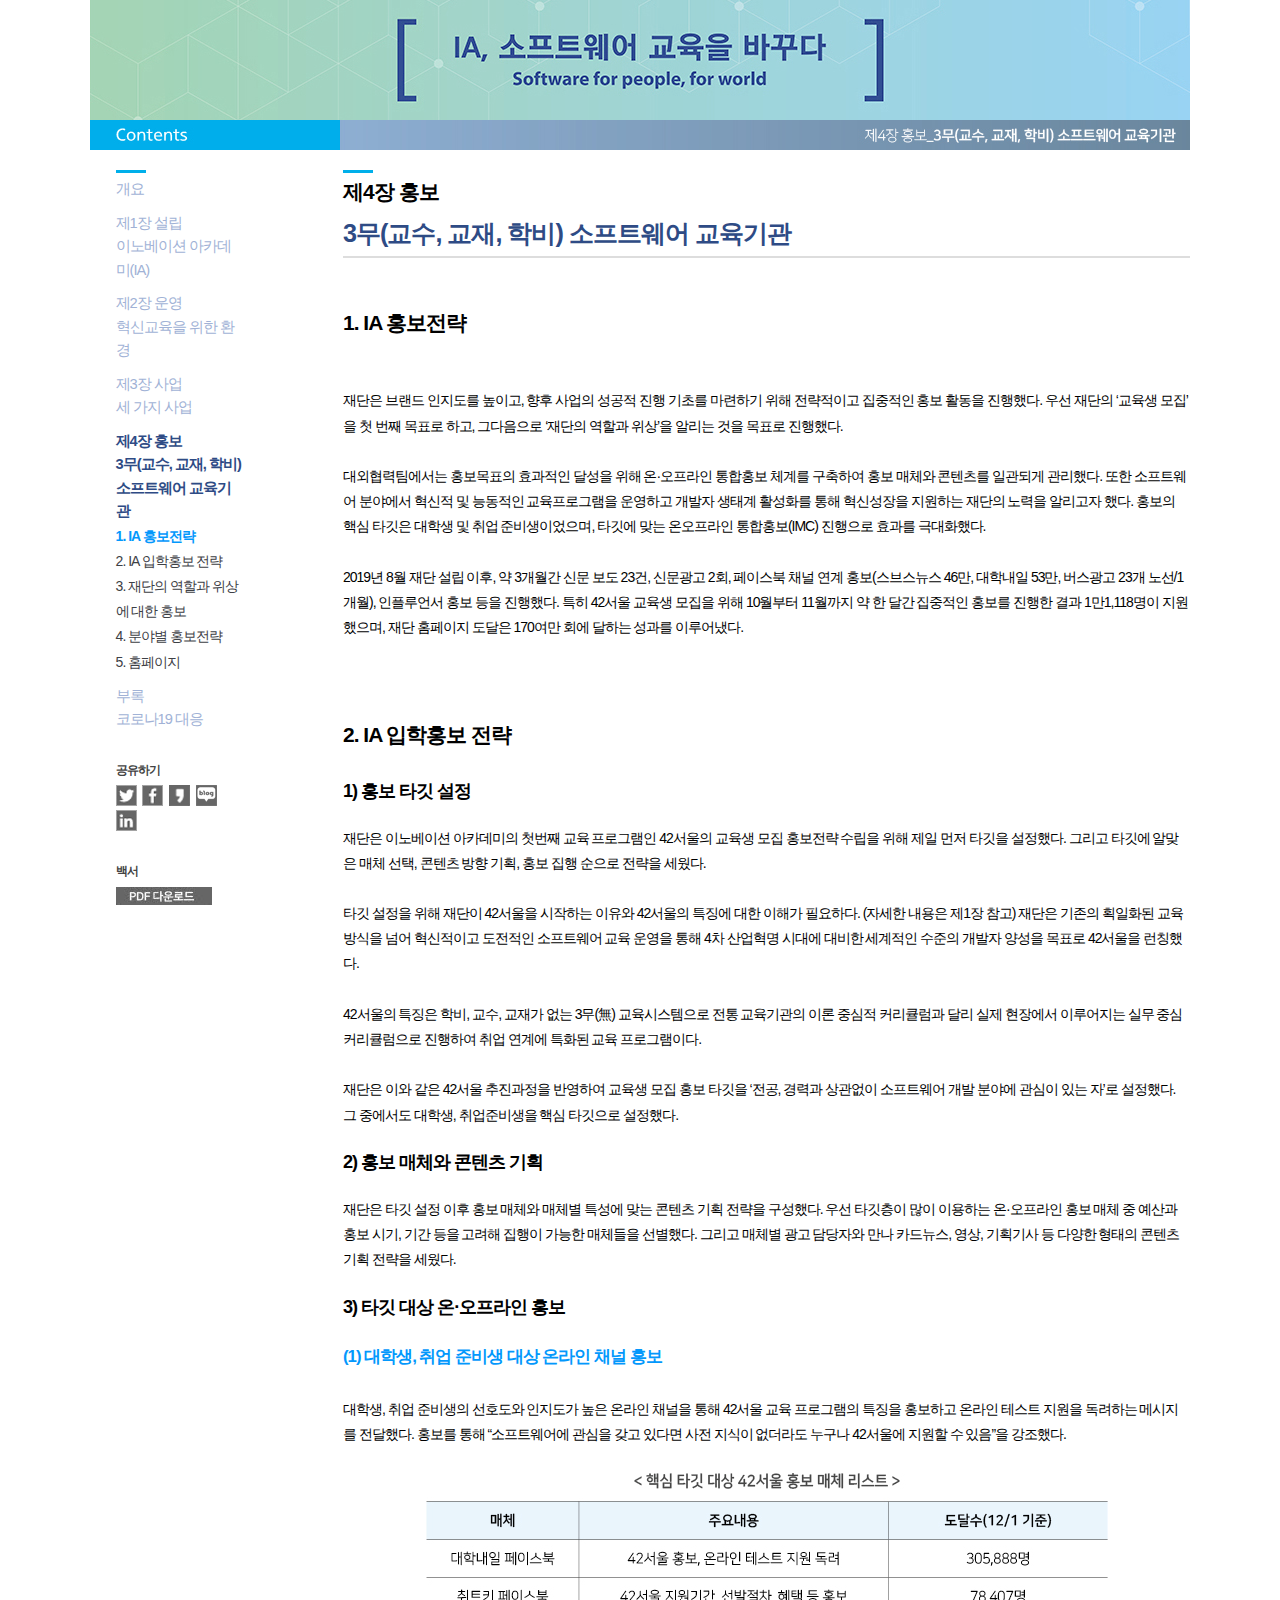
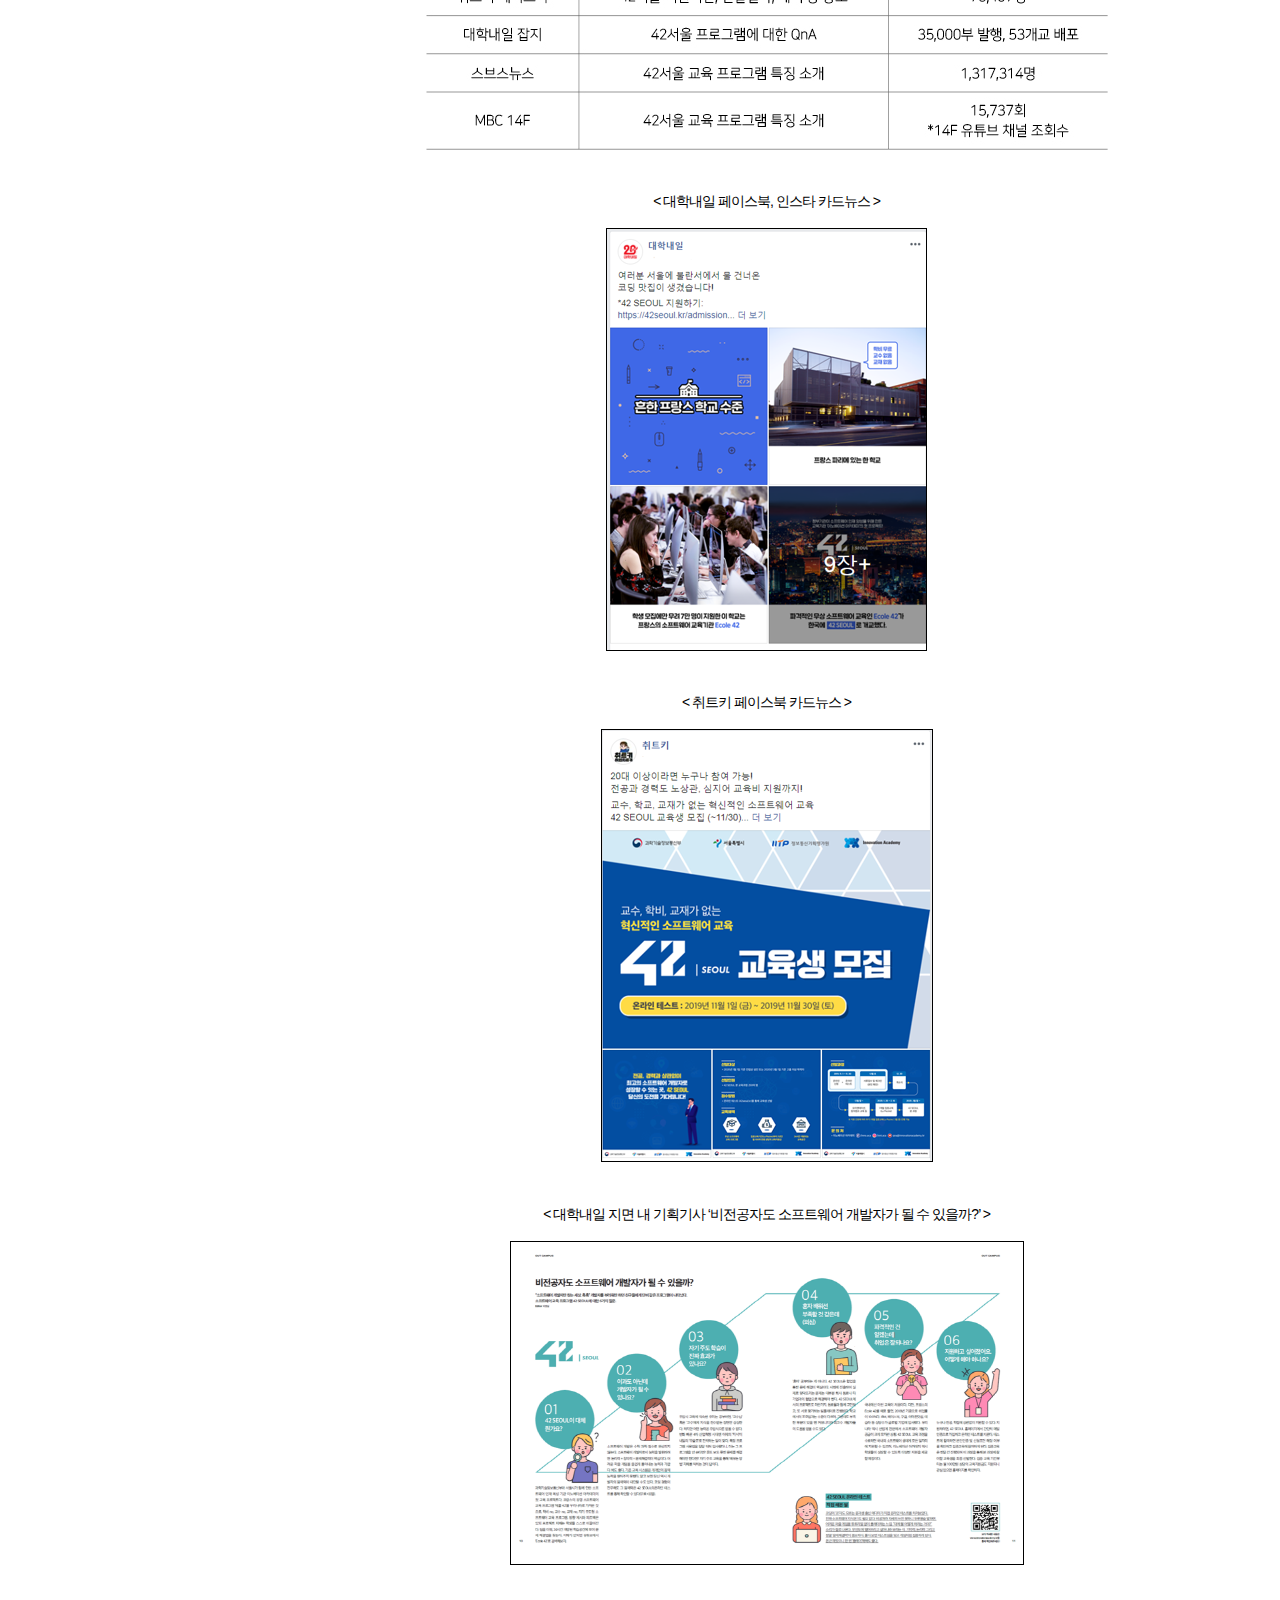
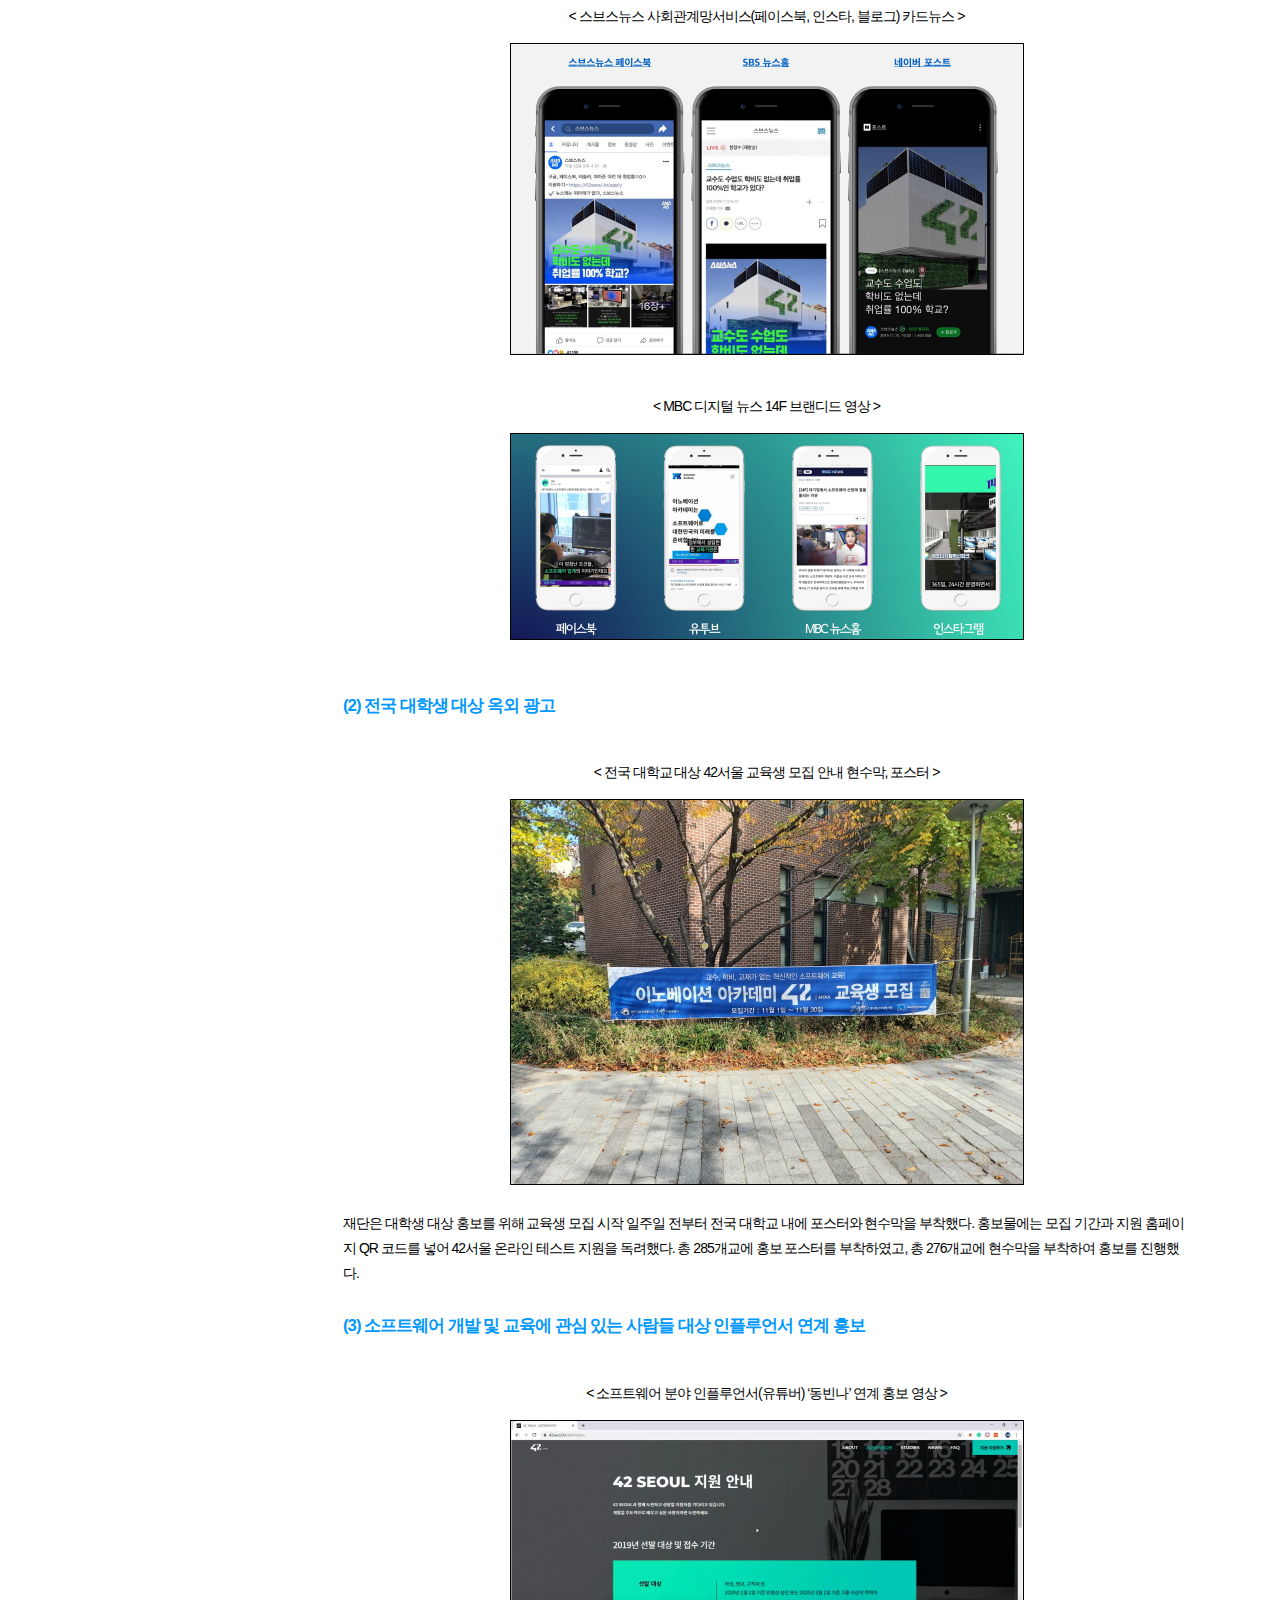
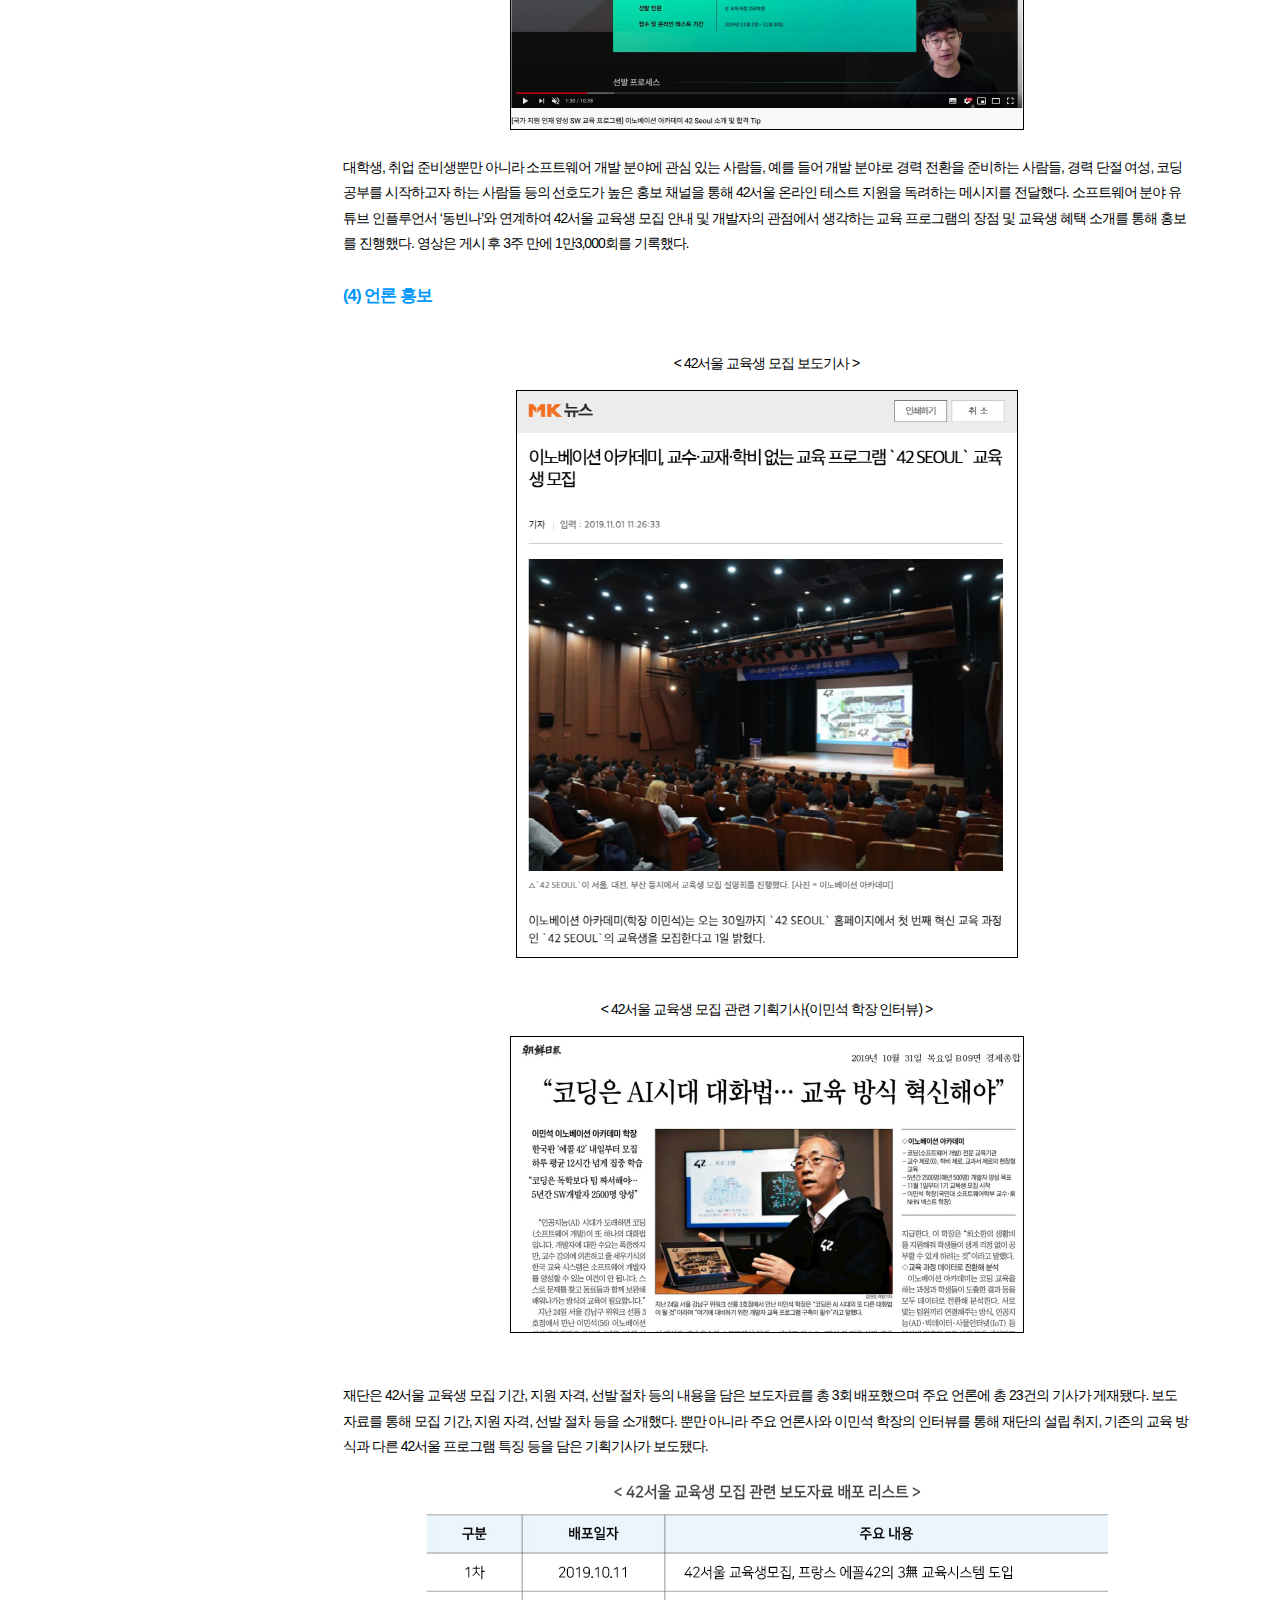
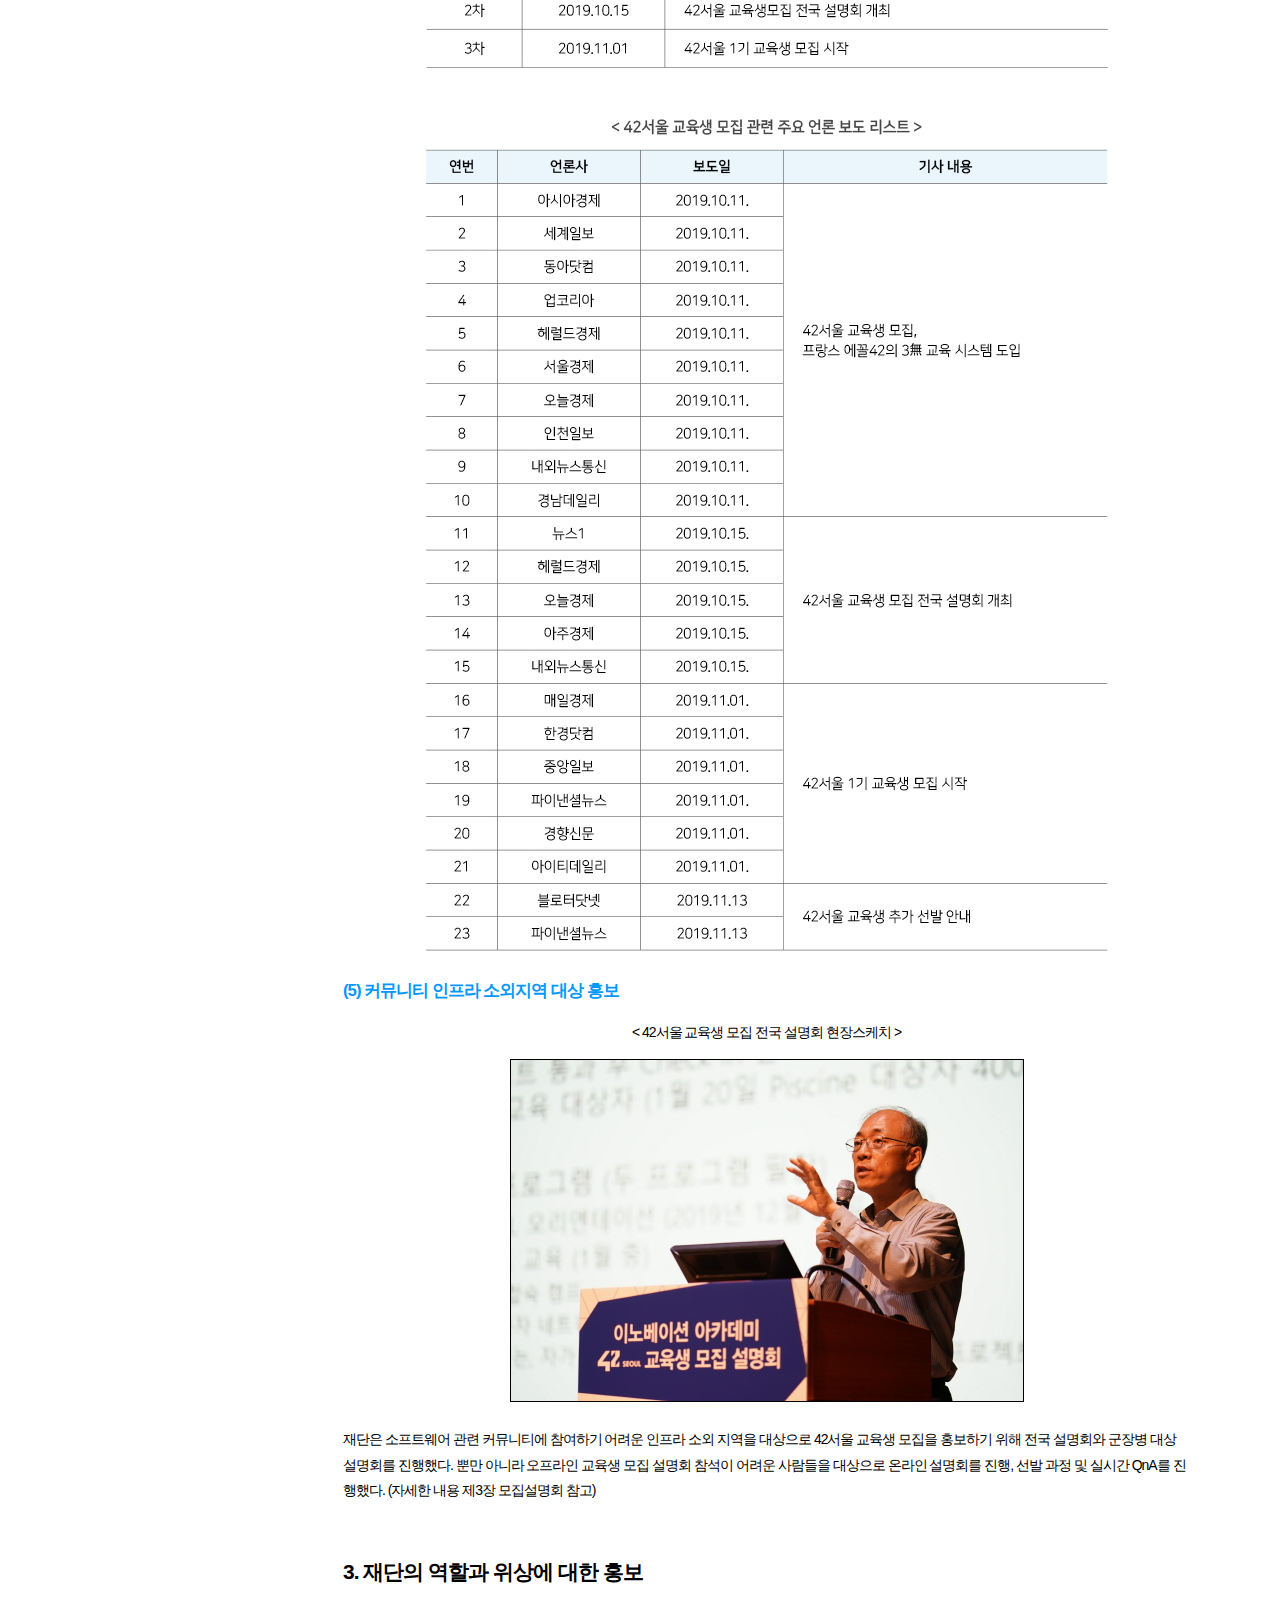
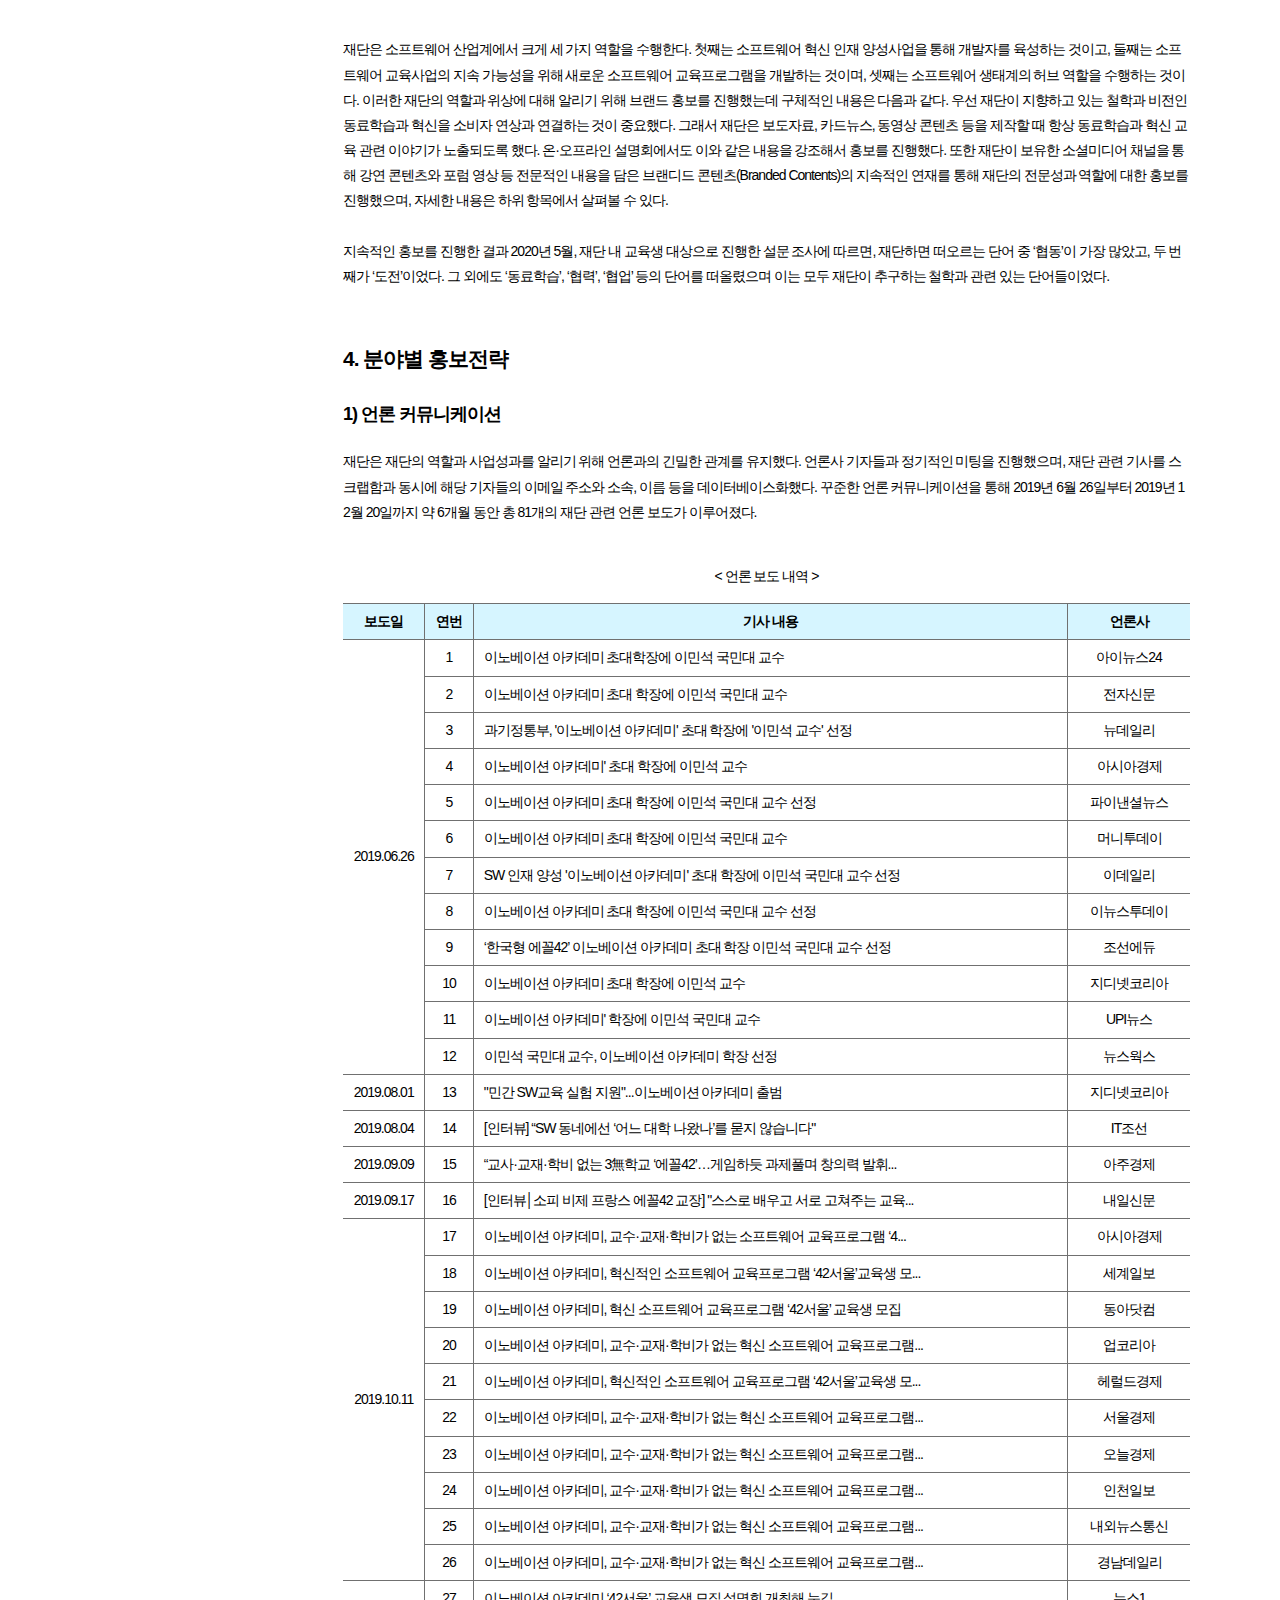
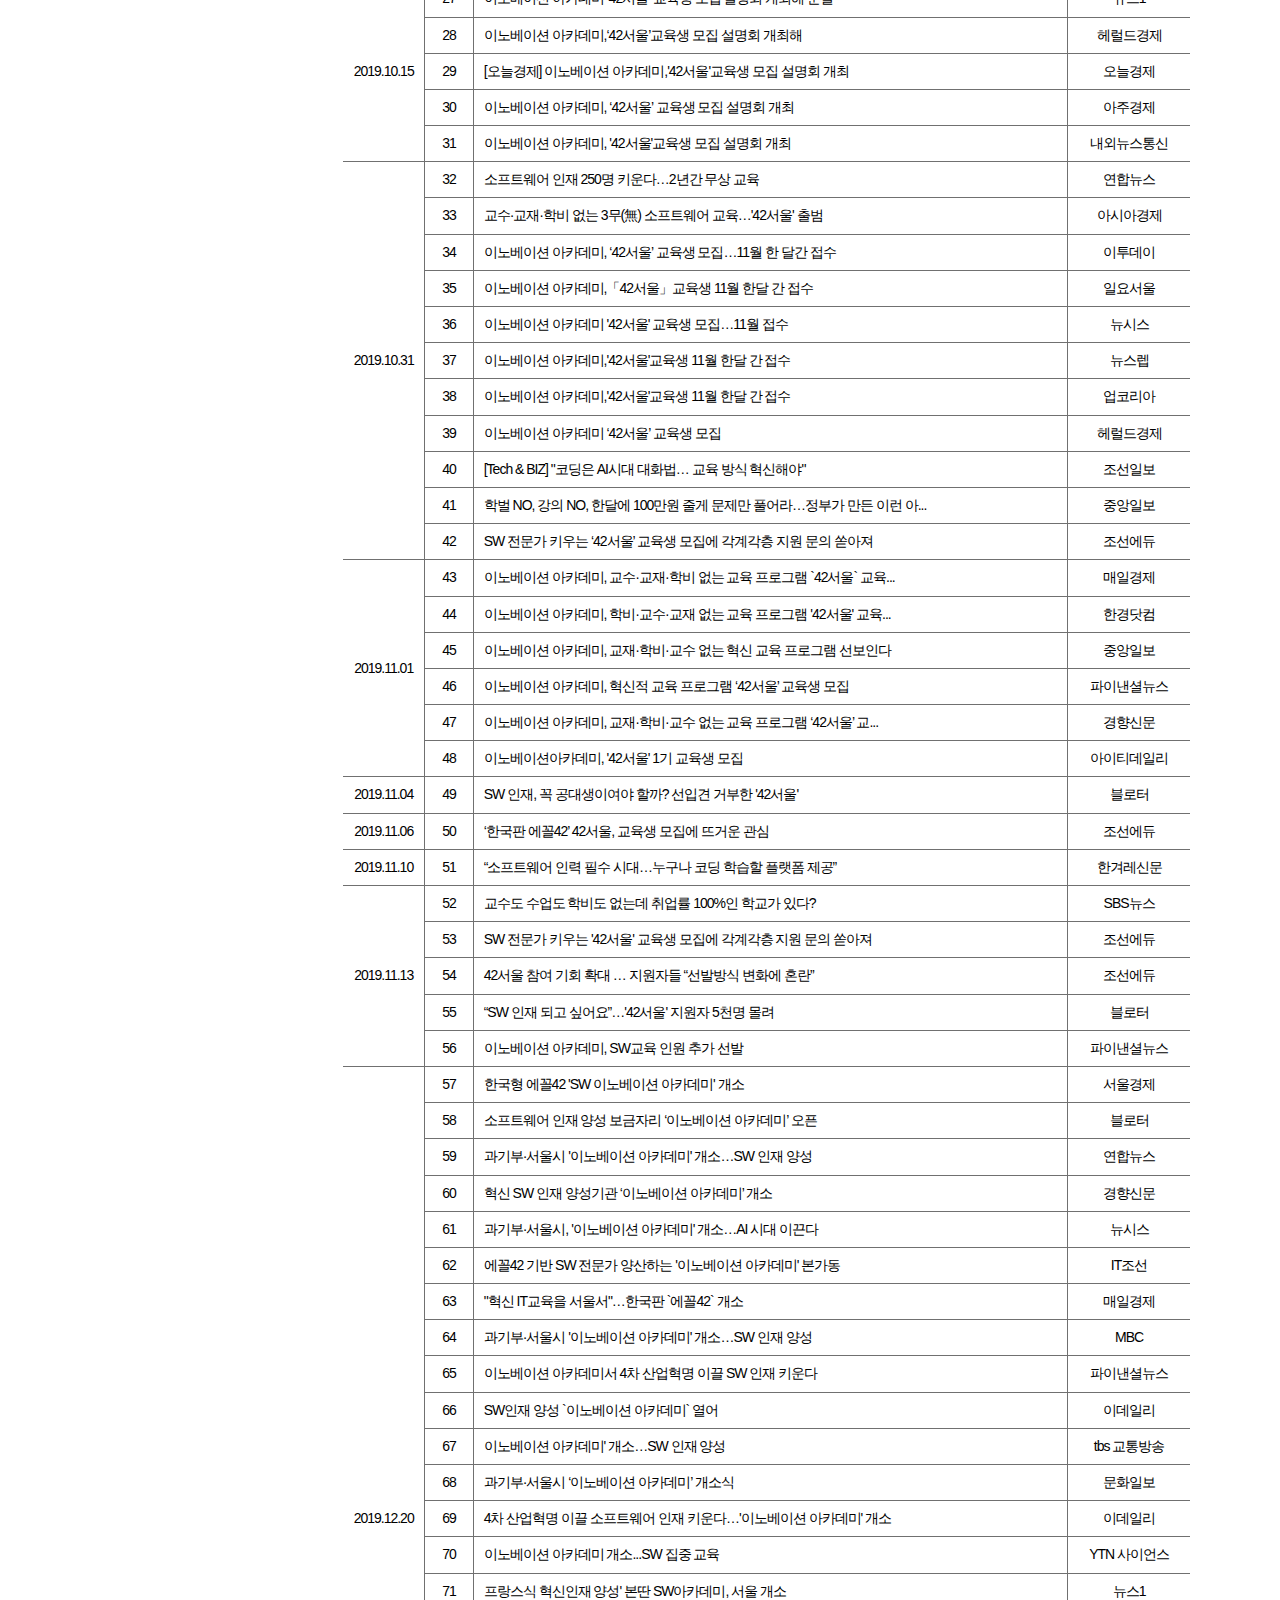
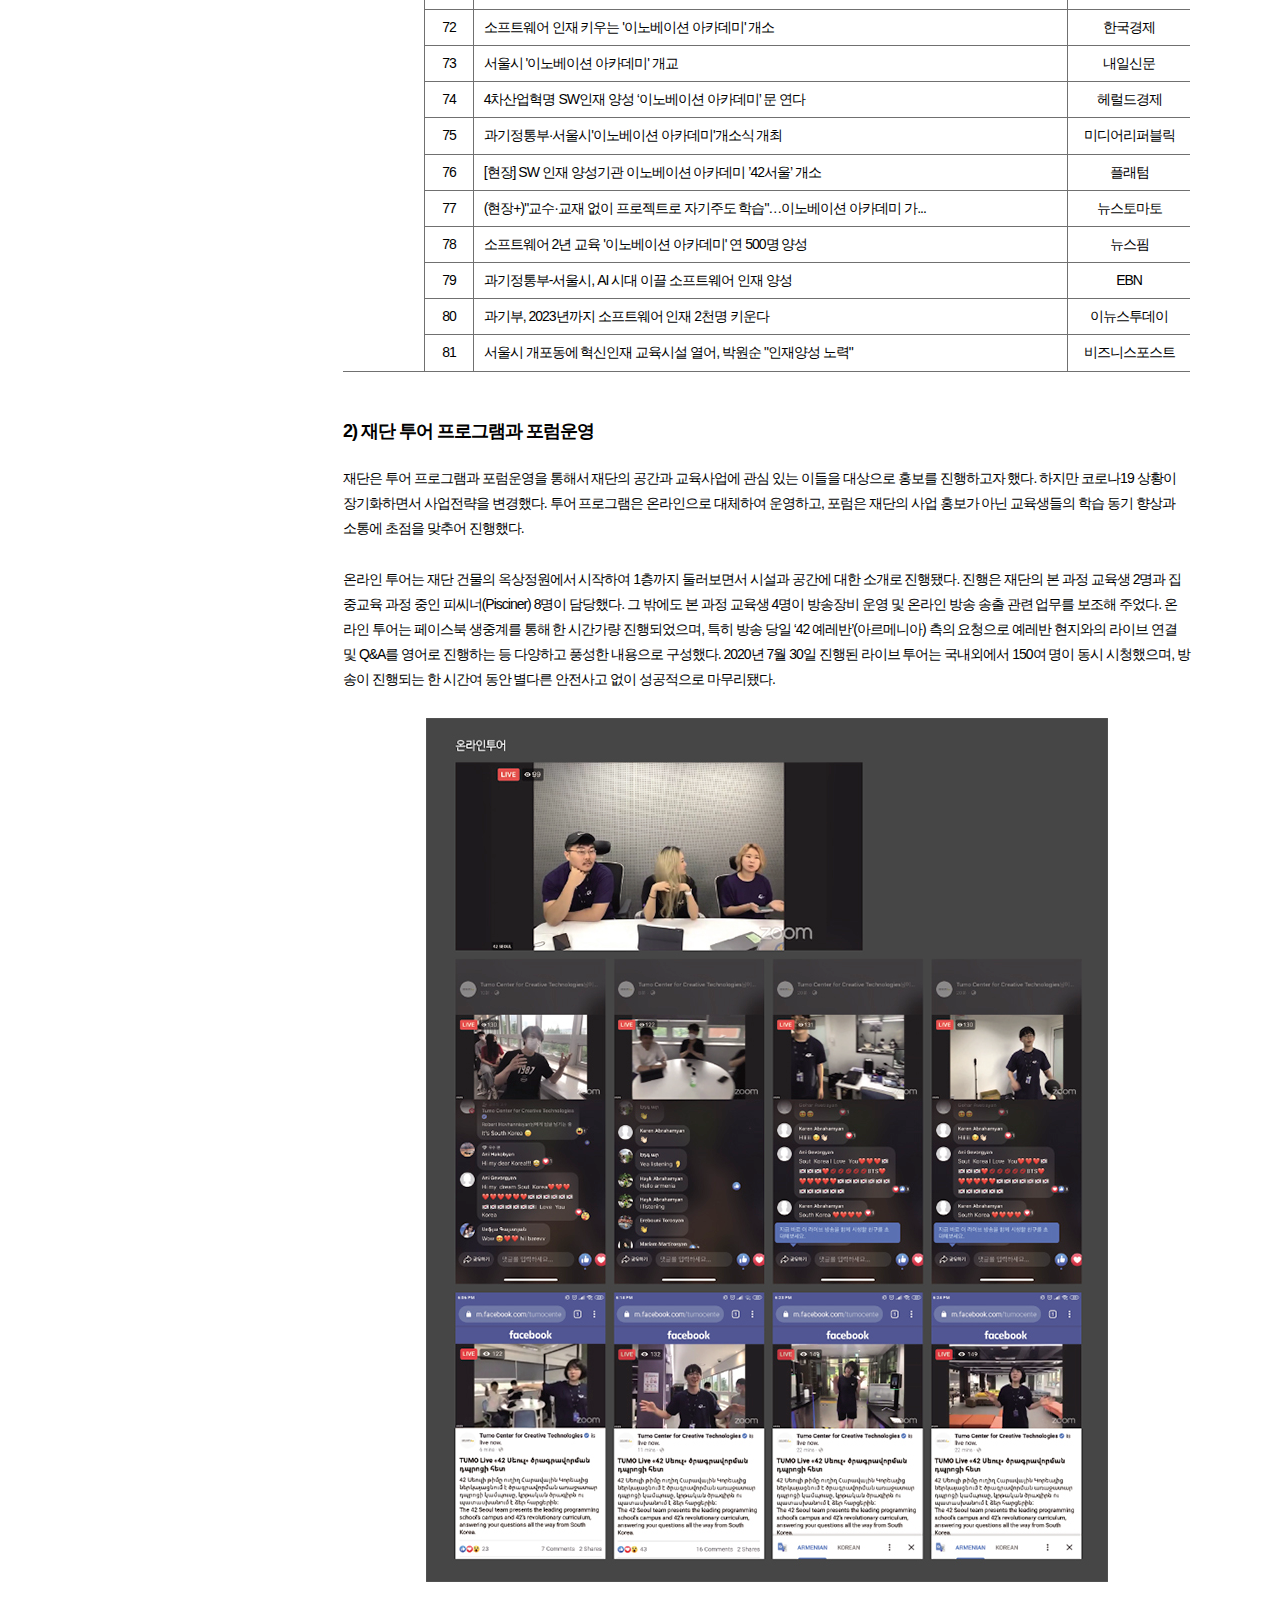
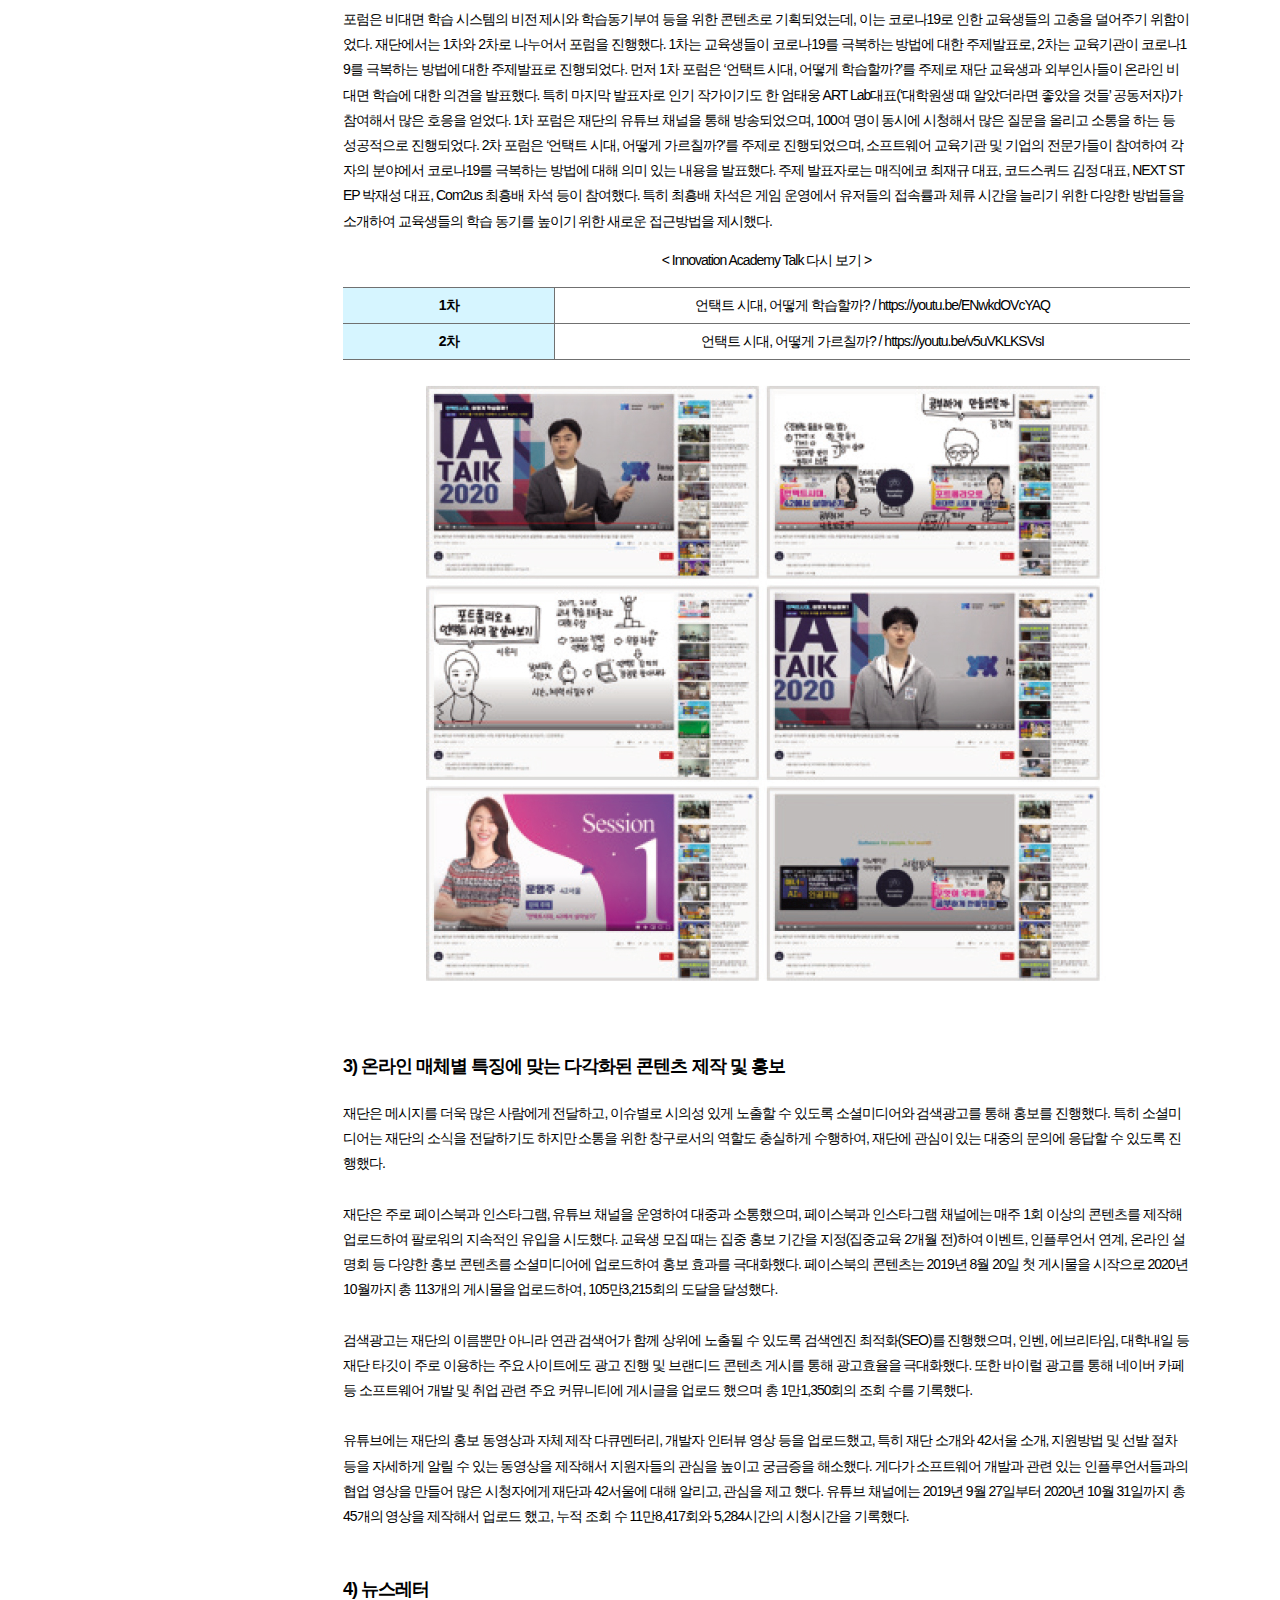
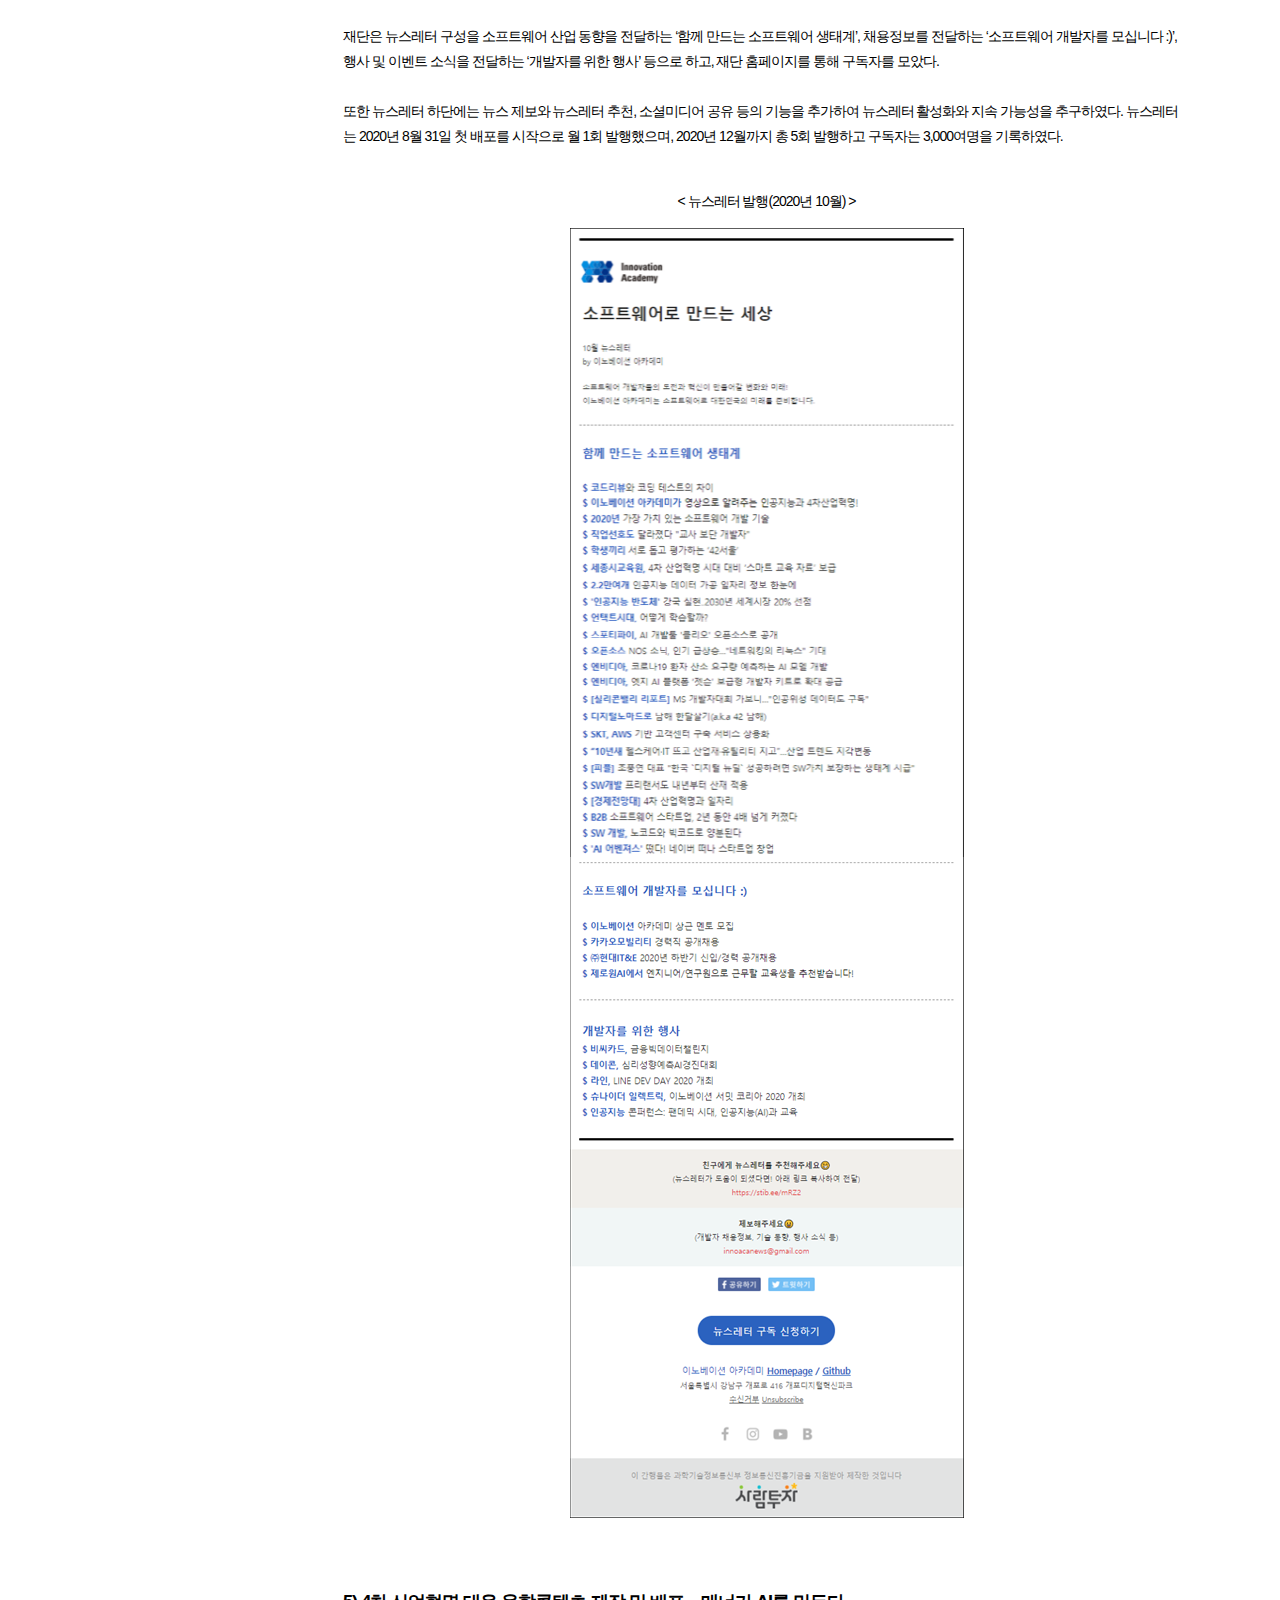
<file: 4.html>
<!DOCTYPE html>
<html>
<title>이노베이션 아카데미 백서</title>
<meta charset="UTF-8">
<meta name="viewport" content="width=device-width, initial-scale=1">
<script src="https://ajax.googleapis.com/ajax/libs/jquery/1.12.4/jquery.min.js"></script>

<link rel="stylesheet" href="common/css.css">
<body>
<div id="body_div">
  <div id="top_div">
    <img id="top_banner" class="top_img" src="common/img/top_bg.jpg" width="1100" height="120">
      <img id="bar" class="top_img" src="common/img/chap4_bar.jpg"><img id="mobile_btn" src="common/img/menu.jpg" onclick="open_menu();"><img id="mo_bar" src="common/img/mo_chap4_bar.jpg">
  </div>
  <div id="left_div">
      <div id="left_menu"><img id="close_btn" src="common/img/btn_close.jpg" onclick="close_menu();" style="width:2.0rem;"></div>
    <div class="blue_bar"></div>
    <p class="menu_h1_first" onclick="go('index')">개요</p>  
    <p class="menu_h1" onclick="go('1')">제1장 설립<br/>이노베이션 아카데미(IA)</p>
    <p class="menu_h1" onclick="go('2')">제2장 운영<br/>혁신교육을 위한 환경</p>
    <p class="menu_h1" onclick="go('3')">제3장 사업<br/>세 가지 사업</p>
    <p class="menu_active_h1_other">제4장 홍보<br/>3무(교수, 교재, 학비)<br/>소프트웨어 교육기관</p>
      <ul>
        <li><a href="#section1" class="menu menu_active_h2">1. IA 홍보전략</a></li>
        <li><a href="#section2" class="menu menu_h2">2. IA 입학홍보 전략</a></li>
        <li><a href="#section3" class="menu menu_h2">3. 재단의 역할과 위상에 대한 홍보</a></li>
        <li><a href="#section4" class="menu menu_h2">4. 분야별 홍보전략</a></li>
        <li><a href="#section5" class="menu menu_h2">5. 홈페이지</a></li>
      </ul>
    <p class="menu_h1" onclick="go('covid')">부록<br/>코로나19 대응</p>
      <br/>
    <span class="share_down">공유하기</span><br/><a href="https://www.addtoany.com/add_to/twitter?linkurl=http%3A%2F%2Fiawp.kr%2Findex.html" target="_blank"><img src="common/img/icon_tw.jpg"></a> &nbsp;<a href="https://www.addtoany.com/add_to/facebook?linkurl=http%3A%2F%2Fiawp.kr%2F" target="_blank"><img src="common/img/icon_fb.jpg"></a> &nbsp;<a href="https://story.kakao.com/share?url=http%3A%2F%2Fiawp%2Ekr" target="_blank"><img src="common/img/icon_ks.jpg"></a> &nbsp;<a href="http://blog.naver.com/openapi/share?url=http%3A%2F%2Fiawp%2Ekr" target="_blank"><img src="common/img/icon_nv.jpg"></a> &nbsp;<a href="https://www.addtoany.com/add_to/linkedin?linkurl=http%3A%2F%2Fiawp.kr%2F" target="_blank"><img src="common/img/icon_li.jpg"></a><br/><br/>
    <span class="share_down">백서</span><br/><a href="./common/2020_whitepaper_innovationacademy_F.pdf" target="_blank"><img src="common/img/icon_pdf.jpg"></a>
  </div>
  <div id="content"><div class="section1 content_menu"><div class="blue_bar"></div><p class="content_h1">제4장 홍보</p><p class="content_h1_title">3무(교수, 교재, 학비) 소프트웨어 교육기관</p>
      <p class="content_h2">1. IA 홍보전략</p>
      재단은 브랜드 인지도를 높이고, 향후 사업의 성공적 진행 기초를 마련하기 위해 전략적이고 집중적인 홍보 활동을 진행했다. 우선 재단의 ‘교육생 모집’을 첫 번째 목표로 하고, 그다음으로 ‘재단의 역할과 위상’을 알리는 것을 목표로 진행했다. 

대외협력팀에서는 홍보목표의 효과적인 달성을 위해 온·오프라인 통합홍보 체계를 구축하여 홍보 매체와 콘텐츠를 일관되게 관리했다. 또한 소프트웨어 분야에서 혁신적 및 능동적인 교육프로그램을 운영하고 개발자 생태계 활성화를 통해 혁신성장을 지원하는 재단의 노력을 알리고자 했다. 홍보의 핵심 타깃은 대학생 및 취업 준비생이었으며, 타깃에 맞는 온오프라인 통합홍보(IMC) 진행으로 효과를 극대화했다.

2019년 8월 재단 설립 이후, 약 3개월간 신문 보도 23건, 신문광고 2회, 페이스북 채널 연계 홍보(스브스뉴스 46만, 대학내일 53만, 버스광고 23개 노선/1개월), 인플루언서 홍보 등을 진행했다. 특히 42서울 교육생 모집을 위해 10월부터 11월까지 약 한 달간 집중적인 홍보를 진행한 결과 1만1,118명이 지원했으며, 재단 홈페이지 도달은 170여만 회에 달하는 성과를 이루어냈다.
      
</div>
      <div class="section2 content_menu">
          <p class="content_h2" style="margin-top:0px;">2. IA 입학홍보 전략</p><p class="content_h3">1) 홍보 타깃 설정</p>재단은 이노베이션 아카데미의 첫번째 교육 프로그램인 42서울의 교육생 모집 홍보전략 수립을 위해 제일 먼저 타깃을 설정했다. 그리고 타깃에 알맞은 매체 선택, 콘텐츠 방향 기획, 홍보 집행 순으로 전략을 세웠다. 

타깃 설정을 위해 재단이 42서울을 시작하는 이유와 42서울의 특징에 대한 이해가 필요하다. (자세한 내용은 제1장 참고) 재단은 기존의 획일화된 교육방식을 넘어 혁신적이고 도전적인 소프트웨어 교육 운영을 통해 4차 산업혁명 시대에 대비한 세계적인 수준의 개발자 양성을 목표로 42서울을 런칭했다.

42서울의 특징은 학비, 교수, 교재가 없는 3무(無) 교육시스템으로 전통 교육기관의 이론 중심적 커리큘럼과 달리 실제 현장에서 이루어지는 실무 중심 커리큘럼으로 진행하여 취업 연계에 특화된 교육 프로그램이다. 

재단은 이와 같은 42서울 추진과정을 반영하여 교육생 모집 홍보 타깃을 ‘전공, 경력과 상관없이 소프트웨어 개발 분야에 관심이 있는 자’로 설정했다. 그 중에서도 대학생, 취업준비생을 핵심 타깃으로 설정했다.
      <p class="content_h3">2) 홍보 매체와 콘텐츠 기획</p>재단은 타깃 설정 이후 홍보 매체와 매체별 특성에 맞는 콘텐츠 기획 전략을 구성했다. 우선 타깃층이 많이 이용하는 온·오프라인 홍보 매체 중 예산과 홍보 시기, 기간 등을 고려해 집행이 가능한 매체들을 선별했다. 그리고 매체별 광고 담당자와 만나 카드뉴스, 영상, 기획기사 등 다양한 형태의 콘텐츠 기획 전략을 세웠다.
      <p class="content_h3">3) 타깃 대상 온·오프라인 홍보</p><p class="content_h4">(1) 대학생, 취업 준비생 대상 온라인 채널 홍보</p>
      대학생, 취업 준비생의 선호도와 인지도가 높은 온라인 채널을 통해 42서울 교육 프로그램의 특징을 홍보하고 온라인 테스트 지원을 독려하는 메시지를 전달했다. 홍보를 통해 “소프트웨어에 관심을 갖고 있다면 사전 지식이 없더라도 누구나 42서울에 지원할 수 있음”을 강조했다.
      
      <img class="top_img" src="common/img/chap4/140-01.jpg">
<p align="center">< 대학내일 페이스북, 인스타 카드뉴스 ></p><img class="top_img" src="common/img/chap4/pic_4_2_1.png" border="1">
<p align="center">< 취트키 페이스북 카드뉴스 ></p><img class="top_img" src="common/img/chap4/pic_4_2_2.png" border="1">
<p align="center">< 대학내일 지면 내 기획기사 ‘비전공자도 소프트웨어 개발자가 될 수 있을까?’ ></p><img class="top_img" src="common/img/chap4/pic_4_2_3.png" border="1">
<p align="center">< 스브스뉴스 사회관계망서비스(페이스북, 인스타, 블로그) 카드뉴스 ></p><img class="top_img" src="common/img/chap4/pic_4_2_4.png" border="1">
<p align="center">< MBC 디지털 뉴스 14F 브랜디드 영상 ></p><img class="top_img" src="common/img/chap4/pic_4_2_5.png" border="1">
    
      <p class="content_h4">(2) 전국 대학생 대상 옥외 광고</p>
<p align="center">< 전국 대학교 대상 42서울 교육생 모집 안내 현수막, 포스터 ></p><img class="top_img" src="common/img/chap4/pic_4_2_6.jpg" border="1">
재단은 대학생 대상 홍보를 위해 교육생 모집 시작 일주일 전부터 전국 대학교 내에 포스터와 현수막을 부착했다. 홍보물에는 모집 기간과 지원 홈페이지 QR 코드를 넣어 42서울 온라인 테스트 지원을 독려했다. 총 285개교에 홍보 포스터를 부착하였고, 총 276개교에 현수막을 부착하여 홍보를 진행했다.

      <p class="content_h4">(3) 소프트웨어 개발 및 교육에 관심 있는 사람들 대상 인플루언서 연계 홍보</p>
<p align="center">< 소프트웨어 분야 인플루언서(유튜버) ‘동빈나’ 연계 홍보 영상 ></p><img class="top_img" src="common/img/chap4/pic_4_2_7.png" border="1">
대학생, 취업 준비생뿐만 아니라 소프트웨어 개발 분야에 관심 있는 사람들, 예를 들어 개발 분야로 경력 전환을 준비하는 사람들, 경력 단절 여성, 코딩 공부를 시작하고자 하는 사람들 등의 선호도가 높은 홍보 채널을 통해 42서울 온라인 테스트 지원을 독려하는 메시지를 전달했다. 소프트웨어 분야 유튜브 인플루언서 ‘동빈나’와 연계하여 42서울 교육생 모집 안내 및 개발자의 관점에서 생각하는 교육 프로그램의 장점 및 교육생 혜택 소개를 통해 홍보를 진행했다. 영상은 게시 후 3주 만에 1만3,000회를 기록했다.
    
      <p class="content_h4">(4) 언론 홍보</p>
<p align="center">< 42서울 교육생 모집 보도기사 ></p><img class="top_img" src="common/img/chap4/pic_4_2_8.png" border="1">
<p align="center">< 42서울 교육생 모집 관련 기획기사(이민석 학장 인터뷰) ></p><img class="top_img" src="common/img/chap4/pic_4_2_9.png" border="1">

재단은 42서울 교육생 모집 기간, 지원 자격, 선발 절차 등의 내용을 담은 보도자료를 총 3회 배포했으며 주요 언론에 총 23건의 기사가 게재됐다. 보도자료를 통해 모집 기간, 지원 자격, 선발 절차 등을 소개했다. 뿐만 아니라 주요 언론사와 이민석 학장의 인터뷰를 통해 재단의 설립 취지, 기존의 교육 방식과 다른 42서울 프로그램 특징 등을 담은 기획기사가 보도됐다. 
    
<img class="top_img" src="common/img/chap4/141-04.jpg">
    
<img class="top_img" src="common/img/chap4/142-01.jpg">
<p class="content_h4">(5) 커뮤니티 인프라 소외지역 대상 홍보</p><p align="center">< 42서울 교육생 모집 전국 설명회 현장스케치 ></p><img class="top_img" src="common/img/chap4/pic_4_2_10.jpg" border="1">
재단은 소프트웨어 관련 커뮤니티에 참여하기 어려운 인프라 소외 지역을 대상으로 42서울 교육생 모집을 홍보하기 위해 전국 설명회와 군장병 대상 설명회를 진행했다. 뿐만 아니라 오프라인 교육생 모집 설명회 참석이 어려운 사람들을 대상으로 온라인 설명회를 진행, 선발 과정 및 실시간 QnA를 진행했다. (자세한 내용 제3장 모집설명회 참고)</div>
      <div class="section3 content_menu">
          <p class="content_h2" style="margin-top:0px;">3. 재단의 역할과 위상에 대한 홍보</p>
      재단은 소프트웨어 산업계에서 크게 세 가지 역할을 수행한다. 첫째는 소프트웨어 혁신 인재 양성사업을 통해 개발자를 육성하는 것이고, 둘째는 소프트웨어 교육사업의 지속 가능성을 위해 새로운 소프트웨어 교육프로그램을 개발하는 것이며, 셋째는 소프트웨어 생태계의 허브 역할을 수행하는 것이다. 이러한 재단의 역할과 위상에 대해 알리기 위해 브랜드 홍보를 진행했는데 구체적인 내용은 다음과 같다. 우선 재단이 지향하고 있는 철학과 비전인 동료학습과 혁신을 소비자 연상과 연결하는 것이 중요했다. 그래서 재단은 보도자료, 카드뉴스, 동영상 콘텐츠 등을 제작할 때 항상 동료학습과 혁신 교육 관련 이야기가 노출되도록 했다. 온·오프라인 설명회에서도 이와 같은 내용을 강조해서 홍보를 진행했다. 또한 재단이 보유한 소셜미디어 채널을 통해 강연 콘텐츠와 포럼 영상 등 전문적인 내용을 담은 브랜디드 콘텐츠(Branded Contents)의 지속적인 연재를 통해 재단의 전문성과 역할에 대한 홍보를 진행했으며, 자세한 내용은 하위 항목에서 살펴볼 수 있다.

지속적인 홍보를 진행한 결과 2020년 5월, 재단 내 교육생 대상으로 진행한 설문 조사에 따르면, 재단하면 떠오르는 단어 중 ‘협동’이 가장 많았고, 두 번째가 ‘도전’이었다. 그 외에도 ‘동료학습’, ‘협력’, ‘협업’ 등의 단어를 떠올렸으며 이는 모두 재단이 추구하는 철학과 관련 있는 단어들이었다.</div>
      <div class="section4 content_menu">
          <p class="content_h2" style="margin-top:0px;">4. 분야별 홍보전략</p><p class="content_h3">1) 언론 커뮤니케이션</p>재단은 재단의 역할과 사업성과를 알리기 위해 언론과의 긴밀한 관계를 유지했다. 언론사 기자들과 정기적인 미팅을 진행했으며, 재단 관련 기사를 스크랩함과 동시에 해당 기자들의 이메일 주소와 소속, 이름 등을 데이터베이스화했다. 꾸준한 언론 커뮤니케이션을 통해 2019년 6월 26일부터 2019년 12월 20일까지 약 6개월 동안 총 81개의 재단 관련 언론 보도가 이루어졌다.

      <p align="center">< 언론 보도 내역 ></p><table class="jtbl">
        <tr>
        <th class="jtbl-border">보도일</th>
            <th class="jtbl-border">연번</th>
            <th class="jtbl-border">기사 내용</th>
            <th>언론사</th>
        </tr>
        <tr>
            <td class="jtbl-border" rowspan="12">2019.06.26</td>
            <td class="jtbl-border">1</td>
            <td class="jtbl-border" style="text-align:left;padding-left:10px;"><a href="http://www.inews24.com/view/1189125" target="_blank">이노베이션 아카데미 초대학장에 이민석 국민대 교수</a></td>
            <td>아이뉴스24</td>
        </tr>
        <tr>
            <td class="jtbl-border">2</td>
            <td class="jtbl-border" style="text-align:left;padding-left:10px;"><a href="https://www.etnews.com/20190626000378" target="_blank">이노베이션 아카데미 초대 학장에 이민석 국민대 교수</a></td>
            <td>전자신문</td>
        </tr>
        <tr>
            <td class="jtbl-border">3</td>
            <td class="jtbl-border" style="text-align:left;padding-left:10px;"><a href="http://biz.newdaily.co.kr/site/data/html/2019/06/26/2019062600156.html" target="_blank">과기정통부, '이노베이션 아카데미' 초대 학장에 '이민석 교수' 선정</a></td>
            <td>뉴데일리</td>
        </tr>
        <tr>
            <td class="jtbl-border">4</td>
            <td class="jtbl-border" style="text-align:left;padding-left:10px;"><a href="https://view.asiae.co.kr/article/2019062616092780379" target="_blank">이노베이션 아카데미' 초대 학장에 이민석 교수</a></td>
            <td>아시아경제</td>
        </tr>
        <tr>
            <td class="jtbl-border">5</td>
            <td class="jtbl-border" style="text-align:left;padding-left:10px;"><a href="https://www.fnnews.com/news/201906261619307259" target="_blank">이노베이션 아카데미 초대 학장에 이민석 국민대 교수 선정</a></td>
            <td>파이낸셜뉴스</td>
        </tr>
        <tr>
            <td class="jtbl-border">6</td>
            <td class="jtbl-border" style="text-align:left;padding-left:10px;"><a href="https://news.mt.co.kr/mtview.php?no=2019062616371224799" target="_blank">이노베이션 아카데미 초대 학장에 이민석 국민대 교수</a></td>
            <td>머니투데이</td>
        </tr>
        <tr>
            <td class="jtbl-border">7</td>
            <td class="jtbl-border" style="text-align:left;padding-left:10px;"><a href="https://www.edaily.co.kr/news/read?newsId=03696566622525656&mediaCodeNo=257" target="_blank">SW 인재 양성 '이노베이션 아카데미' 초대 학장에 이민석 국민대 교수 선정</a></td>
            <td>이데일리</td>
        </tr>
        <tr>
            <td class="jtbl-border">8</td>
            <td class="jtbl-border" style="text-align:left;padding-left:10px;"><a href="http://www.enewstoday.co.kr/news/articleView.html?idxno=1316054" target="_blank">이노베이션 아카데미 초대 학장에 이민석 국민대 교수 선정</a></td>
            <td>이뉴스투데이</td>
        </tr>
        <tr>
            <td class="jtbl-border">9</td>
            <td class="jtbl-border" style="text-align:left;padding-left:10px;"><a href="http://edu.chosun.com/site/data/html_dir/2019/06/26/2019062602475.html" target="_blank">‘한국형 에꼴42’ 이노베이션 아카데미 초대 학장 이민석 국민대 교수 선정</a></td>
            <td>조선에듀</td>
        </tr>
        <tr>
            <td class="jtbl-border">10</td>
            <td class="jtbl-border" style="text-align:left;padding-left:10px;"><a href="https://zdnet.co.kr/view/?no=20190626231631" target="_blank">이노베이션 아카데미 초대 학장에 이민석 교수</a></td>
            <td>지디넷코리아</td>
        </tr>
        <tr>
            <td class="jtbl-border">11</td>
            <td class="jtbl-border" style="text-align:left;padding-left:10px;"><a href="http://www.upinews.kr/newsView/upi201906260006?oldid=1065605874780710" target="_blank">이노베이션 아카데미' 학장에 이민석 국민대 교수</a></td>
            <td>UPI뉴스</td>
        </tr>
        <tr>
            <td class="jtbl-border">12</td>
            <td class="jtbl-border" style="text-align:left;padding-left:10px;"><a href="http://www.newsworks.co.kr/news/articleView.html?idxno=371732" target="_blank">이민석 국민대 교수, 이노베이션 아카데미 학장 선정</a></td>
            <td>뉴스웍스</td>
        </tr>
        <tr>
            <td class="jtbl-border">2019.08.01</td>
            <td class="jtbl-border">13</td>
            <td class="jtbl-border" style="text-align:left;padding-left:10px;"><a href="https://zdnet.co.kr/view/?no=20190801141518" target="_blank">"민간 SW교육 실험 지원"...이노베이션 아카데미 출범</a></td>
            <td>지디넷코리아</td>
        </tr>
        <tr>
            <td class="jtbl-border">2019.08.04</td>
            <td class="jtbl-border">14</td>
            <td class="jtbl-border" style="text-align:left;padding-left:10px;"><a href="http://it.chosun.com/site/data/html_dir/2019/08/01/2019080102153.html" target="_blank">[인터뷰] “SW 동네에선 ‘어느 대학 나왔나’를 묻지 않습니다" </a></td>
            <td>IT조선</td>
        </tr>
        <tr>
            <td class="jtbl-border">2019.09.09</td>
            <td class="jtbl-border">15</td>
            <td class="jtbl-border" style="text-align:left;padding-left:10px;"><a href="https://www.ajunews.com/view/20190908121252893" target="_blank">“교사·교재·학비 없는 3無학교 ‘에꼴42’…게임하듯 과제풀며 창의력 발휘... </a></td>
            <td>아주경제</td>
        </tr>
        <tr>
            <td class="jtbl-border">2019.09.17</td>
            <td class="jtbl-border">16</td>
            <td class="jtbl-border" style="text-align:left;padding-left:10px;"><a href="http://www.naeil.com/news_view/?id_art=325664" target="_blank">[인터뷰│소피 비제 프랑스 에꼴42 교장] "스스로 배우고 서로 고쳐주는 교육...</a></td>
            <td>내일신문</td>
        </tr>
        <tr>
            <td class="jtbl-border" rowspan="10">2019.10.11</td>
            <td class="jtbl-border">17</td>
            <td class="jtbl-border" style="text-align:left;padding-left:10px;"><a href="https://view.asiae.co.kr/article/2019101109350363293" target="_blank">이노베이션 아카데미, 교수·교재·학비가 없는 소프트웨어 교육프로그램 ‘4...</a></td>
            <td>아시아경제</td>
        </tr>
        <tr>
            <td class="jtbl-border">18</td>
            <td class="jtbl-border" style="text-align:left;padding-left:10px;"><a href="http://www.segye.com/newsView/20191011503537?OutUrl=naver" target="_blank">이노베이션 아카데미, 혁신적인 소프트웨어 교육프로그램 ‘42서울’교육생 모...</a></td>
            <td>세계일보</td>
        </tr>
        <tr>
            <td class="jtbl-border">19</td>
            <td class="jtbl-border" style="text-align:left;padding-left:10px;"><a href="http://www.donga.com/news/article/all/20191011/97827610/1" target="_blank">이노베이션 아카데미, 혁신 소프트웨어 교육프로그램 ‘42서울’ 교육생 모집</a></td>
            <td>동아닷컴</td>
        </tr>
        <tr>
            <td class="jtbl-border">20</td>
            <td class="jtbl-border" style="text-align:left;padding-left:10px;"><a href="http://www.upkorea.net/news/articleView.html?idxno=645707" target="_blank">이노베이션 아카데미, 교수·교재·학비가 없는 혁신 소프트웨어 교육프로그램...</a></td>
            <td>업코리아</td>
        </tr>
        <tr>
            <td class="jtbl-border">21</td>
            <td class="jtbl-border" style="text-align:left;padding-left:10px;"><a href="http://news.heraldcorp.com/view.php?ud=20191011000198" target="_blank">이노베이션 아카데미, 혁신적인 소프트웨어 교육프로그램 ‘42서울’교육생 모...</a></td>
            <td>헤럴드경제</td>
        </tr>
        <tr>
            <td class="jtbl-border">22</td>
            <td class="jtbl-border" style="text-align:left;padding-left:10px;"><a href="https://www.sedaily.com/NewsView/1VPHBWVHDN" target="_blank">이노베이션 아카데미, 교수·교재·학비가 없는 혁신 소프트웨어 교육프로그램...</a></td>
            <td>서울경제</td>
        </tr>
        <tr>
            <td class="jtbl-border">23</td>
            <td class="jtbl-border" style="text-align:left;padding-left:10px;"><a href="http://www.startuptoday.co.kr/news/articleView.html?idxno=33425" target="_blank">이노베이션 아카데미, 교수·교재·학비가 없는 혁신 소프트웨어 교육프로그램...</a></td>
            <td>오늘경제</td>
        </tr>
        <tr>
            <td class="jtbl-border">24</td>
            <td class="jtbl-border" style="text-align:left;padding-left:10px;"><a href="http://www.incheonilbo.com/news/articleView.html?idxno=990895" target="_blank">이노베이션 아카데미, 교수·교재·학비가 없는 혁신 소프트웨어 교육프로그램...</a></td>
            <td>인천일보</td>
        </tr>
        <tr>
            <td class="jtbl-border">25</td>
            <td class="jtbl-border" style="text-align:left;padding-left:10px;"><a href="http://www.nbnnews.co.kr/news/articleView.html?idxno=327557" target="_blank">이노베이션 아카데미, 교수·교재·학비가 없는 혁신 소프트웨어 교육프로그램...</a></td>
            <td>내외뉴스통신</td>
        </tr>
        <tr>
            <td class="jtbl-border">26</td>
            <td class="jtbl-border" style="text-align:left;padding-left:10px;"><a href="http://www.kndaily.co.kr/news/articleView.html?idxno=123349" target="_blank">이노베이션 아카데미, 교수·교재·학비가 없는 혁신 소프트웨어 교육프로그램...</a></td>
            <td>경남데일리</td>
        </tr>
        <tr>
            <td class="jtbl-border" rowspan="5">2019.10.15</td>
            <td class="jtbl-border">27</td>
            <td class="jtbl-border" style="text-align:left;padding-left:10px;"><a href="https://www.news1.kr/articles/?3743938" target="_blank">이노베이션 아카데미 ‘42서울’ 교육생 모집 설명회 개최해 눈길</a></td>
            <td>뉴스1</td>
        </tr>
        <tr>
            <td class="jtbl-border">28</td>
            <td class="jtbl-border" style="text-align:left;padding-left:10px;"><a href="http://news.heraldcorp.com/view.php?ud=20191015000717" target="_blank">이노베이션 아카데미,‘42서울’교육생 모집 설명회 개최해</a></td>
            <td>헤럴드경제</td>
        </tr>
        <tr>
            <td class="jtbl-border">29</td>
            <td class="jtbl-border" style="text-align:left;padding-left:10px;"><a href="http://www.startuptoday.co.kr/news/articleView.html?idxno=33978" target="_blank">[오늘경제] 이노베이션 아카데미,'42서울'교육생 모집 설명회 개최</a></td>
            <td>오늘경제</td>
        </tr>
        <tr>
            <td class="jtbl-border">30</td>
            <td class="jtbl-border" style="text-align:left;padding-left:10px;"><a href="https://www.ajunews.com/view/20191015141549222" target="_blank">이노베이션 아카데미, ‘42서울’ 교육생 모집 설명회 개최</a></td>
            <td>아주경제</td>
        </tr>
        <tr>
            <td class="jtbl-border">31</td>
            <td class="jtbl-border" style="text-align:left;padding-left:10px;"><a href="http://www.nbnnews.co.kr/news/articleView.html?idxno=328884" target="_blank">이노베이션 아카데미, '42서울'교육생 모집 설명회 개최</a></td>
            <td>내외뉴스통신</td>
        </tr>
        <tr>
            <td class="jtbl-border" rowspan="11">2019.10.31</td>
            <td class="jtbl-border">32</td>
            <td class="jtbl-border" style="text-align:left;padding-left:10px;"><a href="https://www.yna.co.kr/view/AKR20191030164800004?input=1195m" target="_blank">소프트웨어 인재 250명 키운다…2년간 무상 교육</a></td>
            <td>연합뉴스</td>
        </tr>
        <tr>
            <td class="jtbl-border">33</td>
            <td class="jtbl-border" style="text-align:left;padding-left:10px;"><a href="https://view.asiae.co.kr/article/2019103108123415676" target="_blank">교수·교재·학비 없는 3무(無) 소프트웨어 교육…'42서울' 출범</a></td>
            <td>아시아경제</td>
        </tr>
        <tr>
            <td class="jtbl-border">34</td>
            <td class="jtbl-border" style="text-align:left;padding-left:10px;"><a href="https://www.etoday.co.kr/news/view/1816093" target="_blank">이노베이션 아카데미, ‘42서울’ 교육생 모집…11월 한 달간 접수</a></td>
            <td>이투데이</td>
        </tr>
        <tr>
            <td class="jtbl-border">35</td>
            <td class="jtbl-border" style="text-align:left;padding-left:10px;"><a href="http://www.ilyoseoul.co.kr/news/articleView.html?idxno=344518" target="_blank">이노베이션 아카데미,「42서울」교육생 11월 한달 간 접수</a></td>
            <td>일요서울</td>
        </tr>
        <tr>
            <td class="jtbl-border">36</td>
            <td class="jtbl-border" style="text-align:left;padding-left:10px;"><a href="https://newsis.com/view/?id=NISX20191030_0000814883&cID=14001&pID=14000" target="_blank">이노베이션 아카데미 '42서울' 교육생 모집…11월 접수</a></td>
            <td>뉴시스</td>
        </tr>
        <tr>
            <td class="jtbl-border">37</td>
            <td class="jtbl-border" style="text-align:left;padding-left:10px;"><a href="http://www.newsrep.co.kr/news/articleView.html?idxno=95877" target="_blank">이노베이션 아카데미,'42서울'교육생 11월 한달 간 접수</a></td>
            <td>뉴스렙</td>
        </tr>
        <tr>
            <td class="jtbl-border">38</td>
            <td class="jtbl-border" style="text-align:left;padding-left:10px;"><a href="http://www.upkorea.net/news/articleView.html?idxno=657013" target="_blank">이노베이션 아카데미,'42서울'교육생 11월 한달 간 접수</a></td>
            <td>업코리아</td>
        </tr>
        <tr>
            <td class="jtbl-border">39</td>
            <td class="jtbl-border" style="text-align:left;padding-left:10px;"><a href="http://news.heraldcorp.com/view.php?ud=20191031000045" target="_blank">이노베이션 아카데미 ‘42서울’ 교육생 모집</a></td>
            <td>헤럴드경제</td>
        </tr>
        <tr>
            <td class="jtbl-border">40</td>
            <td class="jtbl-border" style="text-align:left;padding-left:10px;"><a href="https://biz.chosun.com/site/data/html_dir/2019/10/31/2019103100166.html?utm_sourc
e=naver&utm_medium=original&utm_campaign=biz" target="_blank">[Tech & BIZ] "코딩은 AI시대 대화법… 교육 방식 혁신해야"</a></td>
            <td>조선일보</td>
        </tr>
        <tr>
            <td class="jtbl-border">41</td>
            <td class="jtbl-border" style="text-align:left;padding-left:10px;"><a href="https://news.joins.com/article/23620543" target="_blank">학벌 NO, 강의 NO, 한달에 100만원 줄게 문제만 풀어라…정부가 만든 이런 아...</a></td>
            <td>중앙일보</td>
        </tr>
        <tr>
            <td class="jtbl-border">42</td>
            <td class="jtbl-border" style="text-align:left;padding-left:10px;"><a href="http://edu.chosun.com/site/data/html_dir/2019/10/31/2019103102126.html" target="_blank">SW 전문가 키우는 ‘42서울’ 교육생 모집에 각계각층 지원 문의 쏟아져</a></td>
            <td>조선에듀</td>
        </tr>
        <tr>
            <td class="jtbl-border" rowspan="6">2019.11.01</td>
            <td class="jtbl-border">43</td>
            <td class="jtbl-border" style="text-align:left;padding-left:10px;"><a href="https://www.mk.co.kr/news/society/view/2019/11/897741/" target="_blank">이노베이션 아카데미, 교수·교재·학비 없는 교육 프로그램 `42서울` 교육...</a></td>
            <td>매일경제</td>
        </tr>
        <tr>
            <td class="jtbl-border">44</td>
            <td class="jtbl-border" style="text-align:left;padding-left:10px;"><a href="https://www.hankyung.com/economy/article/201911018160a" target="_blank">이노베이션 아카데미, 학비·교수·교재 없는 교육 프로그램 '42서울' 교육...</a></td>
            <td>한경닷컴</td>
        </tr>
        <tr>
            <td class="jtbl-border">45</td>
            <td class="jtbl-border" style="text-align:left;padding-left:10px;"><a href="https://news.joins.com/article/23621625" target="_blank">이노베이션 아카데미, 교재·학비·교수 없는 혁신 교육 프로그램 선보인다</a></td>
            <td>중앙일보</td>
        </tr>
        <tr>
            <td class="jtbl-border">46</td>
            <td class="jtbl-border" style="text-align:left;padding-left:10px;"><a href="https://www.fnnews.com/news/201911011321055189" target="_blank">이노베이션 아카데미, 혁신적 교육 프로그램 ‘42서울’ 교육생 모집</a></td>
            <td>파이낸셜뉴스</td>
        </tr>
        <tr>
            <td class="jtbl-border">47</td>
            <td class="jtbl-border" style="text-align:left;padding-left:10px;"><a href="http://biz.khan.co.kr/khan_art_view.html?artid=201911011025018&code=920100" target="_blank">이노베이션 아카데미, 교재·학비·교수 없는 교육 프로그램 ‘42서울’ 교...</a></td>
            <td>경향신문</td>
        </tr>
        <tr>
            <td class="jtbl-border">48</td>
            <td class="jtbl-border" style="text-align:left;padding-left:10px;"><a href="http://www.itdaily.kr/news/articleView.html?idxno=97990" target="_blank">이노베이션아카데미, '42서울' 1기 교육생 모집</a></td>
            <td>아이티데일리</td>
        </tr>
        <tr>
            <td class="jtbl-border">2019.11.04</td>
            <td class="jtbl-border">49</td>
            <td class="jtbl-border" style="text-align:left;padding-left:10px;"><a href="http://www.bloter.net/archives/359766" target="_blank">SW 인재, 꼭 공대생이여야 할까? 선입견 거부한 '42서울'</a></td>
            <td>블로터</td>
        </tr>
        <tr>
            <td class="jtbl-border">2019.11.06</td>
            <td class="jtbl-border">50</td>
            <td class="jtbl-border" style="text-align:left;padding-left:10px;"><a href="http://edu.chosun.com/site/data/html_dir/2019/11/06/2019110601360.html" target="_blank">‘한국판 에꼴42’ 42서울, 교육생 모집에 뜨거운 관심</a></td>
            <td>조선에듀</td>
        </tr>
        <tr>
            <td class="jtbl-border">2019.11.10</td>
            <td class="jtbl-border">51</td>
            <td class="jtbl-border" style="text-align:left;padding-left:10px;"><a href="http://www.hani.co.kr/arti/science/future/916478.html" target="_blank">“소프트웨어 인력 필수 시대…누구나 코딩 학습할 플랫폼 제공”</a></td>
            <td>한겨레신문</td>
        </tr>
        <tr>
            <td class="jtbl-border" rowspan="5">2019.11.13</td>
            <td class="jtbl-border">52</td>
            <td class="jtbl-border" style="text-align:left;padding-left:10px;"><a href="https://news.sbs.co.kr/news/endPage.do?news_id=N1005521386" target="_blank">교수도 수업도 학비도 없는데 취업률 100%인 학교가 있다?</a></td>
            <td>SBS뉴스</td>
        </tr>
        <tr>
            <td class="jtbl-border">53</td>
            <td class="jtbl-border" style="text-align:left;padding-left:10px;"><a href="http://edu.chosun.com/site/data/html_dir/2019/10/31/2019103102126.html" target="_blank">SW 전문가 키우는 '42서울' 교육생 모집에 각계각층 지원 문의 쏟아져</a></td>
            <td>조선에듀</td>
        </tr>
        <tr>
            <td class="jtbl-border">54</td>
            <td class="jtbl-border" style="text-align:left;padding-left:10px;"><a href="http://edu.chosun.com/site/data/html_dir/2019/11/13/2019111302657.html" target="_blank">42서울 참여 기회 확대 … 지원자들 “선발방식 변화에 혼란”</a></td>
            <td>조선에듀</td>
        </tr>
        <tr>
            <td class="jtbl-border">55</td>
            <td class="jtbl-border" style="text-align:left;padding-left:10px;"><a href="https://www.bloter.net/archives/360862" target="_blank">“SW 인재 되고 싶어요”…'42서울' 지원자 5천명 몰려</a></td>
            <td>블로터</td>
        </tr>
        <tr>
            <td class="jtbl-border">56</td>
            <td class="jtbl-border" style="text-align:left;padding-left:10px;"><a href="https://www.fnnews.com/news/201911130921594190" target="_blank">이노베이션 아카데미, SW교육 인원 추가 선발</a></td>
            <td>파이낸셜뉴스</td>
        </tr>
        <tr>
            <td class="jtbl-border" rowspan="25">2019.12.20</td>
            <td class="jtbl-border">57</td>
            <td class="jtbl-border" style="text-align:left;padding-left:10px;"><a href="https://www.sedaily.com/NewsView/1VS5CIOGNA" target="_blank">한국형 에꼴42 'SW 이노베이션 아카데미' 개소</a></td>
            <td>서울경제</td>
        </tr>
        <tr>
            <td class="jtbl-border">58</td>
            <td class="jtbl-border" style="text-align:left;padding-left:10px;"><a href="http://www.bloter.net/archives/365081" target="_blank">소프트웨어 인재 양성 보금자리 ‘이노베이션 아카데미’ 오픈</a></td>
            <td>블로터</td>
        </tr>
        <tr>
            <td class="jtbl-border">59</td>
            <td class="jtbl-border" style="text-align:left;padding-left:10px;"><a href="https://www.yna.co.kr/view/AKR20191219136300017?input=1195m" target="_blank">과기부·서울시 '이노베이션 아카데미' 개소…SW 인재 양성</a></td>
            <td>연합뉴스</td>
        </tr>
        <tr>
            <td class="jtbl-border">60</td>
            <td class="jtbl-border" style="text-align:left;padding-left:10px;"><a href="http://news.khan.co.kr/kh_news/khan_art_view.html?artid=201912200930001&code=620100" target="_blank">혁신 SW 인재 양성기관 ‘이노베이션 아카데미’ 개소</a></td>
            <td>경향신문</td>
        </tr>
        <tr>
            <td class="jtbl-border">61</td>
            <td class="jtbl-border" style="text-align:left;padding-left:10px;"><a href="https://newsis.com/view/?id=NISX20191220_0000866533&cID=13001&pID=13000" target="_blank">과기부·서울시, '이노베이션 아카데미' 개소…AI 시대 이끈다</a></td>
            <td>뉴시스</td>
        </tr>
        <tr>
            <td class="jtbl-border">62</td>
            <td class="jtbl-border" style="text-align:left;padding-left:10px;"><a href="http://it.chosun.com/site/data/html_dir/2019/12/20/2019122000848.html" target="_blank">에꼴42 기반 SW 전문가 양산하는 '이노베이션 아카데미' 본가동</a></td>
            <td>IT조선</td>
        </tr>
        <tr>
            <td class="jtbl-border">63</td>
            <td class="jtbl-border" style="text-align:left;padding-left:10px;"><a href="https://www.mk.co.kr/news/it/view/2019/12/1070431/" target="_blank">"혁신 IT교육을 서울서"…한국판 `에꼴42` 개소</a></td>
            <td>매일경제</td>
        </tr>
        <tr>
            <td class="jtbl-border">64</td>
            <td class="jtbl-border" style="text-align:left;padding-left:10px;"><a href="https://imnews.imbc.com/news/2019/econo/article/5642833_29138.html" target="_blank">과기부·서울시 '이노베이션 아카데미' 개소…SW 인재 양성</a></td>
            <td>MBC</td>
        </tr>
        <tr>
            <td class="jtbl-border">65</td>
            <td class="jtbl-border" style="text-align:left;padding-left:10px;"><a href="https://www.fnnews.com/news/201912201433456791" target="_blank">이노베이션 아카데미서 4차 산업혁명 이끌 SW 인재 키운다</a></td>
            <td>파이낸셜뉴스</td>
        </tr>
        <tr>
            <td class="jtbl-border">66</td>
            <td class="jtbl-border" style="text-align:left;padding-left:10px;"><a href="https://www.edaily.co.kr/news/read?newsId=01859766622720488&mediaCodeNo=257" target="_blank">SW인재 양성 `이노베이션 아카데미` 열어</a></td>
            <td>이데일리</td>
        </tr>
        <tr>
            <td class="jtbl-border">67</td>
            <td class="jtbl-border" style="text-align:left;padding-left:10px;"><a href="http://www.tbs.seoul.kr/news/bunya.do?method=daum_html2&typ_800=7&seq_800=10370255" target="_blank">이노베이션 아카데미' 개소…SW 인재 양성</a></td>
            <td>tbs 교통방송</td>
        </tr>
        <tr>
            <td class="jtbl-border">68</td>
            <td class="jtbl-border" style="text-align:left;padding-left:10px;"><a href="http://www.munhwa.com/news/view.html?no=2019122001072703009001" target="_blank">과기부·서울시 ‘이노베이션 아카데미’ 개소식</a></td>
            <td>문화일보</td>
        </tr>
        <tr>
            <td class="jtbl-border">69</td>
            <td class="jtbl-border" style="text-align:left;padding-left:10px;"><a href="https://www.edaily.co.kr/news/read?newsId=01856486622720488&mediaCodeNo=257" target="_blank">4차 산업혁명 이끌 소프트웨어 인재 키운다…'이노베이션 아카데미' 개소</a></td>
            <td>이데일리</td>
        </tr>
        <tr>
            <td class="jtbl-border">70</td>
            <td class="jtbl-border" style="text-align:left;padding-left:10px;"><a href="https://science.ytn.co.kr/program/program_view.php?s_mcd=0082&s_hcd=&key=201912201603436858" target="_blank">이노베이션 아카데미 개소...SW 집중 교육</a></td>
            <td>YTN 사이언스</td>
        </tr>
        <tr>
            <td class="jtbl-border">71</td>
            <td class="jtbl-border" style="text-align:left;padding-left:10px;"><a href="https://www.news1.kr/articles/?3797539" target="_blank">프랑스식 혁신인재 양성' 본딴 SW아카데미, 서울 개소</a></td>
            <td>뉴스1</td>
        </tr>
        <tr>
            <td class="jtbl-border">72</td>
            <td class="jtbl-border" style="text-align:left;padding-left:10px;"><a href="https://www.hankyung.com/society/article/201912201413i" target="_blank">소프트웨어 인재 키우는 '이노베이션 아카데미' 개소</a></td>
            <td>한국경제</td>
        </tr>
        <tr>
            <td class="jtbl-border">73</td>
            <td class="jtbl-border" style="text-align:left;padding-left:10px;"><a href="http://www.naeil.com/news_view/?id_art=335507" target="_blank">서울시 '이노베이션 아카데미' 개교</a></td>
            <td>내일신문</td>
        </tr>
        <tr>
            <td class="jtbl-border">74</td>
            <td class="jtbl-border" style="text-align:left;padding-left:10px;"><a href="http://news.heraldcorp.com/view.php?ud=20191220000366" target="_blank">4차산업혁명 SW인재 양성 ‘이노베이션 아카데미’ 문 연다</a></td>
            <td>헤럴드경제</td>
        </tr>
        <tr>
            <td class="jtbl-border">75</td>
            <td class="jtbl-border" style="text-align:left;padding-left:10px;"><a href="http://www.mrepublic.co.kr/news/articleView.html?idxno=41508" target="_blank">과기정통부·서울시'이노베이션 아카데미'개소식 개최</a></td>
            <td>미디어리퍼블릭</td>
        </tr>
        <tr>
            <td class="jtbl-border">76</td>
            <td class="jtbl-border" style="text-align:left;padding-left:10px;"><a href="https://platum.kr/archives/133856" target="_blank">[현장] SW 인재 양성기관 이노베이션 아카데미 ’42서울’ 개소</a></td>
            <td>플래텀</td>
        </tr>
        <tr>
            <td class="jtbl-border">77</td>
            <td class="jtbl-border" style="text-align:left;padding-left:10px;"><a href="http://www.newstomato.com/ReadNews.aspx?no=941275" target="_blank">(현장+)"교수·교재 없이 프로젝트로 자기주도 학습"…이노베이션 아카데미 가...</a></td>
            <td>뉴스토마토</td>
        </tr>
        <tr>
            <td class="jtbl-border">78</td>
            <td class="jtbl-border" style="text-align:left;padding-left:10px;"><a href="http://www.newspim.com/news/view/20181225000106" target="_blank">소프트웨어 2년 교육 '이노베이션 아카데미' 연 500명 양성</a></td>
            <td>뉴스핌</td>
        </tr>
        <tr>
            <td class="jtbl-border">79</td>
            <td class="jtbl-border" style="text-align:left;padding-left:10px;"><a href="https://www.ebn.co.kr/news/view/1014303/?sc=naver" target="_blank">과기정통부-서울시, AI 시대 이끌 소프트웨어 인재 양성</a></td>
            <td>EBN</td>
        </tr>
        <tr>
            <td class="jtbl-border">80</td>
            <td class="jtbl-border" style="text-align:left;padding-left:10px;"><a href="http://www.enewstoday.co.kr/news/articleView.html?idxno=1356956" target="_blank">과기부, 2023년까지 소프트웨어 인재 2천명 키운다</a></td>
            <td>이뉴스투데이</td>
        </tr>
        <tr>
            <td class="jtbl-border">81</td>
            <td class="jtbl-border" style="text-align:left;padding-left:10px;"><a href="http://www.businesspost.co.kr/BP?command=article_view&num=156225" target="_blank">서울시 개포동에 혁신인재 교육시설 열어, 박원순 "인재양성 노력"</a></td>
            <td>비즈니스포스트</td>
        </tr>
</table>
    <p class="content_h3">2) 재단 투어 프로그램과 포럼운영</p>재단은 투어 프로그램과 포럼운영을 통해서 재단의 공간과 교육사업에 관심 있는 이들을 대상으로 홍보를 진행하고자 했다. 하지만 코로나19 상황이 장기화하면서 사업전략을 변경했다. 투어 프로그램은 온라인으로 대체하여 운영하고, 포럼은 재단의 사업 홍보가 아닌 교육생들의 학습 동기 향상과 소통에 초점을 맞추어 진행했다.

온라인 투어는 재단 건물의 옥상정원에서 시작하여 1층까지 둘러보면서 시설과 공간에 대한 소개로 진행됐다. 진행은 재단의 본 과정 교육생 2명과 집중교육 과정 중인 피씨너(Pisciner) 8명이 담당했다. 그 밖에도 본 과정 교육생 4명이 방송장비 운영 및 온라인 방송 송출 관련 업무를 보조해 주었다. 온라인 투어는 페이스북 생중계를 통해 한 시간가량 진행되었으며, 특히 방송 당일 ‘42 예레반’(아르메니아) 측의 요청으로 예레반 현지와의 라이브 연결 및 Q&A를 영어로 진행하는 등 다양하고 풍성한 내용으로 구성했다. 2020년 7월 30일 진행된 라이브 투어는 국내외에서 150여 명이 동시 시청했으며, 방송이 진행되는 한 시간여 동안 별다른 안전사고 없이 성공적으로 마무리됐다.

<img class="top_img" src="common/img/chap4/146-01.jpg">
포럼은 비대면 학습 시스템의 비전 제시와 학습동기부여 등을 위한 콘텐츠로 기획되었는데, 이는 코로나19로 인한 교육생들의 고충을 덜어주기 위함이었다. 재단에서는 1차와 2차로 나누어서 포럼을 진행했다. 1차는 교육생들이 코로나19를 극복하는 방법에 대한 주제발표로, 2차는 교육기관이 코로나19를 극복하는 방법에 대한 주제발표로 진행되었다. 먼저 1차 포럼은 ‘언택트 시대, 어떻게 학습할까?’를 주제로 재단 교육생과 외부인사들이 온라인 비대면 학습에 대한 의견을 발표했다. 특히 마지막 발표자로 인기 작가이기도 한 엄태웅 ART Lab대표(‘대학원생 때 알았더라면 좋았을 것들’ 공동저자)가 참여해서 많은 호응을 얻었다. 1차 포럼은 재단의 유튜브 채널을 통해 방송되었으며, 100여 명이 동시에 시청해서 많은 질문을 올리고 소통을 하는 등 성공적으로 진행되었다. 2차 포럼은 ‘언택트 시대, 어떻게 가르칠까?’를 주제로 진행되었으며, 소프트웨어 교육기관 및 기업의 전문가들이 참여하여 각자의 분야에서 코로나19를 극복하는 방법에 대해 의미 있는 내용을 발표했다. 주제 발표자로는 매직에코 최재규 대표, 코드스쿼드 김정 대표, NEXT STEP 박재성 대표, Com2us 최흥배 차석 등이 참여했다. 특히 최흥배 차석은 게임 운영에서 유저들의 접속률과 체류 시간을 늘리기 위한 다양한 방법들을 소개하여 교육생들의 학습 동기를 높이기 위한 새로운 접근방법을 제시했다.
<p align="center">< Innovation Academy Talk 다시 보기 ></p><table class="jtbl">
      <tr>
          <th class="jtbl-border" width="25%">1차</th>
          <td><a href="https://youtu.be/ENwkdOVcYAQ" target="_blank">언택트 시대, 어떻게 학습할까? / https://youtu.be/ENwkdOVcYAQ</a></td>
      </tr>
      <tr>
          <th class="jtbl-border">2차</th>
          <td><a href="https://youtu.be/v5uVKLKSVsI" target="_blank">언택트 시대, 어떻게 가르칠까? / https://youtu.be/v5uVKLKSVsI</a></td>
      </tr>
      </table>
      <img class="top_img" src="common/img/chap4/147-02.jpg">

    <p class="content_h3">3) 온라인 매체별 특징에 맞는 다각화된 콘텐츠 제작 및 홍보</p>재단은 메시지를 더욱 많은 사람에게 전달하고, 이슈별로 시의성 있게 노출할 수 있도록 소셜미디어와 검색광고를 통해 홍보를 진행했다. 특히 소셜미디어는 재단의 소식을 전달하기도 하지만 소통을 위한 창구로서의 역할도 충실하게 수행하여, 재단에 관심이 있는 대중의 문의에 응답할 수 있도록 진행했다.

재단은 주로 페이스북과 인스타그램, 유튜브 채널을 운영하여 대중과 소통했으며, 페이스북과 인스타그램 채널에는 매주 1회 이상의 콘텐츠를 제작해 업로드하여 팔로워의 지속적인 유입을 시도했다. 교육생 모집 때는 집중 홍보 기간을 지정(집중교육 2개월 전)하여 이벤트, 인플루언서 연계, 온라인 설명회 등 다양한 홍보 콘텐츠를 소셜미디어에 업로드하여 홍보 효과를 극대화했다. 페이스북의 콘텐츠는 2019년 8월 20일 첫 게시물을 시작으로 2020년 10월까지 총 113개의 게시물을 업로드하여, 105만3,215회의 도달을 달성했다. 

검색광고는 재단의 이름뿐만 아니라 연관 검색어가 함께 상위에 노출될 수 있도록 검색엔진 최적화(SEO)를 진행했으며, 인벤, 에브리타임, 대학내일 등 재단 타깃이 주로 이용하는 주요 사이트에도 광고 진행 및 브랜디드 콘텐츠 게시를 통해 광고효율을 극대화했다. 또한 바이럴 광고를 통해 네이버 카페 등 소프트웨어 개발 및 취업 관련 주요 커뮤니티에 게시글을 업로드 했으며 총 1만1,350회의 조회 수를 기록했다.

유튜브에는 재단의 홍보 동영상과 자체 제작 다큐멘터리, 개발자 인터뷰 영상 등을 업로드했고, 특히 재단 소개와 42서울 소개, 지원방법 및 선발 절차 등을 자세하게 알릴 수 있는 동영상을 제작해서 지원자들의 관심을 높이고 궁금증을 해소했다. 게다가 소프트웨어 개발과 관련 있는 인플루언서들과의 협업 영상을 만들어 많은 시청자에게 재단과 42서울에 대해 알리고, 관심을 제고 했다. 유튜브 채널에는 2019년 9월 27일부터 2020년 10월 31일까지 총 45개의 영상을 제작해서 업로드 했고, 누적 조회 수 11만8,417회와 5,284시간의 시청시간을 기록했다.

    <p class="content_h3">4) 뉴스레터</p>재단은 뉴스레터 구성을 소프트웨어 산업 동향을 전달하는 ‘함께 만드는 소프트웨어 생태계’, 채용정보를 전달하는 ‘소프트웨어 개발자를 모십니다 :)’, 행사 및 이벤트 소식을 전달하는 ‘개발자를 위한 행사’ 등으로 하고, 재단 홈페이지를 통해 구독자를 모았다. 

또한 뉴스레터 하단에는 뉴스 제보와 뉴스레터 추천, 소셜미디어 공유 등의 기능을 추가하여 뉴스레터 활성화와 지속 가능성을 추구하였다. 뉴스레터는 2020년 8월 31일 첫 배포를 시작으로 월 1회 발행했으며, 2020년 12월까지 총 5회 발행하고 구독자는 3,000여명을 기록하였다.

<p align="center">< 뉴스레터 발행(2020년 10월) ></p><img class="top_img" src="common/img/chap4/pic_4_4_1.png"><img class="top_img" src="common/img/chap4/pic_4_4_2.png">
    
      <p class="content_h3">5) 4차 산업혁명 대응 융합콘텐츠 제작 및 배포 – 매너가 AI를 만든다</p>
4차 산업혁명 대응 융합콘텐츠 제작 및 배포 사업은 예비 개발자들과 일반인들을 대상으로 제작된 교육콘텐츠로서 4차 산업혁명 이후 대두된 인공지능 윤리에 대한 문제를 다루었다. 한 명의 진행자와 두 명의 인공지능 전문가가 대담하는 방식으로 제작하였으며, 콘텐츠의 제목은 시청자의 흥미를 끌 수 있도록 ‘매너가 AI를 만든다’로 결정했다.

대담의 주제는 인공지능의 공공성(Publicness), 책무성(Accountability), 통제성(controllability), 투명성(Transparency)의 대분류로 구성하였으며, 각각의 대분류별로 현재 가장 화제가 되는 주제를 소분류에 지정하여 대담을 진행했다. 총 6회로 제작된 이 콘텐츠는 60분 내외의 완성본 영상과 20분 내외의 짧은 버전 영상 등 두 종류로 제작해서 시청자의 접근성을 높였다. 모든 영상마다 직접 타이핑하여 정리한 자막 파일까지 업로드하여 장애인들의 접근성까지 고려했다. 

재단은 이렇게 제작된 영상 콘텐츠를 바탕으로 블로그 글 연재, 팟캐스트 연재 등 다양한 플랫폼의 콘텐츠까지 제작하여 원 소스 멀티 유즈(One Source-Multi Use)를 실현했다. 총 6회에 걸친 촬영에는 경희대학교 김재인 교수, 테크프론티어 한상기 대표, 카카오엔터프라이즈 양기창 개발자, 네이버 이진규 이사, 한빛미디어 박태웅 의장, 모두의 연구소 정지훈 CVO, ART Lab 엄태웅 대표가 참여했다.

<img class="top_img" src="common/img/chap4/pic_4_4_3.jpg" border="1">
      <img class="top_img" src="common/img/chap4/pic_4_4_4.jpg" border="1">
      <img class="top_img" src="common/img/chap4/pic_4_4_5.jpg" border="1">
<p align="center">< 매너가 AI를 만든다 - 유튜브 ></p><table class="jtbl">
      <tr>
          <th class="jtbl-border" width="20%;">1회</th>
          <td style="text-align:left;padding-left:20px;"><a href="https://youtu.be/fmP3oHCepC0" target="_blank">터미네이터, 매트릭스, 엑스마키나, 2001스페이스 오딧세이 속 인공지능<br/>https://youtu.be/fmP3oHCepC0</a></td>
      </tr>
      <tr>
          <th class="jtbl-border">2회</th>
          <td style="text-align:left;padding-left:20px;"><a href="https://youtu.be/1chiIQpDj4E" target="_blank">인공지능은 사실 학습하는 것이 아니다<br/>https://youtu.be/1chiIQpDj4E</a></td>
      </tr>
      <tr>
          <th class="jtbl-border">3회</th>
          <td style="text-align:left;padding-left:20px;"><a href="https://youtu.be/L7wMh4q84xE" target="_blank">추천 알고리즘이 만드는 편향된 인류<br/>https://youtu.be/L7wMh4q84xE</a></td>
      </tr>
      <tr>
          <th class="jtbl-border">4회</th>
          <td style="text-align:left;padding-left:20px;"><a href="https://youtu.be/aWgAdfOLcsI" target="_blank">인공지능이 사람보다 공정할까?<br/>https://youtu.be/aWgAdfOLcsI</a></td>
      </tr>
      <tr>
          <th class="jtbl-border">5회</th>
          <td style="text-align:left;padding-left:20px;"><a href="https://youtu.be/_1WCKC2nHps" target="_blank">코로나시대와 개인정보보호<br/>https://youtu.be/_1WCKC2nHps</a></td>
      </tr>
      <tr>
          <th class="jtbl-border">6회</th>
          <td style="text-align:left;padding-left:20px;"><a href="https://youtu.be/zMXbb0QmCJM" target="_blank">인공지능도 생각을 할 수 있을까?<br/>https://youtu.be/zMXbb0QmCJM</a></td>
      </tr>
      </table>
<b>보고서</b> <a href="http://asq.kr/innoacaR" target="_blank">http://asq.kr/innoacaR</a>
<b>블로그</b> <a href="http://asq.kr/innoacaB" target="_blank">http://asq.kr/innoacaB</a>
<b>애플 팟캐스트</b> <a href="https://apple.co/2TWOkAJ" target="_blank">https://apple.co/2TWOkAJ</a>
<b>팟빵 팟캐스트</b> <a href="http://www.podbbang.com/ch/1778231" target="_blank">http://www.podbbang.com/ch/1778231</a>
      </div>
      <div class="section5 content_menu">
          <p class="content_h2" style="margin-top:0px;">5. 홈페이지</p><p class="content_h3">1) 이노베이션 아카데미 및 42서울 홈페이지</p>이노베이션 아카데미 설립추진단은 재단의 설립 목적과 설립개요, 연혁, 브랜드 아이덴티티(BI), 3대 핵심사업(42서울, Project-X, 소프트웨어 생태계 지원사업) 등 재단의 비전과 미션을 소개하기 위한 홈페이지의 필요성이 제기되면서 이노베이션 아카데미 홈페이지와 핵심사업인 42서울 홈페이지 제작을 결정했다. 

2019년 6월 13일, 재단 설립 행정업무를 담당하고 있던 정보통신기획평가원 혁신인재팀이 조달청이 운영하는 나라장터를 통해   홈페이지 제작을 위한 ‘이노베이션 아카데미 종합 홍보 용역’ 공개입찰 공고를 냈다. 7월 2일, 정보통신기획평가원 혁신인재팀은 공개입찰을 통해 홈페이지 제작 수행업체로 매스씨앤지를 선정했다. 

매스씨앤지는 정보통신기획평가원과 본 계약을 체결하고 홈페이지 제작에 착수했다. 재단 설립(2019년 8월) 후에는 재단의 대외협력팀이 홈페이지 제작 업무를 담당하여, 홈페이지 제작 착수 3개월여 만인 9월 27일 이노베이션 아카데미 홈페이지(<a href="https://www.innovationacademy.kr" target="_blank">www.innovationacademy.kr</a>)와 42서울 홈페이지(<a href="https://42seoul.kr" target="_blank">https://42seoul.kr</a>)를 오픈했다.

      <p class="content_h3">2) 프로필(Profile) 홈페이지</p>재단이 지원하는 지원금 지급 정보를 에꼴42가 제공하는 지원 사이트에서는 담을 수 없었다. 또한 재단에서 필요한 교육생의 개인정보(신분증사본, 통장사본, 주민등록초본, 4대 보험가입 확인서) 자료를 확보할 수 없어 관련 정보를 담을 수 있는 채널의 필요성이 제기됐다.

재단의 교육기획운영팀이 프로필 홈페이지를 담당하여 크레이지가이즈와 수의계약으로 2주일(2019.12.13~12.27) 만에 프로필 홈페이지(https://profile.42seoul.kr/)를 제작 배포했다.

      <p class="content_h3">3) 이노베이션 아카데미 및 42서울 홈페이지 리뉴얼과 학사관리시스템</p>재단 안팎에서 이노베이션 아카데미에 관심을 갖고 있는 외국인에게 정보를 제공하기 위한 영문 홈페이지 제작 필요성이 제기됐다. 특히 에꼴42측은 42서울의 영문 페이지 제작을 직접 요청했다. 또한 기존의 이노베이션 아카데미 홈페이지의 디자인 및 기능개선의 필요성이 대두됐다. 이와 별개로 42서울 교육과정을 이수하는 교육생의 학습추적 분석 및 데이터 관리를 위한 학사관리시스템의 필요성도 제기됐다. 

재단의 대외협력팀은 이노베이션 아카데미 홈페이지와 42서울 홈페이지 리뉴얼을 위해 8,000만원, 학사관리시스템 개발을 위해 1억 원의 예산을 책정하여 분리 발주할 계획이었다. 하지만 분리 발주보다   통합 발주로 관리하는 것이 효율적이라는 판단아래 사업계획을 변경하여 통합 발주하여 수행사 가피아를 선정했다.

수행사인 가피아는 2020년 4월 16일부터 6개월 일정으로 홈페이지 리뉴얼 및 학사관리시스템 개발을 진행했다. 진행 도중 개인정보보호를 위한 보안강화 작업이 추가되면서 일정 또한 1개월 추가되어 2020년 11월 16일 최종 제작을 완료했다.

</div>
      
      
      
      <a href="#" onclick="go('covid')"><img src="./common/img/next_btn1.jpg"></a>
      
      
    </div>
<div id="footer_div">
  <img src="./common/img/ia_logo_black.png" style="margin-bottom:20px;">
  <table width="100%">
    <tr>
      <td width="30%"><span class="footer_copyright">ⓒInnovation Academy. All Rights reserved.</span></td>
      <td><span class="footer_txt">연락처</span> <span class="footer_copyright"><a href="mailto:qna@innovationacademy.kr">qna@innovationacademy.kr</a></span></td>
      <td align="right"><a href="https://www.youtube.com/channel/UC5pBkQjap4TW-LJryKZQegQ" target="_blank"><img src="common/img/icon_youtube.jpg"></a> &nbsp; <a href="https://www.facebook.com/inno.aca/" target="_blank"><img src="common/img/icon_fb_f.jpg"></a> &nbsp; <a href="https://github.com/innovationacademy-kr/FAQ" target="_blank"><img src="common/img/icon_github.jpg"></a> &nbsp; <a href="https://www.instagram.com/inno.aca" target="_blank"><img src="common/img/icon_insta.jpg"></a></td>
    </tr>
  </table>
</div>
</div>
<img id="top_btn" src="common/img/top_btn.jpg" width="31" height="30" href="#">
<script src="./common/ia_js.js"></script>
</body>
</html>
</file>
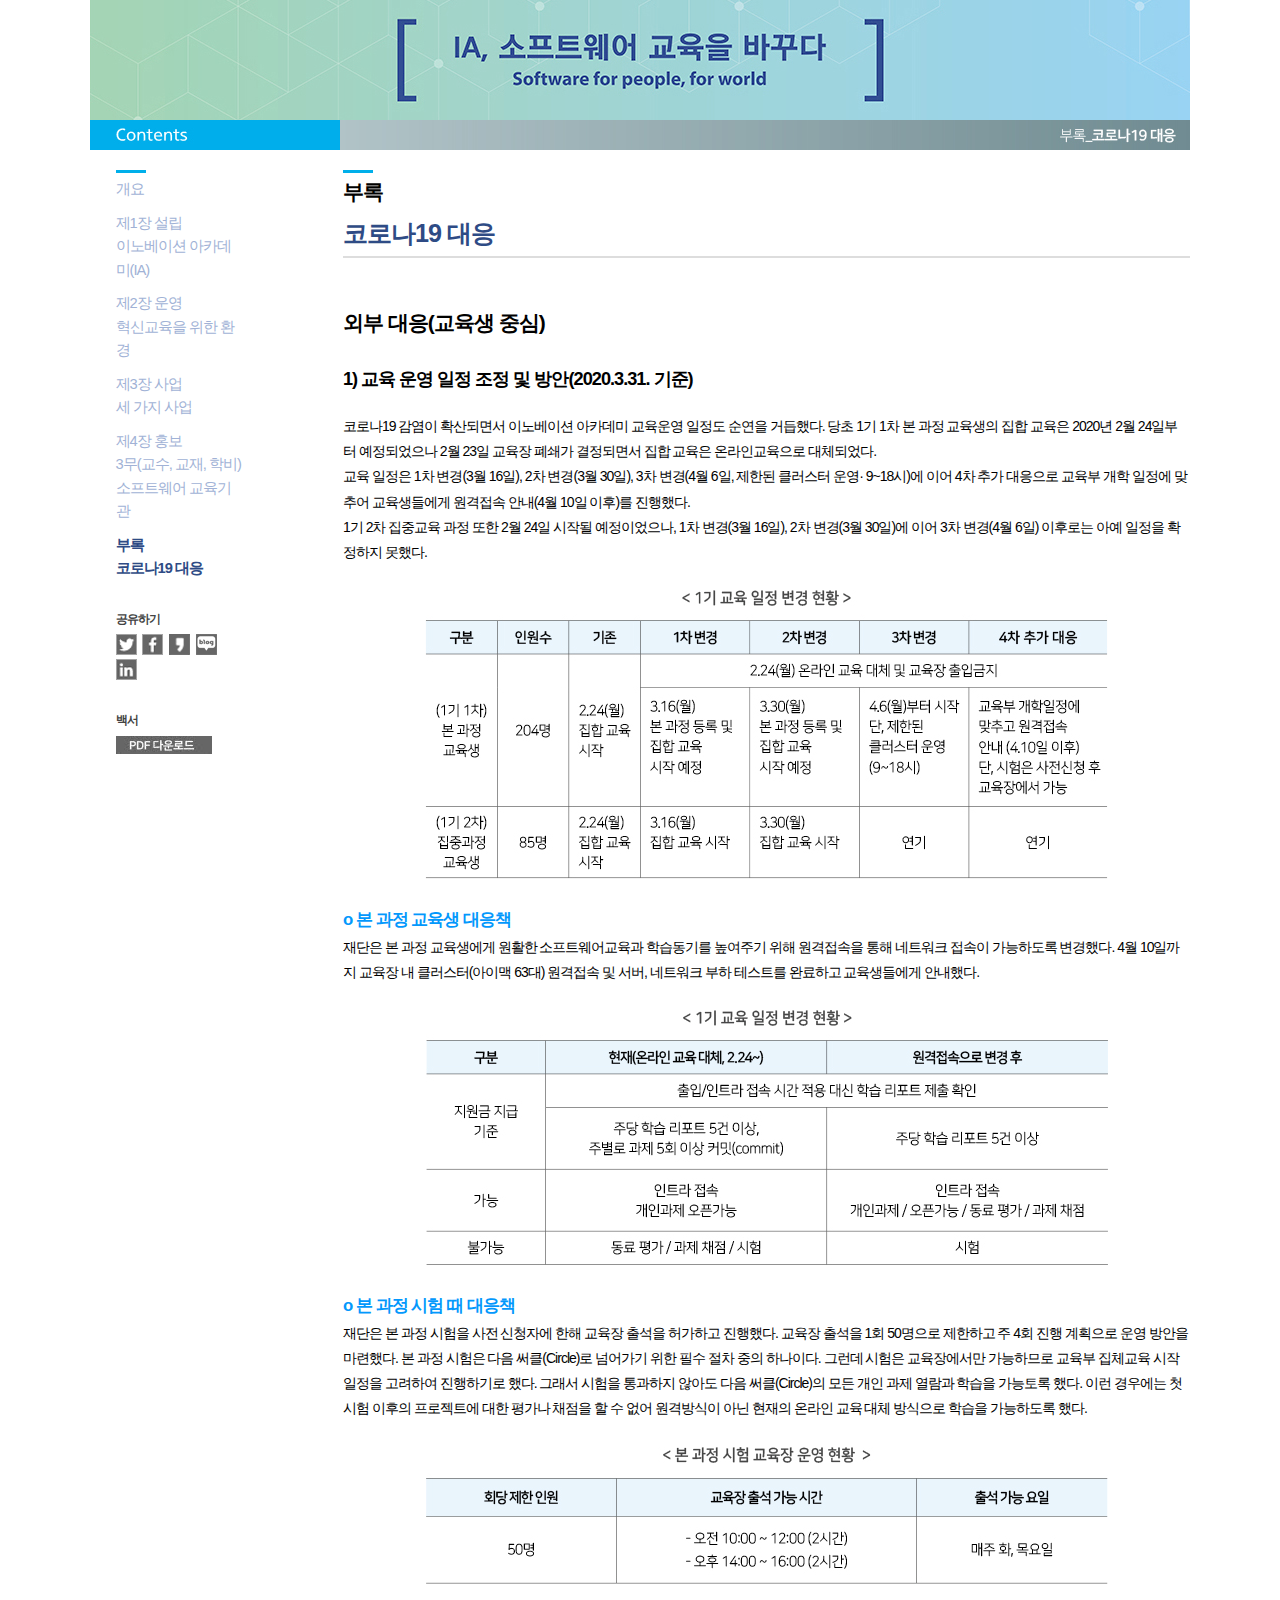
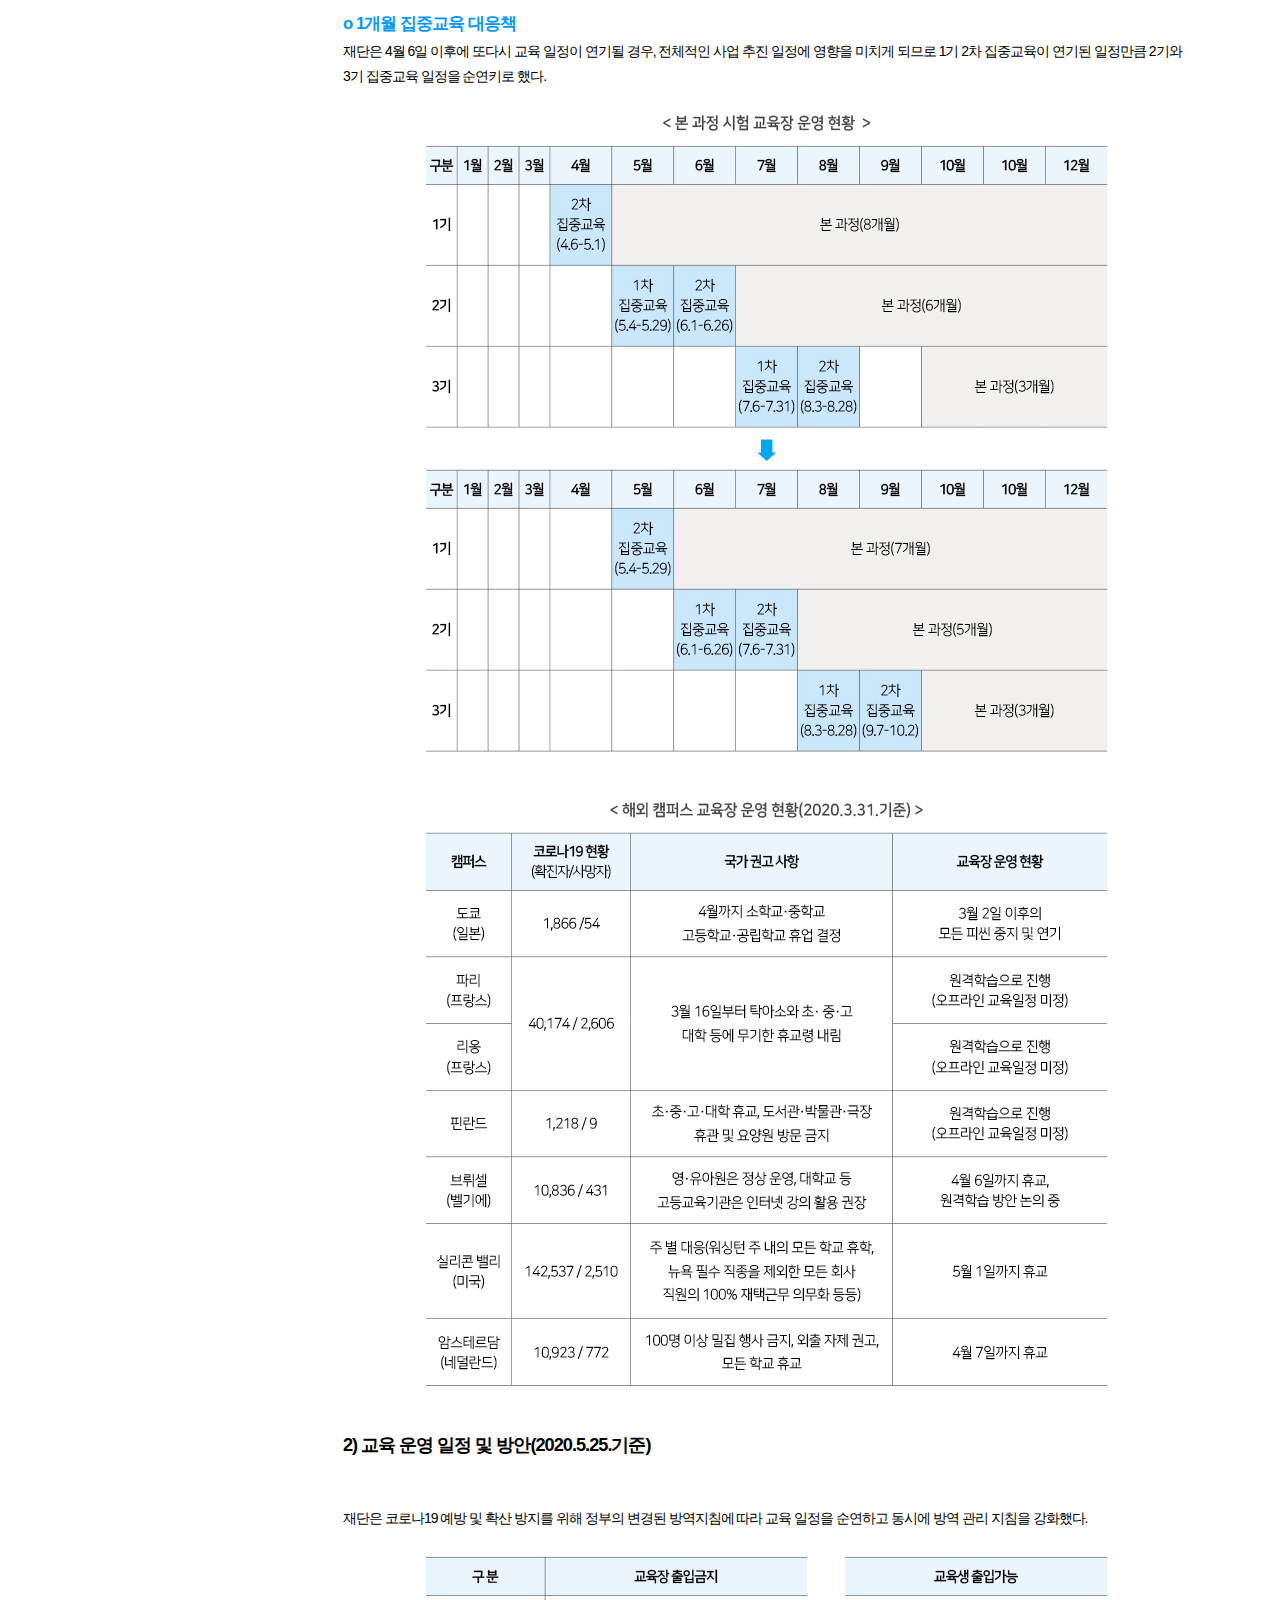
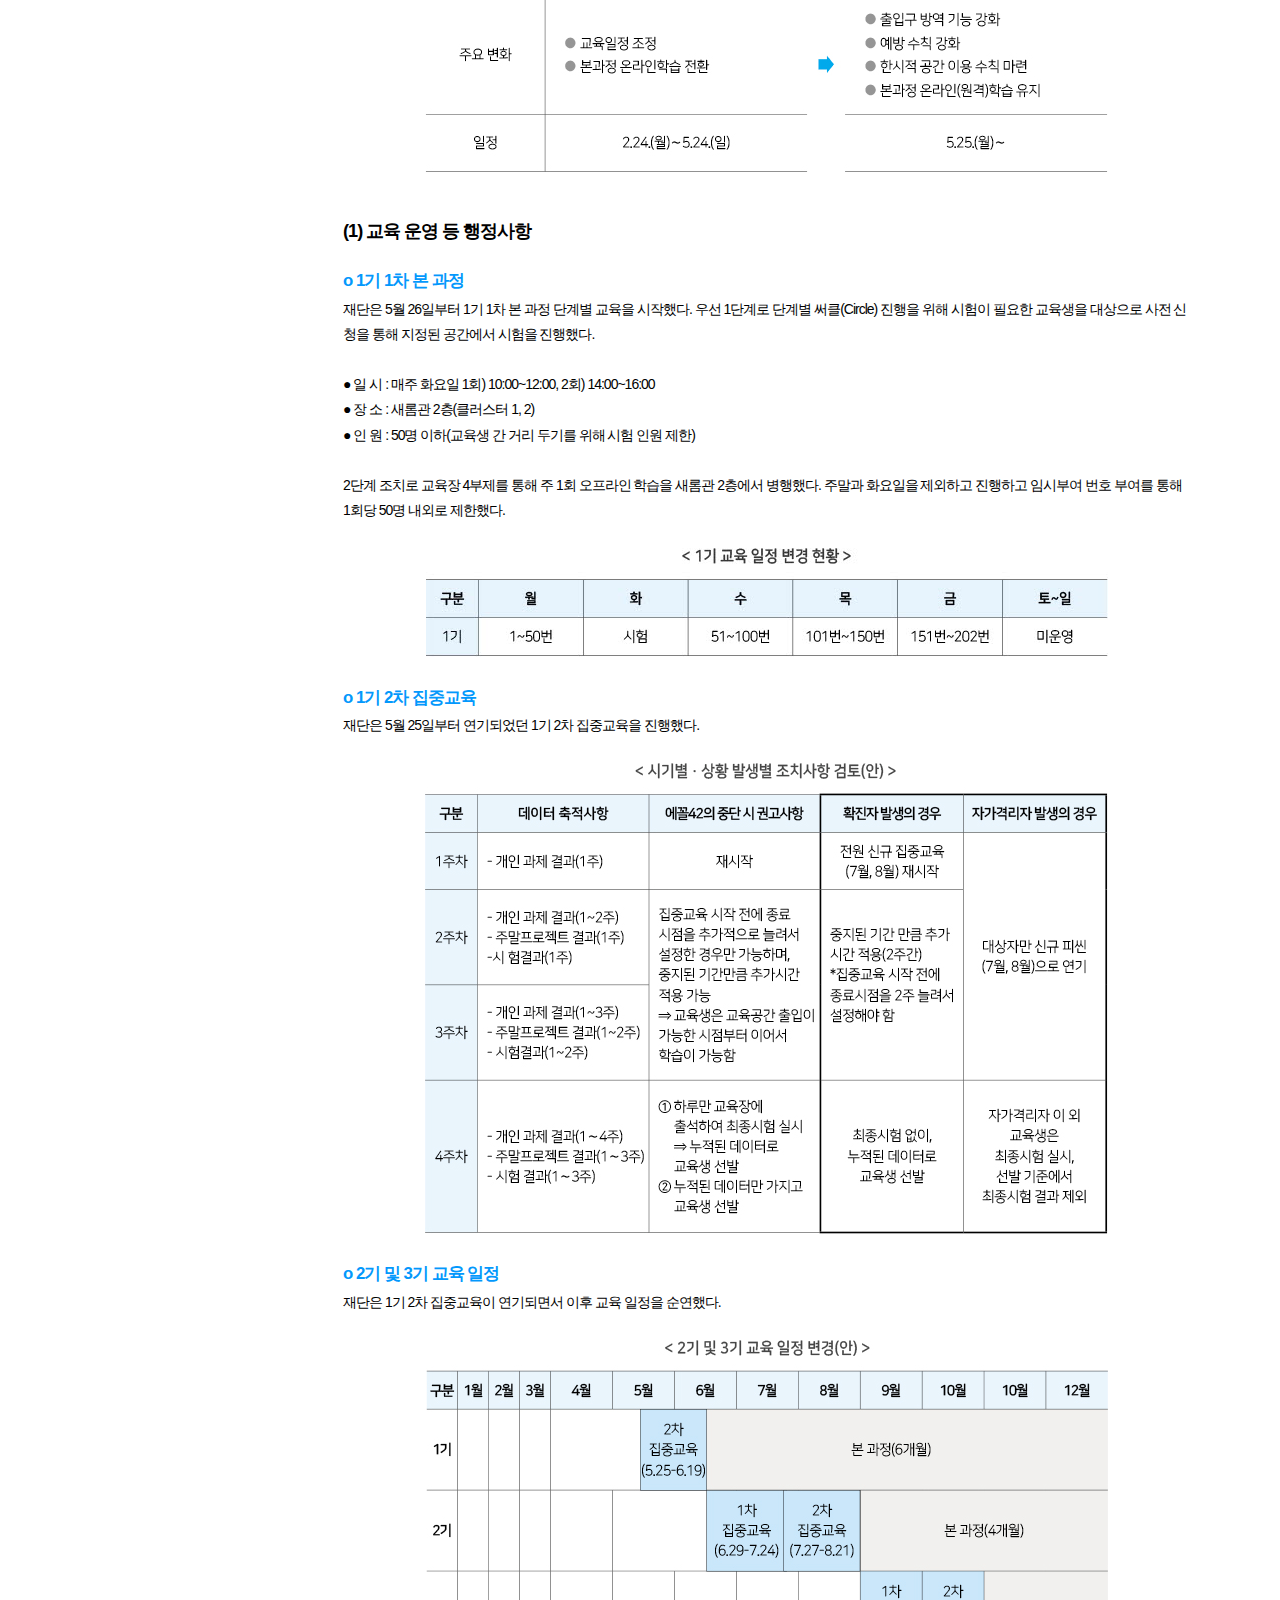
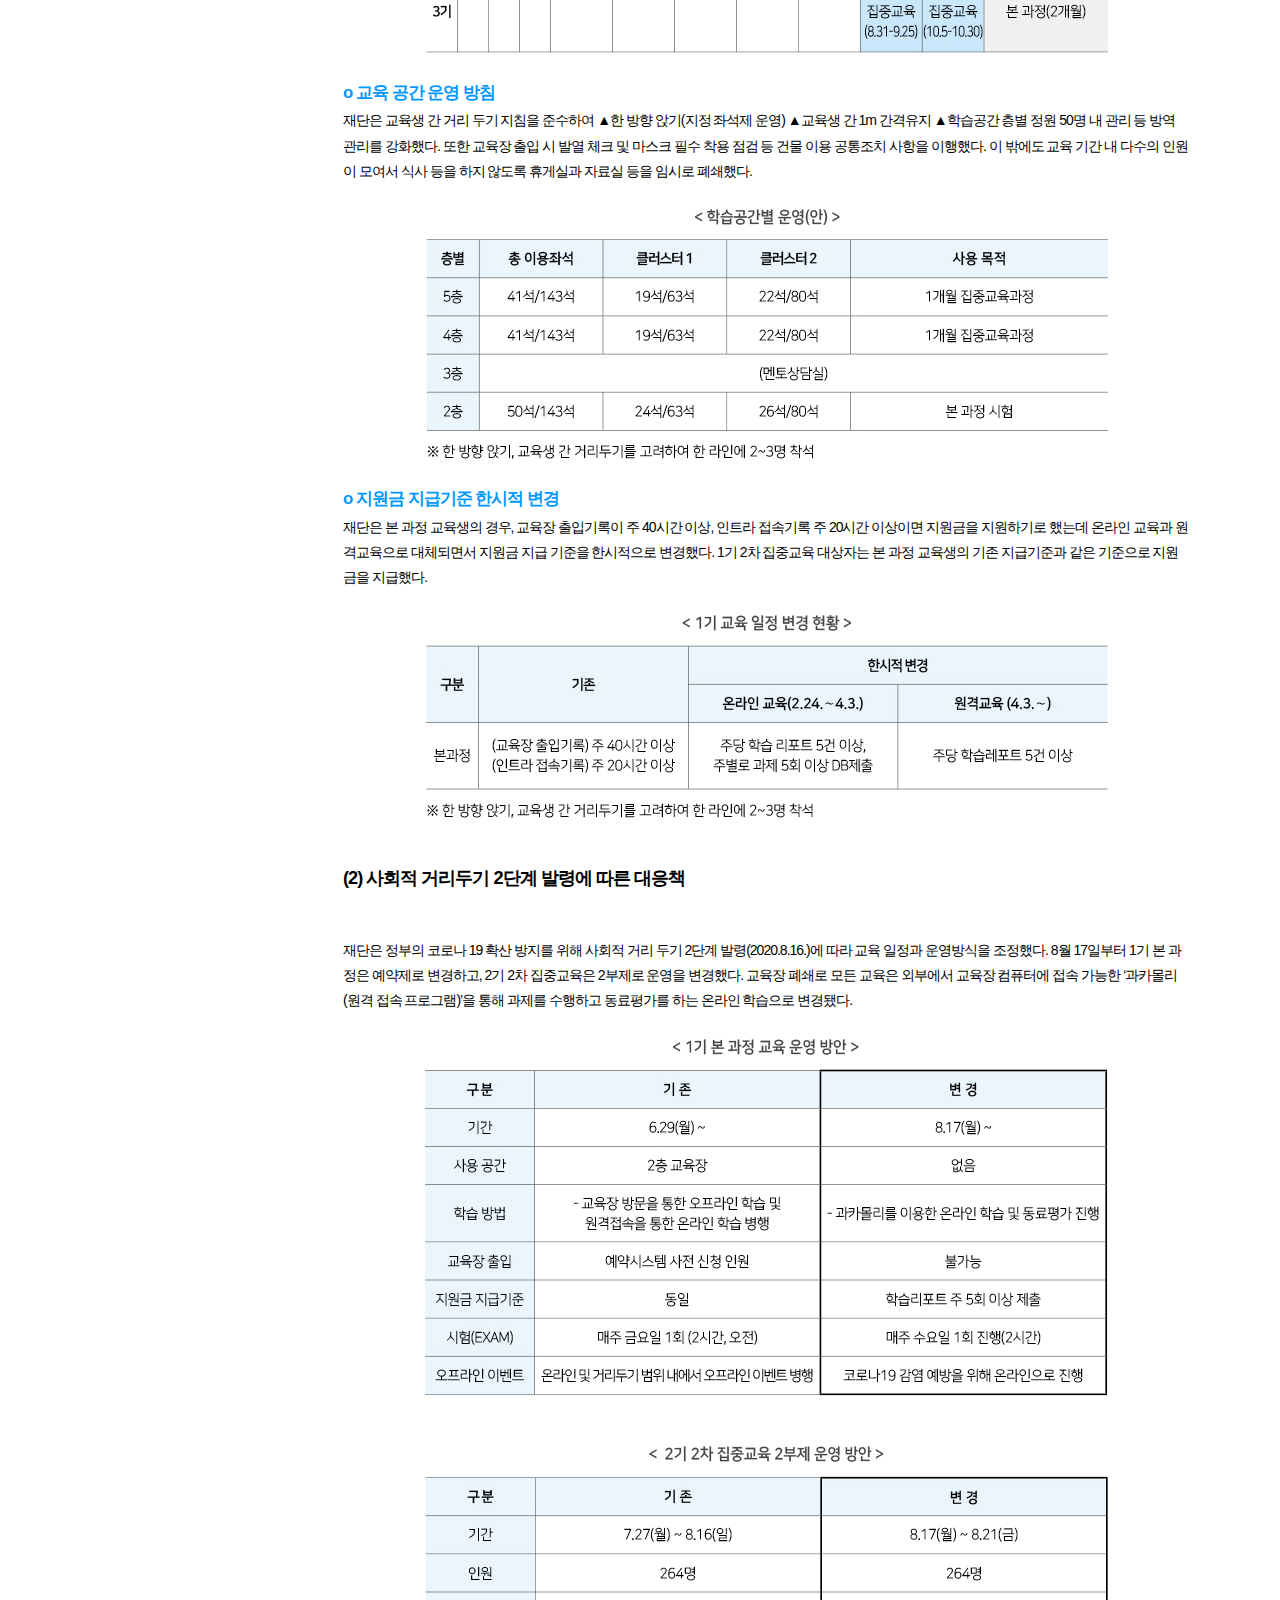
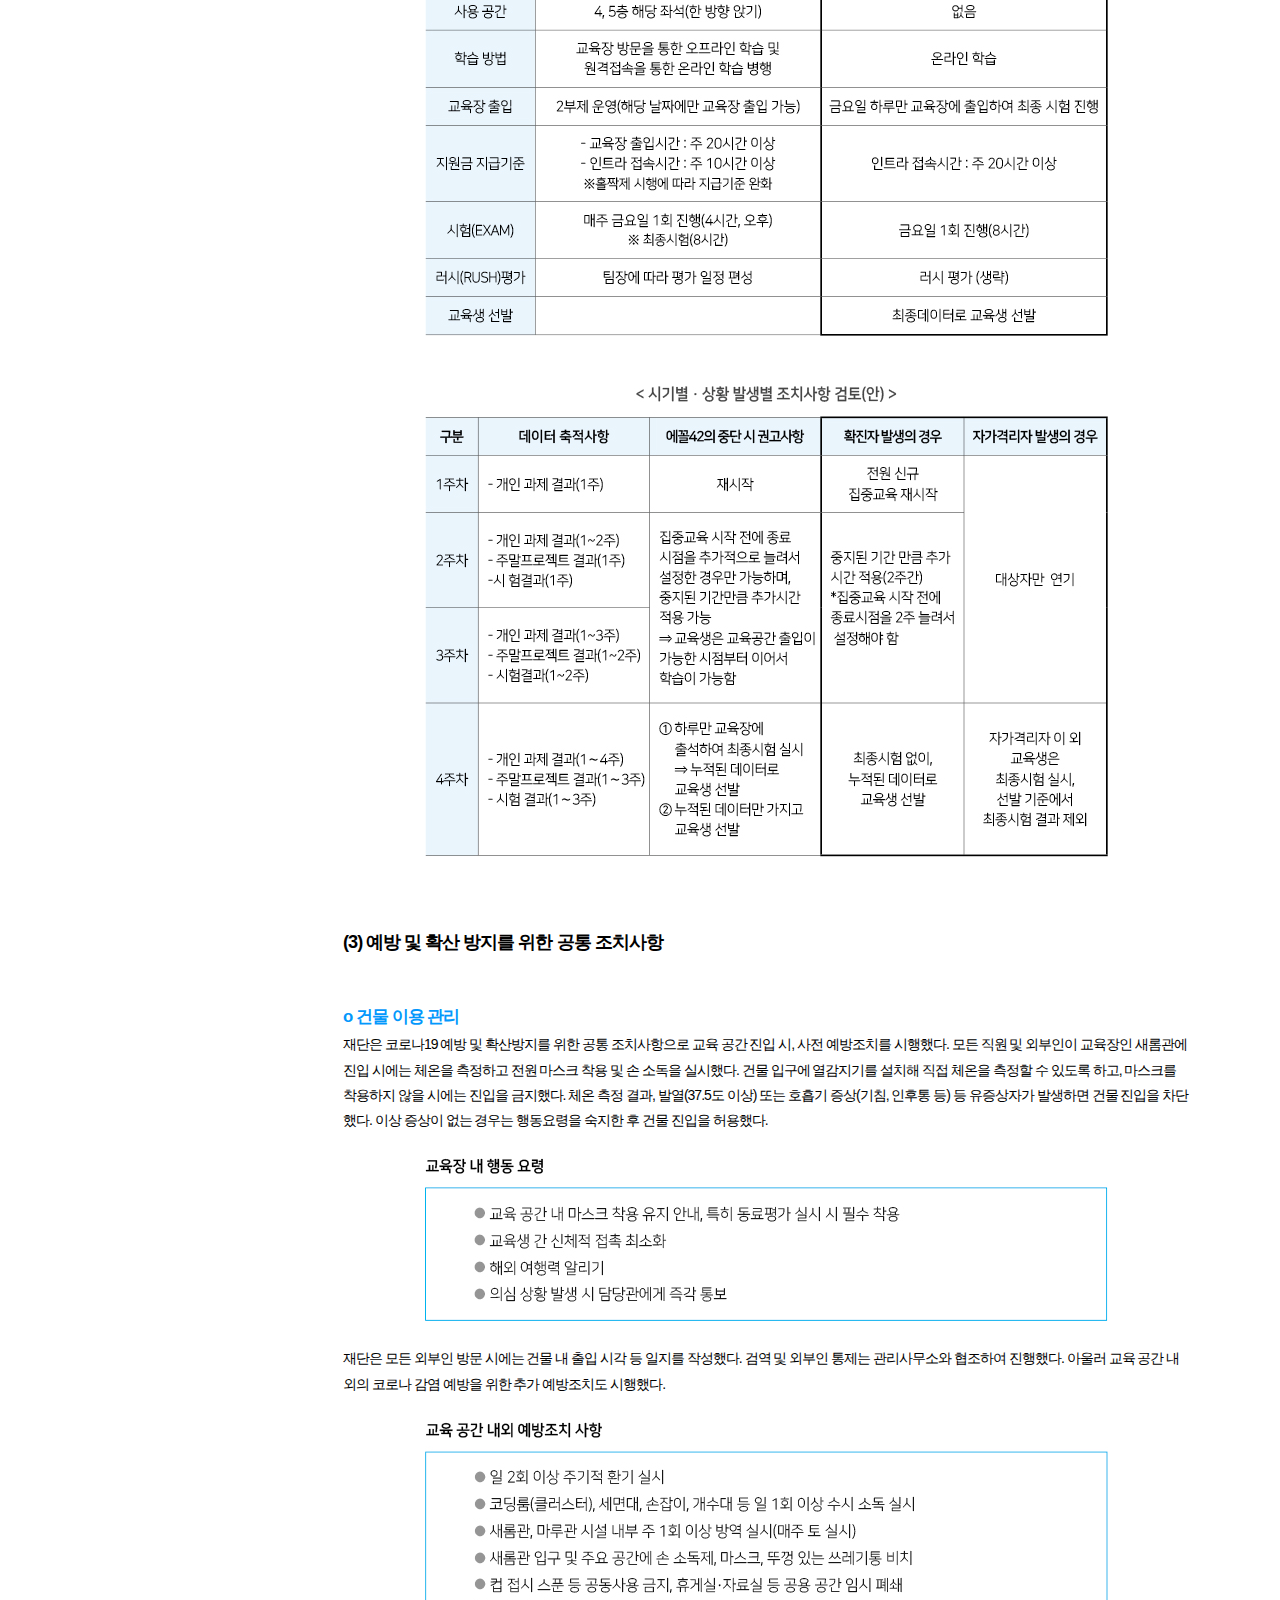
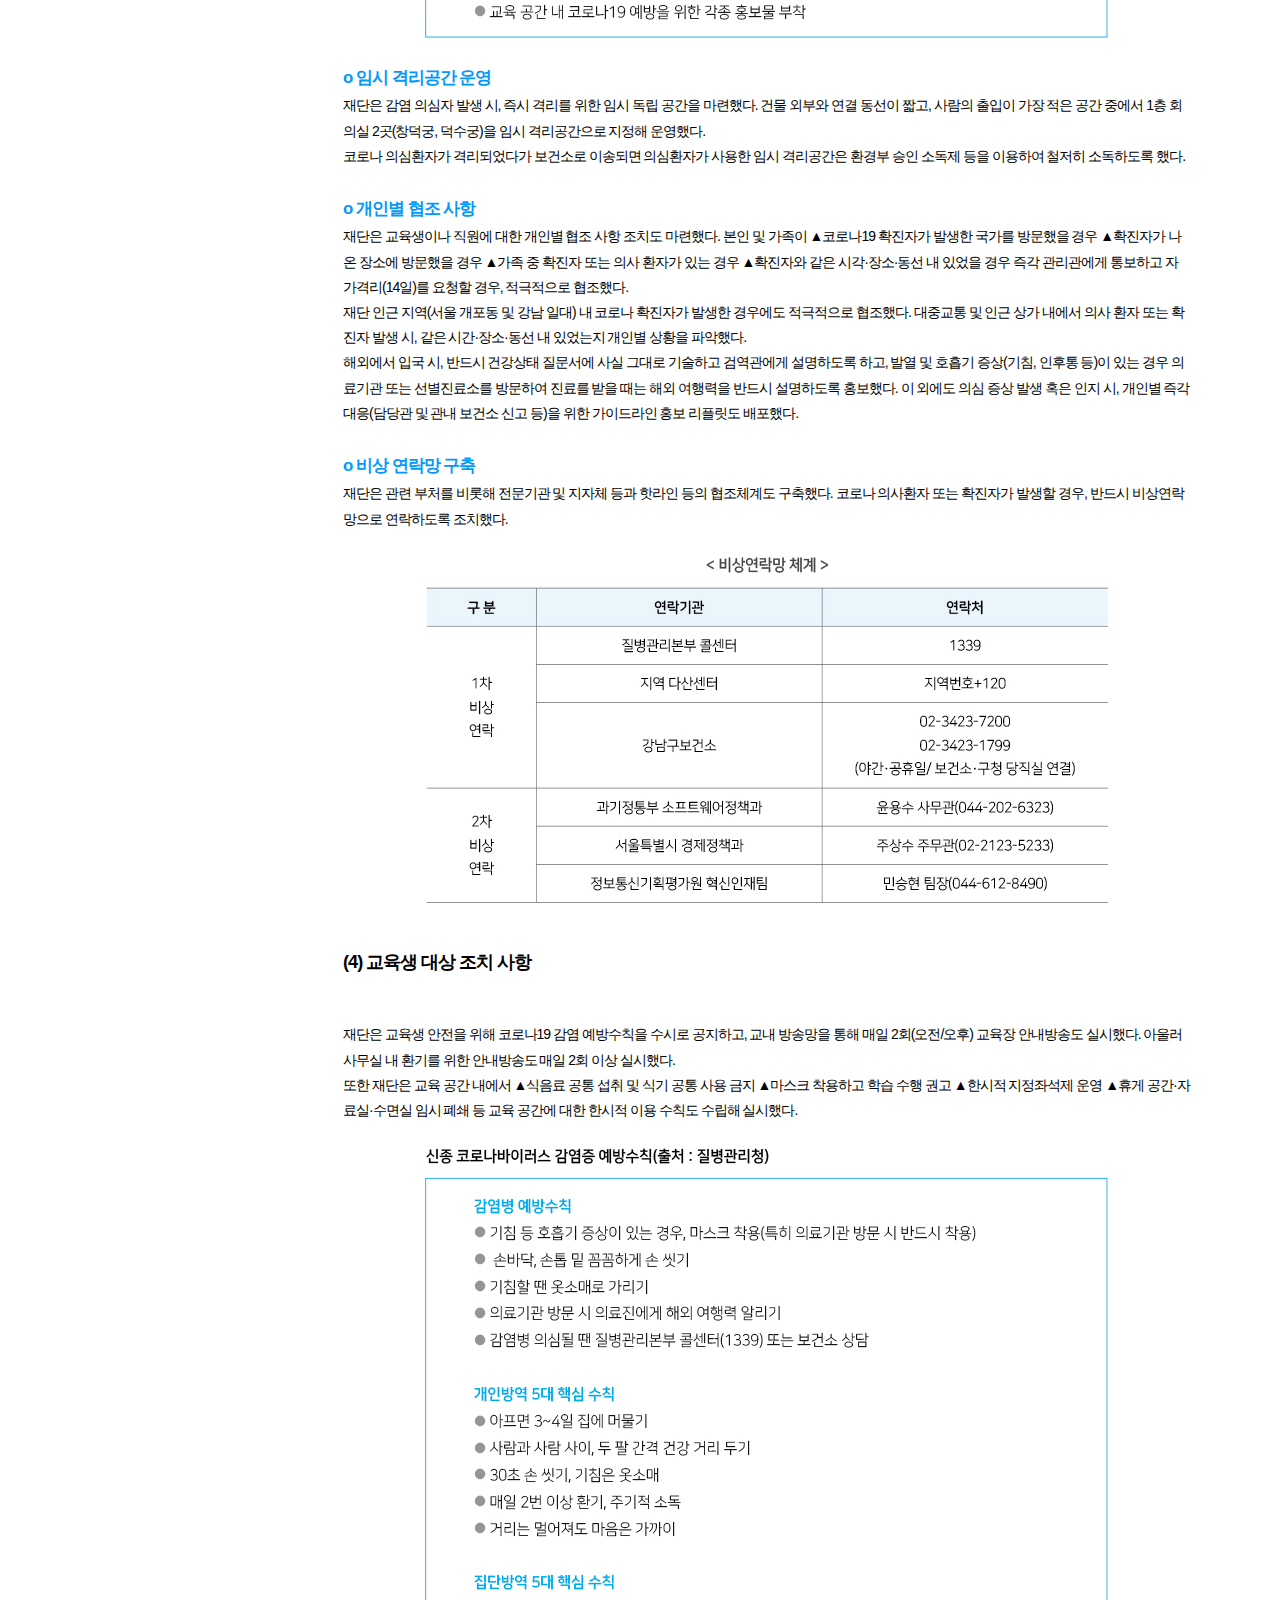
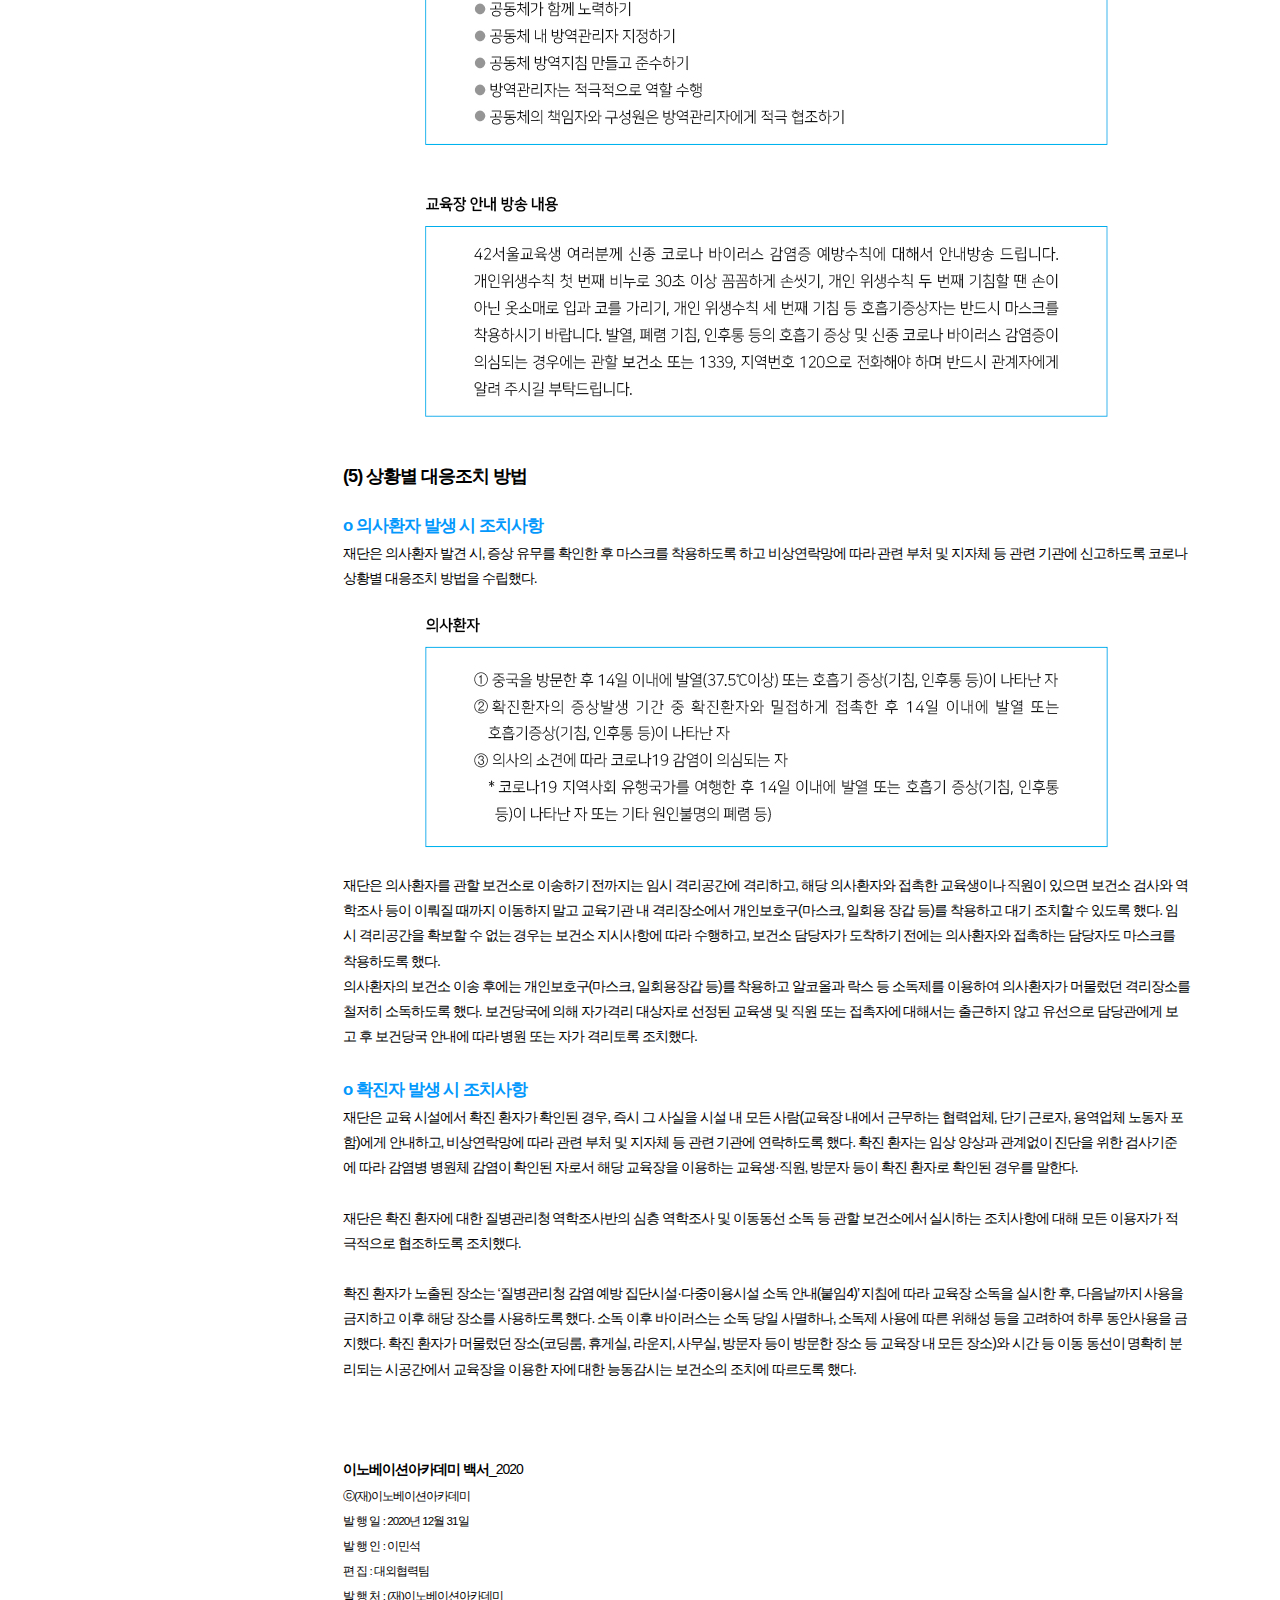
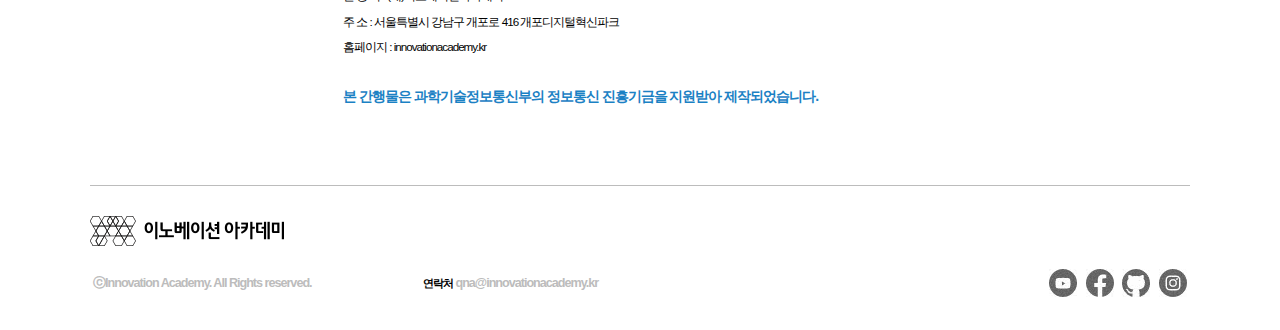
<file: covid.html>
<!DOCTYPE html>
<html>
<title>이노베이션 아카데미 백서</title>
<meta charset="UTF-8">
<meta name="viewport" content="width=device-width, initial-scale=1">
<script src="https://ajax.googleapis.com/ajax/libs/jquery/1.12.4/jquery.min.js"></script>

<link rel="stylesheet" href="common/css.css">
<body>
<div id="body_div">
  <div id="top_div">
    <img id="top_banner" class="top_img" src="common/img/top_bg.jpg" width="1100" height="120">
      <img id="bar" class="top_img" src="common/img/covid_bar.jpg"><img id="mobile_btn" src="common/img/menu.jpg" onclick="open_menu();"><img id="mo_bar" src="common/img/mo_covid_bar.jpg">
  </div>
  <div id="left_div">
      <div id="left_menu"><img id="close_btn" src="common/img/btn_close.jpg" onclick="close_menu();" style="width:2.0rem;"></div>
    <div class="blue_bar"></div>
    <p class="menu_h1_first" onclick="go('index')">개요</p>  
    <p class="menu_h1" onclick="go('1')">제1장 설립<br/>이노베이션 아카데미(IA)</p>
    <p class="menu_h1" onclick="go('2')">제2장 운영<br/>혁신교육을 위한 환경</p>
    <p class="menu_h1" onclick="go('3')">제3장 사업<br/>세 가지 사업</p>
    <p class="menu_h1" onclick="go('4')">제4장 홍보<br/>3무(교수, 교재, 학비)<br/>소프트웨어 교육기관</p>
    <p class="menu_active_h1_other">부록<br/>코로나19 대응</p>
      <br/>
    <span class="share_down">공유하기</span><br/><a href="https://www.addtoany.com/add_to/twitter?linkurl=http%3A%2F%2Fiawp.kr%2Findex.html" target="_blank"><img src="common/img/icon_tw.jpg"></a> &nbsp;<a href="https://www.addtoany.com/add_to/facebook?linkurl=http%3A%2F%2Fiawp.kr%2F" target="_blank"><img src="common/img/icon_fb.jpg"></a> &nbsp;<a href="https://story.kakao.com/share?url=http%3A%2F%2Fiawp%2Ekr" target="_blank"><img src="common/img/icon_ks.jpg"></a> &nbsp;<a href="http://blog.naver.com/openapi/share?url=http%3A%2F%2Fiawp%2Ekr" target="_blank"><img src="common/img/icon_nv.jpg"></a> &nbsp;<a href="https://www.addtoany.com/add_to/linkedin?linkurl=http%3A%2F%2Fiawp.kr%2F" target="_blank"><img src="common/img/icon_li.jpg"></a><br/><br/>
    <span class="share_down">백서</span><br/><a href="./common/2020_whitepaper_innovationacademy_F.pdf" target="_blank"><img src="common/img/icon_pdf.jpg"></a>
  </div>
    <div id="content"><div class="blue_bar"></div><p class="content_h1">부록</p><p class="content_h1_title">코로나19 대응</p>
        <p class="content_h2">외부 대응(교육생 중심)</p><p class="content_h3">1) 교육 운영 일정 조정 및 방안(2020.3.31. 기준)</p>코로나19 감염이 확산되면서 이노베이션 아카데미 교육운영 일정도 순연을 거듭했다. 당초 1기 1차 본 과정 교육생의 집합 교육은 2020년 2월 24일부터 예정되었으나 2월 23일 교육장 폐쇄가 결정되면서 집합 교육은 온라인교육으로 대체되었다.
교육 일정은 1차 변경(3월 16일), 2차 변경(3월 30일), 3차 변경(4월 6일, 제한된 클러스터 운영· 9~18시)에 이어 4차 추가 대응으로 교육부 개학 일정에 맞추어 교육생들에게 원격접속 안내(4월 10일 이후)를 진행했다.
1기 2차 집중교육 과정 또한 2월 24일 시작될 예정이었으나, 1차 변경(3월 16일), 2차 변경(3월 30일)에 이어 3차 변경(4월 6일) 이후로는 아예 일정을 확정하지 못했다. 
      
      <img class="top_img" src="common/img/appendix/153-01.jpg">
      <p class="content_h4"> ο 본 과정 교육생 대응책</p>재단은 본 과정 교육생에게 원활한 소프트웨어교육과 학습동기를 높여주기 위해 원격접속을 통해 네트워크 접속이 가능하도록 변경했다. 4월 10일까지 교육장 내 클러스터(아이맥 63대) 원격접속 및 서버, 네트워크 부하 테스트를 완료하고 교육생들에게 안내했다. 

    <img class="top_img" src="common/img/appendix/153-02.jpg">
      <p class="content_h4"> ο 본 과정 시험 때 대응책</p>재단은 본 과정 시험을 사전 신청자에 한해 교육장 출석을 허가하고 진행했다. 교육장 출석을 1회 50명으로 제한하고 주 4회 진행 계획으로 운영 방안을 마련했다. 본 과정 시험은 다음 써클(Circle)로 넘어가기 위한 필수 절차 중의 하나이다. 그런데 시험은 교육장에서만 가능하므로 교육부 집체교육 시작 일정을 고려하여 진행하기로 했다. 그래서 시험을 통과하지 않아도 다음 써클(Circle)의 모든 개인 과제 열람과 학습을 가능토록 했다. 이런 경우에는 첫 시험 이후의 프로젝트에 대한 평가나 채점을 할 수 없어 원격방식이 아닌 현재의 온라인 교육 대체 방식으로 학습을 가능하도록 했다.
      
      <img class="top_img" src="common/img/appendix/154-01.jpg">  
      <p class="content_h4"> ο 1개월 집중교육 대응책</p>재단은 4월 6일 이후에 또다시 교육 일정이 연기될 경우, 전체적인 사업 추진 일정에 영향을 미치게 되므로 1기 2차 집중교육이 연기된 일정만큼 2기와 3기 집중교육 일정을 순연키로 했다.
      
<img class="top_img" src="common/img/appendix/154-02.jpg">
      
      <img class="top_img" src="common/img/appendix/155-01.jpg">
        <p class="content_h3">2) 교육 운영 일정 및 방안(2020.5.25.기준) </p>
  재단은 코로나19 예방 및 확산 방지를 위해 정부의 변경된 방역지침에 따라 교육 일정을 순연하고 동시에 방역 관리 지침을 강화했다. 
        
      <img class="top_img" src="common/img/appendix/155-02.jpg">
        <p class="content_h3">(1) 교육 운영 등 행정사항 </p><p class="content_h4"> ο 1기 1차 본 과정 </p>재단은 5월 26일부터 1기 1차 본 과정 단계별 교육을 시작했다. 우선 1단계로 단계별 써클(Circle) 진행을 위해 시험이 필요한 교육생을 대상으로 사전 신청을 통해 지정된 공간에서 시험을 진행했다.
        
● 일 시 : 매주 화요일 1회) 10:00~12:00, 2회) 14:00~16:00
● 장 소 : 새롬관 2층(클러스터 1, 2) 
● 인 원 : 50명 이하(교육생 간 거리 두기를 위해 시험 인원 제한)

2단계 조치로 교육장 4부제를 통해 주 1회 오프라인 학습을 새롬관 2층에서 병행했다. 주말과 화요일을 제외하고 진행하고 임시부여 번호 부여를 통해 1회당 50명 내외로 제한했다.

      <img class="top_img" src="common/img/appendix/156-01.jpg">
      <p class="content_h4"> ο 1기 2차 집중교육</p>재단은 5월 25일부터 연기되었던 1기 2차 집중교육을 진행했다.

      <img class="top_img" src="common/img/appendix/156-02.jpg">
      <p class="content_h4"> ο 2기 및 3기 교육 일정</p>재단은 1기 2차 집중교육이 연기되면서 이후 교육 일정을 순연했다.

      <img class="top_img" src="common/img/appendix/157-01.jpg">
      <p class="content_h4"> ο 교육 공간 운영 방침</p>재단은 교육생 간 거리 두기 지침을 준수하여 ▲한 방향 앉기(지정 좌석제 운영) ▲교육생 간 1m 간격유지 ▲학습공간 층별 정원 50명 내 관리 등 방역 관리를 강화했다. 또한 교육장 출입 시 발열 체크 및 마스크 필수 착용 점검 등 건물 이용 공통조치 사항을 이행했다. 이 밖에도 교육 기간 내 다수의 인원이 모여서 식사 등을 하지 않도록 휴게실과 자료실 등을 임시로 폐쇄했다.

      <img class="top_img" src="common/img/appendix/157-02.jpg">
      <p class="content_h4"> ο 지원금 지급기준 한시적 변경</p>재단은 본 과정 교육생의 경우, 교육장 출입기록이 주 40시간 이상, 인트라 접속기록 주 20시간 이상이면 지원금을 지원하기로 했는데 온라인 교육과 원격교육으로 대체되면서 지원금 지급 기준을 한시적으로 변경했다. 1기 2차 집중교육 대상자는 본 과정 교육생의 기존 지급기준과 같은 기준으로 지원금을 지급했다. 

      <img class="top_img" src="common/img/appendix/158-01.jpg">
        <p class="content_h3">(2) 사회적 거리두기 2단계 발령에 따른 대응책</p>
재단은 정부의 코로나 19 확산 방지를 위해 사회적 거리 두기 2단계 발령(2020.8.16.)에 따라 교육 일정과 운영방식을 조정했다. 8월 17일부터 1기 본 과정은 예약제로 변경하고, 2기 2차 집중교육은 2부제로 운영을 변경했다. 교육장 폐쇄로 모든 교육은 외부에서 교육장 컴퓨터에 접속 가능한 ‘과카몰리(원격 접속 프로그램)’을 통해 과제를 수행하고 동료평가를 하는 온라인 학습으로 변경됐다.

      <img class="top_img" src="common/img/appendix/158-02.jpg">
      
      <img class="top_img" src="common/img/appendix/159-01.jpg">
      
      <img class="top_img" src="common/img/appendix/159-02.jpg">
      
        <p class="content_h3">(3) 예방 및 확산 방지를 위한 공통 조치사항</p>
      <p class="content_h4"> ο 건물 이용 관리</p>재단은 코로나19 예방 및 확산방지를 위한 공통 조치사항으로 교육 공간 진입 시, 사전 예방조치를 시행했다. 모든 직원 및 외부인이 교육장인 새롬관에 진입 시에는 체온을 측정하고 전원 마스크 착용 및 손 소독을 실시했다. 건물 입구에 열감지기를 설치해 직접 체온을 측정할 수 있도록 하고, 마스크를 착용하지 않을 시에는 진입을 금지했다. 체온 측정 결과, 발열(37.5도 이상) 또는 호흡기 증상(기침, 인후통 등) 등 유증상자가 발생하면 건물 진입을 차단했다. 이상 증상이 없는 경우는 행동요령을 숙지한 후 건물 진입을 허용했다. 

      <img class="top_img" src="common/img/appendix/160-01.jpg">
      재단은 모든 외부인 방문 시에는 건물 내 출입 시각 등 일지를 작성했다. 검역 및 외부인 통제는 관리사무소와 협조하여 진행했다. 아울러 교육 공간 내외의 코로나 감염 예방을 위한 추가 예방조치도 시행했다.
      
      <img class="top_img" src="common/img/appendix/160-02.jpg">
      <p class="content_h4"> ο 임시 격리공간 운영</p>재단은 감염 의심자 발생 시, 즉시 격리를 위한 임시 독립 공간을 마련했다. 건물 외부와 연결 동선이 짧고, 사람의 출입이 가장 적은 공간 중에서 1층 회의실 2곳(창덕궁, 덕수궁)을 임시 격리공간으로 지정해 운영했다.
코로나 의심환자가 격리되었다가 보건소로 이송되면 의심환자가 사용한 임시 격리공간은 환경부 승인 소독제 등을 이용하여 철저히 소독하도록 했다.
      
      <p class="content_h4"> ο 개인별 협조 사항</p>재단은 교육생이나 직원에 대한 개인별 협조 사항 조치도 마련했다. 본인 및 가족이 ▲코로나19 확진자가 발생한 국가를 방문했을 경우 ▲확진자가 나온 장소에 방문했을 경우 ▲가족 중 확진자 또는 의사 환자가 있는 경우 ▲확진자와 같은 시각·장소·동선 내 있었을 경우 즉각 관리관에게 통보하고 자가격리(14일)를 요청할 경우, 적극적으로 협조했다.
        재단 인근 지역(서울 개포동 및 강남 일대) 내 코로나 확진자가 발생한 경우에도 적극적으로 협조했다. 대중교통 및 인근 상가 내에서 의사 환자 또는 확진자 발생 시, 같은 시간·장소·동선 내 있었는지 개인별 상황을 파악했다. 
해외에서 입국 시, 반드시 건강상태 질문서에 사실 그대로 기술하고 검역관에게 설명하도록 하고, 발열 및 호흡기 증상(기침, 인후통 등)이 있는 경우 의료기관 또는 선별진료소를 방문하여 진료를 받을 때는 해외 여행력을 반드시 설명하도록 홍보했다. 이 외에도 의심 증상 발생 혹은 인지 시, 개인별 즉각 대응(담당관 및 관내 보건소 신고 등)을 위한 가이드라인 홍보 리플릿도 배포했다. 

      <p class="content_h4"> ο 비상 연락망 구축</p>재단은 관련 부처를 비롯해 전문기관 및 지자체 등과 핫라인 등의 협조체계도 구축했다. 코로나 의사환자 또는 확진자가 발생할 경우, 반드시 비상연락망으로 연락하도록 조치했다.

      <img class="top_img" src="common/img/appendix/161-01.jpg">
        <p class="content_h3">(4) 교육생 대상 조치 사항</p>
재단은 교육생 안전을 위해 코로나19 감염 예방수칙을 수시로 공지하고, 교내 방송망을 통해 매일 2회(오전/오후) 교육장 안내방송도 실시했다. 아울러 사무실 내 환기를 위한 안내방송도 매일 2회 이상 실시했다. 
또한 재단은 교육 공간 내에서 ▲식음료 공통 섭취 및 식기 공통 사용 금지 ▲마스크 착용하고 학습 수행 권고 ▲한시적 지정좌석제 운영 ▲휴게 공간·자료실·수면실 임시 폐쇄 등 교육 공간에 대한 한시적 이용 수칙도 수립해 실시했다.

      <img class="top_img" src="common/img/appendix/162-01.jpg">
      
      <img class="top_img" src="common/img/appendix/162-02.jpg">
        <p class="content_h3">(5) 상황별 대응조치 방법</p><p class="content_h4"> ο 의사환자 발생 시 조치사항</p>재단은 의사환자 발견 시, 증상 유무를 확인한 후 마스크를 착용하도록 하고 비상연락망에 따라 관련 부처 및 지자체 등 관련 기관에 신고하도록 코로나 상황별 대응조치 방법을 수립했다.

      <img class="top_img" src="common/img/appendix/163-01.jpg">
    재단은 의사환자를 관할 보건소로 이송하기 전까지는 임시 격리공간에 격리하고, 해당 의사환자와 접촉한 교육생이나 직원이 있으면 보건소 검사와 역학조사 등이 이뤄질 때까지 이동하지 말고 교육기관 내 격리장소에서 개인보호구(마스크, 일회용 장갑 등)를 착용하고 대기 조치할 수 있도록 했다. 임시 격리공간을 확보할 수 없는 경우는 보건소 지시사항에 따라 수행하고, 보건소 담당자가 도착하기 전에는 의사환자와 접촉하는 담당자도 마스크를 착용하도록 했다.
의사환자의 보건소 이송 후에는 개인보호구(마스크, 일회용장갑 등)를 착용하고 알코올과 락스 등 소독제를 이용하여 의사환자가 머물렀던 격리장소를 철저히 소독하도록 했다. 보건당국에 의해 자가격리 대상자로 선정된 교육생 및 직원 또는 접촉자에 대해서는 출근하지 않고 유선으로 담당관에게 보고 후 보건당국 안내에 따라 병원 또는 자가 격리토록 조치했다.
        
      <p class="content_h4"> ο 확진자 발생 시 조치사항</p>재단은 교육 시설에서 확진 환자가 확인된 경우, 즉시 그 사실을 시설 내 모든 사람(교육장 내에서 근무하는 협력업체, 단기 근로자, 용역업체 노동자 포함)에게 안내하고, 비상연락망에 따라 관련 부처 및 지자체 등 관련 기관에 연락하도록 했다. 확진 환자는 임상 양상과 관계없이 진단을 위한 검사기준에 따라 감염병                                                                                                                    병원체 감염이 확인된 자로서 해당 교육장을 이용하는 교육생·직원, 방문자 등이 확진 환자로 확인된 경우를 말한다. 
        
재단은 확진 환자에 대한 질병관리청 역학조사반의 심층 역학조사 및 이동동선 소독 등 관할 보건소에서 실시하는 조치사항에 대해 모든 이용자가 적극적으로 협조하도록 조치했다.
        
확진 환자가 노출된 장소는 ‘질병관리청 감염 예방 집단시설·다중이용시설 소독 안내(붙임4)’ 지침에 따라 교육장 소독을 실시한 후, 다음날까지 사용을 금지하고 이후 해당 장소를 사용하도록 했다. 소독 이후 바이러스는 소독 당일 사멸하나, 소독제 사용에 따른 위해성 등을 고려하여 하루 동안사용을 금지했다. 확진 환자가 머물렀던 장소(코딩룸, 휴게실, 라운지, 사무실, 방문자 등이 방문한 장소 등 교육장 내 모든 장소)와 시간 등 이동 동선이 명확히 분리되는 시공간에서 교육장을 이용한 자에 대한 능동감시는 보건소의 조치에 따르도록 했다.

        
        
        <b>이노베이션아카데미 백서</b>_2020
<small>ⓒ(재)이노베이션아카데미
발 행 일 : 2020년 12월 31일
발 행 인 : 이민석
편 집 : 대외협력팀
발 행 처 : (재)이노베이션아카데미
주 소 : 서울특별시 강남구 개포로 416 개포디지털혁신파크
홈페이지 : <a href="https://innovationacademy.kr" target="_blank">innovationacademy.kr</a></small>
    
<font color="#1b81c4"><b>본 간행물은 과학기술정보통신부의 정보통신 진흥기금을 지원받아 제작되었습니다.</b></font>
        
        
        
    </div>
<div id="footer_div">
  <img src="./common/img/ia_logo_black.png" style="margin-bottom:20px;">
  <table width="100%">
    <tr>
      <td width="30%"><span class="footer_copyright">ⓒInnovation Academy. All Rights reserved.</span></td>
      <td><span class="footer_txt">연락처</span> <span class="footer_copyright"><a href="mailto:qna@innovationacademy.kr">qna@innovationacademy.kr</a></span></td>
      <td align="right"><a href="https://www.youtube.com/channel/UC5pBkQjap4TW-LJryKZQegQ" target="_blank"><img src="common/img/icon_youtube.jpg"></a> &nbsp; <a href="https://www.facebook.com/inno.aca/" target="_blank"><img src="common/img/icon_fb_f.jpg"></a> &nbsp; <a href="https://github.com/innovationacademy-kr/FAQ" target="_blank"><img src="common/img/icon_github.jpg"></a> &nbsp; <a href="https://www.instagram.com/inno.aca" target="_blank"><img src="common/img/icon_insta.jpg"></a></td>
    </tr>
  </table>
</div>
</div>
<img id="top_btn" src="common/img/top_btn.jpg" width="31" height="30" href="#">
<script src="./common/ia_js.js"></script>
</body>
</html>
</file>
<file: common/css.css>
html, body {
  line-height:1.8;
  font-family: '맑은 고딕','Malgun Gothic',나눔고딕,돋움,Dotum,굴림,Gulim,AppleSDGothicNeo-Regular,sans-serif;
  margin: 0;
  padding: 0;
  letter-spacing: -1px;
  font-size:14px;
}
a { background-color:transparent; text-decoration: none;}
a:active,a:hover{outline-width:0;}
ul {list-style: none;margin:0;padding:0;}
li {margin:0;}
.normal		{ font-weight: 400 }
.bold		{ font-weight: 700 }
.bolder		{ font-weight: 800 }
.light		{ font-weight: 300 }

.menu_active_h1 {color:#2e4b85;font-size:1.05rem;font-weight: 700;margin:0;margin-top:5px;line-height: 160%;}
.menu_active_h1_other {color:#2e4b85;font-size:1.05rem;font-weight: 700;margin:0;margin-top:10px;line-height: 160%;}
.menu_active_h1_title {color:#2e4b85;font-size: 1.1rem;font-weight: 700;margin:0;}
.menu_active_h2 {color:#0398fc;font-size:1.0rem;font-weight: 700;margin:0;}
.menu_active_h3 {font-size:0.86rem;font-weight:700;}
.menu_h1 {color:#a1b2d6;font-size:1.05rem;cursor:pointer;margin-top:10px;margin-bottom:0;font-weight: 500;line-height: 160%;}
.menu_h1_first {color:#a1b2d6;font-size:1.05rem;cursor:pointer;margin-top:5px;margin-bottom:0;font-weight: 500;line-height: 160%;}
.menu_h1_title {color:#798fbd;font-size:1.1rem;cursor:pointer;margin:0;font-weight: 500;}
.menu_h2 {color:#3d4045;font-size:1.0rem;font-weight: 400;cursor:pointer;margin:0;}
.menu_h1:hover{color:#2e4b85;font-weight: 700;}
.menu_h1_title:hover{color:#2e4b85;font-weight: 700;}
.menu_h2:hover{color:#ba2339}
.menu_h3 {font-size:0.86rem;cursor:pointer;}
.menu_h3:hover{color:#ba2339}
.share_down{font-size:0.85rem;font-weight:700;color:#444;}


.content_h1 {color:#000;font-size:1.5rem;font-weight: 700;margin:0;}
.content_h1_title {color:#2e4b85;font-size:1.8rem;font-weight: 700;margin:0px;border-bottom:2px #ddd solid;}
.content_h2 {color:#000;font-size:1.5rem;font-weight: 700;margin:5;}
.content_h3 {color:#000;font-size:1.3rem;font-weight: 600;margin:5;}
.content_h4 {color:#0398fc;font-weight:600;font-size:1.2rem;margin:0;}
.content_h5 {font-weight:800;margin:0;}

.footer_txt {font-weight:800;font-size:0.8rem;}
.footer_copyright {color:#bcbcbc;font-weight:800;font-size:0.9rem;}
#jb-container {
       max-width: 1100px;
       margin: 0px auto;
       padding: 0;
       border: 1px solid #bcbcbc;
     }
     #jb-header {
       padding: 0;
       margin-bottom: 20px;
       border: 1px solid #bcbcbc;
     }
     #jb-content {
       width: 70%;
       padding: 2%;
       float: right;
       border: 1px solid #bcbcbc;
     }
     #jb-sidebar {
       width: 20%;
       padding: 2%;
       float: left;
       border: 1px solid #bcbcbc;
     }
     #jb-footer {
        clear: both; 
        padding: 20px;
        border: 1px solid #bcbcbc;
      }
.blue_bar {position:relative;width:30px;height:3px;background-color: #00AFEA;}
/*#body_div { position:relative;max-width: 1100px;width:100%;margin-left: auto; margin-right: auto;}*/
#body_div { max-width: 1100px; width:100%; margin: 0px auto; padding:0;}
#content {word-break:break-all;white-space:pre-line;font-size:1.0rem;}
img { vertical-align: middle }
a { color: inherit }
.top_img {max-width:100%;height:auto;display: block; margin: 0px auto;}

#top_btn {display: none;position:fixed;right: 50%; margin-right:-600px;bottom: 190px;z-index: 9;width:31px;height:30px;cursor:pointer}
#next_btn {margin-top:40px;position:fixed;right: 50%; margin-right:-600px;bottom: 150px;z-index: 9;width:31px;height:30px;}
/*
@media (min-width: 500px) {
  #top_div { width:100%; margin-left: auto; margin-right: auto; margin-bottom: 15px; }
  #left_div {width:80%;margin:0;padding-left:2%;padding-right:2%;}
  #content {width:90%;word-break:break-all;white-space:pre-line;}
}
@media (min-width: 768px) {
  #top_div { padding:0;margin-bottom: 20px; }
  #left_div {float:left;width:20%;margin:0;padding:2%;}
  #content {float:right;width:70%;word-break:break-all;white-space:pre-line;padding:2%;}
}
*/
@media (max-width: 768px) {
  #top_div { width:100%; margin-left: auto; margin-right: auto; margin-bottom: 15px; }
  #left_div {display:none;position:absolute;float:left;background-color:#F2F2F2;width:54%;padding:1.0rem;z-index:2;}
  #content {float:right;word-break:break-all;white-space:pre-line;padding-left:0.8rem;padding-right:0.8rem;}
  #bar {display:none;}
    
  #mobile_btn {float:left;display:block;width:24%;}
  #mo_bar {margin-left:24%;display:block;width:76%;}
  #left_menu{display:none;}
  .left_menu_title{color:#53C4FC;font-weight:700;font-size:2.0rem;}
  #close_btn {position:absolute;display:none;margin-left: 75%;z-index:3;}
  #content .blue_bar {display:none;}
    .haedan{max-width:100%;height:auto;}
}
@media (min-width: 768px) {
  #top_div { padding:0; margin-bottom: 50px; }
  #left_div {position:absolute;float:left;width:10%;margin:0;padding-left:2%;display:block;}
  #content {float:right;width:77%;word-break:break-all;white-space:pre-line;}
  #mobile_btn {display:none;}
  #mo_bar {display:none;}
    #bar {display:block;}
    
  #left_menu{display:none;}
  #close_btn {display:none;}
    .haedan{margin:10px;}
}
.next_btn_bg{width:115px;height:28px;background: url(img/next_btn_bg.jpg);font-size:15px;font-weight:700;padding-left:15px;cursor:pointer;}
#bar {position:absolute;z-index:2;}
#mo_bar {position:absolute;z-index:2;}




/* 참고할것
@media (max-width:600px){.w3-modal-content{margin:0 10px;width:auto!important}.w3-modal{padding-top:30px}
.w3-dropdown-hover.w3-mobile .w3-dropdown-content,.w3-dropdown-click.w3-mobile .w3-dropdown-content{position:relative}	
.w3-hide-small{display:none!important}.w3-mobile{display:block;width:100%!important}.w3-bar-item.w3-mobile,.w3-dropdown-hover.w3-mobile,.w3-dropdown-click.w3-mobile{text-align:center}
.w3-dropdown-hover.w3-mobile,.w3-dropdown-hover.w3-mobile .w3-btn,.w3-dropdown-hover.w3-mobile .w3-button,.w3-dropdown-click.w3-mobile,.w3-dropdown-click.w3-mobile .w3-btn,.w3-dropdown-click.w3-mobile .w3-button{width:100%}}
@media (max-width:768px){.w3-modal-content{width:500px}.w3-modal{padding-top:50px}}
@media (min-width:993px){.w3-modal-content{width:900px}.w3-hide-large{display:none!important}.w3-sidebar.w3-collapse{display:block!important}}
@media (max-width:992px) and (min-width:601px){.w3-hide-medium{display:none!important}}
@media (max-width:992px){.w3-sidebar.w3-collapse{display:none}.w3-main{margin-left:0!important;margin-right:0!important}.w3-auto{max-width:100%}}
*/





#footer_div{ clear: both;padding-top:30px;padding-bottom:30px;border-top: 1px solid #bcbcbc;margin-top:20px;}
#footer_div1 { position:relative;width:100%; margin-left: auto; margin-right: auto; margin-top: 15px; backgroud-color:#ff0000; }
.left-fixed {position: fixed;top: 40px;}

.w3-table,.w3-table-all{border-collapse:collapse;border-spacing:0;width:100%;display:table}.w3-table-all{border:1px solid #ccc}
.w3-bordered tr,.w3-table-all tr{border-bottom:1px solid #ddd}.w3-striped tbody tr:nth-child(even){background-color:#f1f1f1}
.w3-table-all tr:nth-child(odd){background-color:#fff}.w3-table-all tr:nth-child(even){background-color:#f1f1f1}
.w3-hoverable tbody tr:hover,.w3-ul.w3-hoverable li:hover{background-color:#ccc}.w3-centered tr th,.w3-centered tr td{text-align:center}
.w3-table td,.w3-table th,.w3-table-all td,.w3-table-all th{padding:8px 8px;display:table-cell;text-align:left;vertical-align:top}
.w3-table th:first-child,.w3-table td:first-child,.w3-table-all th:first-child,.w3-table-all td:first-child{padding-left:16px}

.jtbl{width:100%;border-collapse: collapse;border-top: 1px solid #707070;}
.jtbl th{background-color:#d6f5ff;text-align: center;padding:5px;border-bottom:1px solid #707070;}
.jtbl-border{border-right:1px solid #707070;}
.jtbl td{text-align:center;padding-top:5px;padding-bottom:5px;border-bottom:1px solid #707070;}
.jtbl-left{text-align:left;}
</file>
